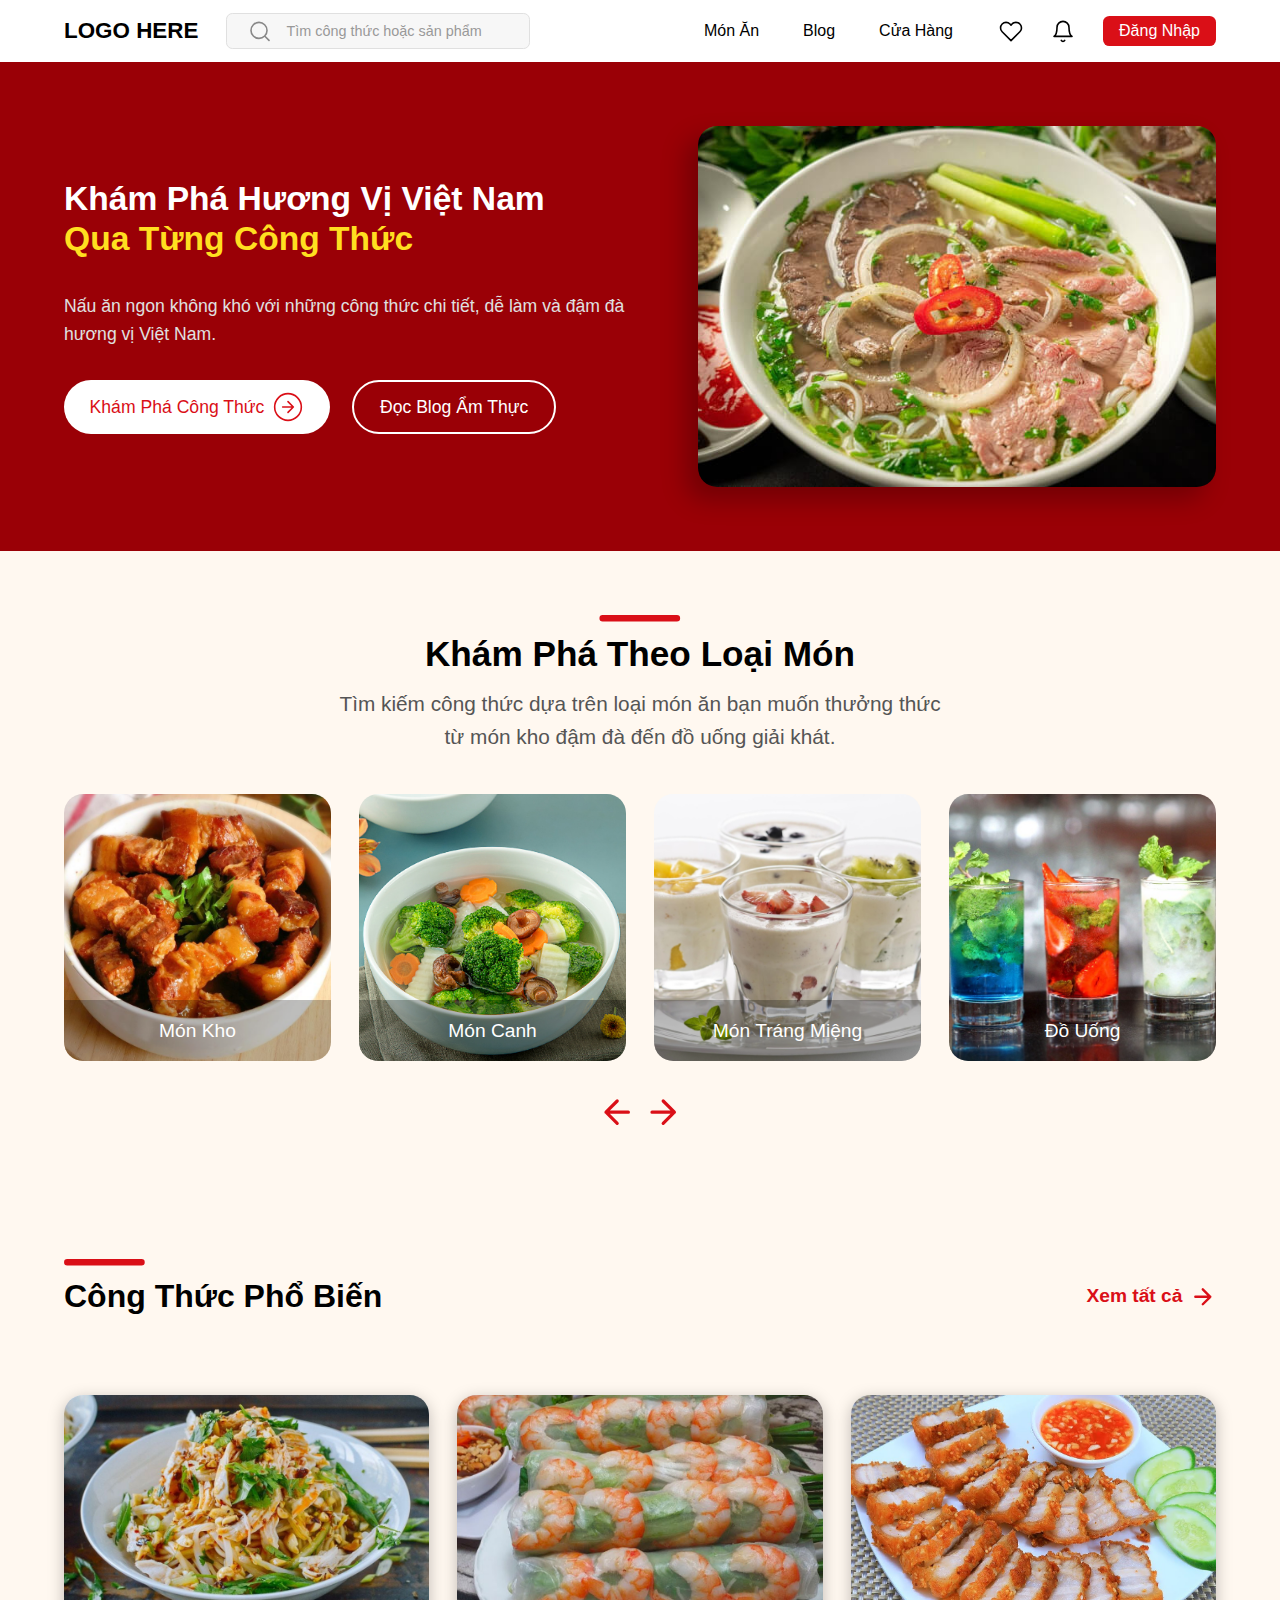
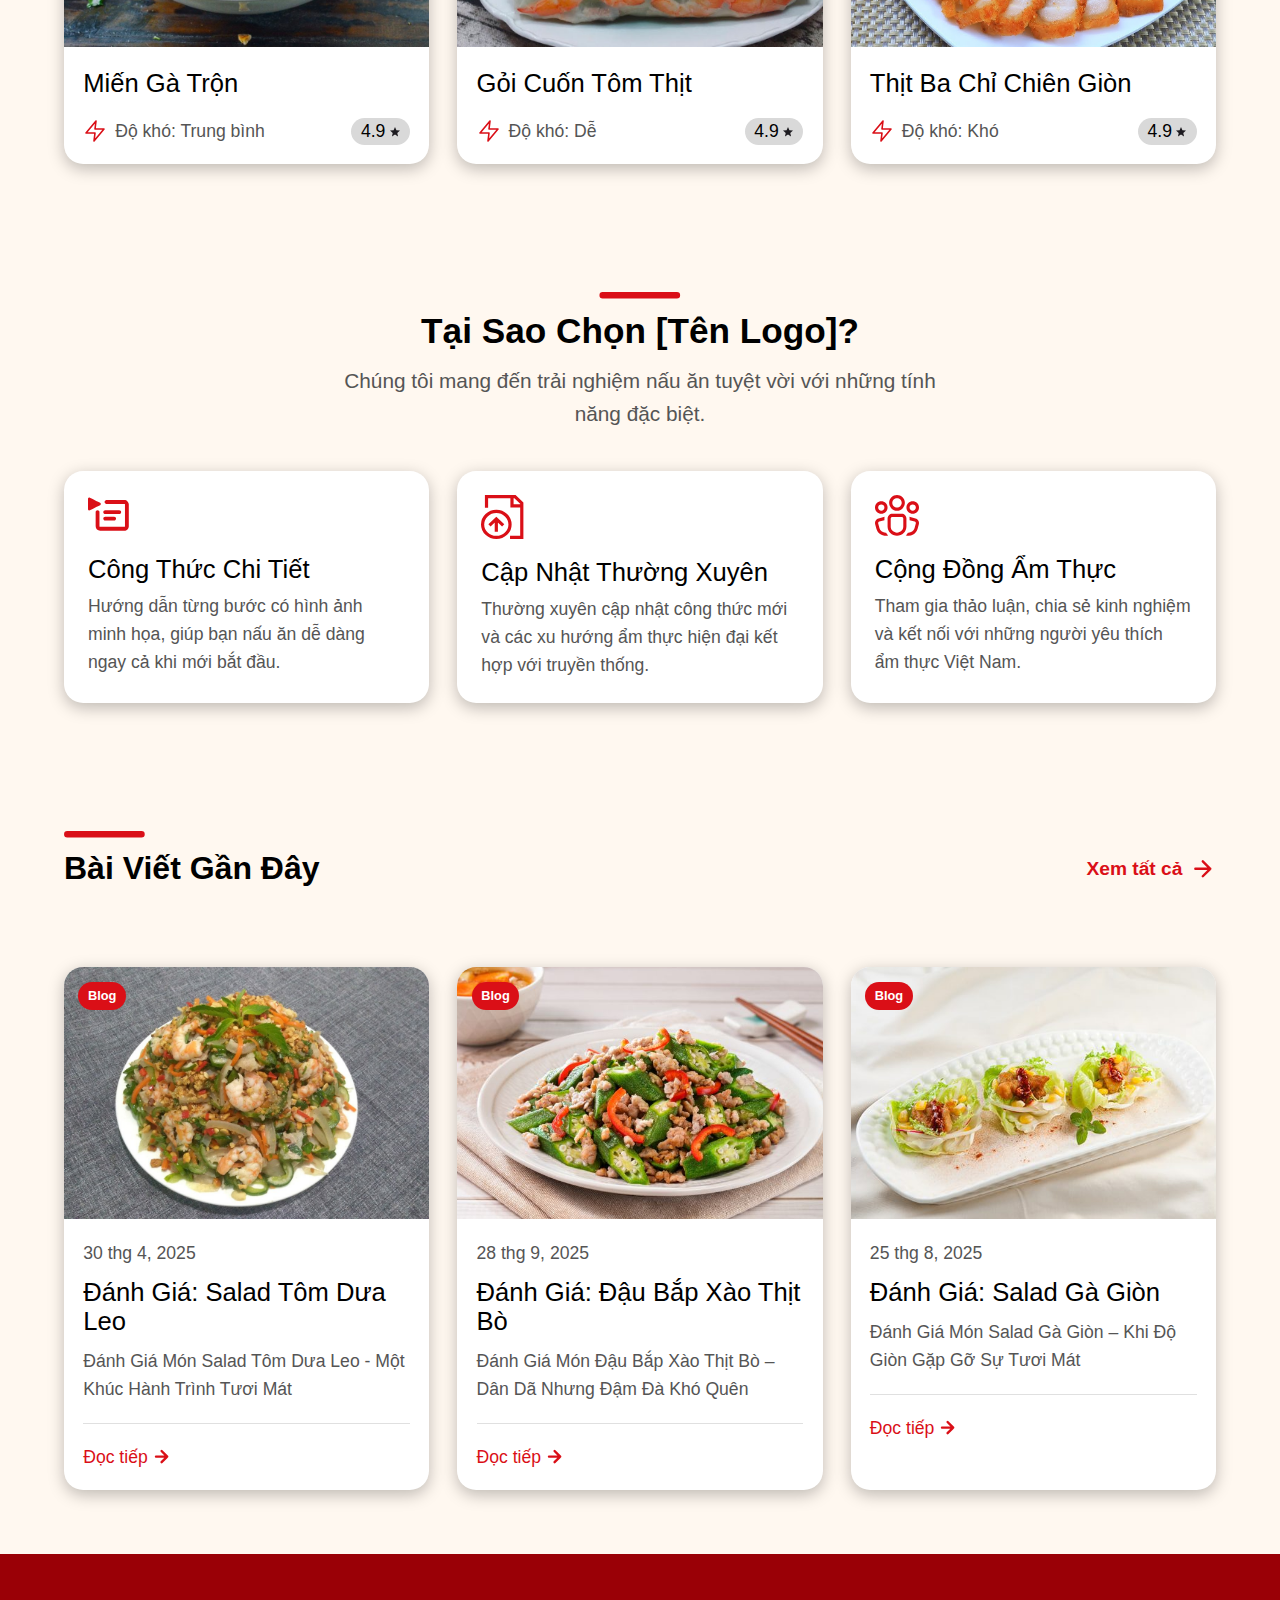
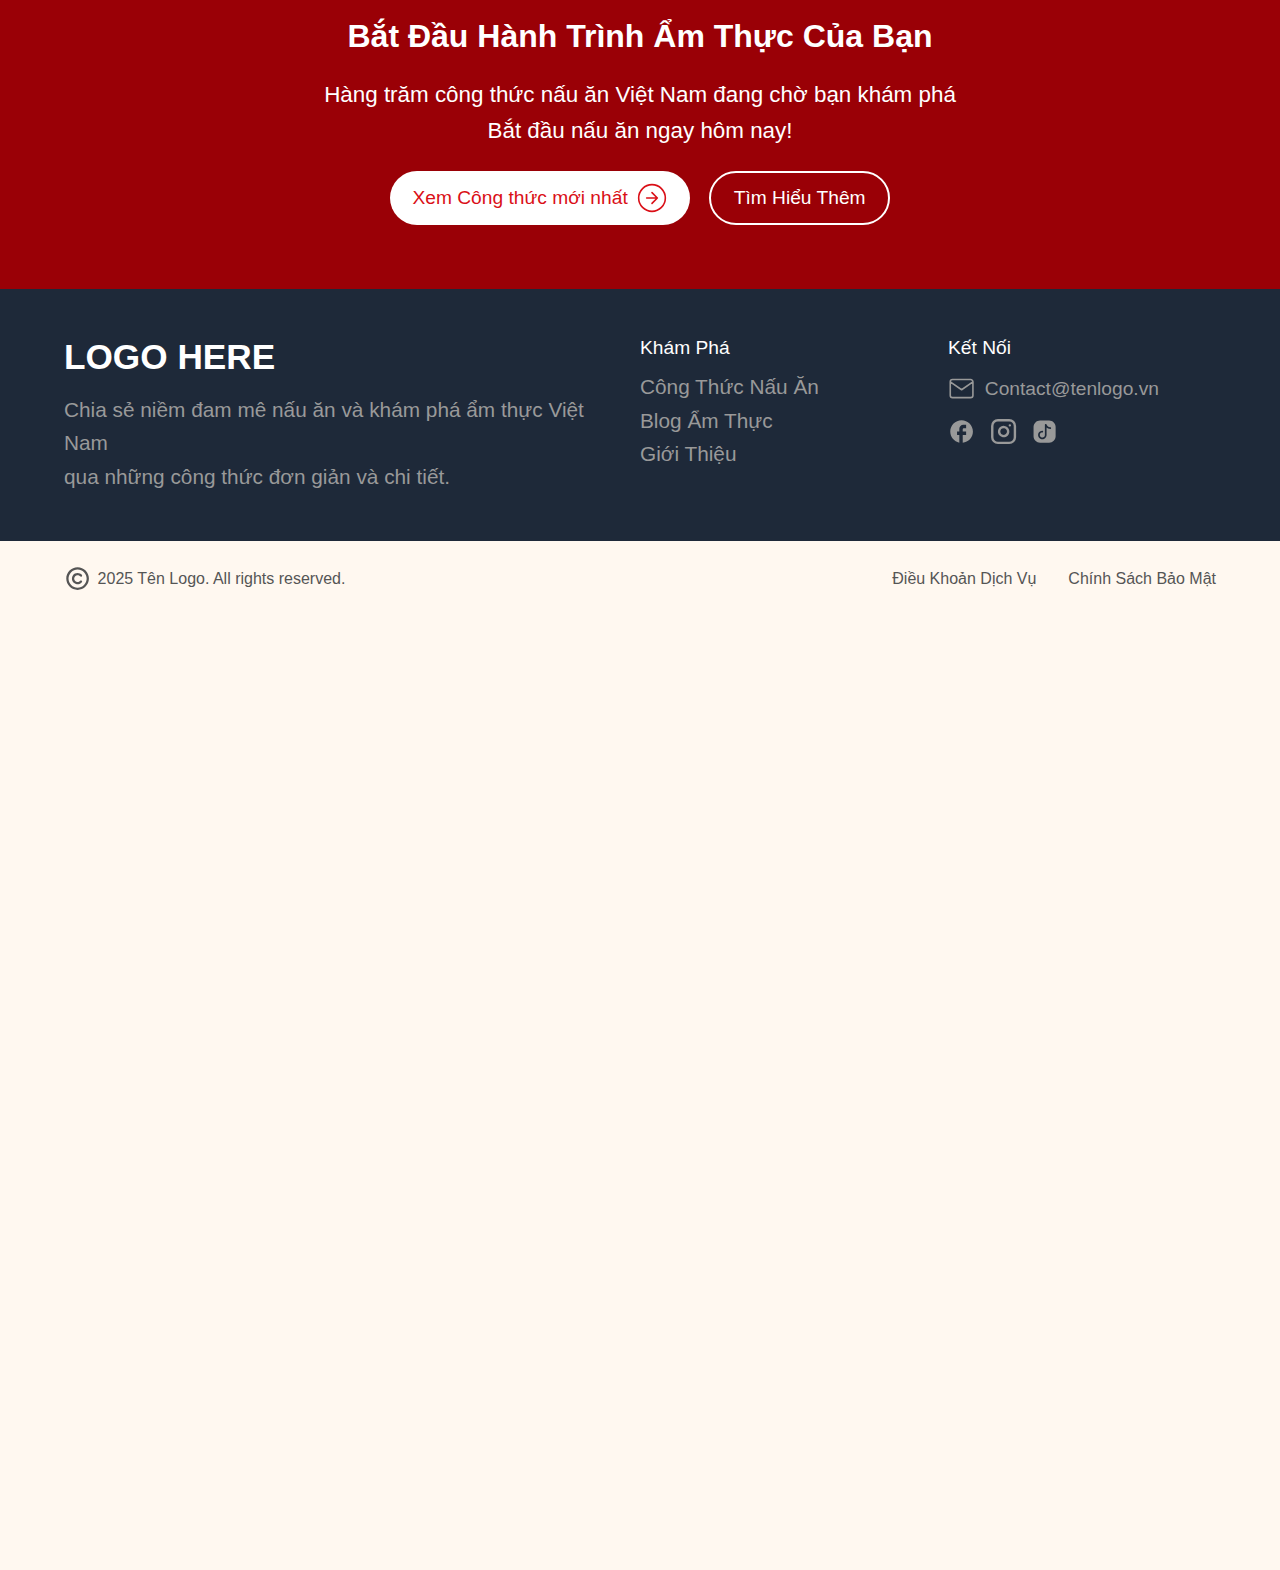
<file: Web/index.html>
<!DOCTYPE html>
<html lang="vi">
<head>
    <meta charset="UTF-8">
    <meta name="viewport" content="width=device-width, initial-scale=1.0">
    <title>Trang Ẩm Thực Việt Nam</title>
    <link rel="stylesheet" href="style.css">
</head>
<body>
    <!-- Header -->
    <header class="header">
        <div class="header-container">
            <div class="logo-search">
                <a href="index.html" class="logo">LOGO HERE</a>
                <div class="search-bar">
                    <svg width="30" height="31" viewBox="0 0 30 31" fill="none" xmlns="http://www.w3.org/2000/svg">
                        <path d="M26.25 26.75L20.8125 21.3125M23.75 14.25C23.75 19.7728 19.2728 24.25 13.75 24.25C8.22715 24.25 3.75 19.7728 3.75 14.25C3.75 8.72715 8.22715 4.25 13.75 4.25C19.2728 4.25 23.75 8.72715 23.75 14.25Z" stroke="#888888" stroke-width="2" stroke-linecap="round" stroke-linejoin="round"></path>
                    </svg>
                    <p>Tìm công thức hoặc sản phẩm</p>
                </div>
            </div>
            <nav class="navigation">
                <a href="dishes.html">Món Ăn</a>
                <a href="blog.html">Blog</a>
                <a href="store.html">Cửa Hàng</a>
            </nav>
            <div class="user-actions">
                <svg width="30" height="31" viewBox="0 0 30 31" fill="none" xmlns="http://www.w3.org/2000/svg">
                    <path d="M26.05 6.26252C25.4116 5.62378 24.6535 5.11708 23.8192 4.77138C22.9849 4.42568 22.0906 4.24774 21.1875 4.24774C20.2844 4.24774 19.3902 4.42568 18.5558 4.77138C17.7215 5.11708 16.9635 5.62378 16.325 6.26252L15 7.58752L13.675 6.26252C12.3854 4.97291 10.6363 4.24841 8.81253 4.24841C6.98874 4.24841 5.23964 4.97291 3.95003 6.26252C2.66041 7.55214 1.93591 9.30123 1.93591 11.125C1.93591 12.9488 2.66041 14.6979 3.95003 15.9875L15 27.0375L26.05 15.9875C26.6888 15.3491 27.1955 14.591 27.5412 13.7567C27.8869 12.9224 28.0648 12.0281 28.0648 11.125C28.0648 10.2219 27.8869 9.32765 27.5412 8.49333C27.1955 7.65901 26.6888 6.90097 26.05 6.26252Z" stroke="black" stroke-width="2" stroke-linecap="round" stroke-linejoin="round"></path>
                </svg>
                <svg width="30" height="31" viewBox="0 0 30 31" fill="none" xmlns="http://www.w3.org/2000/svg">
                    <path d="M17.1625 26.75C16.9427 27.1288 16.6273 27.4433 16.2478 27.6619C15.8683 27.8805 15.438 27.9956 15 27.9956C14.562 27.9956 14.1317 27.8805 13.7522 27.6619C13.3727 27.4433 13.0573 27.1288 12.8375 26.75M22.5 10.5C22.5 8.51088 21.7098 6.60322 20.3033 5.1967C18.8968 3.79018 16.9891 3 15 3C13.0109 3 11.1032 3.79018 9.6967 5.1967C8.29018 6.60322 7.5 8.51088 7.5 10.5C7.5 19.25 3.75 21.75 3.75 21.75H26.25C26.25 21.75 22.5 19.25 22.5 10.5Z" stroke="black" stroke-width="2" stroke-linecap="round" stroke-linejoin="round"></path>
                </svg>
                <div class="login-button">
                    <p>Đăng Nhập</p>
                </div>
            </div>
        </div>
    </header>

    <!-- Hero Section -->
    <section class="hero">
        <div class="hero-container">
            <div class="hero-content">
                <h1>Khám Phá Hương Vị Việt Nam<br><span>Qua Từng Công Thức</span></h1>
                <p>Nấu ăn ngon không khó với những công thức chi tiết, dễ làm và đậm đà <br>hương vị Việt Nam.</p>
                <div class="hero-buttons">
                    <a href="dishes.html" class="primary-button">
                        <p>Khám Phá Công Thức</p>
                        <svg width="40" height="40" viewBox="0 0 40 40" fill="none" xmlns="http://www.w3.org/2000/svg">
                            <path d="M20 26.6667L26.6667 20M26.6667 20L20 13.3333M26.6667 20H13.3333M36.6667 20C36.6667 29.2047 29.2047 36.6667 20 36.6667C10.7952 36.6667 3.33333 29.2047 3.33333 20C3.33333 10.7952 10.7952 3.33333 20 3.33333C29.2047 3.33333 36.6667 10.7952 36.6667 20Z" stroke="#DA0F17" stroke-width="2" stroke-linecap="round" stroke-linejoin="round"></path>
                        </svg>
                    </a>
                    <a href="blog.html" class="secondary-button">
                        <p>Đọc Blog Ẩm Thực</p>
                    </a>
                </div>
            </div>
            <img src="images/rectangle-1.jpeg" alt="Món ăn Việt Nam" class="hero-image">
        </div>
    </section>

    <!-- Explore Section -->
    <section class="explore">
        <div class="explore-container">
            <div class="section-header">
                <svg width="102" height="8" viewBox="0 0 102 8" fill="none" xmlns="http://www.w3.org/2000/svg">
                    <line x1="4.5" y1="4" x2="97.5" y2="4.00001" stroke="#DA0F17" stroke-width="8" stroke-linecap="round"></line>
                </svg>
                <h2>Khám Phá Theo Loại Món</h2>
                <p>Tìm kiếm công thức dựa trên loại món ăn bạn muốn thưởng thức<br>từ món kho đậm đà đến đồ uống giải khát.</p>
            </div>
            <div class="explore-categories">
                <div class="category-item">
                    <img src="images/rectangle-2.jpeg" alt="Món Kho">
                    <div class="category-overlay">
                        <p>Món Kho</p>
                    </div>
                </div>
                <div class="category-item">
                    <img src="images/rectangle-3.png" alt="Món Canh">
                    <div class="category-overlay">
                        <p>Món Canh</p>
                    </div>
                </div>
                <div class="category-item">
                    <img src="images/rectangle-4.png" alt="Món Tráng Miệng">
                    <div class="category-overlay">
                        <p>Món Tráng Miệng</p>
                    </div>
                </div>
                <div class="category-item">
                    <img src="images/rectangle-5.jpeg" alt="Đồ Uống">
                    <div class="category-overlay">
                        <p>Đồ Uống</p>
                    </div>
                </div>
            </div>
            <div class="carousel-controls">
                <svg width="48" height="48" viewBox="0 0 48 48" fill="none" xmlns="http://www.w3.org/2000/svg">
                    <path d="M38 24H10M10 24L24 38M10 24L24 10" stroke="#DA0F17" stroke-width="4" stroke-linecap="round" stroke-linejoin="round"></path>
                </svg>
                <svg width="48" height="48" viewBox="0 0 48 48" fill="none" xmlns="http://www.w3.org/2000/svg">
                    <path d="M10 24H38M38 24L24 10M38 24L24 38" stroke="#DA0F17" stroke-width="4" stroke-linecap="round" stroke-linejoin="round"></path>
                </svg>
            </div>
        </div>
    </section>

    <!-- Popular Recipes Section -->
    <section class="popular-recipes">
        <div class="recipes-container">
            <div class="section-header-1">
                <svg width="101" height="8" viewBox="0 0 101 8" fill="none" xmlns="http://www.w3.org/2000/svg">
                    <line x1="4" y1="4" x2="97" y2="4.00001" stroke="#DA0F17" stroke-width="8" stroke-linecap="round"></line>
                </svg>
                <a href="dishes.html" style="text-decoration: none;" class="section-title">
                    <h2>Công Thức Phổ Biến</h2>
                    <div class="view-all">
                        <p>Xem tất cả</p>
                        <svg width="32" height="32" viewBox="0 0 32 32" fill="none" xmlns="http://www.w3.org/2000/svg">
                            <path d="M6.66669 16H25.3334M25.3334 16L16 6.66669M25.3334 16L16 25.3334" stroke="#DA0F17" stroke-width="3" stroke-linecap="round" stroke-linejoin="round"></path>
                        </svg>
                    </div>
                </a>
            </div>
            <div class="recipes-grid">
                <a href="recipe-detail-1.html" style="text-decoration: none;" class="recipe-card">
                    <img src="images/rectangle-6-2.jpeg" alt="Miến Gà Trộn">
                    <div class="recipe-info">
                        <h3>Miến Gà Trộn</h3>
                        <div class="recipe-details">
                            <div class="difficulty">
                                <svg width="30" height="30" viewBox="0 0 30 30" fill="none" xmlns="http://www.w3.org/2000/svg">
                                    <path d="M16.25 2.5L3.75 17.5H15L13.75 27.5L26.25 12.5H15L16.25 2.5Z" stroke="#DA0F17" stroke-width="2" stroke-linecap="round" stroke-linejoin="round"></path>
                                </svg>
                                <p>Độ khó: Trung bình</p>
                            </div>
                            <div class="rating">
                                <p>4.9</p>
                                <svg width="15" height="16" viewBox="0 0 15 16" fill="none" xmlns="http://www.w3.org/2000/svg">
                                    <path d="M3.64062 14.25L4.65625 9.85938L1.25 6.90625L5.75 6.51562L7.5 2.375L9.25 6.51562L13.75 6.90625L10.3438 9.85938L11.3594 14.25L7.5 11.9219L3.64062 14.25Z" fill="#1D1B20"></path>
                                </svg>
                            </div>
                        </div>
                    </div>
                </a>
                <a href="recipe-detail-2.html" style="text-decoration: none;" class="recipe-card">
                    <img src="images/rectangle-6.png" alt="Gỏi Cuốn Tôm Thịt">
                    <div class="recipe-info">
                        <h3>Gỏi Cuốn Tôm Thịt</h3>
                        <div class="recipe-details">
                            <div class="difficulty">
                                <svg width="30" height="30" viewBox="0 0 30 30" fill="none" xmlns="http://www.w3.org/2000/svg">
                                    <path d="M16.25 2.5L3.75 17.5H15L13.75 27.5L26.25 12.5H15L16.25 2.5Z" stroke="#DA0F17" stroke-width="2" stroke-linecap="round" stroke-linejoin="round"></path>
                                </svg>
                                <p>Độ khó: Dễ</p>
                            </div>
                            <div class="rating">
                                <p>4.9</p>
                                <svg width="15" height="16" viewBox="0 0 15 16" fill="none" xmlns="http://www.w3.org/2000/svg">
                                    <path d="M3.64062 14.25L4.65625 9.85938L1.25 6.90625L5.75 6.51562L7.5 2.375L9.25 6.51562L13.75 6.90625L10.3438 9.85938L11.3594 14.25L7.5 11.9219L3.64062 14.25Z" fill="#1D1B20"></path>
                                </svg>
                            </div>
                        </div>
                    </div>
                </a>
                <a href="recipe-detail-3.html" style="text-decoration: none;" class="recipe-card">
                    <img src="images/rectangle-6-3.jpeg" alt="Thịt Ba Chỉ Chiên Giòn">
                    <div class="recipe-info">
                        <h3>Thịt Ba Chỉ Chiên Giòn</h3>
                        <div class="recipe-details">
                            <div class="difficulty">
                                <svg width="30" height="30" viewBox="0 0 30 30" fill="none" xmlns="http://www.w3.org/2000/svg">
                                    <path d="M16.25 2.5L3.75 17.5H15L13.75 27.5L26.25 12.5H15L16.25 2.5Z" stroke="#DA0F17" stroke-width="2" stroke-linecap="round" stroke-linejoin="round"></path>
                                </svg>
                                <p>Độ khó: Khó</p>
                            </div>
                            <div class="rating">
                                <p>4.9</p>
                                <svg width="15" height="16" viewBox="0 0 15 16" fill="none" xmlns="http://www.w3.org/2000/svg">
                                    <path d="M3.64062 14.25L4.65625 9.85938L1.25 6.90625L5.75 6.51562L7.5 2.375L9.25 6.51562L13.75 6.90625L10.3438 9.85938L11.3594 14.25L7.5 11.9219L3.64062 14.25Z" fill="#1D1B20"></path>
                                </svg>
                            </div>
                        </div>
                    </div>
                </a>
            </div>
        </div>
    </section>

    <!-- Why Choose Section -->
    <section class="why-choose">
        <div class="why-choose-container">
            <div class="section-header">
                <svg width="102" height="8" viewBox="0 0 102 8" fill="none" xmlns="http://www.w3.org/2000/svg">
                    <line x1="4.5" y1="4" x2="97.5" y2="4.00001" stroke="#DA0F17" stroke-width="8" stroke-linecap="round"></line>
                </svg>
                <h2>Tại Sao Chọn [Tên Logo]?</h2>
                <p>Chúng tôi mang đến trải nghiệm nấu ăn tuyệt vời với những tính năng đặc biệt.</p>
            </div>
            <div class="features-grid">
                <div class="feature-card">
                    <svg width="51" height="51" viewBox="0 0 51 51" fill="none" xmlns="http://www.w3.org/2000/svg">
                        <path fill-rule="evenodd" clip-rule="evenodd" d="M0 13.1644V17.7162C0.00027964 17.9881 0.0701416 18.2555 0.202938 18.4928C0.335735 18.7301 0.52705 18.9295 0.758678 19.072C0.990306 19.2145 1.25454 19.2953 1.52625 19.3069C1.79795 19.3184 2.06808 19.2602 2.31094 19.1378L5.13506 17.7162L6.33675 17.1106L6.375 17.0914L10.8503 14.8347L11.0734 14.7199L13.1835 13.6585L15.1056 12.6895C15.3691 12.5567 15.5906 12.3533 15.7453 12.102C15.9001 11.8507 15.982 11.5614 15.982 11.2663C15.982 10.9712 15.9001 10.6818 15.7453 10.4305C15.5906 10.1793 15.3691 9.97588 15.1056 9.84306L13.1835 8.87087L11.0734 7.80943L10.8503 7.69468L6.375 5.43793L6.33675 5.42199L5.13506 4.81637L2.31094 3.39156C2.06808 3.26918 1.79795 3.21098 1.52625 3.2225C1.25454 3.23402 0.990306 3.31487 0.758678 3.45736C0.52705 3.59985 0.335735 3.79924 0.202938 4.03656C0.0701416 4.27388 0.00027964 4.54123 0 4.81318L0 13.1644ZM23.1094 6.37506C22.4753 6.37506 21.8673 6.62692 21.4189 7.07525C20.9706 7.52358 20.7188 8.13165 20.7188 8.76568C20.7188 9.39971 20.9706 10.0078 21.4189 10.4561C21.8673 10.9044 22.4753 11.1563 23.1094 11.1563H45.4219C45.6332 11.1563 45.8359 11.2403 45.9854 11.3897C46.1348 11.5391 46.2188 11.7418 46.2188 11.9532V39.0469C46.2188 39.2583 46.1348 39.461 45.9854 39.6104C45.8359 39.7599 45.6332 39.8438 45.4219 39.8438H15.1406C14.9293 39.8438 14.7266 39.7599 14.5771 39.6104C14.4277 39.461 14.3438 39.2583 14.3438 39.0469V21.5284C14.3438 20.8944 14.0919 20.2863 13.6436 19.838C13.1952 19.3897 12.5872 19.1378 11.9531 19.1378C11.3191 19.1378 10.711 19.3897 10.2627 19.838C9.81437 20.2863 9.5625 20.8944 9.5625 21.5284V39.0469C9.5625 42.1261 12.0615 44.6251 15.1406 44.6251H45.4219C46.9013 44.6251 48.3201 44.0374 49.3662 42.9913C50.4123 41.9452 51 40.5263 51 39.0469V11.9532C51 10.4738 50.4123 9.05495 49.3662 8.00885C48.3201 6.96275 46.9013 6.37506 45.4219 6.37506H23.1094ZM21.5156 19.1251C20.8816 19.1251 20.2735 19.3769 19.8252 19.8253C19.3769 20.2736 19.125 20.8816 19.125 21.5157C19.125 22.1497 19.3769 22.7578 19.8252 23.2061C20.2735 23.6544 20.8816 23.9063 21.5156 23.9063H39.0469C39.6809 23.9063 40.289 23.6544 40.7373 23.2061C41.1856 22.7578 41.4375 22.1497 41.4375 21.5157C41.4375 20.8816 41.1856 20.2736 40.7373 19.8253C40.289 19.3769 39.6809 19.1251 39.0469 19.1251H21.5156ZM19.125 29.4844C19.125 28.8504 19.3769 28.2423 19.8252 27.794C20.2735 27.3457 20.8816 27.0938 21.5156 27.0938H32.6719C33.3059 27.0938 33.914 27.3457 34.3623 27.794C34.8106 28.2423 35.0625 28.8504 35.0625 29.4844C35.0625 30.1185 34.8106 30.7265 34.3623 31.1749C33.914 31.6232 33.3059 31.8751 32.6719 31.8751H21.5156C20.8816 31.8751 20.2735 31.6232 19.8252 31.1749C19.3769 30.7265 19.125 30.1185 19.125 29.4844Z" fill="#DA0F17"></path>
                    </svg>
                    <h3>Công Thức Chi Tiết</h3>
                    <p>Hướng dẫn từng bước có hình ảnh minh họa, giúp bạn nấu ăn dễ dàng ngay cả khi mới bắt đầu.</p>
                </div>
                <div class="feature-card">
                    <svg width="53" height="55" viewBox="0 0 53 55" fill="none" xmlns="http://www.w3.org/2000/svg">
                        <path d="M6.8951 15.9091V2H42.425L51 10.1136V53H36.3M38.75 2V13.5909H51M10.575 37.9318L19.15 29.8182L27.725 37.9318M19.15 30.9773V46.0455M19.15 53C23.6985 53 28.0606 51.2903 31.2769 48.2471C34.4931 45.2039 36.3 41.0765 36.3 36.7727C36.3 32.469 34.4931 28.3415 31.2769 25.2983C28.0606 22.2551 23.6985 20.5455 19.15 20.5455C14.6015 20.5455 10.2394 22.2551 7.02312 25.2983C3.80687 28.3415 2 32.469 2 36.7727C2 41.0765 3.80687 45.2039 7.02312 48.2471C10.2394 51.2903 14.6015 53 19.15 53Z" stroke="#DA0F17" stroke-width="4"></path>
                    </svg>
                    <h3>Cập Nhật Thường Xuyên</h3>
                    <p>Thường xuyên cập nhật công thức mới và các xu hướng ẩm thực hiện đại kết hợp với truyền thống.</p>
                </div>
                <div class="feature-card">
                    <svg width="55" height="51" viewBox="0 0 55 51" fill="none" xmlns="http://www.w3.org/2000/svg">
                        <path d="M27.5 3.92308C26.7261 3.92308 25.9599 4.07529 25.2449 4.37102C24.5299 4.66675 23.8803 5.1002 23.3331 5.64664C22.7859 6.19308 22.3519 6.84179 22.0557 7.55575C21.7596 8.2697 21.6071 9.03491 21.6071 9.80769C21.6071 10.5805 21.7596 11.3457 22.0557 12.0596C22.3519 12.7736 22.7859 13.4223 23.3331 13.9687C23.8803 14.5152 24.5299 14.9486 25.2449 15.2444C25.9599 15.5401 26.7261 15.6923 27.5 15.6923C29.0629 15.6923 30.5618 15.0723 31.6669 13.9687C32.772 12.8652 33.3929 11.3684 33.3929 9.80769C33.3929 8.24699 32.772 6.75022 31.6669 5.64664C30.5618 4.54306 29.0629 3.92308 27.5 3.92308ZM17.6786 9.80769C17.6786 7.20653 18.7133 4.71191 20.5552 2.87261C22.3971 1.03331 24.8952 0 27.5 0C30.1048 0 32.6029 1.03331 34.4448 2.87261C36.2867 4.71191 37.3214 7.20653 37.3214 9.80769C37.3214 12.4089 36.2867 14.9035 34.4448 16.7428C32.6029 18.5821 30.1048 19.6154 27.5 19.6154C24.8952 19.6154 22.3971 18.5821 20.5552 16.7428C18.7133 14.9035 17.6786 12.4089 17.6786 9.80769ZM11.7857 29.4231C11.7883 28.7065 11.8617 28.0134 12.0057 27.3438L4.36857 29.3838C3.62094 29.5841 2.92014 29.9295 2.30621 30.4003C1.69228 30.8711 1.17725 31.4581 0.790536 32.1277C0.403824 32.7973 0.153009 33.5364 0.0524184 34.3028C-0.0481722 35.0692 0.0034332 35.848 0.204286 36.5945L1.72857 42.279C2.13839 43.8043 2.85141 45.2316 3.82518 46.476C4.79895 47.7203 6.01355 48.7563 7.39663 49.5221C8.7797 50.2879 10.303 50.7679 11.8757 50.9335C13.4484 51.0991 15.0385 50.9469 16.5511 50.4861C15.5004 49.4683 14.5972 48.309 13.8679 47.0416C12.0172 47.22 10.1631 46.7373 8.6353 45.6792C7.10747 44.6211 6.00489 43.0563 5.52357 41.2629L3.99536 35.5745C3.86103 35.0719 3.93207 34.5367 4.19287 34.0864C4.45367 33.6362 4.88286 33.3078 5.38607 33.1735L11.7857 31.4631V29.4231ZM38.8379 50.5998L38.445 50.49C39.4939 49.47 40.4014 48.3127 41.1321 47.0416C42.9828 47.22 44.8369 46.7373 46.3647 45.6792C47.8925 44.6211 48.9951 43.0563 49.4764 41.2629L51.0007 35.5745C51.1352 35.0725 51.0647 34.5377 50.8047 34.0875C50.5447 33.6374 50.1164 33.3087 49.6139 33.1735L43.2143 31.4631V29.4231C43.2117 28.7065 43.1383 28.0134 42.9943 27.3438L50.6275 29.3838C51.3755 29.5837 52.0767 29.9288 52.6911 30.3994C53.3054 30.87 53.8209 31.4569 54.208 32.1266C54.5951 32.7962 54.8463 33.5355 54.9471 34.3021C55.0479 35.0687 54.9965 35.8477 54.7957 36.5945L53.2714 42.279C52.4613 45.2929 50.4857 47.8621 47.779 49.4217C45.0724 50.9813 41.8563 51.4076 38.8379 50.5998ZM3.92857 15.6923C3.92857 14.6518 4.34247 13.654 5.07922 12.9183C5.81597 12.1826 6.81522 11.7692 7.85714 11.7692C8.89907 11.7692 9.89831 12.1826 10.6351 12.9183C11.3718 13.654 11.7857 14.6518 11.7857 15.6923C11.7857 16.7328 11.3718 17.7306 10.6351 18.4663C9.89831 19.2021 8.89907 19.6154 7.85714 19.6154C6.81522 19.6154 5.81597 19.2021 5.07922 18.4663C4.34247 17.7306 3.92857 16.7328 3.92857 15.6923ZM7.85714 7.84615C5.7733 7.84615 3.7748 8.6728 2.3013 10.1442C0.827804 11.6157 0 13.6114 0 15.6923C0 17.7732 0.827804 19.7689 2.3013 21.2404C3.7748 22.7118 5.7733 23.5385 7.85714 23.5385C9.94099 23.5385 11.9395 22.7118 13.413 21.2404C14.8865 19.7689 15.7143 17.7732 15.7143 15.6923C15.7143 13.6114 14.8865 11.6157 13.413 10.1442C11.9395 8.6728 9.94099 7.84615 7.85714 7.84615ZM47.1429 11.7692C46.1009 11.7692 45.1017 12.1826 44.3649 12.9183C43.6282 13.654 43.2143 14.6518 43.2143 15.6923C43.2143 16.7328 43.6282 17.7306 44.3649 18.4663C45.1017 19.2021 46.1009 19.6154 47.1429 19.6154C48.1848 19.6154 49.184 19.2021 49.9208 18.4663C50.6575 17.7306 51.0714 16.7328 51.0714 15.6923C51.0714 14.6518 50.6575 13.654 49.9208 12.9183C49.184 12.1826 48.1848 11.7692 47.1429 11.7692ZM39.2857 15.6923C39.2857 13.6114 40.1135 11.6157 41.587 10.1442C43.0605 8.6728 45.059 7.84615 47.1429 7.84615C49.2267 7.84615 51.2252 8.6728 52.6987 10.1442C54.1722 11.6157 55 13.6114 55 15.6923C55 17.7732 54.1722 19.7689 52.6987 21.2404C51.2252 22.7118 49.2267 23.5385 47.1429 23.5385C45.059 23.5385 43.0605 22.7118 41.587 21.2404C40.1135 19.7689 39.2857 17.7732 39.2857 15.6923ZM21.6071 23.5385C20.0443 23.5385 18.5454 24.1584 17.4403 25.262C16.3351 26.3656 15.7143 27.8624 15.7143 29.4231V39.2308C15.7143 42.3522 16.956 45.3457 19.1662 47.5529C21.3765 49.76 24.3742 51 27.5 51C30.6258 51 33.6235 49.76 35.8338 47.5529C38.044 45.3457 39.2857 42.3522 39.2857 39.2308V29.4231C39.2857 27.8624 38.6649 26.3656 37.5597 25.262C36.4546 24.1584 34.9557 23.5385 33.3929 23.5385H21.6071ZM19.6429 29.4231C19.6429 28.9028 19.8498 28.4039 20.2182 28.0361C20.5866 27.6682 21.0862 27.4615 21.6071 27.4615H33.3929C33.9138 27.4615 34.4134 27.6682 34.7818 28.0361C35.1502 28.4039 35.3571 28.9028 35.3571 29.4231V39.2308C35.3571 41.3117 34.5293 43.3074 33.0558 44.7788C31.5823 46.2503 29.5838 47.0769 27.5 47.0769C25.4162 47.0769 23.4177 46.2503 21.9442 44.7788C20.4707 43.3074 19.6429 41.3117 19.6429 39.2308V29.4231Z" fill="#DA0F17"></path>
                    </svg>
                    <h3>Cộng Đồng Ẩm Thực</h3>
                    <p>Tham gia thảo luận, chia sẻ kinh nghiệm và kết nối với những người yêu thích ẩm thực Việt Nam.</p>
                </div>
            </div>
        </div>
    </section>

    <!-- Recent Posts Section -->
    <section class="recent-posts">
        <div class="posts-container">
            <div class="section-header-1">
                <svg width="101" height="8" viewBox="0 0 101 8" fill="none" xmlns="http://www.w3.org/2000/svg">
                    <line x1="4" y1="4" x2="97" y2="4.00001" stroke="#DA0F17" stroke-width="8" stroke-linecap="round"></line>
                </svg>
                <div class="section-title">
                    <h2>Bài Viết Gần Đây</h2>
                    <a href="blog.html" style="text-decoration: none;" class="view-all">
                        <p>Xem tất cả</p>
                        <svg width="32" height="32" viewBox="0 0 32 32" fill="none" xmlns="http://www.w3.org/2000/svg">
                            <path d="M6.66669 16.0001H25.3334M25.3334 16.0001L16 6.66675M25.3334 16.0001L16 25.3334" stroke="#DA0F17" stroke-width="3" stroke-linecap="round" stroke-linejoin="round"></path>
                        </svg>
                    </a>
                </div>
            </div>
            <div class="posts-grid">
                <a href="blog-detail-1.html" style="text-decoration: none;" class="post-card">
                    <div class="post-image" style="background-image: url('images/frame-45.jpeg');">
                        <div class="blog-tag">
                            <p>Blog</p>
                        </div>
                    </div>
                    <div class="post-content">
                        <div class="post-date">
                            <p>30 thg 4, 2025</p>
                        </div>
                        <h3>Đánh Giá: Salad Tôm Dưa Leo</h3>
                        <p>Đánh Giá Món Salad Tôm Dưa Leo - Một Khúc Hành Trình Tươi Mát</p>
                        <div class="post-divider"></div>
                        <div class="read-more">
                            <p>Đọc tiếp</p>
                            <svg width="24" height="24" viewBox="0 0 24 24" fill="none" xmlns="http://www.w3.org/2000/svg">
                                <path d="M5 12H19M19 12L12 5M19 12L12 19" stroke="#DA0F17" stroke-width="3" stroke-linecap="round" stroke-linejoin="round"></path>
                            </svg>
                        </div>
                    </div>
                </a>
                <a href="blog-detail-2.html" style="text-decoration: none;" class="post-card">
                    <div class="post-image" style="background-image: url('images/frame-46.jpeg');">
                        <div class="blog-tag">
                            <p>Blog</p>
                        </div>
                    </div>
                    <div class="post-content">
                        <div class="post-date">
                            <p>28 thg 9, 2025</p>
                        </div>
                        <h3>Đánh Giá: Đậu Bắp Xào Thịt Bò</h3>
                        <p>Đánh Giá Món Đậu Bắp Xào Thịt Bò – Dân Dã Nhưng Đậm Đà Khó Quên</p>
                        <div class="post-divider"></div>
                        <div class="read-more">
                            <p>Đọc tiếp</p>
                            <svg width="24" height="24" viewBox="0 0 24 24" fill="none" xmlns="http://www.w3.org/2000/svg">
                                <path d="M5 12H19M19 12L12 5M19 12L12 19" stroke="#DA0F17" stroke-width="3" stroke-linecap="round" stroke-linejoin="round"></path>
                            </svg>
                        </div>
                    </div>
                </a>
                <a href="blog-detail-3.html" style="text-decoration: none;" class="post-card">
                    <div class="post-image" style="background-image: url('images/frame-47.jpeg');">
                        <div class="blog-tag">
                            <p>Blog</p>
                        </div>
                    </div>
                    <div class="post-content">
                        <div class="post-date">
                            <p>25 thg 8, 2025</p>
                        </div>
                        <h3>Đánh Giá: Salad Gà Giòn</h3>
                        <p>Đánh Giá Món Salad Gà Giòn – Khi Độ Giòn Gặp Gỡ Sự Tươi Mát</p>
                        <div class="post-divider"></div>
                        <div class="read-more">
                            <p>Đọc tiếp</p>
                            <svg width="24" height="24" viewBox="0 0 24 24" fill="none" xmlns="http://www.w3.org/2000/svg">
                                <path d="M5 12H19M19 12L12 5M19 12L12 19" stroke="#DA0F17" stroke-width="3" stroke-linecap="round" stroke-linejoin="round"></path>
                            </svg>
                        </div>
                    </div>
                </a>
            </div>
        </div>
    </section>

    <!-- CTA Section -->
    <section class="cta">
        <div class="cta-container">
            <h2>Bắt Đầu Hành Trình Ẩm Thực Của Bạn</h2>
            <p>Hàng trăm công thức nấu ăn Việt Nam đang chờ bạn khám phá<br>Bắt đầu nấu ăn ngay hôm nay!</p>
            <div class="cta-buttons">
                <a href="dishes.html" style="text-decoration: none;" class="primary-button">
                    <p>Xem Công thức mới nhất</p>
                    <svg width="40" height="40" viewBox="0 0 40 40" fill="none" xmlns="http://www.w3.org/2000/svg">
                        <path d="M20 26.6666L26.6667 19.9999M26.6667 19.9999L20 13.3333M26.6667 19.9999H13.3333M36.6667 19.9999C36.6667 29.2047 29.2048 36.6666 20 36.6666C10.7953 36.6666 3.33334 29.2047 3.33334 19.9999C3.33334 10.7952 10.7953 3.33325 20 3.33325C29.2048 3.33325 36.6667 10.7952 36.6667 19.9999Z" stroke="#DA0F17" stroke-width="2" stroke-linecap="round" stroke-linejoin="round"></path>
                    </svg>
                </a>
                <div class="secondary-button">
                    <p>Tìm Hiểu Thêm</p>
                </div>
            </div>
        </div>
    </section>

    <!-- Footer -->
    <footer class="footer">
        <div class="footer-container">
            <div class="footer-info">
                <h3>LOGO HERE</h3>
                <p>Chia sẻ niềm đam mê nấu ăn và khám phá ẩm thực Việt Nam<br>qua những công thức đơn giản và chi tiết.</p>
            </div>
            <div class="footer-links">
                <h4>Khám Phá</h4>
                <p>Công Thức Nấu Ăn</p>
                <p>Blog Ẩm Thực</p>
                <p>Giới Thiệu</p>
            </div>
            <div class="footer-contact">
                <h4>Kết Nối</h4>
                <div class="contact-item">
                    <svg width="34" height="34" viewBox="0 0 34 34" fill="none" xmlns="http://www.w3.org/2000/svg">
                        <path d="M31.1666 8.50008C31.1666 6.94175 29.8916 5.66675 28.3333 5.66675H5.66665C4.10831 5.66675 2.83331 6.94175 2.83331 8.50008M31.1666 8.50008V25.5001C31.1666 27.0584 29.8916 28.3334 28.3333 28.3334H5.66665C4.10831 28.3334 2.83331 27.0584 2.83331 25.5001V8.50008M31.1666 8.50008L17 18.4167L2.83331 8.50008" stroke="#999999" stroke-width="2" stroke-linecap="round" stroke-linejoin="round"></path>
                    </svg>
                    <p>Contact@tenlogo.vn</p>
                </div>
                <div class="social-icons">
                    <svg width="34" height="34" viewBox="0 0 34 34" fill="none" xmlns="http://www.w3.org/2000/svg">
                        <path d="M31.1666 16.9999C31.1666 9.17992 24.82 2.83325 17 2.83325C9.17998 2.83325 2.83331 9.17992 2.83331 16.9999C2.83331 23.8566 7.70665 29.5658 14.1666 30.8832V21.2499H11.3333V16.9999H14.1666V13.4583C14.1666 10.7241 16.3908 8.49992 19.125 8.49992H22.6666V12.7499H19.8333C19.0541 12.7499 18.4166 13.3874 18.4166 14.1666V16.9999H22.6666V21.2499H18.4166V31.0958C25.5708 30.3874 31.1666 24.3524 31.1666 16.9999Z" fill="#999999"></path>
                    </svg>
                    <svg width="34" height="34" viewBox="0 0 34 34" fill="none" xmlns="http://www.w3.org/2000/svg">
                        <path d="M24.7916 9.20825H24.8058M9.91665 2.83325H24.0833C27.9953 2.83325 31.1666 6.00457 31.1666 9.91659V24.0833C31.1666 27.9953 27.9953 31.1666 24.0833 31.1666H9.91665C6.00463 31.1666 2.83331 27.9953 2.83331 24.0833V9.91659C2.83331 6.00457 6.00463 2.83325 9.91665 2.83325ZM22.6666 16.1074C22.8415 17.2864 22.6401 18.4906 22.0911 19.5485C21.5422 20.6065 20.6736 21.4644 19.6089 22.0003C18.5443 22.5362 17.3378 22.7227 16.161 22.5333C14.9842 22.344 13.8971 21.7884 13.0543 20.9456C12.2115 20.1028 11.6559 19.0157 11.4666 17.8389C11.2772 16.6621 11.4637 15.4556 11.9996 14.3909C12.5355 13.3263 13.3934 12.4577 14.4514 11.9088C15.5093 11.3598 16.7135 11.1584 17.8925 11.3333C19.0951 11.5116 20.2085 12.072 21.0682 12.9317C21.9279 13.7914 22.4883 14.9048 22.6666 16.1074Z" stroke="#999999" stroke-width="3" stroke-linecap="round" stroke-linejoin="round"></path>
                    </svg>
                    <svg width="34" height="34" viewBox="0 0 34 34" fill="none" xmlns="http://www.w3.org/2000/svg">
                        <path fill-rule="evenodd" clip-rule="evenodd" d="M22.6667 30.8125C24.8271 30.8125 26.899 29.9543 28.4266 28.4266C29.9543 26.899 30.8125 24.8271 30.8125 22.6667V11.3333C30.8125 9.17292 29.9543 7.101 28.4266 5.57336C26.899 4.04572 24.8271 3.1875 22.6667 3.1875H11.3333C9.17292 3.1875 7.101 4.04572 5.57336 5.57336C4.04572 7.101 3.1875 9.17292 3.1875 11.3333V22.6667C3.1875 24.8271 4.04572 26.899 5.57336 28.4266C7.101 29.9543 9.17292 30.8125 11.3333 30.8125H22.6667ZM19.4239 8.16425C19.3438 7.92546 19.1814 7.72292 18.9657 7.59275C18.7501 7.46259 18.4952 7.41328 18.2465 7.45361C17.9979 7.49395 17.7717 7.6213 17.6082 7.81296C17.4448 8.00462 17.3547 8.24811 17.3542 8.5V21.25C17.3542 21.8804 17.1672 22.4967 16.817 23.0209C16.4667 23.5451 15.9689 23.9536 15.3865 24.1949C14.804 24.4361 14.1631 24.4992 13.5448 24.3763C12.9265 24.2533 12.3585 23.9497 11.9128 23.5039C11.467 23.0581 11.1634 22.4902 11.0404 21.8719C10.9174 21.2535 10.9805 20.6126 11.2218 20.0302C11.4631 19.4478 11.8716 18.9499 12.3958 18.5997C12.92 18.2494 13.5362 18.0625 14.1667 18.0625C14.4485 18.0625 14.7187 17.9506 14.918 17.7513C15.1172 17.552 15.2292 17.2818 15.2292 17C15.2292 16.7182 15.1172 16.448 14.918 16.2487C14.7187 16.0494 14.4485 15.9375 14.1667 15.9375C13.116 15.9375 12.0888 16.2491 11.2152 16.8328C10.3416 17.4166 9.66065 18.2463 9.25856 19.217C8.85647 20.1877 8.75126 21.2559 8.95625 22.2864C9.16123 23.3169 9.6672 24.2635 10.4102 25.0065C11.1531 25.7495 12.0997 26.2554 13.1302 26.4604C14.1608 26.6654 15.2289 26.5602 16.1997 26.1581C17.1704 25.756 18.0001 25.0751 18.5838 24.2015C19.1676 23.3278 19.4792 22.3007 19.4792 21.25V11.9822C20.5658 12.9908 22.0957 13.8125 24.0833 13.8125C24.3651 13.8125 24.6354 13.7006 24.8346 13.5013C25.0339 13.302 25.1458 13.0318 25.1458 12.75C25.1458 12.4682 25.0339 12.198 24.8346 11.9987C24.6354 11.7994 24.3651 11.6875 24.0833 11.6875C22.7063 11.6875 21.6594 11.1208 20.8831 10.3856C20.0898 9.63192 19.6109 8.72383 19.4239 8.16425Z" fill="#999999"></path>
                    </svg>
                </div>
            </div>
        </div>
    </footer>

    <!-- Copyright -->
    <div class="copyright">
        <div class="copyright-container">
            <div class="copyright-info">
                <svg width="34" height="34" viewBox="0 0 34 34" fill="none" xmlns="http://www.w3.org/2000/svg">
                    <path d="M17 2.83325C24.8242 2.83325 31.1666 9.17567 31.1666 16.9999C31.1666 24.8242 24.8242 31.1666 17 31.1666C9.17573 31.1666 2.83331 24.8242 2.83331 16.9999C2.83331 9.17567 9.17573 2.83325 17 2.83325ZM17 5.66659C13.9942 5.66659 11.1115 6.86063 8.9861 8.98604C6.86069 11.1115 5.66665 13.9941 5.66665 16.9999C5.66665 20.0057 6.86069 22.8884 8.9861 25.0138C11.1115 27.1392 13.9942 28.3333 17 28.3333C20.0058 28.3333 22.8884 27.1392 25.0139 25.0138C27.1393 22.8884 28.3333 20.0057 28.3333 16.9999C28.3333 13.9941 27.1393 11.1115 25.0139 8.98604C22.8884 6.86063 20.0058 5.66659 17 5.66659ZM17 9.91658C18.0048 9.91644 18.9982 10.1301 19.9142 10.5434C20.8301 10.9567 21.6477 11.5601 22.3125 12.3136C22.5612 12.5954 22.6878 12.9644 22.6644 13.3396C22.641 13.7147 22.4696 14.0652 22.1878 14.3139C21.906 14.5626 21.537 14.6892 21.1618 14.6659C20.7867 14.6425 20.4362 14.471 20.1875 14.1893C19.6165 13.5417 18.8619 13.0833 18.0241 12.8752C17.1862 12.6671 16.3048 12.7191 15.4973 13.0243C14.6897 13.3295 13.9942 13.8734 13.5033 14.5836C13.0125 15.2938 12.7496 16.1366 12.7496 16.9999C12.7496 17.8632 13.0125 18.7061 13.5033 19.4163C13.9942 20.1265 14.6897 20.6704 15.4973 20.9755C16.3048 21.2807 17.1862 21.3327 18.0241 21.1246C18.8619 20.9165 19.6165 20.4582 20.1875 19.8106C20.4362 19.5288 20.7867 19.3573 21.1618 19.334C21.537 19.3106 21.906 19.4372 22.1878 19.6859C22.4696 19.9346 22.641 20.2851 22.6644 20.6603C22.6878 21.0354 22.5612 21.4045 22.3125 21.6863C21.5295 22.5737 20.5365 23.2509 19.4244 23.6558C18.3123 24.0607 17.1165 24.1805 15.9461 24.0043C14.7758 23.828 13.6683 23.3613 12.7248 22.6468C11.7812 21.9323 11.0318 20.9928 10.5449 19.914C10.058 18.8353 9.84911 17.6518 9.9374 16.4715C10.0257 15.2913 10.4083 14.152 11.0503 13.1577C11.6923 12.1634 12.5732 11.3458 13.6125 10.7797C14.6518 10.2135 15.8164 9.91675 17 9.91658Z" fill="#555555"></path>
                </svg>
                <p>2025 Tên Logo. All rights reserved.</p>
            </div>
            <div class="copyright-links">
                <p>Điều Khoản Dịch Vụ</p>
                <p>Chính Sách Bảo Mật</p>
            </div>
        </div>
    </div>
</body>
</html>
</file>
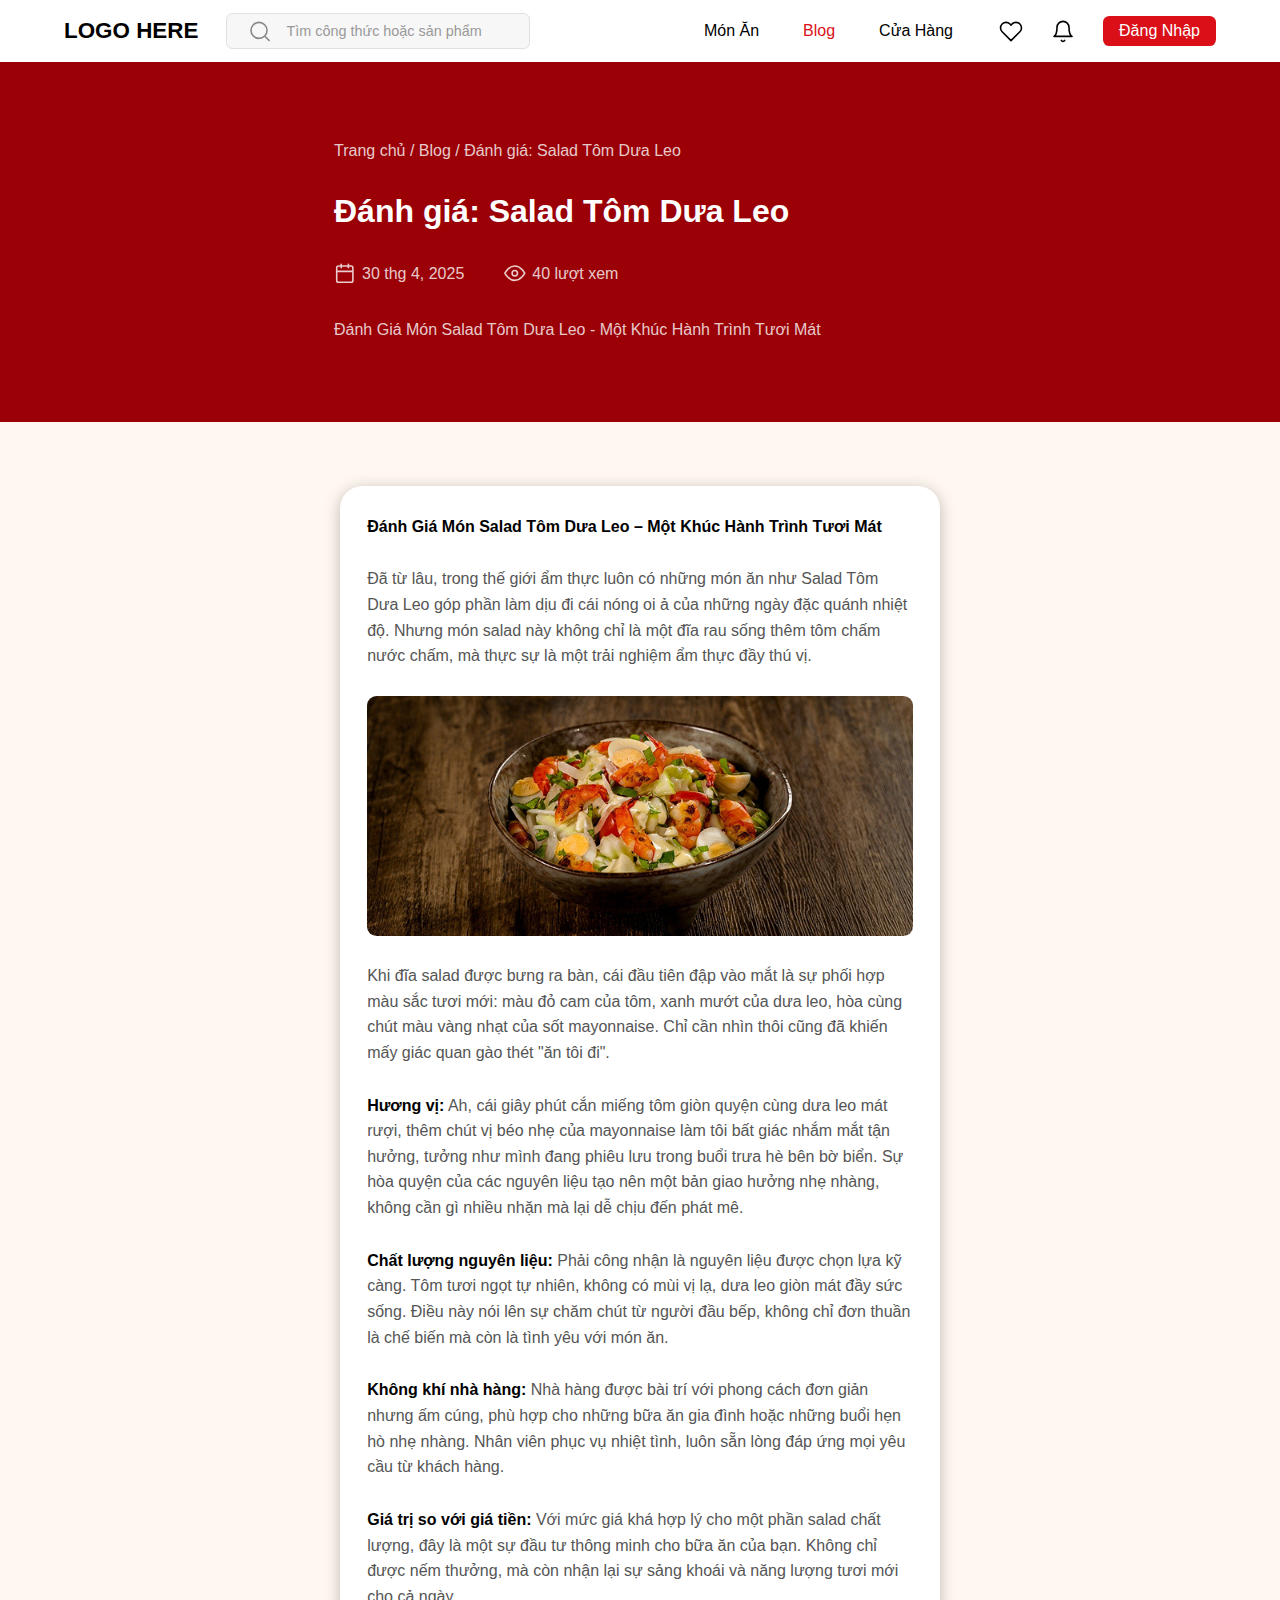
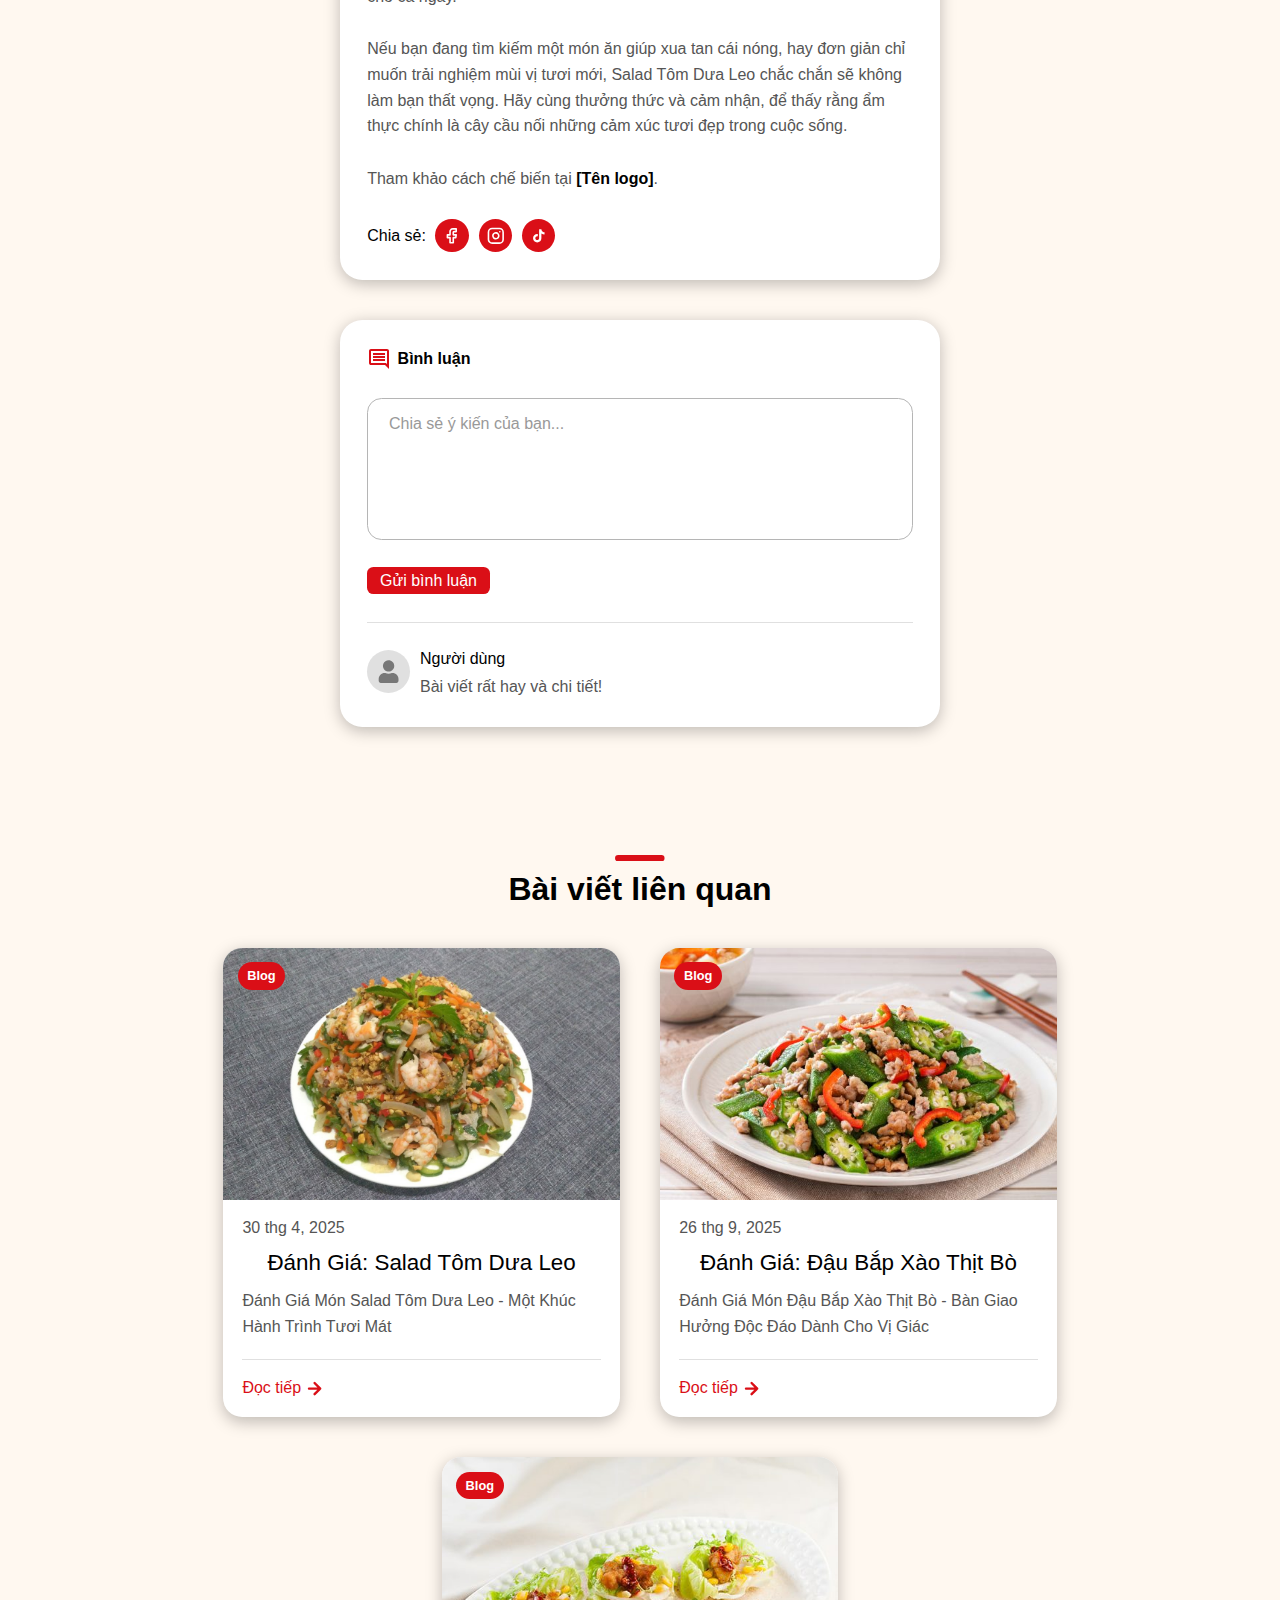
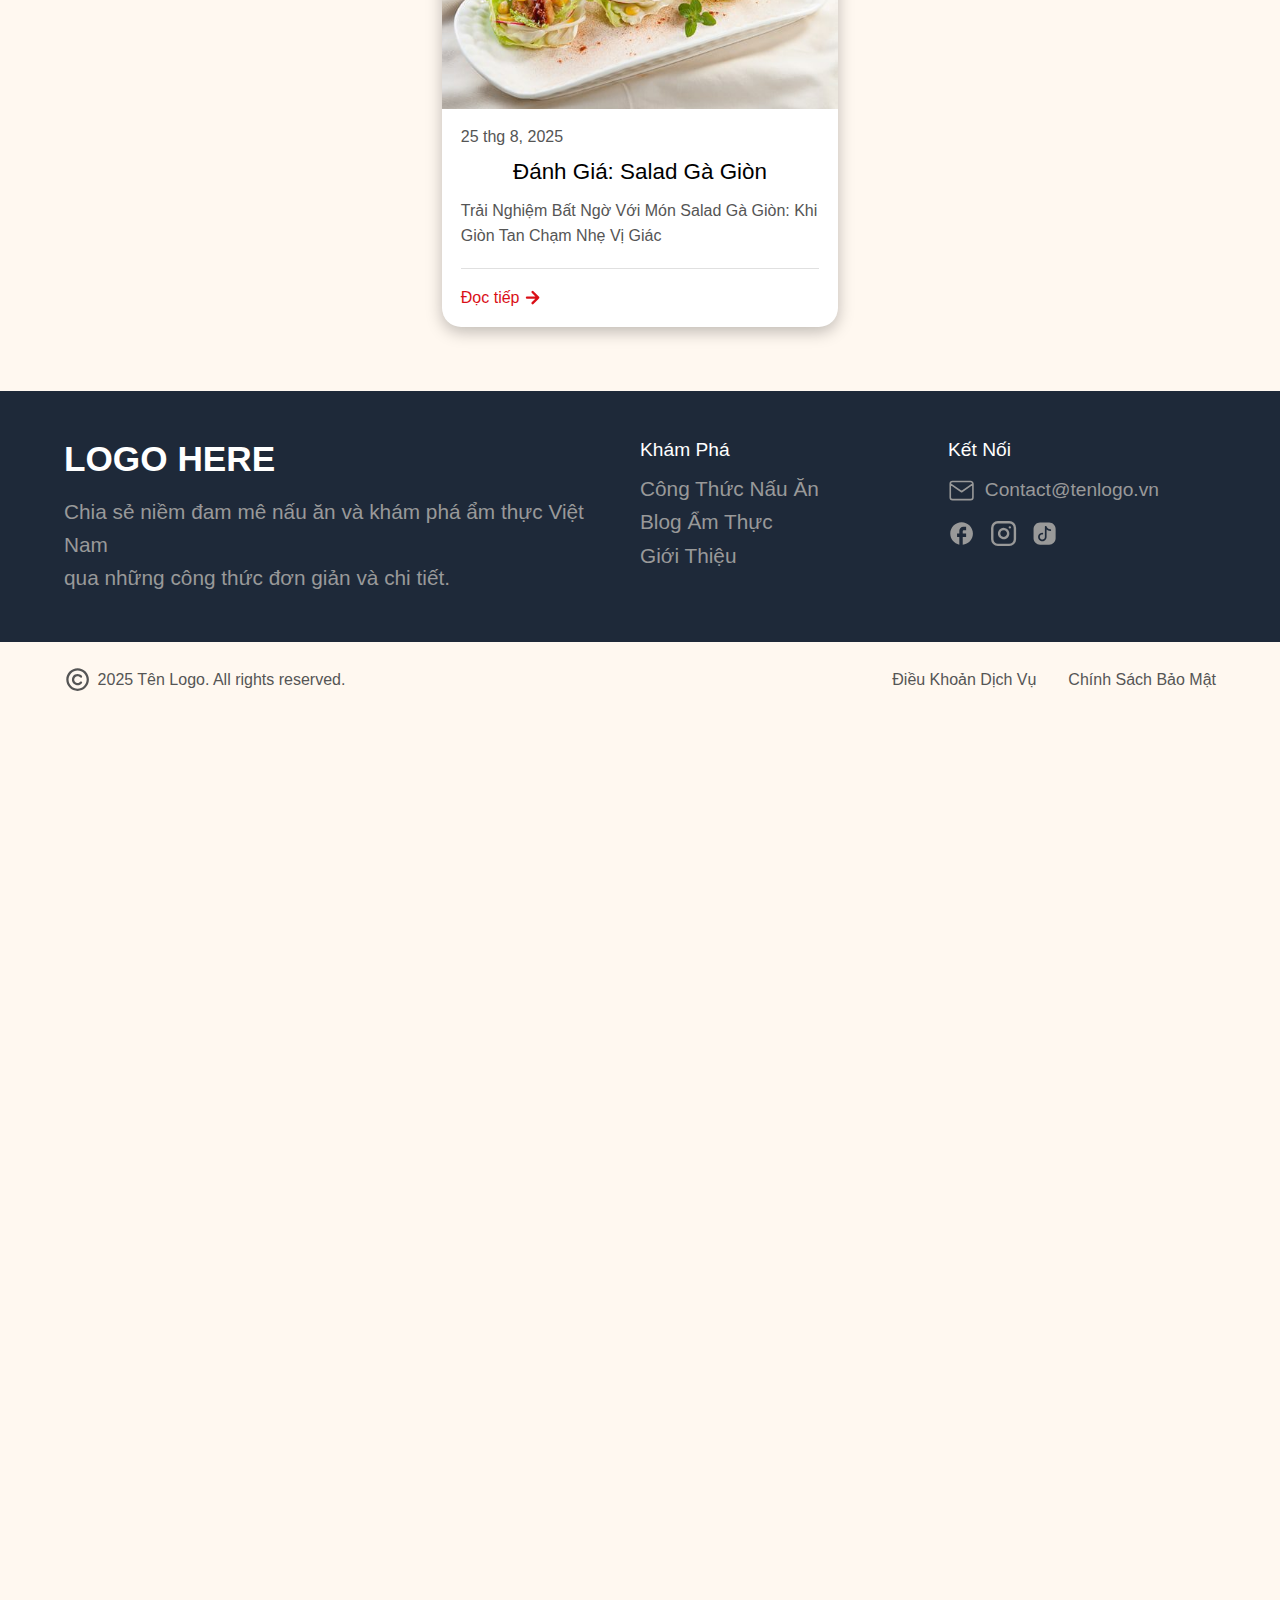
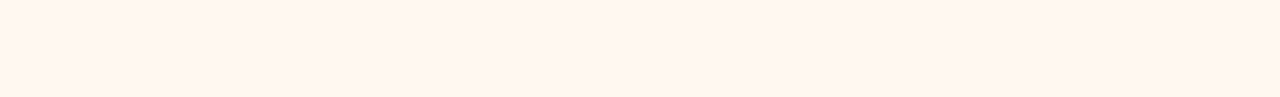
<file: Web/blog-detail-1.html>
<!DOCTYPE html>
<html lang="vi">
<head>
    <meta charset="UTF-8">
    <meta name="viewport" content="width=device-width, initial-scale=1.0">
    <title>Đánh Giá: Salad Tôm Dưa Leo | Blog Ẩm Thực Việt Nam</title>
    <link rel="stylesheet" href="style.css">
    <link rel="stylesheet" href="blog-detail.css">
</head>
<body>
    <!-- Header (Đồng bộ từ index.html) -->
    <header class="header">
        <div class="header-container">
            <div class="logo-search">
                <a href="index.html" class="logo">LOGO HERE</a>
                <div class="search-bar">
                    <svg width="30" height="31" viewBox="0 0 30 31" fill="none" xmlns="http://www.w3.org/2000/svg">
                        <path d="M26.25 26.75L20.8125 21.3125M23.75 14.25C23.75 19.7728 19.2728 24.25 13.75 24.25C8.22715 24.25 3.75 19.7728 3.75 14.25C3.75 8.72715 8.22715 4.25 13.75 4.25C19.2728 4.25 23.75 8.72715 23.75 14.25Z" stroke="#888888" stroke-width="2" stroke-linecap="round" stroke-linejoin="round"></path>
                    </svg>
                    <p>Tìm công thức hoặc sản phẩm</p>
                </div>
            </div>
            <nav class="navigation">
                <a href="dishes.html">Món Ăn</a>
                <a href="blog.html" class="active" style="color:#da0f17;">Blog</a>
                <a href="store.html">Cửa Hàng</a>
            </nav>
            <div class="user-actions">
                <svg width="30" height="31" viewBox="0 0 30 31" fill="none" xmlns="http://www.w3.org/2000/svg">
                    <path d="M26.05 6.26252C25.4116 5.62378 24.6535 5.11708 23.8192 4.77138C22.9849 4.42568 22.0906 4.24774 21.1875 4.24774C20.2844 4.24774 19.3902 4.42568 18.5558 4.77138C17.7215 5.11708 16.9635 5.62378 16.325 6.26252L15 7.58752L13.675 6.26252C12.3854 4.97291 10.6363 4.24841 8.81253 4.24841C6.98874 4.24841 5.23964 4.97291 3.95003 6.26252C2.66041 7.55214 1.93591 9.30123 1.93591 11.125C1.93591 12.9488 2.66041 14.6979 3.95003 15.9875L15 27.0375L26.05 15.9875C26.6888 15.3491 27.1955 14.591 27.5412 13.7567C27.8869 12.9224 28.0648 12.0281 28.0648 11.125C28.0648 10.2219 27.8869 9.32765 27.5412 8.49333C27.1955 7.65901 26.6888 6.90097 26.05 6.26252Z" stroke="black" stroke-width="2" stroke-linecap="round" stroke-linejoin="round"></path>
                </svg>
                <svg width="30" height="31" viewBox="0 0 30 31" fill="none" xmlns="http://www.w3.org/2000/svg">
                    <path d="M17.1625 26.75C16.9427 27.1288 16.6273 27.4433 16.2478 27.6619C15.8683 27.8805 15.438 27.9956 15 27.9956C14.562 27.9956 14.1317 27.8805 13.7522 27.6619C13.3727 27.4433 13.0573 27.1288 12.8375 26.75M22.5 10.5C22.5 8.51088 21.7098 6.60322 20.3033 5.1967C18.8968 3.79018 16.9891 3 15 3C13.0109 3 11.1032 3.79018 9.6967 5.1967C8.29018 6.60322 7.5 8.51088 7.5 10.5C7.5 19.25 3.75 21.75 3.75 21.75H26.25C26.25 21.75 22.5 19.25 22.5 10.5Z" stroke="black" stroke-width="2" stroke-linecap="round" stroke-linejoin="round"></path>
                </svg>
                <div class="login-button">
                    <p>Đăng Nhập</p>
                </div>
            </div>
        </div>
    </header>

    <!-- Blog Detail Hero Section -->
    <section class="blog-detail-hero">
        <div class="container">
            <div class="blog-detail-hero-content">
                <div class="breadcrumb">
                    <p>Trang chủ / Blog / Đánh giá: Salad Tôm Dưa Leo</p>
                </div>
                <h1>Đánh giá: Salad Tôm Dưa Leo</h1>
                <div class="blog-meta">
                    <div class="meta-item">
                        <svg width="27" height="28" viewBox="0 0 27 28" fill="none" xmlns="http://www.w3.org/2000/svg">
                            <path d="M18 2.75V7.25M9 2.75V7.25M3.375 11.75H23.625M5.625 5H21.375C22.6176 5 23.625 6.00736 23.625 7.25V23C23.625 24.2426 22.6176 25.25 21.375 25.25H5.625C4.38236 25.25 3.375 24.2426 3.375 23V7.25C3.375 6.00736 4.38236 5 5.625 5Z" stroke="white" stroke-opacity="0.8" stroke-width="2" stroke-linecap="round" stroke-linejoin="round"/>
                        </svg>
                        <span>30 thg 4, 2025</span>
                    </div>
                    <div class="meta-item">
                        <svg width="27" height="28" viewBox="0 0 27 28" fill="none" xmlns="http://www.w3.org/2000/svg">
                            <path d="M1.125 14C1.125 14 5.625 5 13.5 5C21.375 5 25.875 14 25.875 14C25.875 14 21.375 23 13.5 23C5.625 23 1.125 14 1.125 14Z" stroke="white" stroke-opacity="0.8" stroke-width="2" stroke-linecap="round" stroke-linejoin="round"/>
                            <path d="M13.5 17.375C15.364 17.375 16.875 15.864 16.875 14C16.875 12.136 15.364 10.625 13.5 10.625C11.636 10.625 10.125 12.136 10.125 14C10.125 15.864 11.636 17.375 13.5 17.375Z" stroke="white" stroke-opacity="0.8" stroke-width="2" stroke-linecap="round" stroke-linejoin="round"/>
                        </svg>
                        <span>40 lượt xem</span>
                    </div>
                </div>
                <p class="hero-description">Đánh Giá Món Salad Tôm Dưa Leo - Một Khúc Hành Trình Tươi Mát</p>
            </div>
        </div>
    </section>

    <!-- Blog Content Section -->
    <section class="blog-content">
        <div class="container">
            <div class="blog-content-container">
                <div class="blog-article">
                    <p class="article-intro">
                        <strong>Đánh Giá Món Salad Tôm Dưa Leo – Một Khúc Hành Trình Tươi Mát</strong>
                    </p>
                    <p>
                        Đã từ lâu, trong thế giới ẩm thực luôn có những món ăn như Salad Tôm Dưa Leo góp phần
                        làm dịu đi cái nóng oi ả của những ngày đặc quánh nhiệt độ. Nhưng món salad này không
                        chỉ là một đĩa rau sống thêm tôm chấm nước chấm, mà thực sự là một trải nghiệm ẩm thực
                        đầy thú vị.
                    </p>
                    
                    <img src="images/rectangle-8.png" alt="Salad Tôm Dưa Leo" class="article-image">
                    
                    <p>
                        Khi đĩa salad được bưng ra bàn, cái đầu tiên đập vào mắt là sự phối hợp màu sắc tươi
                        mới: màu đỏ cam của tôm, xanh mướt của dưa leo, hòa cùng chút màu vàng nhạt của sốt
                        mayonnaise. Chỉ cần nhìn thôi cũng đã khiến mấy giác quan gào thét "ăn tôi đi".
                    </p>
                    
                    <p>
                        <strong>Hương vị:</strong> Ah, cái giây phút cắn miếng tôm giòn quyện cùng dưa leo mát rượi, thêm chút vị béo nhẹ
                        của mayonnaise làm tôi bất giác nhắm mắt tận hưởng, tưởng như mình đang phiêu lưu trong
                        buổi trưa hè bên bờ biển. Sự hòa quyện của các nguyên liệu tạo nên một bản giao hưởng
                        nhẹ nhàng, không cần gì nhiều nhặn mà lại dễ chịu đến phát mê.
                    </p>
                    
                    <p>
                        <strong>Chất lượng nguyên liệu:</strong> Phải công nhận là nguyên liệu được chọn lựa kỹ càng. Tôm tươi ngọt tự nhiên, không có
                        mùi vị lạ, dưa leo giòn mát đầy sức sống. Điều này nói lên sự chăm chút từ người đầu
                        bếp, không chỉ đơn thuần là chế biến mà còn là tình yêu với món ăn.
                    </p>
                    
                    <p>
                        <strong>Không khí nhà hàng:</strong> Nhà hàng được bài trí với phong cách đơn giản nhưng ấm cúng, phù hợp cho những bữa ăn
                        gia đình hoặc những buổi hẹn hò nhẹ nhàng. Nhân viên phục vụ nhiệt tình, luôn sẵn lòng
                        đáp ứng mọi yêu cầu từ khách hàng.
                    </p>
                    
                    <p>
                        <strong>Giá trị so với giá tiền:</strong> Với mức giá khá hợp lý cho một phần salad chất lượng, đây là một sự đầu tư thông minh
                        cho bữa ăn của bạn. Không chỉ được nếm thưởng, mà còn nhận lại sự sảng khoái và năng
                        lượng tươi mới cho cả ngày.
                    </p>
                    
                    <p>
                        Nếu bạn đang tìm kiếm một món ăn giúp xua tan cái nóng, hay đơn giản chỉ muốn trải
                        nghiệm mùi vị tươi mới, Salad Tôm Dưa Leo chắc chắn sẽ không làm bạn thất vọng. Hãy cùng
                        thưởng thức và cảm nhận, để thấy rằng ẩm thực chính là cây cầu nối những cảm xúc tươi
                        đẹp trong cuộc sống.
                    </p>
                    
                    <p>
                        Tham khảo cách chế biến tại <strong>[Tên logo]</strong>.
                    </p>

                    <div class="share-section">
                        <p>Chia sẻ:</p>
                        <div class="share-buttons">
                            <div class="share-btn facebook">
                                <svg width="22" height="22" viewBox="0 0 22 22" fill="none" xmlns="http://www.w3.org/2000/svg">
                                    <path d="M16.5 5.77496H13.744C13.2463 5.77496 12.8425 6.17829 12.8425 6.6765V9.839H16.5L15.9642 13.321H12.843V19.7083H8.82063V13.321H5.5V9.839H8.77754L8.82063 6.53442L8.81467 5.934C8.81 5.45747 8.89982 4.98473 9.07891 4.54311C9.25801 4.10149 9.52285 3.69973 9.85811 3.36105C10.1934 3.02237 10.5924 2.75349 11.0322 2.56993C11.472 2.38638 11.9438 2.29178 12.4204 2.29163H16.5V5.77496Z" stroke="white" stroke-width="2" stroke-linejoin="round"/>
                                </svg>
                            </div>
                            <div class="share-btn instagram">
                                <svg width="22" height="22" viewBox="0 0 22 22" fill="none" xmlns="http://www.w3.org/2000/svg">
                                    <g clip-path="url(#clip0_47_1527)">
                                        <path d="M16.0413 5.95837H16.0505M6.41634 1.83337H15.583C18.1143 1.83337 20.1663 3.8854 20.1663 6.41671V15.5834C20.1663 18.1147 18.1143 20.1667 15.583 20.1667H6.41634C3.88504 20.1667 1.83301 18.1147 1.83301 15.5834V6.41671C1.83301 3.8854 3.88504 1.83337 6.41634 1.83337ZM14.6663 10.4225C14.7795 11.1854 14.6492 11.9646 14.294 12.6491C13.9387 13.3337 13.3767 13.8888 12.6878 14.2356C11.9989 14.5823 11.2183 14.703 10.4568 14.5805C9.69537 14.458 8.99195 14.0984 8.44661 13.5531C7.90126 13.0078 7.54176 12.3043 7.41924 11.5429C7.29671 10.7815 7.4174 10.0008 7.76414 9.31188C8.11088 8.62299 8.66601 8.06097 9.35058 7.70576C10.0351 7.35055 10.8143 7.22025 11.5772 7.33337C12.3554 7.44877 13.0758 7.81138 13.6321 8.36765C14.1883 8.92393 14.5509 9.64436 14.6663 10.4225Z" stroke="white" stroke-width="2" stroke-linecap="round" stroke-linejoin="round"/>
                                    </g>
                                </svg>
                            </div>
                            <div class="share-btn tiktok">
                                <svg width="22" height="22" viewBox="0 0 22 22" fill="none" xmlns="http://www.w3.org/2000/svg">
                                    <path d="M15.2168 5.335C14.5903 4.61957 14.245 3.70095 14.2451 2.75H11.4126V14.1167C11.3913 14.7319 11.1317 15.3148 10.6888 15.7424C10.2458 16.1699 9.65411 16.4087 9.03848 16.4083C7.73681 16.4083 6.65514 15.345 6.65514 14.025C6.65514 12.4483 8.17681 11.2658 9.74431 11.7517V8.855C6.58181 8.43333 3.81348 10.89 3.81348 14.025C3.81348 17.0775 6.34348 19.25 9.02931 19.25C11.9076 19.25 14.2451 16.9125 14.2451 14.025V8.25917C15.3937 9.08403 16.7727 9.52659 18.1868 9.52417V6.69167C18.1868 6.69167 16.4635 6.77417 15.2168 5.335Z" fill="white"/>
                                </svg>
                            </div>
                        </div>
                    </div>
                </div>

                <!-- Comments Section -->
                <div class="comments-section">
                    <div class="comments-header">
                        <svg width="30" height="30" viewBox="0 0 30 30" fill="none" xmlns="http://www.w3.org/2000/svg">
                            <path d="M7.5 17.5H22.5V15H7.5V17.5ZM7.5 13.75H22.5V11.25H7.5V13.75ZM7.5 10H22.5V7.5H7.5V10ZM27.5 27.5L22.5 22.5H5C4.3125 22.5 3.72396 22.2552 3.23438 21.7656C2.74479 21.276 2.5 20.6875 2.5 20V5C2.5 4.3125 2.74479 3.72396 3.23438 3.23438C3.72396 2.74479 4.3125 2.5 5 2.5H25C25.6875 2.5 26.276 2.74479 26.7656 3.23438C27.2552 3.72396 27.5 4.3125 27.5 5V27.5ZM5 20H23.5625L25 21.4062V5H5V20Z" fill="#DA0F17"/>
                        </svg>
                        <h3>Bình luận</h3>
                    </div>
                    
                    <div class="comment-form">
                        <textarea placeholder="Chia sẻ ý kiến của bạn..."></textarea>
                        <button class="submit-comment">Gửi bình luận</button>
                    </div>

                    <div class="comment-divider"></div>

                    <!-- Sample Comment -->
                    <div class="comment">
                        <div class="comment-avatar">
                            <svg width="34" height="34" viewBox="0 0 34 34" fill="none" xmlns="http://www.w3.org/2000/svg">
                                <path d="M24.0837 9.91671C24.0837 11.3177 23.6682 12.6871 22.8899 13.852C22.1116 15.0168 21.0053 15.9247 19.711 16.4609C18.4167 16.997 16.9925 17.1372 15.6184 16.8639C14.2444 16.5906 12.9823 15.916 11.9917 14.9254C11.001 13.9348 10.3264 12.6726 10.0531 11.2986C9.77979 9.92456 9.92006 8.50034 10.4562 7.20603C10.9923 5.91172 11.9002 4.80546 13.065 4.02713C14.2299 3.2488 15.5994 2.83337 17.0003 2.83337C18.8789 2.83337 20.6806 3.57965 22.009 4.90803C23.3374 6.23642 24.0837 8.03809 24.0837 9.91671Z" fill="#777777"/>
                                <path d="M21.9587 18.7709H21.0345C19.7696 19.3541 18.3932 19.6562 17.0003 19.6562C15.6074 19.6562 14.2311 19.3541 12.9661 18.7709H12.042C11.0653 18.7709 10.0981 18.9633 9.19578 19.337C8.29343 19.7108 7.47352 20.2586 6.78289 20.9493C5.38808 22.3441 4.60449 24.2358 4.60449 26.2084L4.60449 28.5105C4.60449 29.2149 4.88435 29.8906 5.38249 30.3887C5.88063 30.8869 6.55626 31.1667 7.26074 31.1667H26.7399C27.4444 31.1667 28.12 30.8869 28.6182 30.3887C29.1163 29.8906 29.3962 29.2149 29.3962 28.5105V26.2084C29.3962 24.2358 28.6126 22.3441 27.2178 20.9493C25.823 19.5545 23.9312 18.7709 21.9587 18.7709Z" fill="#777777"/>
                            </svg>
                        </div>
                        <div class="comment-content">
                            <p class="comment-author">Người dùng</p>
                            <p class="comment-text">Bài viết rất hay và chi tiết!</p>
                        </div>
                    </div>
                </div>
            </div>
        </div>
    </section>

    <!-- Related Posts Section -->
    <section class="related-posts">
        <div class="container">
            <div class="section-header">
                <svg width="62" height="8" viewBox="0 0 62 8" fill="none" xmlns="http://www.w3.org/2000/svg">
                    <line x1="4" y1="4" x2="58" y2="4.00001" stroke="#DA0F17" stroke-width="8" stroke-linecap="round"/>
                </svg>
                <h2>Bài viết liên quan</h2>
            </div>
            
            <div class="related-posts-grid">
                <!-- Post 1 -->
                <div class="related-post-card">
                    <div class="post-image" style="background-image: url('images/frame-45.jpeg');">
                        <div class="blog-tag">Blog</div>
                    </div>
                    <div class="post-content">
                        <div class="post-date">30 thg 4, 2025</div>
                        <h3>Đánh Giá: Salad Tôm Dưa Leo</h3>
                        <p>Đánh Giá Món Salad Tôm Dưa Leo - Một Khúc Hành Trình Tươi Mát</p>
                        <div class="post-divider"></div>
                        <div class="read-more">
                            <span>Đọc tiếp</span>
                            <svg width="24" height="24" viewBox="0 0 24 24" fill="none" xmlns="http://www.w3.org/2000/svg">
                                <path d="M5 12H19M19 12L12 5M19 12L12 19" stroke="#DA0F17" stroke-width="3" stroke-linecap="round" stroke-linejoin="round"/>
                            </svg>
                        </div>
                    </div>
                </div>

                <!-- Post 2 -->
                <div class="related-post-card">
                    <div class="post-image" style="background-image: url('images/frame-46.jpeg');">
                        <div class="blog-tag">Blog</div>
                    </div>
                    <div class="post-content">
                        <div class="post-date">26 thg 9, 2025</div>
                        <h3>Đánh Giá: Đậu Bắp Xào Thịt Bò</h3>
                        <p>Đánh Giá Món Đậu Bắp Xào Thịt Bò - Bàn Giao Hưởng Độc Đáo Dành Cho Vị Giác</p>
                        <div class="post-divider"></div>
                        <div class="read-more">
                            <span>Đọc tiếp</span>
                            <svg width="24" height="24" viewBox="0 0 24 24" fill="none" xmlns="http://www.w3.org/2000/svg">
                                <path d="M5 12H19M19 12L12 5M19 12L12 19" stroke="#DA0F17" stroke-width="3" stroke-linecap="round" stroke-linejoin="round"/>
                            </svg>
                        </div>
                    </div>
                </div>

                <!-- Post 3 -->
                <div class="related-post-card">
                    <div class="post-image" style="background-image: url('images/frame-47.jpeg');">
                        <div class="blog-tag">Blog</div>
                    </div>
                    <div class="post-content">
                        <div class="post-date">25 thg 8, 2025</div>
                        <h3>Đánh Giá: Salad Gà Giòn</h3>
                        <p>Trải Nghiệm Bất Ngờ Với Món Salad Gà Giòn: Khi Giòn Tan Chạm Nhẹ Vị Giác</p>
                        <div class="post-divider"></div>
                        <div class="read-more">
                            <span>Đọc tiếp</span>
                            <svg width="24" height="24" viewBox="0 0 24 24" fill="none" xmlns="http://www.w3.org/2000/svg">
                                <path d="M5 12H19M19 12L12 5M19 12L12 19" stroke="#DA0F17" stroke-width="3" stroke-linecap="round" stroke-linejoin="round"/>
                            </svg>
                        </div>
                    </div>
                </div>
            </div>
        </div>
    </section>

    <!-- Footer -->
    <footer class="footer">
        <div class="footer-container">
            <div class="footer-info">
                <h3>LOGO HERE</h3>
                <p>Chia sẻ niềm đam mê nấu ăn và khám phá ẩm thực Việt Nam<br>qua những công thức đơn giản và chi tiết.</p>
            </div>
            <div class="footer-links">
                <h4>Khám Phá</h4>
                <p>Công Thức Nấu Ăn</p>
                <p>Blog Ẩm Thực</p>
                <p>Giới Thiệu</p>
            </div>
            <div class="footer-contact">
                <h4>Kết Nối</h4>
                <div class="contact-item">
                    <svg width="34" height="34" viewBox="0 0 34 34" fill="none" xmlns="http://www.w3.org/2000/svg">
                        <path d="M31.1666 8.50008C31.1666 6.94175 29.8916 5.66675 28.3333 5.66675H5.66665C4.10831 5.66675 2.83331 6.94175 2.83331 8.50008M31.1666 8.50008V25.5001C31.1666 27.0584 29.8916 28.3334 28.3333 28.3334H5.66665C4.10831 28.3334 2.83331 27.0584 2.83331 25.5001V8.50008M31.1666 8.50008L17 18.4167L2.83331 8.50008" stroke="#999999" stroke-width="2" stroke-linecap="round" stroke-linejoin="round"></path>
                    </svg>
                    <p>Contact@tenlogo.vn</p>
                </div>
                <div class="social-icons">
                    <svg width="34" height="34" viewBox="0 0 34 34" fill="none" xmlns="http://www.w3.org/2000/svg">
                        <path d="M31.1666 16.9999C31.1666 9.17992 24.82 2.83325 17 2.83325C9.17998 2.83325 2.83331 9.17992 2.83331 16.9999C2.83331 23.8566 7.70665 29.5658 14.1666 30.8832V21.2499H11.3333V16.9999H14.1666V13.4583C14.1666 10.7241 16.3908 8.49992 19.125 8.49992H22.6666V12.7499H19.8333C19.0541 12.7499 18.4166 13.3874 18.4166 14.1666V16.9999H22.6666V21.2499H18.4166V31.0958C25.5708 30.3874 31.1666 24.3524 31.1666 16.9999Z" fill="#999999"></path>
                    </svg>
                    <svg width="34" height="34" viewBox="0 0 34 34" fill="none" xmlns="http://www.w3.org/2000/svg">
                        <path d="M24.7916 9.20825H24.8058M9.91665 2.83325H24.0833C27.9953 2.83325 31.1666 6.00457 31.1666 9.91659V24.0833C31.1666 27.9953 27.9953 31.1666 24.0833 31.1666H9.91665C6.00463 31.1666 2.83331 27.9953 2.83331 24.0833V9.91659C2.83331 6.00457 6.00463 2.83325 9.91665 2.83325ZM22.6666 16.1074C22.8415 17.2864 22.6401 18.4906 22.0911 19.5485C21.5422 20.6065 20.6736 21.4644 19.6089 22.0003C18.5443 22.5362 17.3378 22.7227 16.161 22.5333C14.9842 22.344 13.8971 21.7884 13.0543 20.9456C12.2115 20.1028 11.6559 19.0157 11.4666 17.8389C11.2772 16.6621 11.4637 15.4556 11.9996 14.3909C12.5355 13.3263 13.3934 12.4577 14.4514 11.9088C15.5093 11.3598 16.7135 11.1584 17.8925 11.3333C19.0951 11.5116 20.2085 12.072 21.0682 12.9317C21.9279 13.7914 22.4883 14.9048 22.6666 16.1074Z" stroke="#999999" stroke-width="3" stroke-linecap="round" stroke-linejoin="round"></path>
                    </svg>
                    <svg width="34" height="34" viewBox="0 0 34 34" fill="none" xmlns="http://www.w3.org/2000/svg">
                        <path fill-rule="evenodd" clip-rule="evenodd" d="M22.6667 30.8125C24.8271 30.8125 26.899 29.9543 28.4266 28.4266C29.9543 26.899 30.8125 24.8271 30.8125 22.6667V11.3333C30.8125 9.17292 29.9543 7.101 28.4266 5.57336C26.899 4.04572 24.8271 3.1875 22.6667 3.1875H11.3333C9.17292 3.1875 7.101 4.04572 5.57336 5.57336C4.04572 7.101 3.1875 9.17292 3.1875 11.3333V22.6667C3.1875 24.8271 4.04572 26.899 5.57336 28.4266C7.101 29.9543 9.17292 30.8125 11.3333 30.8125H22.6667ZM19.4239 8.16425C19.3438 7.92546 19.1814 7.72292 18.9657 7.59275C18.7501 7.46259 18.4952 7.41328 18.2465 7.45361C17.9979 7.49395 17.7717 7.6213 17.6082 7.81296C17.4448 8.00462 17.3547 8.24811 17.3542 8.5V21.25C17.3542 21.8804 17.1672 22.4967 16.817 23.0209C16.4667 23.5451 15.9689 23.9536 15.3865 24.1949C14.804 24.4361 14.1631 24.4992 13.5448 24.3763C12.9265 24.2533 12.3585 23.9497 11.9128 23.5039C11.467 23.0581 11.1634 22.4902 11.0404 21.8719C10.9174 21.2535 10.9805 20.6126 11.2218 20.0302C11.4631 19.4478 11.8716 18.9499 12.3958 18.5997C12.92 18.2494 13.5362 18.0625 14.1667 18.0625C14.4485 18.0625 14.7187 17.9506 14.918 17.7513C15.1172 17.552 15.2292 17.2818 15.2292 17C15.2292 16.7182 15.1172 16.448 14.918 16.2487C14.7187 16.0494 14.4485 15.9375 14.1667 15.9375C13.116 15.9375 12.0888 16.2491 11.2152 16.8328C10.3416 17.4166 9.66065 18.2463 9.25856 19.217C8.85647 20.1877 8.75126 21.2559 8.95625 22.2864C9.16123 23.3169 9.6672 24.2635 10.4102 25.0065C11.1531 25.7495 12.0997 26.2554 13.1302 26.4604C14.1608 26.6654 15.2289 26.5602 16.1997 26.1581C17.1704 25.756 18.0001 25.0751 18.5838 24.2015C19.1676 23.3278 19.4792 22.3007 19.4792 21.25V11.9822C20.5658 12.9908 22.0957 13.8125 24.0833 13.8125C24.3651 13.8125 24.6354 13.7006 24.8346 13.5013C25.0339 13.302 25.1458 13.0318 25.1458 12.75C25.1458 12.4682 25.0339 12.198 24.8346 11.9987C24.6354 11.7994 24.3651 11.6875 24.0833 11.6875C22.7063 11.6875 21.6594 11.1208 20.8831 10.3856C20.0898 9.63192 19.6109 8.72383 19.4239 8.16425Z" fill="#999999"></path>
                    </svg>
                </div>
            </div>
        </div>
    </footer>

    <!-- Copyright -->
    <div class="copyright">
        <div class="copyright-container">
            <div class="copyright-info">
                <svg width="34" height="34" viewBox="0 0 34 34" fill="none" xmlns="http://www.w3.org/2000/svg">
                    <path d="M17 2.83325C24.8242 2.83325 31.1666 9.17567 31.1666 16.9999C31.1666 24.8242 24.8242 31.1666 17 31.1666C9.17573 31.1666 2.83331 24.8242 2.83331 16.9999C2.83331 9.17567 9.17573 2.83325 17 2.83325ZM17 5.66659C13.9942 5.66659 11.1115 6.86063 8.9861 8.98604C6.86069 11.1115 5.66665 13.9941 5.66665 16.9999C5.66665 20.0057 6.86069 22.8884 8.9861 25.0138C11.1115 27.1392 13.9942 28.3333 17 28.3333C20.0058 28.3333 22.8884 27.1392 25.0139 25.0138C27.1393 22.8884 28.3333 20.0057 28.3333 16.9999C28.3333 13.9941 27.1393 11.1115 25.0139 8.98604C22.8884 6.86063 20.0058 5.66659 17 5.66659ZM17 9.91658C18.0048 9.91644 18.9982 10.1301 19.9142 10.5434C20.8301 10.9567 21.6477 11.5601 22.3125 12.3136C22.5612 12.5954 22.6878 12.9644 22.6644 13.3396C22.641 13.7147 22.4696 14.0652 22.1878 14.3139C21.906 14.5626 21.537 14.6892 21.1618 14.6659C20.7867 14.6425 20.4362 14.471 20.1875 14.1893C19.6165 13.5417 18.8619 13.0833 18.0241 12.8752C17.1862 12.6671 16.3048 12.7191 15.4973 13.0243C14.6897 13.3295 13.9942 13.8734 13.5033 14.5836C13.0125 15.2938 12.7496 16.1366 12.7496 16.9999C12.7496 17.8632 13.0125 18.7061 13.5033 19.4163C13.9942 20.1265 14.6897 20.6704 15.4973 20.9755C16.3048 21.2807 17.1862 21.3327 18.0241 21.1246C18.8619 20.9165 19.6165 20.4582 20.1875 19.8106C20.4362 19.5288 20.7867 19.3573 21.1618 19.334C21.537 19.3106 21.906 19.4372 22.1878 19.6859C22.4696 19.9346 22.641 20.2851 22.6644 20.6603C22.6878 21.0354 22.5612 21.4045 22.3125 21.6863C21.5295 22.5737 20.5365 23.2509 19.4244 23.6558C18.3123 24.0607 17.1165 24.1805 15.9461 24.0043C14.7758 23.828 13.6683 23.3613 12.7248 22.6468C11.7812 21.9323 11.0318 20.9928 10.5449 19.914C10.058 18.8353 9.84911 17.6518 9.9374 16.4715C10.0257 15.2913 10.4083 14.152 11.0503 13.1577C11.6923 12.1634 12.5732 11.3458 13.6125 10.7797C14.6518 10.2135 15.8164 9.91675 17 9.91658Z" fill="#555555"></path>
                </svg>
                <p>2025 Tên Logo. All rights reserved.</p>
            </div>
            <div class="copyright-links">
                <p>Điều Khoản Dịch Vụ</p>
                <p>Chính Sách Bảo Mật</p>
            </div>
        </div>
    </div>
</body>
</html>
</file>
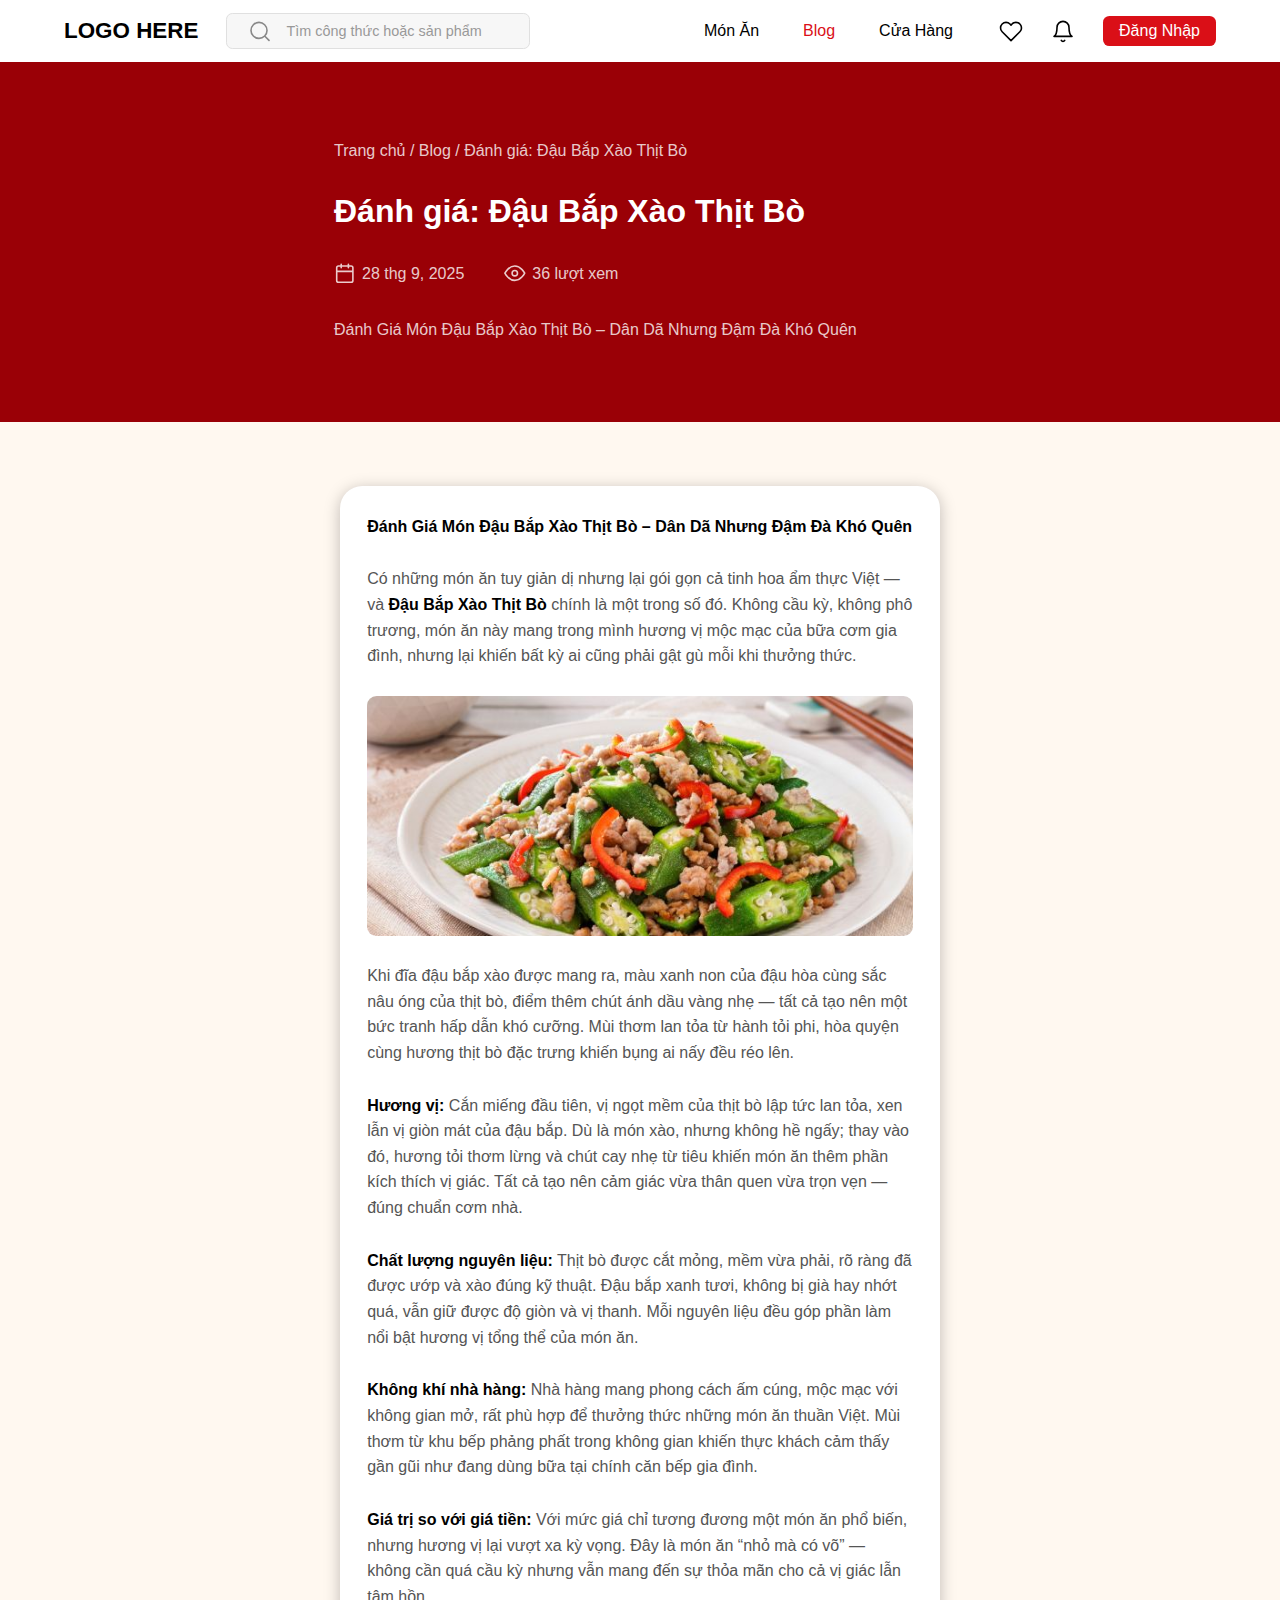
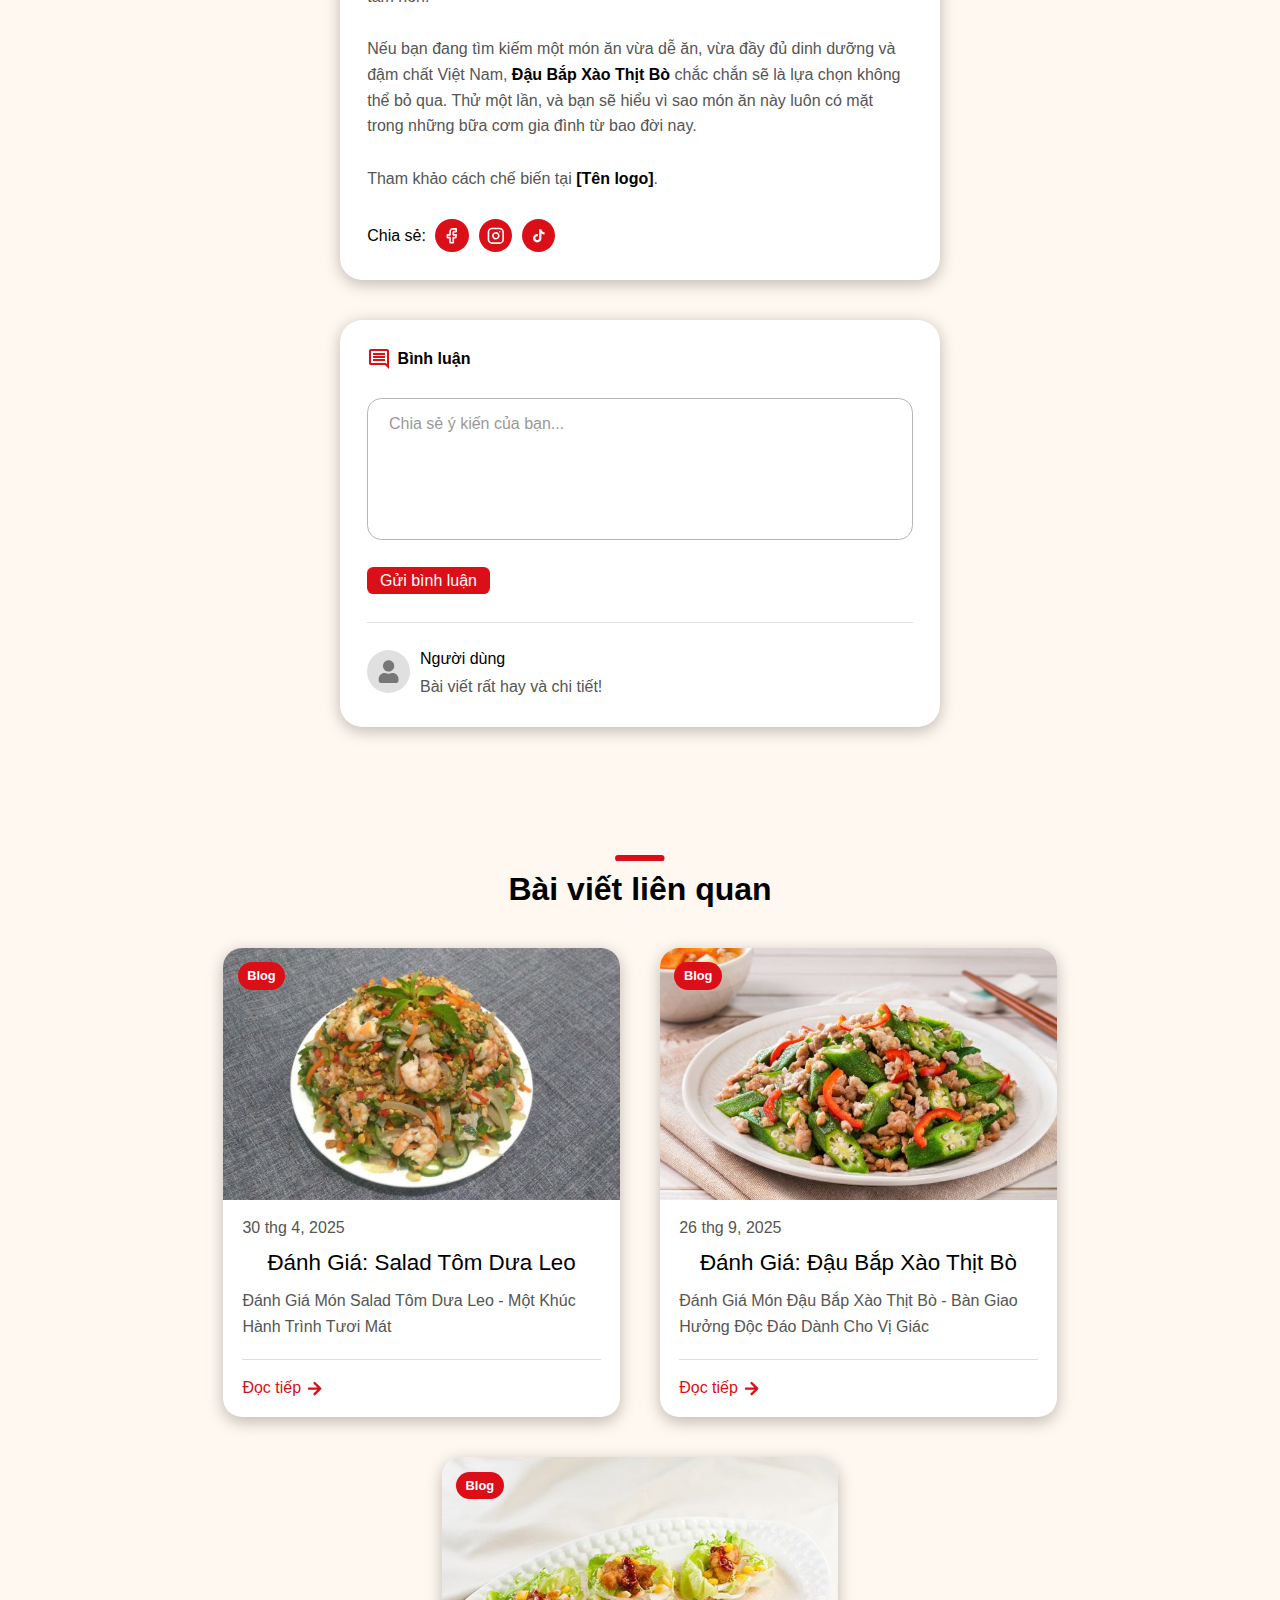
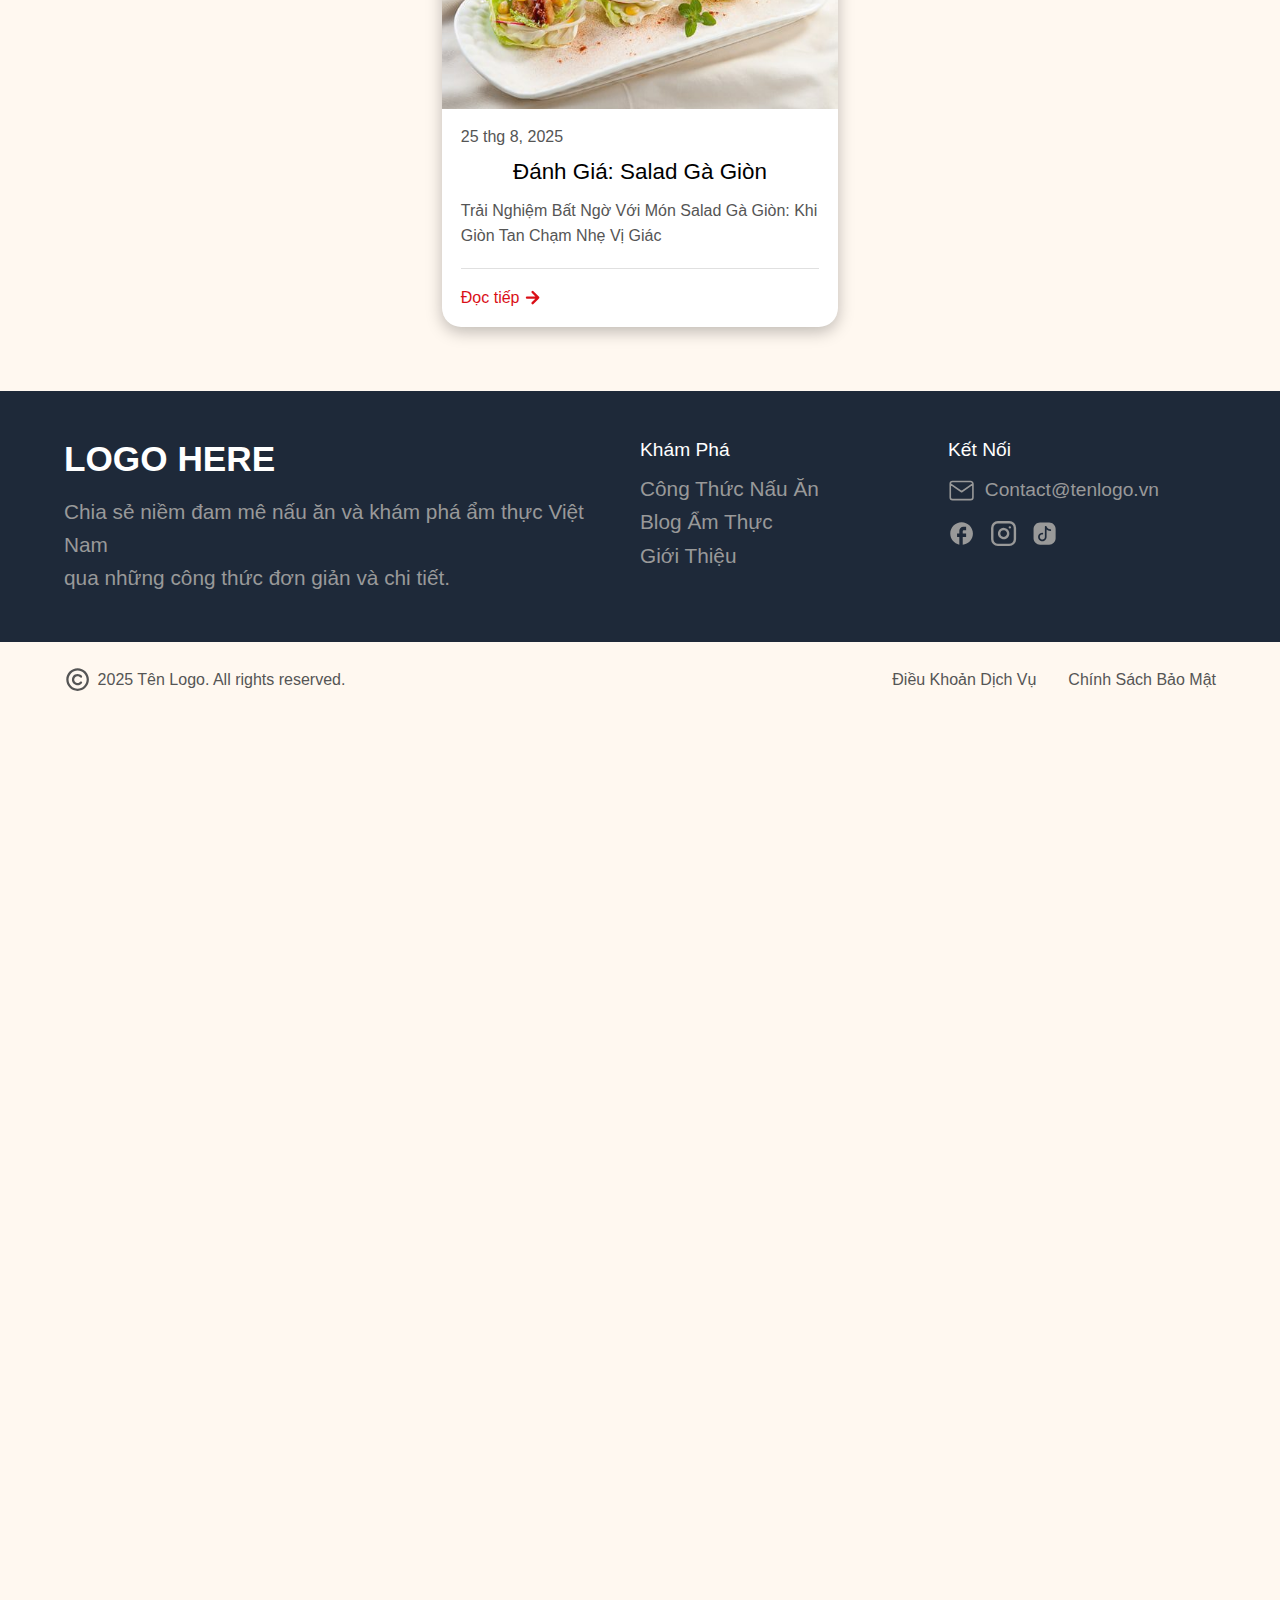
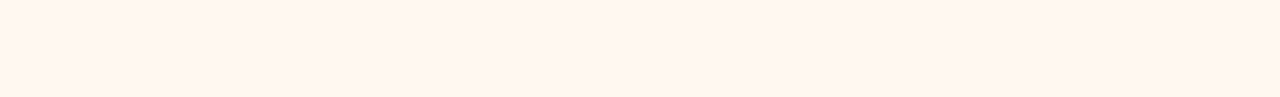
<file: Web/blog-detail-2.html>
<!DOCTYPE html>
<html lang="vi">
<head>
    <meta charset="UTF-8">
    <meta name="viewport" content="width=device-width, initial-scale=1.0">
    <title>Đánh Giá: Salad Tôm Dưa Leo | Blog Ẩm Thực Việt Nam</title>
    <link rel="stylesheet" href="style.css">
    <link rel="stylesheet" href="blog-detail.css">
</head>
<body>
    <!-- Header (Đồng bộ từ index.html) -->
    <header class="header">
        <div class="header-container">
            <div class="logo-search">
                <a href="index.html" class="logo">LOGO HERE</a>
                <div class="search-bar">
                    <svg width="30" height="31" viewBox="0 0 30 31" fill="none" xmlns="http://www.w3.org/2000/svg">
                        <path d="M26.25 26.75L20.8125 21.3125M23.75 14.25C23.75 19.7728 19.2728 24.25 13.75 24.25C8.22715 24.25 3.75 19.7728 3.75 14.25C3.75 8.72715 8.22715 4.25 13.75 4.25C19.2728 4.25 23.75 8.72715 23.75 14.25Z" stroke="#888888" stroke-width="2" stroke-linecap="round" stroke-linejoin="round"></path>
                    </svg>
                    <p>Tìm công thức hoặc sản phẩm</p>
                </div>
            </div>
            <nav class="navigation">
                <a href="dishes.html">Món Ăn</a>
                <a href="blog.html" class="active" style="color:#da0f17;">Blog</a>
                <a href="store.html">Cửa Hàng</a>
            </nav>
            <div class="user-actions">
                <svg width="30" height="31" viewBox="0 0 30 31" fill="none" xmlns="http://www.w3.org/2000/svg">
                    <path d="M26.05 6.26252C25.4116 5.62378 24.6535 5.11708 23.8192 4.77138C22.9849 4.42568 22.0906 4.24774 21.1875 4.24774C20.2844 4.24774 19.3902 4.42568 18.5558 4.77138C17.7215 5.11708 16.9635 5.62378 16.325 6.26252L15 7.58752L13.675 6.26252C12.3854 4.97291 10.6363 4.24841 8.81253 4.24841C6.98874 4.24841 5.23964 4.97291 3.95003 6.26252C2.66041 7.55214 1.93591 9.30123 1.93591 11.125C1.93591 12.9488 2.66041 14.6979 3.95003 15.9875L15 27.0375L26.05 15.9875C26.6888 15.3491 27.1955 14.591 27.5412 13.7567C27.8869 12.9224 28.0648 12.0281 28.0648 11.125C28.0648 10.2219 27.8869 9.32765 27.5412 8.49333C27.1955 7.65901 26.6888 6.90097 26.05 6.26252Z" stroke="black" stroke-width="2" stroke-linecap="round" stroke-linejoin="round"></path>
                </svg>
                <svg width="30" height="31" viewBox="0 0 30 31" fill="none" xmlns="http://www.w3.org/2000/svg">
                    <path d="M17.1625 26.75C16.9427 27.1288 16.6273 27.4433 16.2478 27.6619C15.8683 27.8805 15.438 27.9956 15 27.9956C14.562 27.9956 14.1317 27.8805 13.7522 27.6619C13.3727 27.4433 13.0573 27.1288 12.8375 26.75M22.5 10.5C22.5 8.51088 21.7098 6.60322 20.3033 5.1967C18.8968 3.79018 16.9891 3 15 3C13.0109 3 11.1032 3.79018 9.6967 5.1967C8.29018 6.60322 7.5 8.51088 7.5 10.5C7.5 19.25 3.75 21.75 3.75 21.75H26.25C26.25 21.75 22.5 19.25 22.5 10.5Z" stroke="black" stroke-width="2" stroke-linecap="round" stroke-linejoin="round"></path>
                </svg>
                <div class="login-button">
                    <p>Đăng Nhập</p>
                </div>
            </div>
        </div>
    </header>

    <!-- Blog Detail Hero Section -->
    <section class="blog-detail-hero">
        <div class="container">
            <div class="blog-detail-hero-content">
                <div class="breadcrumb">
                    <p>Trang chủ / Blog / Đánh giá: Đậu Bắp Xào Thịt Bò</p>
                </div>
                <h1>Đánh giá: Đậu Bắp Xào Thịt Bò</h1>
                <div class="blog-meta">
                    <div class="meta-item">
                        <svg width="27" height="28" viewBox="0 0 27 28" fill="none" xmlns="http://www.w3.org/2000/svg">
                            <path d="M18 2.75V7.25M9 2.75V7.25M3.375 11.75H23.625M5.625 5H21.375C22.6176 5 23.625 6.00736 23.625 7.25V23C23.625 24.2426 22.6176 25.25 21.375 25.25H5.625C4.38236 25.25 3.375 24.2426 3.375 23V7.25C3.375 6.00736 4.38236 5 5.625 5Z" stroke="white" stroke-opacity="0.8" stroke-width="2" stroke-linecap="round" stroke-linejoin="round"/>
                        </svg>
                        <span>28 thg 9, 2025</span>
                    </div>
                    <div class="meta-item">
                        <svg width="27" height="28" viewBox="0 0 27 28" fill="none" xmlns="http://www.w3.org/2000/svg">
                            <path d="M1.125 14C1.125 14 5.625 5 13.5 5C21.375 5 25.875 14 25.875 14C25.875 14 21.375 23 13.5 23C5.625 23 1.125 14 1.125 14Z" stroke="white" stroke-opacity="0.8" stroke-width="2" stroke-linecap="round" stroke-linejoin="round"/>
                            <path d="M13.5 17.375C15.364 17.375 16.875 15.864 16.875 14C16.875 12.136 15.364 10.625 13.5 10.625C11.636 10.625 10.125 12.136 10.125 14C10.125 15.864 11.636 17.375 13.5 17.375Z" stroke="white" stroke-opacity="0.8" stroke-width="2" stroke-linecap="round" stroke-linejoin="round"/>
                        </svg>
                        <span>36 lượt xem</span>
                    </div>
                </div>
                <p class="hero-description">Đánh Giá Món Đậu Bắp Xào Thịt Bò – Dân Dã Nhưng Đậm Đà Khó Quên</p>
            </div>
        </div>
    </section>

    <!-- Blog Content Section -->
    <section class="blog-content">
        <div class="container">
            <div class="blog-content-container">
                <div class="blog-article">
                    <p class="article-intro">
                        <strong>Đánh Giá Món Đậu Bắp Xào Thịt Bò – Dân Dã Nhưng Đậm Đà Khó Quên</strong>
                    </p>

                    <p>
                        Có những món ăn tuy giản dị nhưng lại gói gọn cả tinh hoa ẩm thực Việt — và <strong>Đậu Bắp Xào Thịt Bò</strong>
                        chính là một trong số đó. Không cầu kỳ, không phô trương, món ăn này mang trong mình hương vị mộc mạc
                        của bữa cơm gia đình, nhưng lại khiến bất kỳ ai cũng phải gật gù mỗi khi thưởng thức.
                    </p>

                    <img src="images/frame-46.jpeg" alt="Đậu Bắp Xào Thịt Bò" class="article-image">

                    <p>
                        Khi đĩa đậu bắp xào được mang ra, màu xanh non của đậu hòa cùng sắc nâu óng của thịt bò, điểm thêm chút ánh dầu
                        vàng nhẹ — tất cả tạo nên một bức tranh hấp dẫn khó cưỡng. Mùi thơm lan tỏa từ hành tỏi phi, hòa quyện cùng
                        hương thịt bò đặc trưng khiến bụng ai nấy đều réo lên.
                    </p>

                    <p>
                        <strong>Hương vị:</strong> Cắn miếng đầu tiên, vị ngọt mềm của thịt bò lập tức lan tỏa, xen lẫn vị giòn mát của
                        đậu bắp. Dù là món xào, nhưng không hề ngấy; thay vào đó, hương tỏi thơm lừng và chút cay nhẹ từ tiêu khiến
                        món ăn thêm phần kích thích vị giác. Tất cả tạo nên cảm giác vừa thân quen vừa trọn vẹn — đúng chuẩn cơm nhà.
                    </p>

                    <p>
                        <strong>Chất lượng nguyên liệu:</strong> Thịt bò được cắt mỏng, mềm vừa phải, rõ ràng đã được ướp và xào đúng kỹ thuật.
                        Đậu bắp xanh tươi, không bị già hay nhớt quá, vẫn giữ được độ giòn và vị thanh. Mỗi nguyên liệu đều góp phần
                        làm nổi bật hương vị tổng thể của món ăn.
                    </p>

                    <p>
                        <strong>Không khí nhà hàng:</strong> Nhà hàng mang phong cách ấm cúng, mộc mạc với không gian mở, rất phù hợp
                        để thưởng thức những món ăn thuần Việt. Mùi thơm từ khu bếp phảng phất trong không gian khiến thực khách cảm thấy
                        gần gũi như đang dùng bữa tại chính căn bếp gia đình.
                    </p>

                    <p>
                        <strong>Giá trị so với giá tiền:</strong> Với mức giá chỉ tương đương một món ăn phổ biến, nhưng hương vị lại vượt xa kỳ vọng.
                        Đây là món ăn “nhỏ mà có võ” — không cần quá cầu kỳ nhưng vẫn mang đến sự thỏa mãn cho cả vị giác lẫn tâm hồn.
                    </p>

                    <p>
                        Nếu bạn đang tìm kiếm một món ăn vừa dễ ăn, vừa đầy đủ dinh dưỡng và đậm chất Việt Nam,
                        <strong>Đậu Bắp Xào Thịt Bò</strong> chắc chắn sẽ là lựa chọn không thể bỏ qua.
                        Thử một lần, và bạn sẽ hiểu vì sao món ăn này luôn có mặt trong những bữa cơm gia đình từ bao đời nay.
                    </p>

                    <p>
                        Tham khảo cách chế biến tại <strong>[Tên logo]</strong>.
                    </p>


                    <div class="share-section">
                        <p>Chia sẻ:</p>
                        <div class="share-buttons">
                            <div class="share-btn facebook">
                                <svg width="22" height="22" viewBox="0 0 22 22" fill="none" xmlns="http://www.w3.org/2000/svg">
                                    <path d="M16.5 5.77496H13.744C13.2463 5.77496 12.8425 6.17829 12.8425 6.6765V9.839H16.5L15.9642 13.321H12.843V19.7083H8.82063V13.321H5.5V9.839H8.77754L8.82063 6.53442L8.81467 5.934C8.81 5.45747 8.89982 4.98473 9.07891 4.54311C9.25801 4.10149 9.52285 3.69973 9.85811 3.36105C10.1934 3.02237 10.5924 2.75349 11.0322 2.56993C11.472 2.38638 11.9438 2.29178 12.4204 2.29163H16.5V5.77496Z" stroke="white" stroke-width="2" stroke-linejoin="round"/>
                                </svg>
                            </div>
                            <div class="share-btn instagram">
                                <svg width="22" height="22" viewBox="0 0 22 22" fill="none" xmlns="http://www.w3.org/2000/svg">
                                    <g clip-path="url(#clip0_47_1527)">
                                        <path d="M16.0413 5.95837H16.0505M6.41634 1.83337H15.583C18.1143 1.83337 20.1663 3.8854 20.1663 6.41671V15.5834C20.1663 18.1147 18.1143 20.1667 15.583 20.1667H6.41634C3.88504 20.1667 1.83301 18.1147 1.83301 15.5834V6.41671C1.83301 3.8854 3.88504 1.83337 6.41634 1.83337ZM14.6663 10.4225C14.7795 11.1854 14.6492 11.9646 14.294 12.6491C13.9387 13.3337 13.3767 13.8888 12.6878 14.2356C11.9989 14.5823 11.2183 14.703 10.4568 14.5805C9.69537 14.458 8.99195 14.0984 8.44661 13.5531C7.90126 13.0078 7.54176 12.3043 7.41924 11.5429C7.29671 10.7815 7.4174 10.0008 7.76414 9.31188C8.11088 8.62299 8.66601 8.06097 9.35058 7.70576C10.0351 7.35055 10.8143 7.22025 11.5772 7.33337C12.3554 7.44877 13.0758 7.81138 13.6321 8.36765C14.1883 8.92393 14.5509 9.64436 14.6663 10.4225Z" stroke="white" stroke-width="2" stroke-linecap="round" stroke-linejoin="round"/>
                                    </g>
                                </svg>
                            </div>
                            <div class="share-btn tiktok">
                                <svg width="22" height="22" viewBox="0 0 22 22" fill="none" xmlns="http://www.w3.org/2000/svg">
                                    <path d="M15.2168 5.335C14.5903 4.61957 14.245 3.70095 14.2451 2.75H11.4126V14.1167C11.3913 14.7319 11.1317 15.3148 10.6888 15.7424C10.2458 16.1699 9.65411 16.4087 9.03848 16.4083C7.73681 16.4083 6.65514 15.345 6.65514 14.025C6.65514 12.4483 8.17681 11.2658 9.74431 11.7517V8.855C6.58181 8.43333 3.81348 10.89 3.81348 14.025C3.81348 17.0775 6.34348 19.25 9.02931 19.25C11.9076 19.25 14.2451 16.9125 14.2451 14.025V8.25917C15.3937 9.08403 16.7727 9.52659 18.1868 9.52417V6.69167C18.1868 6.69167 16.4635 6.77417 15.2168 5.335Z" fill="white"/>
                                </svg>
                            </div>
                        </div>
                    </div>
                </div>

                <!-- Comments Section -->
                <div class="comments-section">
                    <div class="comments-header">
                        <svg width="30" height="30" viewBox="0 0 30 30" fill="none" xmlns="http://www.w3.org/2000/svg">
                            <path d="M7.5 17.5H22.5V15H7.5V17.5ZM7.5 13.75H22.5V11.25H7.5V13.75ZM7.5 10H22.5V7.5H7.5V10ZM27.5 27.5L22.5 22.5H5C4.3125 22.5 3.72396 22.2552 3.23438 21.7656C2.74479 21.276 2.5 20.6875 2.5 20V5C2.5 4.3125 2.74479 3.72396 3.23438 3.23438C3.72396 2.74479 4.3125 2.5 5 2.5H25C25.6875 2.5 26.276 2.74479 26.7656 3.23438C27.2552 3.72396 27.5 4.3125 27.5 5V27.5ZM5 20H23.5625L25 21.4062V5H5V20Z" fill="#DA0F17"/>
                        </svg>
                        <h3>Bình luận</h3>
                    </div>
                    
                    <div class="comment-form">
                        <textarea placeholder="Chia sẻ ý kiến của bạn..."></textarea>
                        <button class="submit-comment">Gửi bình luận</button>
                    </div>

                    <div class="comment-divider"></div>

                    <!-- Sample Comment -->
                    <div class="comment">
                        <div class="comment-avatar">
                            <svg width="34" height="34" viewBox="0 0 34 34" fill="none" xmlns="http://www.w3.org/2000/svg">
                                <path d="M24.0837 9.91671C24.0837 11.3177 23.6682 12.6871 22.8899 13.852C22.1116 15.0168 21.0053 15.9247 19.711 16.4609C18.4167 16.997 16.9925 17.1372 15.6184 16.8639C14.2444 16.5906 12.9823 15.916 11.9917 14.9254C11.001 13.9348 10.3264 12.6726 10.0531 11.2986C9.77979 9.92456 9.92006 8.50034 10.4562 7.20603C10.9923 5.91172 11.9002 4.80546 13.065 4.02713C14.2299 3.2488 15.5994 2.83337 17.0003 2.83337C18.8789 2.83337 20.6806 3.57965 22.009 4.90803C23.3374 6.23642 24.0837 8.03809 24.0837 9.91671Z" fill="#777777"/>
                                <path d="M21.9587 18.7709H21.0345C19.7696 19.3541 18.3932 19.6562 17.0003 19.6562C15.6074 19.6562 14.2311 19.3541 12.9661 18.7709H12.042C11.0653 18.7709 10.0981 18.9633 9.19578 19.337C8.29343 19.7108 7.47352 20.2586 6.78289 20.9493C5.38808 22.3441 4.60449 24.2358 4.60449 26.2084L4.60449 28.5105C4.60449 29.2149 4.88435 29.8906 5.38249 30.3887C5.88063 30.8869 6.55626 31.1667 7.26074 31.1667H26.7399C27.4444 31.1667 28.12 30.8869 28.6182 30.3887C29.1163 29.8906 29.3962 29.2149 29.3962 28.5105V26.2084C29.3962 24.2358 28.6126 22.3441 27.2178 20.9493C25.823 19.5545 23.9312 18.7709 21.9587 18.7709Z" fill="#777777"/>
                            </svg>
                        </div>
                        <div class="comment-content">
                            <p class="comment-author">Người dùng</p>
                            <p class="comment-text">Bài viết rất hay và chi tiết!</p>
                        </div>
                    </div>
                </div>
            </div>
        </div>
    </section>

    <!-- Related Posts Section -->
    <section class="related-posts">
        <div class="container">
            <div class="section-header">
                <svg width="62" height="8" viewBox="0 0 62 8" fill="none" xmlns="http://www.w3.org/2000/svg">
                    <line x1="4" y1="4" x2="58" y2="4.00001" stroke="#DA0F17" stroke-width="8" stroke-linecap="round"/>
                </svg>
                <h2>Bài viết liên quan</h2>
            </div>
            
            <div class="related-posts-grid">
                <!-- Post 1 -->
                <div class="related-post-card">
                    <div class="post-image" style="background-image: url('images/frame-45.jpeg');">
                        <div class="blog-tag">Blog</div>
                    </div>
                    <div class="post-content">
                        <div class="post-date">30 thg 4, 2025</div>
                        <h3>Đánh Giá: Salad Tôm Dưa Leo</h3>
                        <p>Đánh Giá Món Salad Tôm Dưa Leo - Một Khúc Hành Trình Tươi Mát</p>
                        <div class="post-divider"></div>
                        <div class="read-more">
                            <span>Đọc tiếp</span>
                            <svg width="24" height="24" viewBox="0 0 24 24" fill="none" xmlns="http://www.w3.org/2000/svg">
                                <path d="M5 12H19M19 12L12 5M19 12L12 19" stroke="#DA0F17" stroke-width="3" stroke-linecap="round" stroke-linejoin="round"/>
                            </svg>
                        </div>
                    </div>
                </div>

                <!-- Post 2 -->
                <div class="related-post-card">
                    <div class="post-image" style="background-image: url('images/frame-46.jpeg');">
                        <div class="blog-tag">Blog</div>
                    </div>
                    <div class="post-content">
                        <div class="post-date">26 thg 9, 2025</div>
                        <h3>Đánh Giá: Đậu Bắp Xào Thịt Bò</h3>
                        <p>Đánh Giá Món Đậu Bắp Xào Thịt Bò - Bàn Giao Hưởng Độc Đáo Dành Cho Vị Giác</p>
                        <div class="post-divider"></div>
                        <div class="read-more">
                            <span>Đọc tiếp</span>
                            <svg width="24" height="24" viewBox="0 0 24 24" fill="none" xmlns="http://www.w3.org/2000/svg">
                                <path d="M5 12H19M19 12L12 5M19 12L12 19" stroke="#DA0F17" stroke-width="3" stroke-linecap="round" stroke-linejoin="round"/>
                            </svg>
                        </div>
                    </div>
                </div>

                <!-- Post 3 -->
                <div class="related-post-card">
                    <div class="post-image" style="background-image: url('images/frame-47.jpeg');">
                        <div class="blog-tag">Blog</div>
                    </div>
                    <div class="post-content">
                        <div class="post-date">25 thg 8, 2025</div>
                        <h3>Đánh Giá: Salad Gà Giòn</h3>
                        <p>Trải Nghiệm Bất Ngờ Với Món Salad Gà Giòn: Khi Giòn Tan Chạm Nhẹ Vị Giác</p>
                        <div class="post-divider"></div>
                        <div class="read-more">
                            <span>Đọc tiếp</span>
                            <svg width="24" height="24" viewBox="0 0 24 24" fill="none" xmlns="http://www.w3.org/2000/svg">
                                <path d="M5 12H19M19 12L12 5M19 12L12 19" stroke="#DA0F17" stroke-width="3" stroke-linecap="round" stroke-linejoin="round"/>
                            </svg>
                        </div>
                    </div>
                </div>
            </div>
        </div>
    </section>

    <!-- Footer -->
    <footer class="footer">
        <div class="footer-container">
            <div class="footer-info">
                <h3>LOGO HERE</h3>
                <p>Chia sẻ niềm đam mê nấu ăn và khám phá ẩm thực Việt Nam<br>qua những công thức đơn giản và chi tiết.</p>
            </div>
            <div class="footer-links">
                <h4>Khám Phá</h4>
                <p>Công Thức Nấu Ăn</p>
                <p>Blog Ẩm Thực</p>
                <p>Giới Thiệu</p>
            </div>
            <div class="footer-contact">
                <h4>Kết Nối</h4>
                <div class="contact-item">
                    <svg width="34" height="34" viewBox="0 0 34 34" fill="none" xmlns="http://www.w3.org/2000/svg">
                        <path d="M31.1666 8.50008C31.1666 6.94175 29.8916 5.66675 28.3333 5.66675H5.66665C4.10831 5.66675 2.83331 6.94175 2.83331 8.50008M31.1666 8.50008V25.5001C31.1666 27.0584 29.8916 28.3334 28.3333 28.3334H5.66665C4.10831 28.3334 2.83331 27.0584 2.83331 25.5001V8.50008M31.1666 8.50008L17 18.4167L2.83331 8.50008" stroke="#999999" stroke-width="2" stroke-linecap="round" stroke-linejoin="round"></path>
                    </svg>
                    <p>Contact@tenlogo.vn</p>
                </div>
                <div class="social-icons">
                    <svg width="34" height="34" viewBox="0 0 34 34" fill="none" xmlns="http://www.w3.org/2000/svg">
                        <path d="M31.1666 16.9999C31.1666 9.17992 24.82 2.83325 17 2.83325C9.17998 2.83325 2.83331 9.17992 2.83331 16.9999C2.83331 23.8566 7.70665 29.5658 14.1666 30.8832V21.2499H11.3333V16.9999H14.1666V13.4583C14.1666 10.7241 16.3908 8.49992 19.125 8.49992H22.6666V12.7499H19.8333C19.0541 12.7499 18.4166 13.3874 18.4166 14.1666V16.9999H22.6666V21.2499H18.4166V31.0958C25.5708 30.3874 31.1666 24.3524 31.1666 16.9999Z" fill="#999999"></path>
                    </svg>
                    <svg width="34" height="34" viewBox="0 0 34 34" fill="none" xmlns="http://www.w3.org/2000/svg">
                        <path d="M24.7916 9.20825H24.8058M9.91665 2.83325H24.0833C27.9953 2.83325 31.1666 6.00457 31.1666 9.91659V24.0833C31.1666 27.9953 27.9953 31.1666 24.0833 31.1666H9.91665C6.00463 31.1666 2.83331 27.9953 2.83331 24.0833V9.91659C2.83331 6.00457 6.00463 2.83325 9.91665 2.83325ZM22.6666 16.1074C22.8415 17.2864 22.6401 18.4906 22.0911 19.5485C21.5422 20.6065 20.6736 21.4644 19.6089 22.0003C18.5443 22.5362 17.3378 22.7227 16.161 22.5333C14.9842 22.344 13.8971 21.7884 13.0543 20.9456C12.2115 20.1028 11.6559 19.0157 11.4666 17.8389C11.2772 16.6621 11.4637 15.4556 11.9996 14.3909C12.5355 13.3263 13.3934 12.4577 14.4514 11.9088C15.5093 11.3598 16.7135 11.1584 17.8925 11.3333C19.0951 11.5116 20.2085 12.072 21.0682 12.9317C21.9279 13.7914 22.4883 14.9048 22.6666 16.1074Z" stroke="#999999" stroke-width="3" stroke-linecap="round" stroke-linejoin="round"></path>
                    </svg>
                    <svg width="34" height="34" viewBox="0 0 34 34" fill="none" xmlns="http://www.w3.org/2000/svg">
                        <path fill-rule="evenodd" clip-rule="evenodd" d="M22.6667 30.8125C24.8271 30.8125 26.899 29.9543 28.4266 28.4266C29.9543 26.899 30.8125 24.8271 30.8125 22.6667V11.3333C30.8125 9.17292 29.9543 7.101 28.4266 5.57336C26.899 4.04572 24.8271 3.1875 22.6667 3.1875H11.3333C9.17292 3.1875 7.101 4.04572 5.57336 5.57336C4.04572 7.101 3.1875 9.17292 3.1875 11.3333V22.6667C3.1875 24.8271 4.04572 26.899 5.57336 28.4266C7.101 29.9543 9.17292 30.8125 11.3333 30.8125H22.6667ZM19.4239 8.16425C19.3438 7.92546 19.1814 7.72292 18.9657 7.59275C18.7501 7.46259 18.4952 7.41328 18.2465 7.45361C17.9979 7.49395 17.7717 7.6213 17.6082 7.81296C17.4448 8.00462 17.3547 8.24811 17.3542 8.5V21.25C17.3542 21.8804 17.1672 22.4967 16.817 23.0209C16.4667 23.5451 15.9689 23.9536 15.3865 24.1949C14.804 24.4361 14.1631 24.4992 13.5448 24.3763C12.9265 24.2533 12.3585 23.9497 11.9128 23.5039C11.467 23.0581 11.1634 22.4902 11.0404 21.8719C10.9174 21.2535 10.9805 20.6126 11.2218 20.0302C11.4631 19.4478 11.8716 18.9499 12.3958 18.5997C12.92 18.2494 13.5362 18.0625 14.1667 18.0625C14.4485 18.0625 14.7187 17.9506 14.918 17.7513C15.1172 17.552 15.2292 17.2818 15.2292 17C15.2292 16.7182 15.1172 16.448 14.918 16.2487C14.7187 16.0494 14.4485 15.9375 14.1667 15.9375C13.116 15.9375 12.0888 16.2491 11.2152 16.8328C10.3416 17.4166 9.66065 18.2463 9.25856 19.217C8.85647 20.1877 8.75126 21.2559 8.95625 22.2864C9.16123 23.3169 9.6672 24.2635 10.4102 25.0065C11.1531 25.7495 12.0997 26.2554 13.1302 26.4604C14.1608 26.6654 15.2289 26.5602 16.1997 26.1581C17.1704 25.756 18.0001 25.0751 18.5838 24.2015C19.1676 23.3278 19.4792 22.3007 19.4792 21.25V11.9822C20.5658 12.9908 22.0957 13.8125 24.0833 13.8125C24.3651 13.8125 24.6354 13.7006 24.8346 13.5013C25.0339 13.302 25.1458 13.0318 25.1458 12.75C25.1458 12.4682 25.0339 12.198 24.8346 11.9987C24.6354 11.7994 24.3651 11.6875 24.0833 11.6875C22.7063 11.6875 21.6594 11.1208 20.8831 10.3856C20.0898 9.63192 19.6109 8.72383 19.4239 8.16425Z" fill="#999999"></path>
                    </svg>
                </div>
            </div>
        </div>
    </footer>

    <!-- Copyright -->
    <div class="copyright">
        <div class="copyright-container">
            <div class="copyright-info">
                <svg width="34" height="34" viewBox="0 0 34 34" fill="none" xmlns="http://www.w3.org/2000/svg">
                    <path d="M17 2.83325C24.8242 2.83325 31.1666 9.17567 31.1666 16.9999C31.1666 24.8242 24.8242 31.1666 17 31.1666C9.17573 31.1666 2.83331 24.8242 2.83331 16.9999C2.83331 9.17567 9.17573 2.83325 17 2.83325ZM17 5.66659C13.9942 5.66659 11.1115 6.86063 8.9861 8.98604C6.86069 11.1115 5.66665 13.9941 5.66665 16.9999C5.66665 20.0057 6.86069 22.8884 8.9861 25.0138C11.1115 27.1392 13.9942 28.3333 17 28.3333C20.0058 28.3333 22.8884 27.1392 25.0139 25.0138C27.1393 22.8884 28.3333 20.0057 28.3333 16.9999C28.3333 13.9941 27.1393 11.1115 25.0139 8.98604C22.8884 6.86063 20.0058 5.66659 17 5.66659ZM17 9.91658C18.0048 9.91644 18.9982 10.1301 19.9142 10.5434C20.8301 10.9567 21.6477 11.5601 22.3125 12.3136C22.5612 12.5954 22.6878 12.9644 22.6644 13.3396C22.641 13.7147 22.4696 14.0652 22.1878 14.3139C21.906 14.5626 21.537 14.6892 21.1618 14.6659C20.7867 14.6425 20.4362 14.471 20.1875 14.1893C19.6165 13.5417 18.8619 13.0833 18.0241 12.8752C17.1862 12.6671 16.3048 12.7191 15.4973 13.0243C14.6897 13.3295 13.9942 13.8734 13.5033 14.5836C13.0125 15.2938 12.7496 16.1366 12.7496 16.9999C12.7496 17.8632 13.0125 18.7061 13.5033 19.4163C13.9942 20.1265 14.6897 20.6704 15.4973 20.9755C16.3048 21.2807 17.1862 21.3327 18.0241 21.1246C18.8619 20.9165 19.6165 20.4582 20.1875 19.8106C20.4362 19.5288 20.7867 19.3573 21.1618 19.334C21.537 19.3106 21.906 19.4372 22.1878 19.6859C22.4696 19.9346 22.641 20.2851 22.6644 20.6603C22.6878 21.0354 22.5612 21.4045 22.3125 21.6863C21.5295 22.5737 20.5365 23.2509 19.4244 23.6558C18.3123 24.0607 17.1165 24.1805 15.9461 24.0043C14.7758 23.828 13.6683 23.3613 12.7248 22.6468C11.7812 21.9323 11.0318 20.9928 10.5449 19.914C10.058 18.8353 9.84911 17.6518 9.9374 16.4715C10.0257 15.2913 10.4083 14.152 11.0503 13.1577C11.6923 12.1634 12.5732 11.3458 13.6125 10.7797C14.6518 10.2135 15.8164 9.91675 17 9.91658Z" fill="#555555"></path>
                </svg>
                <p>2025 Tên Logo. All rights reserved.</p>
            </div>
            <div class="copyright-links">
                <p>Điều Khoản Dịch Vụ</p>
                <p>Chính Sách Bảo Mật</p>
            </div>
        </div>
    </div>
</body>
</html>
</file>
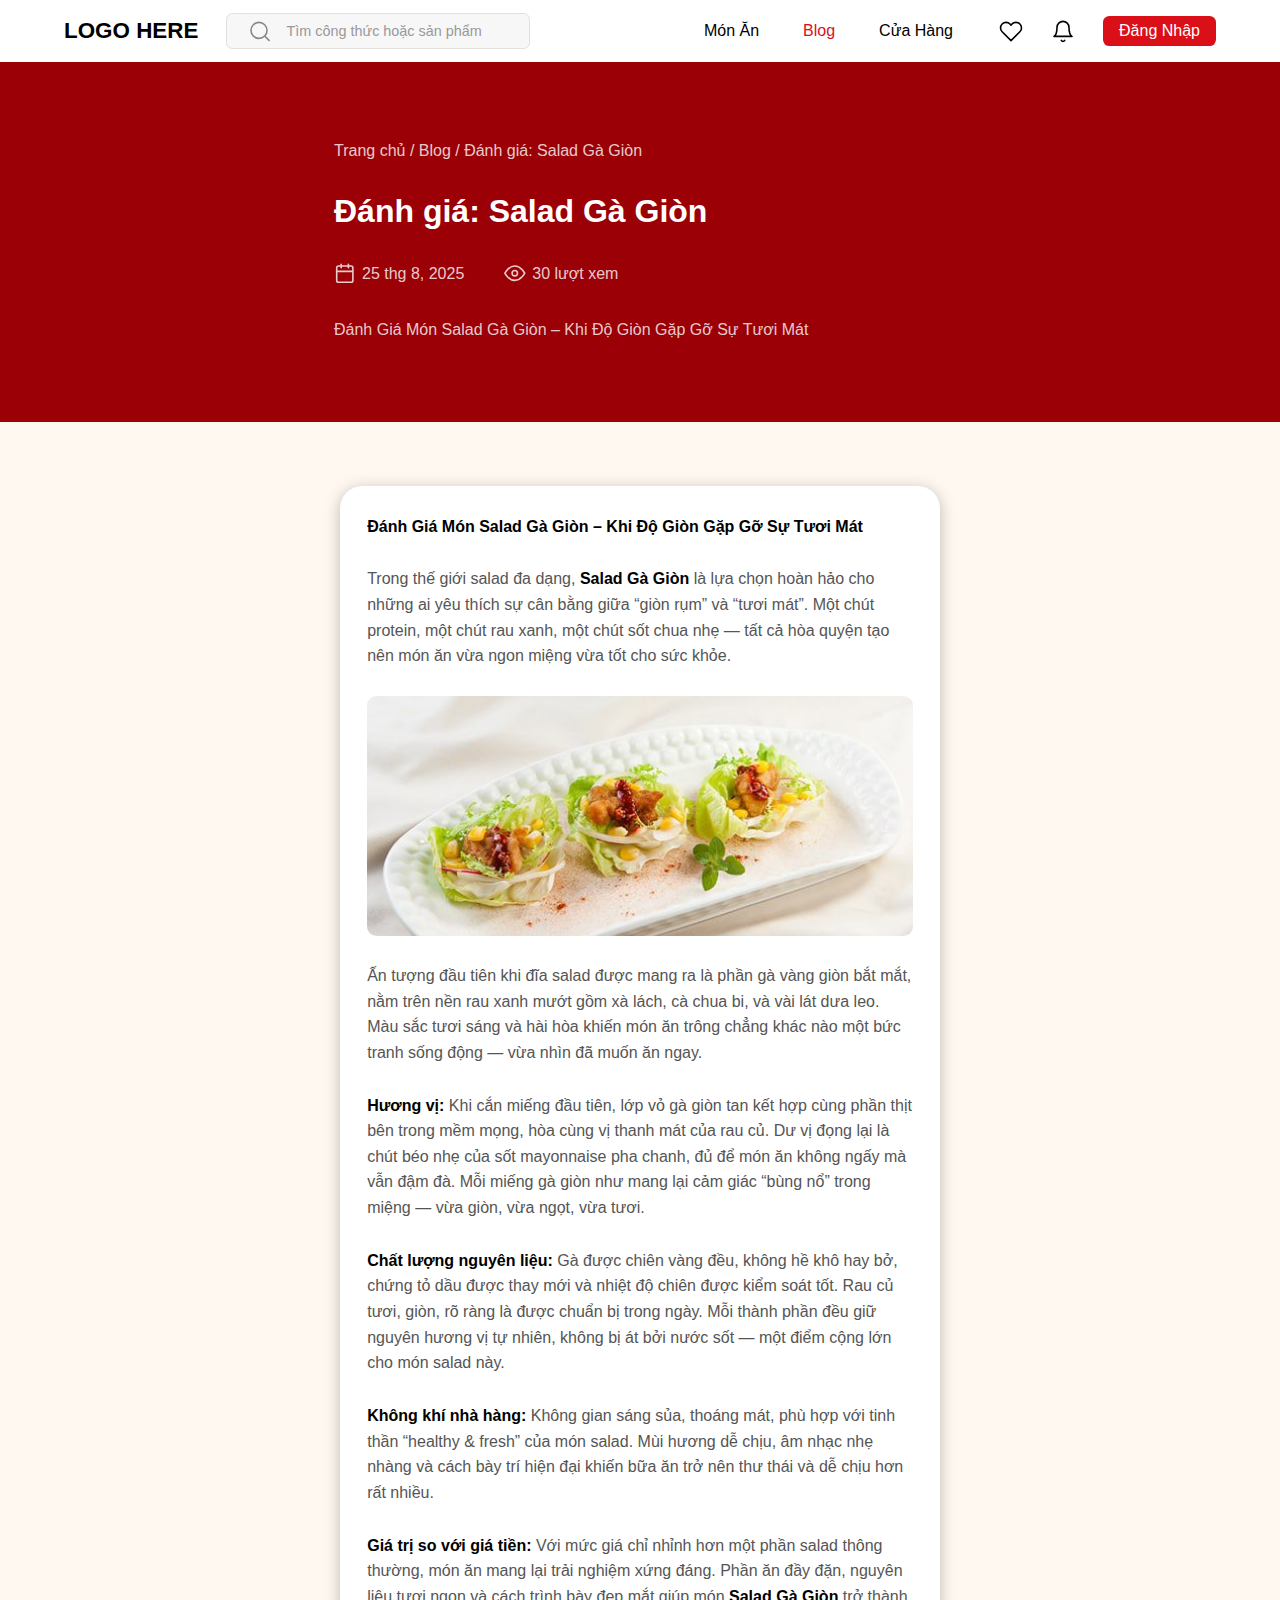
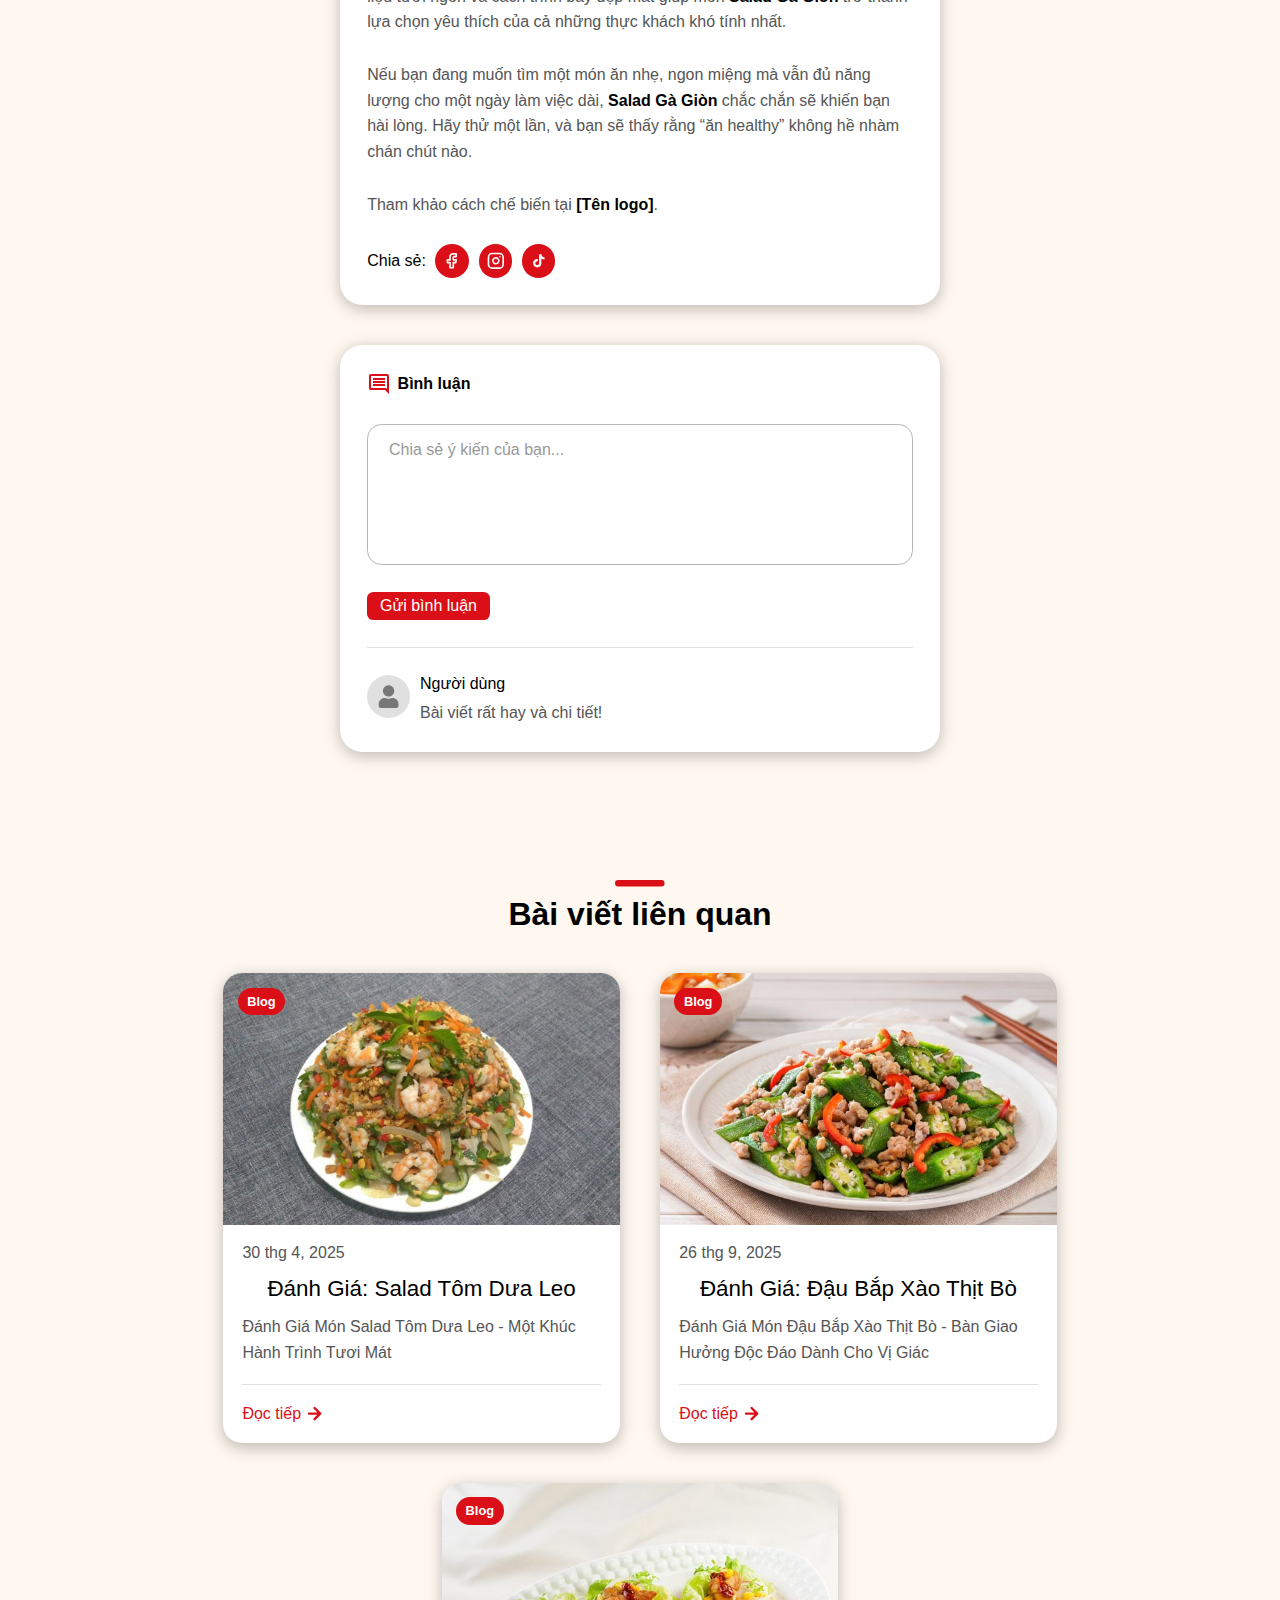
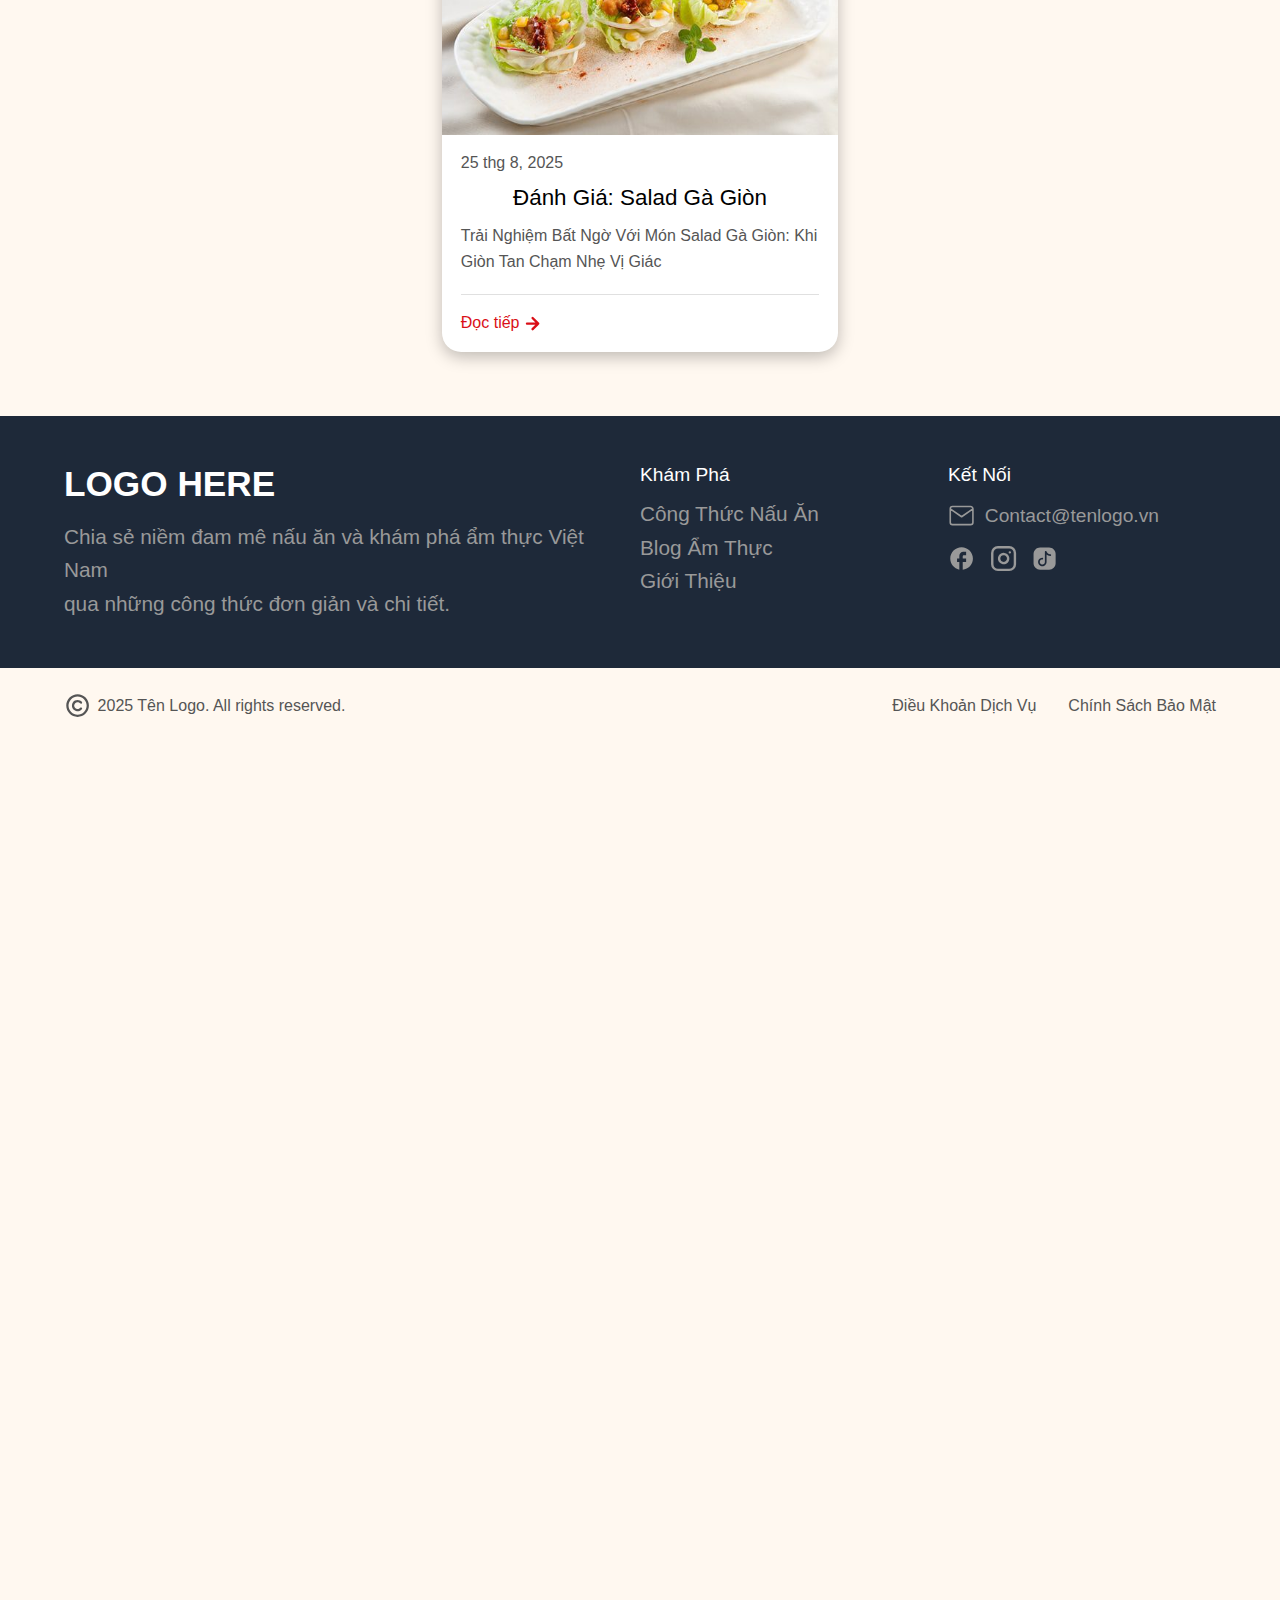
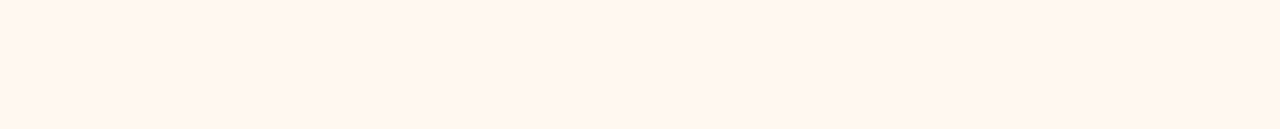
<file: Web/blog-detail-3.html>
<!DOCTYPE html>
<html lang="vi">
<head>
    <meta charset="UTF-8">
    <meta name="viewport" content="width=device-width, initial-scale=1.0">
    <title>Đánh Giá: Salad Tôm Dưa Leo | Blog Ẩm Thực Việt Nam</title>
    <link rel="stylesheet" href="style.css">
    <link rel="stylesheet" href="blog-detail.css">
</head>
<body>
    <!-- Header (Đồng bộ từ index.html) -->
    <header class="header">
        <div class="header-container">
            <div class="logo-search">
                <a href="index.html" class="logo">LOGO HERE</a>
                <div class="search-bar">
                    <svg width="30" height="31" viewBox="0 0 30 31" fill="none" xmlns="http://www.w3.org/2000/svg">
                        <path d="M26.25 26.75L20.8125 21.3125M23.75 14.25C23.75 19.7728 19.2728 24.25 13.75 24.25C8.22715 24.25 3.75 19.7728 3.75 14.25C3.75 8.72715 8.22715 4.25 13.75 4.25C19.2728 4.25 23.75 8.72715 23.75 14.25Z" stroke="#888888" stroke-width="2" stroke-linecap="round" stroke-linejoin="round"></path>
                    </svg>
                    <p>Tìm công thức hoặc sản phẩm</p>
                </div>
            </div>
            <nav class="navigation">
                <a href="dishes.html">Món Ăn</a>
                <a href="blog.html" class="active" style="color:#da0f17;">Blog</a>
                <a href="store.html">Cửa Hàng</a>
            </nav>
            <div class="user-actions">
                <svg width="30" height="31" viewBox="0 0 30 31" fill="none" xmlns="http://www.w3.org/2000/svg">
                    <path d="M26.05 6.26252C25.4116 5.62378 24.6535 5.11708 23.8192 4.77138C22.9849 4.42568 22.0906 4.24774 21.1875 4.24774C20.2844 4.24774 19.3902 4.42568 18.5558 4.77138C17.7215 5.11708 16.9635 5.62378 16.325 6.26252L15 7.58752L13.675 6.26252C12.3854 4.97291 10.6363 4.24841 8.81253 4.24841C6.98874 4.24841 5.23964 4.97291 3.95003 6.26252C2.66041 7.55214 1.93591 9.30123 1.93591 11.125C1.93591 12.9488 2.66041 14.6979 3.95003 15.9875L15 27.0375L26.05 15.9875C26.6888 15.3491 27.1955 14.591 27.5412 13.7567C27.8869 12.9224 28.0648 12.0281 28.0648 11.125C28.0648 10.2219 27.8869 9.32765 27.5412 8.49333C27.1955 7.65901 26.6888 6.90097 26.05 6.26252Z" stroke="black" stroke-width="2" stroke-linecap="round" stroke-linejoin="round"></path>
                </svg>
                <svg width="30" height="31" viewBox="0 0 30 31" fill="none" xmlns="http://www.w3.org/2000/svg">
                    <path d="M17.1625 26.75C16.9427 27.1288 16.6273 27.4433 16.2478 27.6619C15.8683 27.8805 15.438 27.9956 15 27.9956C14.562 27.9956 14.1317 27.8805 13.7522 27.6619C13.3727 27.4433 13.0573 27.1288 12.8375 26.75M22.5 10.5C22.5 8.51088 21.7098 6.60322 20.3033 5.1967C18.8968 3.79018 16.9891 3 15 3C13.0109 3 11.1032 3.79018 9.6967 5.1967C8.29018 6.60322 7.5 8.51088 7.5 10.5C7.5 19.25 3.75 21.75 3.75 21.75H26.25C26.25 21.75 22.5 19.25 22.5 10.5Z" stroke="black" stroke-width="2" stroke-linecap="round" stroke-linejoin="round"></path>
                </svg>
                <div class="login-button">
                    <p>Đăng Nhập</p>
                </div>
            </div>
        </div>
    </header>

    <!-- Blog Detail Hero Section -->
    <section class="blog-detail-hero">
        <div class="container">
            <div class="blog-detail-hero-content">
                <div class="breadcrumb">
                    <p>Trang chủ / Blog / Đánh giá: Salad Gà Giòn</p>
                </div>
                <h1>Đánh giá: Salad Gà Giòn</h1>
                <div class="blog-meta">
                    <div class="meta-item">
                        <svg width="27" height="28" viewBox="0 0 27 28" fill="none" xmlns="http://www.w3.org/2000/svg">
                            <path d="M18 2.75V7.25M9 2.75V7.25M3.375 11.75H23.625M5.625 5H21.375C22.6176 5 23.625 6.00736 23.625 7.25V23C23.625 24.2426 22.6176 25.25 21.375 25.25H5.625C4.38236 25.25 3.375 24.2426 3.375 23V7.25C3.375 6.00736 4.38236 5 5.625 5Z" stroke="white" stroke-opacity="0.8" stroke-width="2" stroke-linecap="round" stroke-linejoin="round"/>
                        </svg>
                        <span>25 thg 8, 2025</span>
                    </div>
                    <div class="meta-item">
                        <svg width="27" height="28" viewBox="0 0 27 28" fill="none" xmlns="http://www.w3.org/2000/svg">
                            <path d="M1.125 14C1.125 14 5.625 5 13.5 5C21.375 5 25.875 14 25.875 14C25.875 14 21.375 23 13.5 23C5.625 23 1.125 14 1.125 14Z" stroke="white" stroke-opacity="0.8" stroke-width="2" stroke-linecap="round" stroke-linejoin="round"/>
                            <path d="M13.5 17.375C15.364 17.375 16.875 15.864 16.875 14C16.875 12.136 15.364 10.625 13.5 10.625C11.636 10.625 10.125 12.136 10.125 14C10.125 15.864 11.636 17.375 13.5 17.375Z" stroke="white" stroke-opacity="0.8" stroke-width="2" stroke-linecap="round" stroke-linejoin="round"/>
                        </svg>
                        <span>30 lượt xem</span>
                    </div>
                </div>
                <p class="hero-description">Đánh Giá Món Salad Gà Giòn – Khi Độ Giòn Gặp Gỡ Sự Tươi Mát</p>
            </div>
        </div>
    </section>

    <!-- Blog Content Section -->
    <section class="blog-content">
        <div class="container">
            <div class="blog-content-container">
                <div class="blog-article">
                    <p class="article-intro">
                        <strong>Đánh Giá Món Salad Gà Giòn – Khi Độ Giòn Gặp Gỡ Sự Tươi Mát</strong>
                    </p>

                    <p>
                        Trong thế giới salad đa dạng, <strong>Salad Gà Giòn</strong> là lựa chọn hoàn hảo cho những ai yêu thích sự cân bằng giữa
                        “giòn rụm” và “tươi mát”. Một chút protein, một chút rau xanh, một chút sốt chua nhẹ — tất cả hòa quyện tạo nên món ăn
                        vừa ngon miệng vừa tốt cho sức khỏe.
                    </p>

                    <img src="images/frame-47.jpeg" alt="Salad Gà Giòn" class="article-image">

                    <p>
                        Ấn tượng đầu tiên khi đĩa salad được mang ra là phần gà vàng giòn bắt mắt, nằm trên nền rau xanh mướt gồm xà lách, cà chua bi,
                        và vài lát dưa leo. Màu sắc tươi sáng và hài hòa khiến món ăn trông chẳng khác nào một bức tranh sống động — vừa nhìn đã muốn ăn ngay.
                    </p>

                    <p>
                        <strong>Hương vị:</strong> Khi cắn miếng đầu tiên, lớp vỏ gà giòn tan kết hợp cùng phần thịt bên trong mềm mọng, hòa cùng vị thanh mát của rau củ.
                        Dư vị đọng lại là chút béo nhẹ của sốt mayonnaise pha chanh, đủ để món ăn không ngấy mà vẫn đậm đà. Mỗi miếng gà giòn như mang lại
                        cảm giác “bùng nổ” trong miệng — vừa giòn, vừa ngọt, vừa tươi.
                    </p>

                    <p>
                        <strong>Chất lượng nguyên liệu:</strong> Gà được chiên vàng đều, không hề khô hay bở, chứng tỏ dầu được thay mới và nhiệt độ chiên được kiểm soát tốt.
                        Rau củ tươi, giòn, rõ ràng là được chuẩn bị trong ngày. Mỗi thành phần đều giữ nguyên hương vị tự nhiên, không bị át bởi nước sốt —
                        một điểm cộng lớn cho món salad này.
                    </p>

                    <p>
                        <strong>Không khí nhà hàng:</strong> Không gian sáng sủa, thoáng mát, phù hợp với tinh thần “healthy & fresh” của món salad. Mùi hương dễ chịu,
                        âm nhạc nhẹ nhàng và cách bày trí hiện đại khiến bữa ăn trở nên thư thái và dễ chịu hơn rất nhiều.
                    </p>

                    <p>
                        <strong>Giá trị so với giá tiền:</strong> Với mức giá chỉ nhỉnh hơn một phần salad thông thường, món ăn mang lại trải nghiệm xứng đáng.
                        Phần ăn đầy đặn, nguyên liệu tươi ngon và cách trình bày đẹp mắt giúp món <strong>Salad Gà Giòn</strong> trở thành lựa chọn yêu thích
                        của cả những thực khách khó tính nhất.
                    </p>

                    <p>
                        Nếu bạn đang muốn tìm một món ăn nhẹ, ngon miệng mà vẫn đủ năng lượng cho một ngày làm việc dài,
                        <strong>Salad Gà Giòn</strong> chắc chắn sẽ khiến bạn hài lòng. Hãy thử một lần, và bạn sẽ thấy rằng “ăn healthy”
                        không hề nhàm chán chút nào.
                    </p>

                    <p>
                        Tham khảo cách chế biến tại <strong>[Tên logo]</strong>.
                    </p>

                    <div class="share-section">
                        <p>Chia sẻ:</p>
                        <div class="share-buttons">
                            <div class="share-btn facebook">
                                <svg width="22" height="22" viewBox="0 0 22 22" fill="none" xmlns="http://www.w3.org/2000/svg">
                                    <path d="M16.5 5.77496H13.744C13.2463 5.77496 12.8425 6.17829 12.8425 6.6765V9.839H16.5L15.9642 13.321H12.843V19.7083H8.82063V13.321H5.5V9.839H8.77754L8.82063 6.53442L8.81467 5.934C8.81 5.45747 8.89982 4.98473 9.07891 4.54311C9.25801 4.10149 9.52285 3.69973 9.85811 3.36105C10.1934 3.02237 10.5924 2.75349 11.0322 2.56993C11.472 2.38638 11.9438 2.29178 12.4204 2.29163H16.5V5.77496Z" stroke="white" stroke-width="2" stroke-linejoin="round"/>
                                </svg>
                            </div>
                            <div class="share-btn instagram">
                                <svg width="22" height="22" viewBox="0 0 22 22" fill="none" xmlns="http://www.w3.org/2000/svg">
                                    <g clip-path="url(#clip0_47_1527)">
                                        <path d="M16.0413 5.95837H16.0505M6.41634 1.83337H15.583C18.1143 1.83337 20.1663 3.8854 20.1663 6.41671V15.5834C20.1663 18.1147 18.1143 20.1667 15.583 20.1667H6.41634C3.88504 20.1667 1.83301 18.1147 1.83301 15.5834V6.41671C1.83301 3.8854 3.88504 1.83337 6.41634 1.83337ZM14.6663 10.4225C14.7795 11.1854 14.6492 11.9646 14.294 12.6491C13.9387 13.3337 13.3767 13.8888 12.6878 14.2356C11.9989 14.5823 11.2183 14.703 10.4568 14.5805C9.69537 14.458 8.99195 14.0984 8.44661 13.5531C7.90126 13.0078 7.54176 12.3043 7.41924 11.5429C7.29671 10.7815 7.4174 10.0008 7.76414 9.31188C8.11088 8.62299 8.66601 8.06097 9.35058 7.70576C10.0351 7.35055 10.8143 7.22025 11.5772 7.33337C12.3554 7.44877 13.0758 7.81138 13.6321 8.36765C14.1883 8.92393 14.5509 9.64436 14.6663 10.4225Z" stroke="white" stroke-width="2" stroke-linecap="round" stroke-linejoin="round"/>
                                    </g>
                                </svg>
                            </div>
                            <div class="share-btn tiktok">
                                <svg width="22" height="22" viewBox="0 0 22 22" fill="none" xmlns="http://www.w3.org/2000/svg">
                                    <path d="M15.2168 5.335C14.5903 4.61957 14.245 3.70095 14.2451 2.75H11.4126V14.1167C11.3913 14.7319 11.1317 15.3148 10.6888 15.7424C10.2458 16.1699 9.65411 16.4087 9.03848 16.4083C7.73681 16.4083 6.65514 15.345 6.65514 14.025C6.65514 12.4483 8.17681 11.2658 9.74431 11.7517V8.855C6.58181 8.43333 3.81348 10.89 3.81348 14.025C3.81348 17.0775 6.34348 19.25 9.02931 19.25C11.9076 19.25 14.2451 16.9125 14.2451 14.025V8.25917C15.3937 9.08403 16.7727 9.52659 18.1868 9.52417V6.69167C18.1868 6.69167 16.4635 6.77417 15.2168 5.335Z" fill="white"/>
                                </svg>
                            </div>
                        </div>
                    </div>
                </div>

                <!-- Comments Section -->
                <div class="comments-section">
                    <div class="comments-header">
                        <svg width="30" height="30" viewBox="0 0 30 30" fill="none" xmlns="http://www.w3.org/2000/svg">
                            <path d="M7.5 17.5H22.5V15H7.5V17.5ZM7.5 13.75H22.5V11.25H7.5V13.75ZM7.5 10H22.5V7.5H7.5V10ZM27.5 27.5L22.5 22.5H5C4.3125 22.5 3.72396 22.2552 3.23438 21.7656C2.74479 21.276 2.5 20.6875 2.5 20V5C2.5 4.3125 2.74479 3.72396 3.23438 3.23438C3.72396 2.74479 4.3125 2.5 5 2.5H25C25.6875 2.5 26.276 2.74479 26.7656 3.23438C27.2552 3.72396 27.5 4.3125 27.5 5V27.5ZM5 20H23.5625L25 21.4062V5H5V20Z" fill="#DA0F17"/>
                        </svg>
                        <h3>Bình luận</h3>
                    </div>
                    
                    <div class="comment-form">
                        <textarea placeholder="Chia sẻ ý kiến của bạn..."></textarea>
                        <button class="submit-comment">Gửi bình luận</button>
                    </div>

                    <div class="comment-divider"></div>

                    <!-- Sample Comment -->
                    <div class="comment">
                        <div class="comment-avatar">
                            <svg width="34" height="34" viewBox="0 0 34 34" fill="none" xmlns="http://www.w3.org/2000/svg">
                                <path d="M24.0837 9.91671C24.0837 11.3177 23.6682 12.6871 22.8899 13.852C22.1116 15.0168 21.0053 15.9247 19.711 16.4609C18.4167 16.997 16.9925 17.1372 15.6184 16.8639C14.2444 16.5906 12.9823 15.916 11.9917 14.9254C11.001 13.9348 10.3264 12.6726 10.0531 11.2986C9.77979 9.92456 9.92006 8.50034 10.4562 7.20603C10.9923 5.91172 11.9002 4.80546 13.065 4.02713C14.2299 3.2488 15.5994 2.83337 17.0003 2.83337C18.8789 2.83337 20.6806 3.57965 22.009 4.90803C23.3374 6.23642 24.0837 8.03809 24.0837 9.91671Z" fill="#777777"/>
                                <path d="M21.9587 18.7709H21.0345C19.7696 19.3541 18.3932 19.6562 17.0003 19.6562C15.6074 19.6562 14.2311 19.3541 12.9661 18.7709H12.042C11.0653 18.7709 10.0981 18.9633 9.19578 19.337C8.29343 19.7108 7.47352 20.2586 6.78289 20.9493C5.38808 22.3441 4.60449 24.2358 4.60449 26.2084L4.60449 28.5105C4.60449 29.2149 4.88435 29.8906 5.38249 30.3887C5.88063 30.8869 6.55626 31.1667 7.26074 31.1667H26.7399C27.4444 31.1667 28.12 30.8869 28.6182 30.3887C29.1163 29.8906 29.3962 29.2149 29.3962 28.5105V26.2084C29.3962 24.2358 28.6126 22.3441 27.2178 20.9493C25.823 19.5545 23.9312 18.7709 21.9587 18.7709Z" fill="#777777"/>
                            </svg>
                        </div>
                        <div class="comment-content">
                            <p class="comment-author">Người dùng</p>
                            <p class="comment-text">Bài viết rất hay và chi tiết!</p>
                        </div>
                    </div>
                </div>
            </div>
        </div>
    </section>

    <!-- Related Posts Section -->
    <section class="related-posts">
        <div class="container">
            <div class="section-header">
                <svg width="62" height="8" viewBox="0 0 62 8" fill="none" xmlns="http://www.w3.org/2000/svg">
                    <line x1="4" y1="4" x2="58" y2="4.00001" stroke="#DA0F17" stroke-width="8" stroke-linecap="round"/>
                </svg>
                <h2>Bài viết liên quan</h2>
            </div>
            
            <div class="related-posts-grid">
                <!-- Post 1 -->
                <div class="related-post-card">
                    <div class="post-image" style="background-image: url('images/frame-45.jpeg');">
                        <div class="blog-tag">Blog</div>
                    </div>
                    <div class="post-content">
                        <div class="post-date">30 thg 4, 2025</div>
                        <h3>Đánh Giá: Salad Tôm Dưa Leo</h3>
                        <p>Đánh Giá Món Salad Tôm Dưa Leo - Một Khúc Hành Trình Tươi Mát</p>
                        <div class="post-divider"></div>
                        <div class="read-more">
                            <span>Đọc tiếp</span>
                            <svg width="24" height="24" viewBox="0 0 24 24" fill="none" xmlns="http://www.w3.org/2000/svg">
                                <path d="M5 12H19M19 12L12 5M19 12L12 19" stroke="#DA0F17" stroke-width="3" stroke-linecap="round" stroke-linejoin="round"/>
                            </svg>
                        </div>
                    </div>
                </div>

                <!-- Post 2 -->
                <div class="related-post-card">
                    <div class="post-image" style="background-image: url('images/frame-46.jpeg');">
                        <div class="blog-tag">Blog</div>
                    </div>
                    <div class="post-content">
                        <div class="post-date">26 thg 9, 2025</div>
                        <h3>Đánh Giá: Đậu Bắp Xào Thịt Bò</h3>
                        <p>Đánh Giá Món Đậu Bắp Xào Thịt Bò - Bàn Giao Hưởng Độc Đáo Dành Cho Vị Giác</p>
                        <div class="post-divider"></div>
                        <div class="read-more">
                            <span>Đọc tiếp</span>
                            <svg width="24" height="24" viewBox="0 0 24 24" fill="none" xmlns="http://www.w3.org/2000/svg">
                                <path d="M5 12H19M19 12L12 5M19 12L12 19" stroke="#DA0F17" stroke-width="3" stroke-linecap="round" stroke-linejoin="round"/>
                            </svg>
                        </div>
                    </div>
                </div>

                <!-- Post 3 -->
                <div class="related-post-card">
                    <div class="post-image" style="background-image: url('images/frame-47.jpeg');">
                        <div class="blog-tag">Blog</div>
                    </div>
                    <div class="post-content">
                        <div class="post-date">25 thg 8, 2025</div>
                        <h3>Đánh Giá: Salad Gà Giòn</h3>
                        <p>Trải Nghiệm Bất Ngờ Với Món Salad Gà Giòn: Khi Giòn Tan Chạm Nhẹ Vị Giác</p>
                        <div class="post-divider"></div>
                        <div class="read-more">
                            <span>Đọc tiếp</span>
                            <svg width="24" height="24" viewBox="0 0 24 24" fill="none" xmlns="http://www.w3.org/2000/svg">
                                <path d="M5 12H19M19 12L12 5M19 12L12 19" stroke="#DA0F17" stroke-width="3" stroke-linecap="round" stroke-linejoin="round"/>
                            </svg>
                        </div>
                    </div>
                </div>
            </div>
        </div>
    </section>

    <!-- Footer -->
    <footer class="footer">
        <div class="footer-container">
            <div class="footer-info">
                <h3>LOGO HERE</h3>
                <p>Chia sẻ niềm đam mê nấu ăn và khám phá ẩm thực Việt Nam<br>qua những công thức đơn giản và chi tiết.</p>
            </div>
            <div class="footer-links">
                <h4>Khám Phá</h4>
                <p>Công Thức Nấu Ăn</p>
                <p>Blog Ẩm Thực</p>
                <p>Giới Thiệu</p>
            </div>
            <div class="footer-contact">
                <h4>Kết Nối</h4>
                <div class="contact-item">
                    <svg width="34" height="34" viewBox="0 0 34 34" fill="none" xmlns="http://www.w3.org/2000/svg">
                        <path d="M31.1666 8.50008C31.1666 6.94175 29.8916 5.66675 28.3333 5.66675H5.66665C4.10831 5.66675 2.83331 6.94175 2.83331 8.50008M31.1666 8.50008V25.5001C31.1666 27.0584 29.8916 28.3334 28.3333 28.3334H5.66665C4.10831 28.3334 2.83331 27.0584 2.83331 25.5001V8.50008M31.1666 8.50008L17 18.4167L2.83331 8.50008" stroke="#999999" stroke-width="2" stroke-linecap="round" stroke-linejoin="round"></path>
                    </svg>
                    <p>Contact@tenlogo.vn</p>
                </div>
                <div class="social-icons">
                    <svg width="34" height="34" viewBox="0 0 34 34" fill="none" xmlns="http://www.w3.org/2000/svg">
                        <path d="M31.1666 16.9999C31.1666 9.17992 24.82 2.83325 17 2.83325C9.17998 2.83325 2.83331 9.17992 2.83331 16.9999C2.83331 23.8566 7.70665 29.5658 14.1666 30.8832V21.2499H11.3333V16.9999H14.1666V13.4583C14.1666 10.7241 16.3908 8.49992 19.125 8.49992H22.6666V12.7499H19.8333C19.0541 12.7499 18.4166 13.3874 18.4166 14.1666V16.9999H22.6666V21.2499H18.4166V31.0958C25.5708 30.3874 31.1666 24.3524 31.1666 16.9999Z" fill="#999999"></path>
                    </svg>
                    <svg width="34" height="34" viewBox="0 0 34 34" fill="none" xmlns="http://www.w3.org/2000/svg">
                        <path d="M24.7916 9.20825H24.8058M9.91665 2.83325H24.0833C27.9953 2.83325 31.1666 6.00457 31.1666 9.91659V24.0833C31.1666 27.9953 27.9953 31.1666 24.0833 31.1666H9.91665C6.00463 31.1666 2.83331 27.9953 2.83331 24.0833V9.91659C2.83331 6.00457 6.00463 2.83325 9.91665 2.83325ZM22.6666 16.1074C22.8415 17.2864 22.6401 18.4906 22.0911 19.5485C21.5422 20.6065 20.6736 21.4644 19.6089 22.0003C18.5443 22.5362 17.3378 22.7227 16.161 22.5333C14.9842 22.344 13.8971 21.7884 13.0543 20.9456C12.2115 20.1028 11.6559 19.0157 11.4666 17.8389C11.2772 16.6621 11.4637 15.4556 11.9996 14.3909C12.5355 13.3263 13.3934 12.4577 14.4514 11.9088C15.5093 11.3598 16.7135 11.1584 17.8925 11.3333C19.0951 11.5116 20.2085 12.072 21.0682 12.9317C21.9279 13.7914 22.4883 14.9048 22.6666 16.1074Z" stroke="#999999" stroke-width="3" stroke-linecap="round" stroke-linejoin="round"></path>
                    </svg>
                    <svg width="34" height="34" viewBox="0 0 34 34" fill="none" xmlns="http://www.w3.org/2000/svg">
                        <path fill-rule="evenodd" clip-rule="evenodd" d="M22.6667 30.8125C24.8271 30.8125 26.899 29.9543 28.4266 28.4266C29.9543 26.899 30.8125 24.8271 30.8125 22.6667V11.3333C30.8125 9.17292 29.9543 7.101 28.4266 5.57336C26.899 4.04572 24.8271 3.1875 22.6667 3.1875H11.3333C9.17292 3.1875 7.101 4.04572 5.57336 5.57336C4.04572 7.101 3.1875 9.17292 3.1875 11.3333V22.6667C3.1875 24.8271 4.04572 26.899 5.57336 28.4266C7.101 29.9543 9.17292 30.8125 11.3333 30.8125H22.6667ZM19.4239 8.16425C19.3438 7.92546 19.1814 7.72292 18.9657 7.59275C18.7501 7.46259 18.4952 7.41328 18.2465 7.45361C17.9979 7.49395 17.7717 7.6213 17.6082 7.81296C17.4448 8.00462 17.3547 8.24811 17.3542 8.5V21.25C17.3542 21.8804 17.1672 22.4967 16.817 23.0209C16.4667 23.5451 15.9689 23.9536 15.3865 24.1949C14.804 24.4361 14.1631 24.4992 13.5448 24.3763C12.9265 24.2533 12.3585 23.9497 11.9128 23.5039C11.467 23.0581 11.1634 22.4902 11.0404 21.8719C10.9174 21.2535 10.9805 20.6126 11.2218 20.0302C11.4631 19.4478 11.8716 18.9499 12.3958 18.5997C12.92 18.2494 13.5362 18.0625 14.1667 18.0625C14.4485 18.0625 14.7187 17.9506 14.918 17.7513C15.1172 17.552 15.2292 17.2818 15.2292 17C15.2292 16.7182 15.1172 16.448 14.918 16.2487C14.7187 16.0494 14.4485 15.9375 14.1667 15.9375C13.116 15.9375 12.0888 16.2491 11.2152 16.8328C10.3416 17.4166 9.66065 18.2463 9.25856 19.217C8.85647 20.1877 8.75126 21.2559 8.95625 22.2864C9.16123 23.3169 9.6672 24.2635 10.4102 25.0065C11.1531 25.7495 12.0997 26.2554 13.1302 26.4604C14.1608 26.6654 15.2289 26.5602 16.1997 26.1581C17.1704 25.756 18.0001 25.0751 18.5838 24.2015C19.1676 23.3278 19.4792 22.3007 19.4792 21.25V11.9822C20.5658 12.9908 22.0957 13.8125 24.0833 13.8125C24.3651 13.8125 24.6354 13.7006 24.8346 13.5013C25.0339 13.302 25.1458 13.0318 25.1458 12.75C25.1458 12.4682 25.0339 12.198 24.8346 11.9987C24.6354 11.7994 24.3651 11.6875 24.0833 11.6875C22.7063 11.6875 21.6594 11.1208 20.8831 10.3856C20.0898 9.63192 19.6109 8.72383 19.4239 8.16425Z" fill="#999999"></path>
                    </svg>
                </div>
            </div>
        </div>
    </footer>

    <!-- Copyright -->
    <div class="copyright">
        <div class="copyright-container">
            <div class="copyright-info">
                <svg width="34" height="34" viewBox="0 0 34 34" fill="none" xmlns="http://www.w3.org/2000/svg">
                    <path d="M17 2.83325C24.8242 2.83325 31.1666 9.17567 31.1666 16.9999C31.1666 24.8242 24.8242 31.1666 17 31.1666C9.17573 31.1666 2.83331 24.8242 2.83331 16.9999C2.83331 9.17567 9.17573 2.83325 17 2.83325ZM17 5.66659C13.9942 5.66659 11.1115 6.86063 8.9861 8.98604C6.86069 11.1115 5.66665 13.9941 5.66665 16.9999C5.66665 20.0057 6.86069 22.8884 8.9861 25.0138C11.1115 27.1392 13.9942 28.3333 17 28.3333C20.0058 28.3333 22.8884 27.1392 25.0139 25.0138C27.1393 22.8884 28.3333 20.0057 28.3333 16.9999C28.3333 13.9941 27.1393 11.1115 25.0139 8.98604C22.8884 6.86063 20.0058 5.66659 17 5.66659ZM17 9.91658C18.0048 9.91644 18.9982 10.1301 19.9142 10.5434C20.8301 10.9567 21.6477 11.5601 22.3125 12.3136C22.5612 12.5954 22.6878 12.9644 22.6644 13.3396C22.641 13.7147 22.4696 14.0652 22.1878 14.3139C21.906 14.5626 21.537 14.6892 21.1618 14.6659C20.7867 14.6425 20.4362 14.471 20.1875 14.1893C19.6165 13.5417 18.8619 13.0833 18.0241 12.8752C17.1862 12.6671 16.3048 12.7191 15.4973 13.0243C14.6897 13.3295 13.9942 13.8734 13.5033 14.5836C13.0125 15.2938 12.7496 16.1366 12.7496 16.9999C12.7496 17.8632 13.0125 18.7061 13.5033 19.4163C13.9942 20.1265 14.6897 20.6704 15.4973 20.9755C16.3048 21.2807 17.1862 21.3327 18.0241 21.1246C18.8619 20.9165 19.6165 20.4582 20.1875 19.8106C20.4362 19.5288 20.7867 19.3573 21.1618 19.334C21.537 19.3106 21.906 19.4372 22.1878 19.6859C22.4696 19.9346 22.641 20.2851 22.6644 20.6603C22.6878 21.0354 22.5612 21.4045 22.3125 21.6863C21.5295 22.5737 20.5365 23.2509 19.4244 23.6558C18.3123 24.0607 17.1165 24.1805 15.9461 24.0043C14.7758 23.828 13.6683 23.3613 12.7248 22.6468C11.7812 21.9323 11.0318 20.9928 10.5449 19.914C10.058 18.8353 9.84911 17.6518 9.9374 16.4715C10.0257 15.2913 10.4083 14.152 11.0503 13.1577C11.6923 12.1634 12.5732 11.3458 13.6125 10.7797C14.6518 10.2135 15.8164 9.91675 17 9.91658Z" fill="#555555"></path>
                </svg>
                <p>2025 Tên Logo. All rights reserved.</p>
            </div>
            <div class="copyright-links">
                <p>Điều Khoản Dịch Vụ</p>
                <p>Chính Sách Bảo Mật</p>
            </div>
        </div>
    </div>
</body>
</html>
</file>
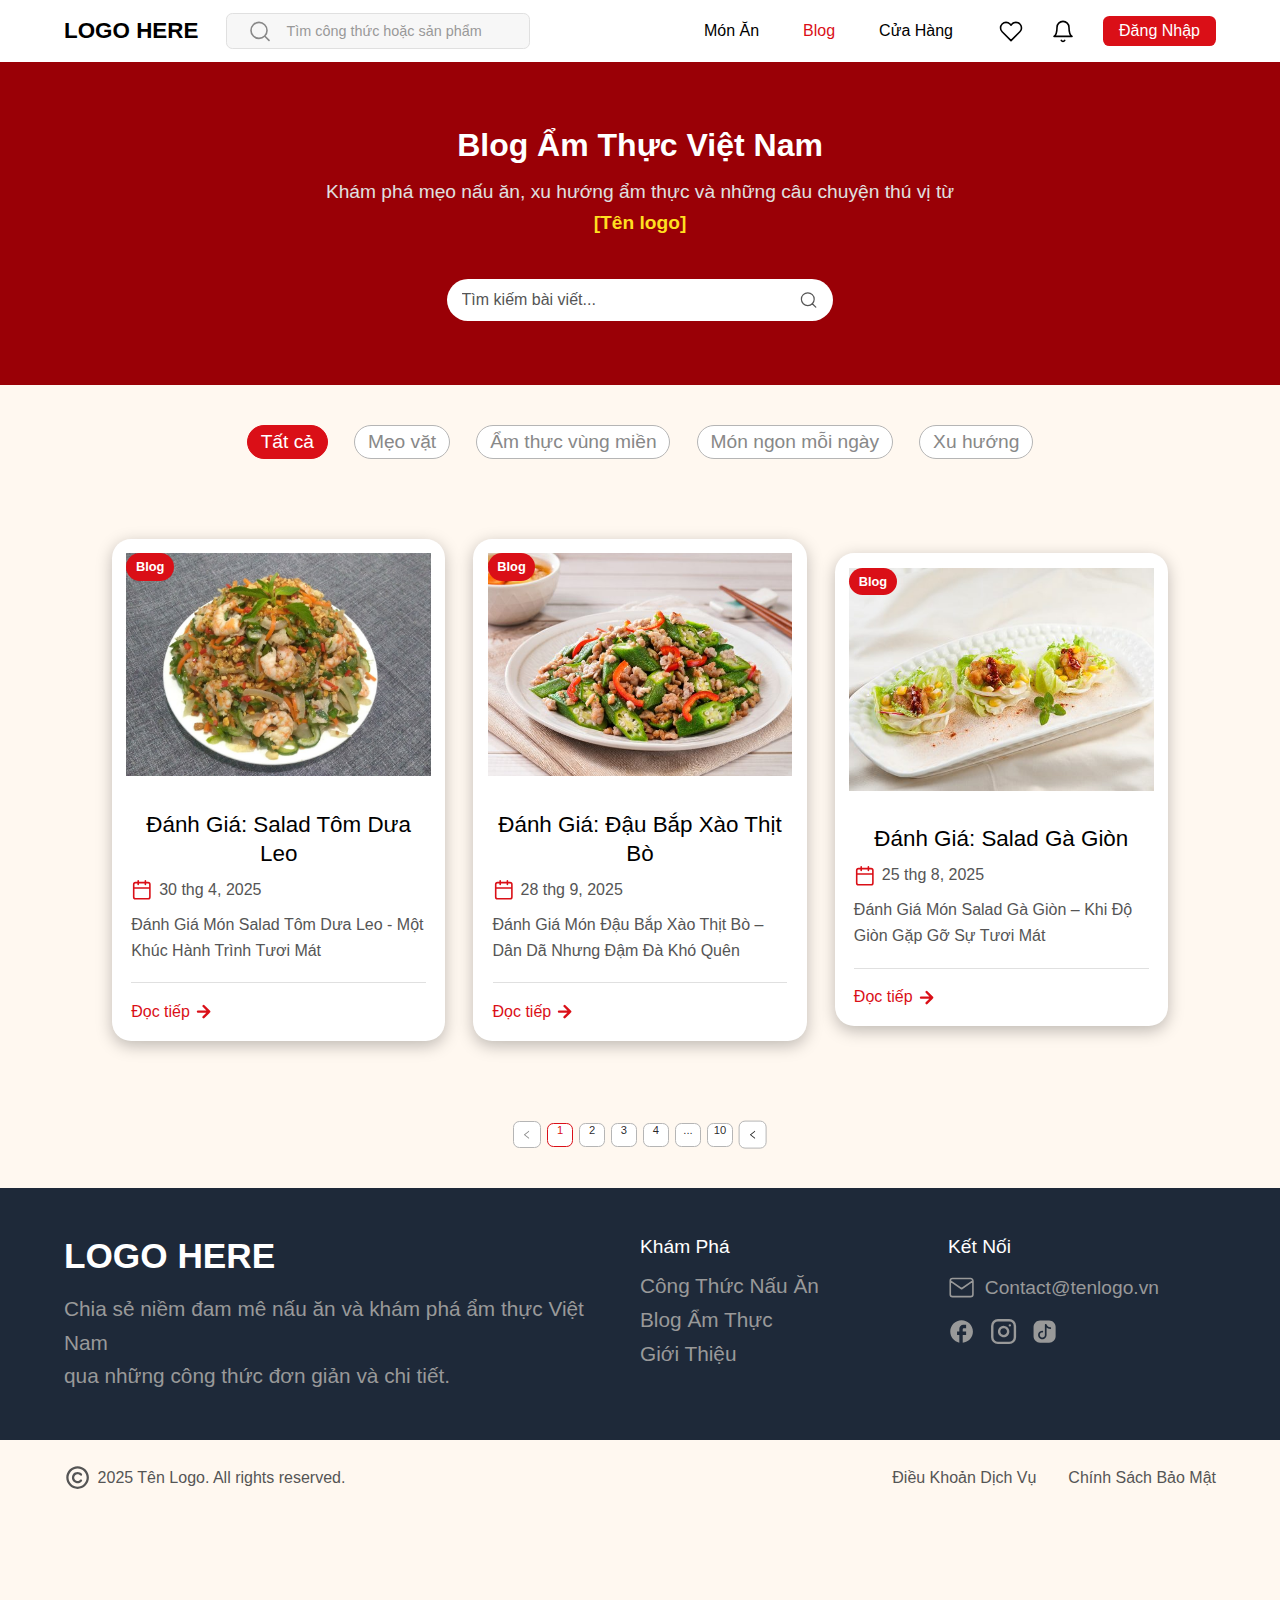
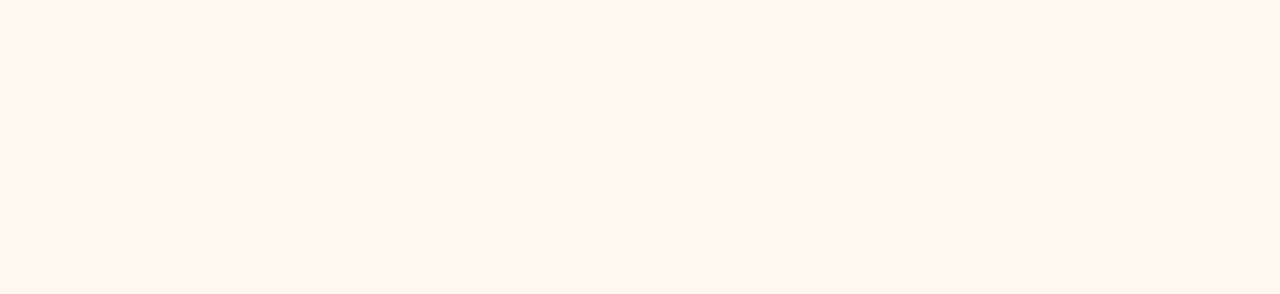
<file: Web/blog.html>
<!DOCTYPE html>
<html lang="vi">
<head>
    <meta charset="UTF-8">
    <meta name="viewport" content="width=device-width, initial-scale=1.0">
    <title>Blog Ẩm Thực Việt Nam | [Tên Logo]</title>
    <link rel="stylesheet" href="style.css">
    <link rel="stylesheet" href="blog.css">
</head>
<body>
    <!-- Header (Đồng bộ từ index.html) -->
    <header class="header">
        <div class="header-container">
            <div class="logo-search">
                <a href="index.html" class="logo">LOGO HERE</a>
                <div class="search-bar">
                    <svg width="30" height="31" viewBox="0 0 30 31" fill="none" xmlns="http://www.w3.org/2000/svg">
                        <path d="M26.25 26.75L20.8125 21.3125M23.75 14.25C23.75 19.7728 19.2728 24.25 13.75 24.25C8.22715 24.25 3.75 19.7728 3.75 14.25C3.75 8.72715 8.22715 4.25 13.75 4.25C19.2728 4.25 23.75 8.72715 23.75 14.25Z" stroke="#888888" stroke-width="2" stroke-linecap="round" stroke-linejoin="round"></path>
                    </svg>
                    <p>Tìm công thức hoặc sản phẩm</p>
                </div>
            </div>
            <nav class="navigation">
                <a href="dishes.html">Món Ăn</a>
                <a href="blog.html" class="active" style="color: #da0f17;">Blog</a>
                <a href="store.html">Cửa Hàng</a>
            </nav>
            <div class="user-actions">
                <svg width="30" height="31" viewBox="0 0 30 31" fill="none" xmlns="http://www.w3.org/2000/svg">
                    <path d="M26.05 6.26252C25.4116 5.62378 24.6535 5.11708 23.8192 4.77138C22.9849 4.42568 22.0906 4.24774 21.1875 4.24774C20.2844 4.24774 19.3902 4.42568 18.5558 4.77138C17.7215 5.11708 16.9635 5.62378 16.325 6.26252L15 7.58752L13.675 6.26252C12.3854 4.97291 10.6363 4.24841 8.81253 4.24841C6.98874 4.24841 5.23964 4.97291 3.95003 6.26252C2.66041 7.55214 1.93591 9.30123 1.93591 11.125C1.93591 12.9488 2.66041 14.6979 3.95003 15.9875L15 27.0375L26.05 15.9875C26.6888 15.3491 27.1955 14.591 27.5412 13.7567C27.8869 12.9224 28.0648 12.0281 28.0648 11.125C28.0648 10.2219 27.8869 9.32765 27.5412 8.49333C27.1955 7.65901 26.6888 6.90097 26.05 6.26252Z" stroke="black" stroke-width="2" stroke-linecap="round" stroke-linejoin="round"></path>
                </svg>
                <svg width="30" height="31" viewBox="0 0 30 31" fill="none" xmlns="http://www.w3.org/2000/svg">
                    <path d="M17.1625 26.75C16.9427 27.1288 16.6273 27.4433 16.2478 27.6619C15.8683 27.8805 15.438 27.9956 15 27.9956C14.562 27.9956 14.1317 27.8805 13.7522 27.6619C13.3727 27.4433 13.0573 27.1288 12.8375 26.75M22.5 10.5C22.5 8.51088 21.7098 6.60322 20.3033 5.1967C18.8968 3.79018 16.9891 3 15 3C13.0109 3 11.1032 3.79018 9.6967 5.1967C8.29018 6.60322 7.5 8.51088 7.5 10.5C7.5 19.25 3.75 21.75 3.75 21.75H26.25C26.25 21.75 22.5 19.25 22.5 10.5Z" stroke="black" stroke-width="2" stroke-linecap="round" stroke-linejoin="round"></path>
                </svg>
                <div class="login-button">
                    <p>Đăng Nhập</p>
                </div>
            </div>
        </div>
    </header>

    <!-- Blog Hero Section -->
    <section class="blog-hero">
        <div class="container">
            <div class="blog-hero-container">
                <div class="blog-hero-content">
                    <h1>Blog Ẩm Thực Việt Nam</h1>
                    <p>Khám phá mẹo nấu ăn, xu hướng ẩm thực và những câu chuyện thú vị từ <span>[Tên logo]</span></p>
                </div>
                <div class="blog-search">
                    <input type="text" placeholder="Tìm kiếm bài viết...">
                    <svg width="24" height="25" viewBox="0 0 24 25" fill="none" xmlns="http://www.w3.org/2000/svg">
                        <path d="M11 19.5C15.4183 19.5 19 15.9183 19 11.5C19 7.08172 15.4183 3.5 11 3.5C6.58172 3.5 3 7.08172 3 11.5C3 15.9183 6.58172 19.5 11 19.5Z" stroke="#555555" stroke-width="1.5" stroke-linecap="round" stroke-linejoin="round"/>
                        <path d="M21.0004 21.5L16.6504 17.15" stroke="#555555" stroke-width="1.5" stroke-linecap="round" stroke-linejoin="round"/>
                    </svg>
                </div>
            </div>
        </div>
    </section>

    <!-- Blog Categories -->
    <section class="blog-categories">
        <div class="container">
            <div class="categories-container">
                <div class="category-filter active">Tất cả</div>
                <div class="category-filter">Mẹo vặt</div>
                <div class="category-filter">Ẩm thực vùng miền</div>
                <div class="category-filter">Món ngon mỗi ngày</div>
                <div class="category-filter">Xu hướng</div>
            </div>
        </div>
    </section>

    <!-- Blog Posts Grid -->
    <section class="blog-posts">
        <div class="container">
            <div class="posts-container">
                <!-- Row 1 -->
                <div class="posts-row">
                    <!-- Post 1 -->
                    <a href="blog-detail-1.html" style="text-decoration: none;" class="blog-post-card">
                        <div class="post-image">
                            <img src="images/frame-45.jpeg" alt="Salad Tôm Dưa Leo">
                            <div class="blog-tag">Blog</div>
                        </div>
                        <div class="post-content">
                            <h3>Đánh Giá: Salad Tôm Dưa Leo</h3>
                            <div class="post-meta">
                                <svg width="27" height="27" viewBox="0 0 27 27" fill="none" xmlns="http://www.w3.org/2000/svg">
                                    <path d="M18 2.25V6.75M9 2.25V6.75M3.375 11.25H23.625M5.625 4.5H21.375C22.6176 4.5 23.625 5.50736 23.625 6.75V22.5C23.625 23.7426 22.6176 24.75 21.375 24.75H5.625C4.38236 24.75 3.375 23.7426 3.375 22.5V6.75C3.375 5.50736 4.38236 4.5 5.625 4.5Z" stroke="#DA0F17" stroke-width="2" stroke-linecap="round" stroke-linejoin="round"/>
                                </svg>
                                <span>30 thg 4, 2025</span>
                            </div>
                            <p>Đánh Giá Món Salad Tôm Dưa Leo - Một Khúc Hành Trình Tươi Mát</p>
                            <div class="post-divider"></div>
                            <div class="read-more">
                                <span>Đọc tiếp</span>
                                <svg width="24" height="24" viewBox="0 0 24 24" fill="none" xmlns="http://www.w3.org/2000/svg">
                                    <path d="M5 12H19M19 12L12 5M19 12L12 19" stroke="#DA0F17" stroke-width="3" stroke-linecap="round" stroke-linejoin="round"/>
                                </svg>
                            </div>
                        </div>
                    </a>

                    <!-- Post 2 -->
                    <a href="blog-detail-2.html" style="text-decoration: none;" class="blog-post-card">
                        <div class="post-image">
                            <img src="images/frame-46.jpeg" alt="Đậu Bắp Xào Thịt Bò">
                            <div class="blog-tag">Blog</div>
                        </div>
                        <div class="post-content">
                            <h3>Đánh Giá: Đậu Bắp Xào Thịt Bò</h3>
                            <div class="post-meta">
                                <svg width="27" height="27" viewBox="0 0 27 27" fill="none" xmlns="http://www.w3.org/2000/svg">
                                    <path d="M18 2.25V6.75M9 2.25V6.75M3.375 11.25H23.625M5.625 4.5H21.375C22.6176 4.5 23.625 5.50736 23.625 6.75V22.5C23.625 23.7426 22.6176 24.75 21.375 24.75H5.625C4.38236 24.75 3.375 23.7426 3.375 22.5V6.75C3.375 5.50736 4.38236 4.5 5.625 4.5Z" stroke="#DA0F17" stroke-width="2" stroke-linecap="round" stroke-linejoin="round"/>
                                </svg>
                                <span>28 thg 9, 2025</span>
                            </div>
                            <p>Đánh Giá Món Đậu Bắp Xào Thịt Bò – Dân Dã Nhưng Đậm Đà Khó Quên</p>
                            <div class="post-divider"></div>
                            <div class="read-more">
                                <span>Đọc tiếp</span>
                                <svg width="24" height="24" viewBox="0 0 24 24" fill="none" xmlns="http://www.w3.org/2000/svg">
                                    <path d="M5 12H19M19 12L12 5M19 12L12 19" stroke="#DA0F17" stroke-width="3" stroke-linecap="round" stroke-linejoin="round"/>
                                </svg>
                            </div>
                        </div>
                    </a>

                    <!-- Post 3 -->
                    <a href="blog-detail-3.html" style="text-decoration: none;" class="blog-post-card">
                        <div class="post-image">
                            <img src="images/frame-47.jpeg" alt="Salad Gà Giòn">
                            <div class="blog-tag">Blog</div>
                        </div>
                        <div class="post-content">
                            <h3>Đánh Giá: Salad Gà Giòn</h3>
                            <div class="post-meta">
                                <svg width="27" height="27" viewBox="0 0 27 27" fill="none" xmlns="http://www.w3.org/2000/svg">
                                    <path d="M18 2.25V6.75M9 2.25V6.75M3.375 11.25H23.625M5.625 4.5H21.375C22.6176 4.5 23.625 5.50736 23.625 6.75V22.5C23.625 23.7426 22.6176 24.75 21.375 24.75H5.625C4.38236 24.75 3.375 23.7426 3.375 22.5V6.75C3.375 5.50736 4.38236 4.5 5.625 4.5Z" stroke="#DA0F17" stroke-width="2" stroke-linecap="round" stroke-linejoin="round"/>
                                </svg>
                                <span>25 thg 8, 2025</span>
                            </div>
                            <p>Đánh Giá Món Salad Gà Giòn – Khi Độ Giòn Gặp Gỡ Sự Tươi Mát</p>
                            <div class="post-divider"></div>
                            <div class="read-more">
                                <span>Đọc tiếp</span>
                                <svg width="24" height="24" viewBox="0 0 24 24" fill="none" xmlns="http://www.w3.org/2000/svg">
                                    <path d="M5 12H19M19 12L12 5M19 12L12 19" stroke="#DA0F17" stroke-width="3" stroke-linecap="round" stroke-linejoin="round"/>
                                </svg>
                            </div>
                        </div>
                    </a>
                </div>

                <!-- Pagination -->
                <div class="blog-pagination">
                    <div class="pagination-control">
                        <svg width="12" height="12" viewBox="0 0 12 12" fill="none" xmlns="http://www.w3.org/2000/svg">
                            <path d="M8.83986 2.06646V1.03119C8.83986 0.941456 8.73674 0.891902 8.6671 0.946813L2.6296 5.66244C2.5783 5.70233 2.53679 5.75341 2.50824 5.81179C2.47969 5.87016 2.46484 5.93429 2.46484 5.99927C2.46484 6.06425 2.47969 6.12838 2.50824 6.18675C2.53679 6.24512 2.5783 6.29621 2.6296 6.3361L8.6671 11.0517C8.73808 11.1066 8.83986 11.0571 8.83986 10.9673V9.93208C8.83986 9.86646 8.80906 9.80351 8.75817 9.76333L3.93674 5.99994L8.75817 2.23521C8.80906 2.19503 8.83986 2.13208 8.83986 2.06646Z" fill="#888888"/>
                        </svg>
                    </div>
                    <div class="pagination-number active">1</div>
                    <div class="pagination-number">2</div>
                    <div class="pagination-number">3</div>
                    <div class="pagination-number">4</div>
                    <div class="pagination-number">...</div>
                    <div class="pagination-number">10</div>
                    <div class="pagination-control next">
                        <svg width="12" height="12" viewBox="0 0 12 12" fill="none" xmlns="http://www.w3.org/2000/svg">
                            <path d="M3.16014 2.06646V1.03119C3.16014 0.941456 3.26326 0.891902 3.3329 0.946813L9.3704 5.66244C9.4217 5.70233 9.46321 5.75341 9.49176 5.81179C9.52031 5.87016 9.53516 5.93429 9.53516 5.99927C9.53516 6.06425 9.52031 6.12838 9.49176 6.18675C9.46321 6.24512 9.4217 6.29621 9.3704 6.3361L3.3329 11.0517C3.26192 11.1066 3.16014 11.0571 3.16014 10.9673V9.93208C3.16014 9.86646 3.19094 9.80351 3.24183 9.76333L8.06326 5.99994L3.24183 2.23521C3.19094 2.19503 3.16014 2.13208 3.16014 2.06646Z" fill="black" fill-opacity="0.85"/>
                        </svg>
                    </div>
                </div>
            </div>
        </div>
    </section>

    <!-- Footer -->
    <footer class="footer">
        <div class="footer-container">
            <div class="footer-info">
                <h3>LOGO HERE</h3>
                <p>Chia sẻ niềm đam mê nấu ăn và khám phá ẩm thực Việt Nam<br>qua những công thức đơn giản và chi tiết.</p>
            </div>
            <div class="footer-links">
                <h4>Khám Phá</h4>
                <p>Công Thức Nấu Ăn</p>
                <p>Blog Ẩm Thực</p>
                <p>Giới Thiệu</p>
            </div>
            <div class="footer-contact">
                <h4>Kết Nối</h4>
                <div class="contact-item">
                    <svg width="34" height="34" viewBox="0 0 34 34" fill="none" xmlns="http://www.w3.org/2000/svg">
                        <path d="M31.1666 8.50008C31.1666 6.94175 29.8916 5.66675 28.3333 5.66675H5.66665C4.10831 5.66675 2.83331 6.94175 2.83331 8.50008M31.1666 8.50008V25.5001C31.1666 27.0584 29.8916 28.3334 28.3333 28.3334H5.66665C4.10831 28.3334 2.83331 27.0584 2.83331 25.5001V8.50008M31.1666 8.50008L17 18.4167L2.83331 8.50008" stroke="#999999" stroke-width="2" stroke-linecap="round" stroke-linejoin="round"></path>
                    </svg>
                    <p>Contact@tenlogo.vn</p>
                </div>
                <div class="social-icons">
                    <svg width="34" height="34" viewBox="0 0 34 34" fill="none" xmlns="http://www.w3.org/2000/svg">
                        <path d="M31.1666 16.9999C31.1666 9.17992 24.82 2.83325 17 2.83325C9.17998 2.83325 2.83331 9.17992 2.83331 16.9999C2.83331 23.8566 7.70665 29.5658 14.1666 30.8832V21.2499H11.3333V16.9999H14.1666V13.4583C14.1666 10.7241 16.3908 8.49992 19.125 8.49992H22.6666V12.7499H19.8333C19.0541 12.7499 18.4166 13.3874 18.4166 14.1666V16.9999H22.6666V21.2499H18.4166V31.0958C25.5708 30.3874 31.1666 24.3524 31.1666 16.9999Z" fill="#999999"></path>
                    </svg>
                    <svg width="34" height="34" viewBox="0 0 34 34" fill="none" xmlns="http://www.w3.org/2000/svg">
                        <path d="M24.7916 9.20825H24.8058M9.91665 2.83325H24.0833C27.9953 2.83325 31.1666 6.00457 31.1666 9.91659V24.0833C31.1666 27.9953 27.9953 31.1666 24.0833 31.1666H9.91665C6.00463 31.1666 2.83331 27.9953 2.83331 24.0833V9.91659C2.83331 6.00457 6.00463 2.83325 9.91665 2.83325ZM22.6666 16.1074C22.8415 17.2864 22.6401 18.4906 22.0911 19.5485C21.5422 20.6065 20.6736 21.4644 19.6089 22.0003C18.5443 22.5362 17.3378 22.7227 16.161 22.5333C14.9842 22.344 13.8971 21.7884 13.0543 20.9456C12.2115 20.1028 11.6559 19.0157 11.4666 17.8389C11.2772 16.6621 11.4637 15.4556 11.9996 14.3909C12.5355 13.3263 13.3934 12.4577 14.4514 11.9088C15.5093 11.3598 16.7135 11.1584 17.8925 11.3333C19.0951 11.5116 20.2085 12.072 21.0682 12.9317C21.9279 13.7914 22.4883 14.9048 22.6666 16.1074Z" stroke="#999999" stroke-width="3" stroke-linecap="round" stroke-linejoin="round"></path>
                    </svg>
                    <svg width="34" height="34" viewBox="0 0 34 34" fill="none" xmlns="http://www.w3.org/2000/svg">
                        <path fill-rule="evenodd" clip-rule="evenodd" d="M22.6667 30.8125C24.8271 30.8125 26.899 29.9543 28.4266 28.4266C29.9543 26.899 30.8125 24.8271 30.8125 22.6667V11.3333C30.8125 9.17292 29.9543 7.101 28.4266 5.57336C26.899 4.04572 24.8271 3.1875 22.6667 3.1875H11.3333C9.17292 3.1875 7.101 4.04572 5.57336 5.57336C4.04572 7.101 3.1875 9.17292 3.1875 11.3333V22.6667C3.1875 24.8271 4.04572 26.899 5.57336 28.4266C7.101 29.9543 9.17292 30.8125 11.3333 30.8125H22.6667ZM19.4239 8.16425C19.3438 7.92546 19.1814 7.72292 18.9657 7.59275C18.7501 7.46259 18.4952 7.41328 18.2465 7.45361C17.9979 7.49395 17.7717 7.6213 17.6082 7.81296C17.4448 8.00462 17.3547 8.24811 17.3542 8.5V21.25C17.3542 21.8804 17.1672 22.4967 16.817 23.0209C16.4667 23.5451 15.9689 23.9536 15.3865 24.1949C14.804 24.4361 14.1631 24.4992 13.5448 24.3763C12.9265 24.2533 12.3585 23.9497 11.9128 23.5039C11.467 23.0581 11.1634 22.4902 11.0404 21.8719C10.9174 21.2535 10.9805 20.6126 11.2218 20.0302C11.4631 19.4478 11.8716 18.9499 12.3958 18.5997C12.92 18.2494 13.5362 18.0625 14.1667 18.0625C14.4485 18.0625 14.7187 17.9506 14.918 17.7513C15.1172 17.552 15.2292 17.2818 15.2292 17C15.2292 16.7182 15.1172 16.448 14.918 16.2487C14.7187 16.0494 14.4485 15.9375 14.1667 15.9375C13.116 15.9375 12.0888 16.2491 11.2152 16.8328C10.3416 17.4166 9.66065 18.2463 9.25856 19.217C8.85647 20.1877 8.75126 21.2559 8.95625 22.2864C9.16123 23.3169 9.6672 24.2635 10.4102 25.0065C11.1531 25.7495 12.0997 26.2554 13.1302 26.4604C14.1608 26.6654 15.2289 26.5602 16.1997 26.1581C17.1704 25.756 18.0001 25.0751 18.5838 24.2015C19.1676 23.3278 19.4792 22.3007 19.4792 21.25V11.9822C20.5658 12.9908 22.0957 13.8125 24.0833 13.8125C24.3651 13.8125 24.6354 13.7006 24.8346 13.5013C25.0339 13.302 25.1458 13.0318 25.1458 12.75C25.1458 12.4682 25.0339 12.198 24.8346 11.9987C24.6354 11.7994 24.3651 11.6875 24.0833 11.6875C22.7063 11.6875 21.6594 11.1208 20.8831 10.3856C20.0898 9.63192 19.6109 8.72383 19.4239 8.16425Z" fill="#999999"></path>
                    </svg>
                </div>
            </div>
        </div>
    </footer>

    <!-- Copyright -->
    <div class="copyright">
        <div class="copyright-container">
            <div class="copyright-info">
                <svg width="34" height="34" viewBox="0 0 34 34" fill="none" xmlns="http://www.w3.org/2000/svg">
                    <path d="M17 2.83325C24.8242 2.83325 31.1666 9.17567 31.1666 16.9999C31.1666 24.8242 24.8242 31.1666 17 31.1666C9.17573 31.1666 2.83331 24.8242 2.83331 16.9999C2.83331 9.17567 9.17573 2.83325 17 2.83325ZM17 5.66659C13.9942 5.66659 11.1115 6.86063 8.9861 8.98604C6.86069 11.1115 5.66665 13.9941 5.66665 16.9999C5.66665 20.0057 6.86069 22.8884 8.9861 25.0138C11.1115 27.1392 13.9942 28.3333 17 28.3333C20.0058 28.3333 22.8884 27.1392 25.0139 25.0138C27.1393 22.8884 28.3333 20.0057 28.3333 16.9999C28.3333 13.9941 27.1393 11.1115 25.0139 8.98604C22.8884 6.86063 20.0058 5.66659 17 5.66659ZM17 9.91658C18.0048 9.91644 18.9982 10.1301 19.9142 10.5434C20.8301 10.9567 21.6477 11.5601 22.3125 12.3136C22.5612 12.5954 22.6878 12.9644 22.6644 13.3396C22.641 13.7147 22.4696 14.0652 22.1878 14.3139C21.906 14.5626 21.537 14.6892 21.1618 14.6659C20.7867 14.6425 20.4362 14.471 20.1875 14.1893C19.6165 13.5417 18.8619 13.0833 18.0241 12.8752C17.1862 12.6671 16.3048 12.7191 15.4973 13.0243C14.6897 13.3295 13.9942 13.8734 13.5033 14.5836C13.0125 15.2938 12.7496 16.1366 12.7496 16.9999C12.7496 17.8632 13.0125 18.7061 13.5033 19.4163C13.9942 20.1265 14.6897 20.6704 15.4973 20.9755C16.3048 21.2807 17.1862 21.3327 18.0241 21.1246C18.8619 20.9165 19.6165 20.4582 20.1875 19.8106C20.4362 19.5288 20.7867 19.3573 21.1618 19.334C21.537 19.3106 21.906 19.4372 22.1878 19.6859C22.4696 19.9346 22.641 20.2851 22.6644 20.6603C22.6878 21.0354 22.5612 21.4045 22.3125 21.6863C21.5295 22.5737 20.5365 23.2509 19.4244 23.6558C18.3123 24.0607 17.1165 24.1805 15.9461 24.0043C14.7758 23.828 13.6683 23.3613 12.7248 22.6468C11.7812 21.9323 11.0318 20.9928 10.5449 19.914C10.058 18.8353 9.84911 17.6518 9.9374 16.4715C10.0257 15.2913 10.4083 14.152 11.0503 13.1577C11.6923 12.1634 12.5732 11.3458 13.6125 10.7797C14.6518 10.2135 15.8164 9.91675 17 9.91658Z" fill="#555555"></path>
                </svg>
                <p>2025 Tên Logo. All rights reserved.</p>
            </div>
            <div class="copyright-links">
                <p>Điều Khoản Dịch Vụ</p>
                <p>Chính Sách Bảo Mật</p>
            </div>
        </div>
    </div>
</body>
</html>
</file>
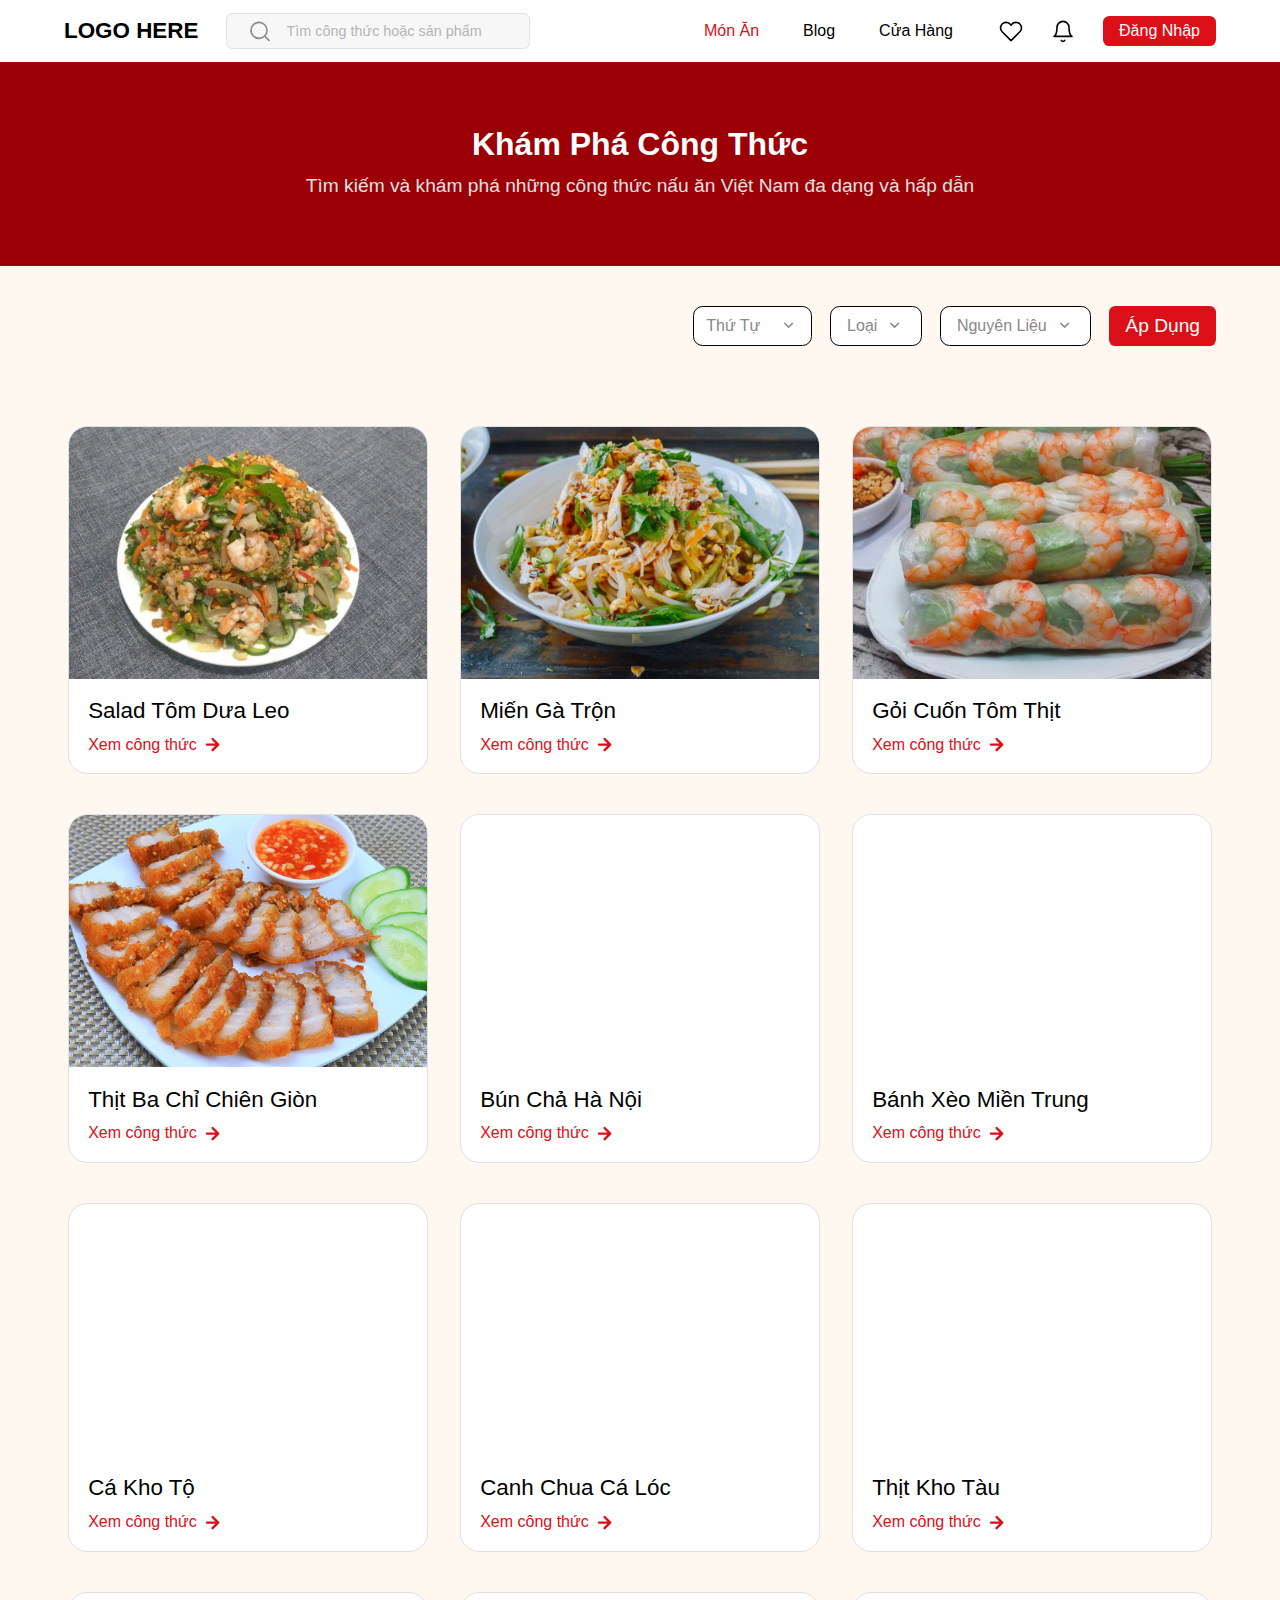
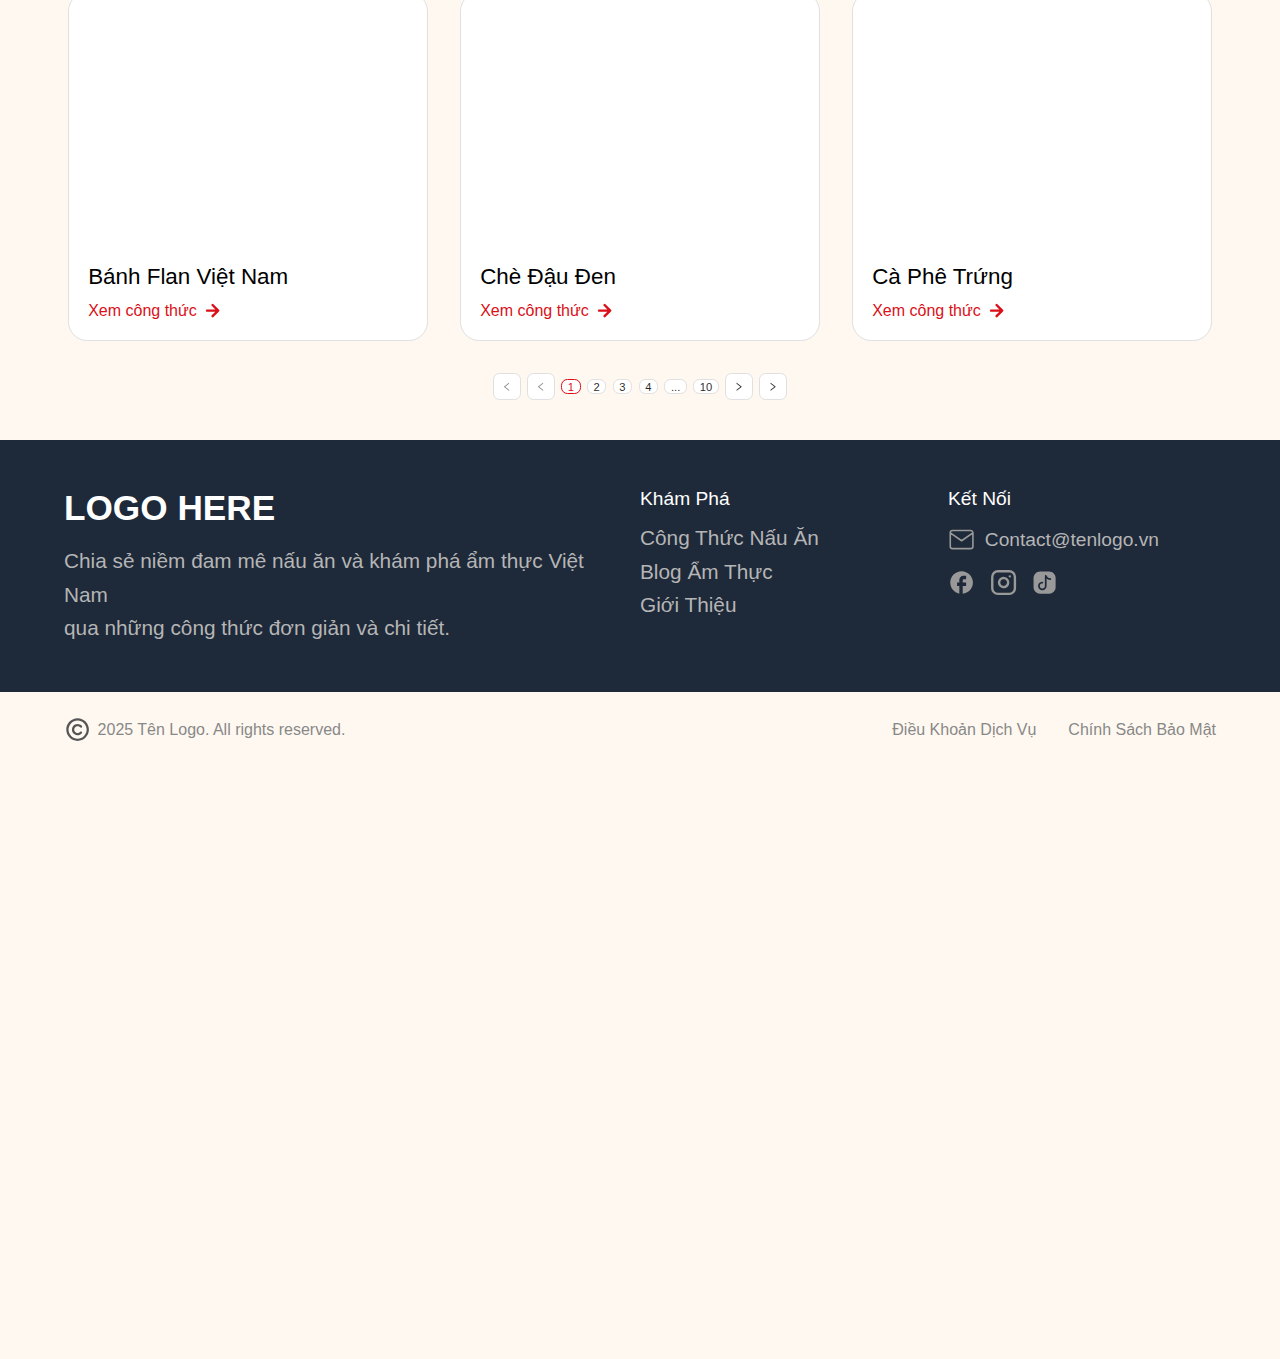
<file: Web/dishes.html>
<!DOCTYPE html>
<html lang="vi">
<head>
    <meta charset="UTF-8">
    <meta name="viewport" content="width=device-width, initial-scale=1.0">
    <title>Món Ăn - Trang Ẩm Thực Việt Nam</title>
    <link rel="stylesheet" href="style.css">
    <link rel="stylesheet" href="dishes.css">
    <link rel="stylesheet" href="sort-dropdown.css">
    <script src="sort-dropdown.js"></script>
    <link rel="stylesheet" href="type-filter.css">
    <script src="type-filter.js"></script>
    <link rel="stylesheet" href="ingredient-filter.css">
    <script src="ingredient-filter.js"></script>
</head>
<body>
    <!-- Header (đồng bộ với index.html) -->
    <header class="header">
        <div class="header-container">
            <div class="logo-search">
                <a href="index.html" class="logo">LOGO HERE</a>
                <div class="search-bar">
                    <svg width="30" height="31" viewBox="0 0 30 31" fill="none" xmlns="http://www.w3.org/2000/svg">
                        <path d="M26.25 26.75L20.8125 21.3125M23.75 14.25C23.75 19.7728 19.2728 24.25 13.75 24.25C8.22715 24.25 3.75 19.7728 3.75 14.25C3.75 8.72715 8.22715 4.25 13.75 4.25C19.2728 4.25 23.75 8.72715 23.75 14.25Z" stroke="#888888" stroke-width="2" stroke-linecap="round" stroke-linejoin="round"></path>
                    </svg>
                    <p>Tìm công thức hoặc sản phẩm</p>
                </div>
            </div>
            <nav class="navigation">
                <a href="dishes.html" class="nav-item active" style="color: #da0f17;">Món Ăn</a>
                <a href="blog.html" class="nav-item">Blog</a>
                <a href="store.html" class="nav-item">Cửa Hàng</a>
            </nav>
            <div class="user-actions">
                <svg width="30" height="31" viewBox="0 0 30 31" fill="none" xmlns="http://www.w3.org/2000/svg">
                    <path d="M26.05 6.26252C25.4116 5.62378 24.6535 5.11708 23.8192 4.77138C22.9849 4.42568 22.0906 4.24774 21.1875 4.24774C20.2844 4.24774 19.3902 4.42568 18.5558 4.77138C17.7215 5.11708 16.9635 5.62378 16.325 6.26252L15 7.58752L13.675 6.26252C12.3854 4.97291 10.6363 4.24841 8.81253 4.24841C6.98874 4.24841 5.23964 4.97291 3.95003 6.26252C2.66041 7.55214 1.93591 9.30123 1.93591 11.125C1.93591 12.9488 2.66041 14.6979 3.95003 15.9875L15 27.0375L26.05 15.9875C26.6888 15.3491 27.1955 14.591 27.5412 13.7567C27.8869 12.9224 28.0648 12.0281 28.0648 11.125C28.0648 10.2219 27.8869 9.32765 27.5412 8.49333C27.1955 7.65901 26.6888 6.90097 26.05 6.26252Z" stroke="black" stroke-width="2" stroke-linecap="round" stroke-linejoin="round"></path>
                </svg>
                <svg width="30" height="31" viewBox="0 0 30 31" fill="none" xmlns="http://www.w3.org/2000/svg">
                    <path d="M17.1625 26.75C16.9427 27.1288 16.6273 27.4433 16.2478 27.6619C15.8683 27.8805 15.438 27.9956 15 27.9956C14.562 27.9956 14.1317 27.8805 13.7522 27.6619C13.3727 27.4433 13.0573 27.1288 12.8375 26.75M22.5 10.5C22.5 8.51088 21.7098 6.60322 20.3033 5.1967C18.8968 3.79018 16.9891 3 15 3C13.0109 3 11.1032 3.79018 9.6967 5.1967C8.29018 6.60322 7.5 8.51088 7.5 10.5C7.5 19.25 3.75 21.75 3.75 21.75H26.25C26.25 21.75 22.5 19.25 22.5 10.5Z" stroke="black" stroke-width="2" stroke-linecap="round" stroke-linejoin="round"></path>
                </svg>
                <div class="login-button">
                    <p>Đăng Nhập</p>
                </div>
            </div>
        </div>
    </header>

    <!-- Hero Section cho món ăn -->
    <section class="dishes-hero">
        <div class="dishes-hero-container">
            <h1 class="dishes-hero-title">Khám Phá Công Thức</h1>
            <p class="dishes-hero-subtitle">Tìm kiếm và khám phá những công thức nấu ăn Việt Nam đa dạng và hấp dẫn</p>
        </div>
    </section>

    <!-- Filter Section -->
    <section class="dishes-filter-section">
        <div class="dishes-filter-container">
            <div class="sort-dropdown" id="sortDropdown">
                <button class="sort-dropdown-toggle" id="sortToggle">
                    <span class="sort-text">Thứ Tự</span>
                    <svg width="24" height="24" viewBox="0 0 24 24" fill="none" xmlns="http://www.w3.org/2000/svg">
                        <path d="M12 15.4L6 9.4L7.4 8L12 12.6L16.6 8L18 9.4L12 15.4Z" fill="#888888"/>
                    </svg>
                </button>
                
                <div class="sort-dropdown-menu" id="sortMenu">
                    <div class="sort-option" data-value="newest">
                        <p>Mới nhất</p>
                    </div>
                    <div class="sort-option" data-value="oldest">
                        <p>Cũ nhất</p>
                    </div>
                    <div class="sort-option" data-value="popular">
                        <p>Phổ biến</p>
                    </div>
                </div>
            </div>
            <div class="type-filter" id="typeFilter">
                <button class="type-filter-toggle">
                    <p>Loại</p>
                    <svg width="24" height="24" viewBox="0 0 24 24" fill="none" xmlns="http://www.w3.org/2000/svg">
                        <path d="M12 15.4L6 9.4L7.4 8L12 12.6L16.6 8L18 9.4L12 15.4Z" fill="#888888"/>
                    </svg>
                </button>
                
                <div class="type-filter-menu">
                    <div class="type-filter-content">
                        <!-- Column 1 -->
                        <div class="type-filter-column">
                            <div class="type-option" data-type="chay">
                                <div class="type-checkbox">
                                    <svg width="23" height="23" viewBox="0 0 23 23" fill="none" xmlns="http://www.w3.org/2000/svg">
                                        <path d="M19.1668 5.75L8.62516 16.2917L3.8335 11.5" stroke="white" stroke-width="3" stroke-linecap="round" stroke-linejoin="round"/>
                                    </svg>
                                </div>
                                <p class="type-label">Món chay</p>
                            </div>
                            <div class="type-option" data-type="kho">
                                <div class="type-checkbox">
                                    <svg width="23" height="23" viewBox="0 0 23 23" fill="none" xmlns="http://www.w3.org/2000/svg">
                                        <path d="M19.1668 5.75L8.62516 16.2917L3.8335 11.5" stroke="white" stroke-width="3" stroke-linecap="round" stroke-linejoin="round"/>
                                    </svg>
                                </div>
                                <p class="type-label">Món kho</p>
                            </div>
                            <div class="type-option" data-type="nuong">
                                <div class="type-checkbox">
                                    <svg width="23" height="23" viewBox="0 0 23 23" fill="none" xmlns="http://www.w3.org/2000/svg">
                                        <path d="M19.1668 5.75L8.62516 16.2917L3.8335 11.5" stroke="white" stroke-width="3" stroke-linecap="round" stroke-linejoin="round"/>
                                    </svg>
                                </div>
                                <p class="type-label">Món nướng</p>
                            </div>
                            <div class="type-option" data-type="chao">
                                <div class="type-checkbox">
                                    <svg width="23" height="23" viewBox="0 0 23 23" fill="none" xmlns="http://www.w3.org/2000/svg">
                                        <path d="M19.1668 5.75L8.62516 16.2917L3.8335 11.5" stroke="white" stroke-width="3" stroke-linecap="round" stroke-linejoin="round"/>
                                    </svg>
                                </div>
                                <p class="type-label">Món cháo</p>
                            </div>
                            <div class="type-option" data-type="cuon">
                                <div class="type-checkbox">
                                    <svg width="23" height="23" viewBox="0 0 23 23" fill="none" xmlns="http://www.w3.org/2000/svg">
                                        <path d="M19.1668 5.75L8.62516 16.2917L3.8335 11.5" stroke="white" stroke-width="3" stroke-linecap="round" stroke-linejoin="round"/>
                                    </svg>
                                </div>
                                <p class="type-label">Món cuốn</p>
                            </div>
                        </div>
                        
                        <!-- Column 2 -->
                        <div class="type-filter-column">
                            <div class="type-option" data-type="salad">
                                <div class="type-checkbox">
                                    <svg width="23" height="23" viewBox="0 0 23 23" fill="none" xmlns="http://www.w3.org/2000/svg">
                                        <path d="M19.1668 5.75L8.62516 16.2917L3.8335 11.5" stroke="white" stroke-width="3" stroke-linecap="round" stroke-linejoin="round"/>
                                    </svg>
                                </div>
                                <p class="type-label">Salad</p>
                            </div>
                            <div class="type-option" data-type="canh">
                                <div class="type-checkbox">
                                    <svg width="23" height="23" viewBox="0 0 23 23" fill="none" xmlns="http://www.w3.org/2000/svg">
                                        <path d="M19.1668 5.75L8.62516 16.2917L3.8335 11.5" stroke="white" stroke-width="3" stroke-linecap="round" stroke-linejoin="round"/>
                                    </svg>
                                </div>
                                <p class="type-label">Canh</p>
                            </div>
                            <div class="type-option" data-type="lau">
                                <div class="type-checkbox">
                                    <svg width="23" height="23" viewBox="0 0 23 23" fill="none" xmlns="http://www.w3.org/2000/svg">
                                        <path d="M19.1668 5.75L8.62516 16.2917L3.8335 11.5" stroke="white" stroke-width="3" stroke-linecap="round" stroke-linejoin="round"/>
                                    </svg>
                                </div>
                                <p class="type-label">Món lẩu</p>
                            </div>
                            <div class="type-option" data-type="banh">
                                <div class="type-checkbox">
                                    <svg width="23" height="23" viewBox="0 0 23 23" fill="none" xmlns="http://www.w3.org/2000/svg">
                                        <path d="M19.1668 5.75L8.62516 16.2917L3.8335 11.5" stroke="white" stroke-width="3" stroke-linecap="round" stroke-linejoin="round"/>
                                    </svg>
                                </div>
                                <p class="type-label">Bánh ngọt</p>
                            </div>
                            <div class="type-option" data-type="douong">
                                <div class="type-checkbox">
                                    <svg width="23" height="23" viewBox="0 0 23 23" fill="none" xmlns="http://www.w3.org/2000/svg">
                                        <path d="M19.1668 5.75L8.62516 16.2917L3.8335 11.5" stroke="white" stroke-width="3" stroke-linecap="round" stroke-linejoin="round"/>
                                    </svg>
                                </div>
                                <p class="type-label">Đồ uống</p>
                            </div>
                        </div>
                    </div>
                </div>
            </div>

            <div class="ingredient-filter" id="ingredientFilter">
                <button class="ingredient-filter-toggle">
                    <p>Nguyên Liệu</p>
                    <svg width="24" height="24" viewBox="0 0 24 24" fill="none" xmlns="http://www.w3.org/2000/svg">
                        <path d="M12 15.4L6 9.4L7.4 8L12 12.6L16.6 8L18 9.4L12 15.4Z" fill="#888888"/>
                    </svg>
                </button>
                
                <div class="ingredient-filter-menu">
                    <div class="ingredient-filter-content">
                        <!-- Column 1 -->
                        <div class="ingredient-filter-column">
                            <div class="ingredient-option" data-ingredient="thit-heo">
                                <div class="ingredient-checkbox"></div>
                                <p class="ingredient-label">Thịt heo</p>
                            </div>
                            <div class="ingredient-option" data-ingredient="gao">
                                <div class="ingredient-checkbox"></div>
                                <p class="ingredient-label">Gạo</p>
                            </div>
                            <div class="ingredient-option" data-ingredient="bun">
                                <div class="ingredient-checkbox"></div>
                                <p class="ingredient-label">Bún</p>
                            </div>
                        </div>
                        
                        <!-- Column 2 -->
                        <div class="ingredient-filter-column">
                            <div class="ingredient-option" data-ingredient="tom">
                                <div class="ingredient-checkbox"></div>
                                <p class="ingredient-label">Tôm</p>
                            </div>
                            <div class="ingredient-option" data-ingredient="trung">
                                <div class="ingredient-checkbox"></div>
                                <p class="ingredient-label">Trứng</p>
                            </div>
                            <div class="ingredient-option" data-ingredient="ca">
                                <div class="ingredient-checkbox"></div>
                                <p class="ingredient-label">Cá</p>
                            </div>
                        </div>
                    </div>
                </div>
            </div>
            <button class="dishes-apply-btn">Áp Dụng</button>
        </div>
    </section>

    <!-- Dishes Grid Section -->
    <section class="dishes-grid-section">
        <div class="dishes-grid-container">
            <div class="dishes-grid">
                <!-- Row 1 - 3 cards -->
                <div class="dishes-row">
                    <a href="recipe-detail.html" style="text-decoration: none;" class="dish-card">
                        <div class="dish-image" style="background-image: url('images/frame-45.jpeg');"></div>
                        <div class="dish-info">
                            <h3 class="dish-title">Salad Tôm Dưa Leo</h3>
                            <div class="recipe-link">
                                <p>Xem công thức</p>
                                <svg width="24" height="24" viewBox="0 0 24 24" fill="none" xmlns="http://www.w3.org/2000/svg">
                                    <path d="M5 12H19M19 12L12 5M19 12L12 19" stroke="#DA0F17" stroke-width="3" stroke-linecap="round" stroke-linejoin="round"/>
                                </svg>
                            </div>
                        </div>
                    </a>
                    <a href="recipe-detail-1.html" style="text-decoration: none;" class="dish-card">
                        <div class="dish-image" style="background-image: url('images/rectangle-6-2.jpeg');"></div>
                        <div class="dish-info">
                            <h3 class="dish-title">Miến Gà Trộn</h3>
                            <div class="recipe-link">
                                <p>Xem công thức</p>
                                <svg width="24" height="24" viewBox="0 0 24 24" fill="none" xmlns="http://www.w3.org/2000/svg">
                                    <path d="M5 12H19M19 12L12 5M19 12L12 19" stroke="#DA0F17" stroke-width="3" stroke-linecap="round" stroke-linejoin="round"/>
                                </svg>
                            </div>
                        </div>
                    </a>
                    <a href="recipe-detail-2.html" style="text-decoration: none;" class="dish-card">
                        <div class="dish-image" style="background-image: url('images/rectangle-6.png');"></div>
                        <div class="dish-info">
                            <h3 class="dish-title">Gỏi Cuốn Tôm Thịt</h3>
                            <div class="recipe-link">
                                <p>Xem công thức</p>
                                <svg width="24" height="24" viewBox="0 0 24 24" fill="none" xmlns="http://www.w3.org/2000/svg">
                                    <path d="M5 12H19M19 12L12 5M19 12L12 19" stroke="#DA0F17" stroke-width="3" stroke-linecap="round" stroke-linejoin="round"/>
                                </svg>
                            </div>
                        </div>
                    </a>
                </div>

                <!-- Row 2 - 3 cards -->
                <div class="dishes-row">
                    <a href="recipe-detail-3.html" style="text-decoration: none;" class="dish-card">
                        <div class="dish-image" style="background-image: url('images/rectangle-6-3.jpeg');"></div>
                        <div class="dish-info">
                            <h3 class="dish-title">Thịt Ba Chỉ Chiên Giòn</h3>
                            <div class="recipe-link">
                                <p>Xem công thức</p>
                                <svg width="24" height="24" viewBox="0 0 24 24" fill="none" xmlns="http://www.w3.org/2000/svg">
                                    <path d="M5 12H19M19 12L12 5M19 12L12 19" stroke="#DA0F17" stroke-width="3" stroke-linecap="round" stroke-linejoin="round"/>
                                </svg>
                            </div>
                        </div>
                    </a>
                    <div class="dish-card">
                        <div class="dish-image" style="background-image: url('https://via.placeholder.com/496x315/999999/FFFFFF?text=Bún+Chả+Hà+Nội');"></div>
                        <div class="dish-info">
                            <h3 class="dish-title">Bún Chả Hà Nội</h3>
                            <a href="#" class="recipe-link">
                                <p>Xem công thức</p>
                                <svg width="24" height="24" viewBox="0 0 24 24" fill="none" xmlns="http://www.w3.org/2000/svg">
                                    <path d="M5 12H19M19 12L12 5M19 12L12 19" stroke="#DA0F17" stroke-width="3" stroke-linecap="round" stroke-linejoin="round"/>
                                </svg>
                            </a>
                        </div>
                    </div>
                    <div class="dish-card">
                        <div class="dish-image" style="background-image: url('https://via.placeholder.com/496x315/1e2939/FFFFFF?text=Bánh+Xèo+Miền+Trung');"></div>
                        <div class="dish-info">
                            <h3 class="dish-title">Bánh Xèo Miền Trung</h3>
                            <a href="#" class="recipe-link">
                                <p>Xem công thức</p>
                                <svg width="24" height="24" viewBox="0 0 24 24" fill="none" xmlns="http://www.w3.org/2000/svg">
                                    <path d="M5 12H19M19 12L12 5M19 12L12 19" stroke="#DA0F17" stroke-width="3" stroke-linecap="round" stroke-linejoin="round"/>
                                </svg>
                            </a>
                        </div>
                    </div>
                </div>

                <!-- Row 3 - 3 cards -->
                <div class="dishes-row">
                    <div class="dish-card">
                        <div class="dish-image" style="background-image: url('https://via.placeholder.com/496x315/DA0F17/FFFFFF?text=Cá+Kho+Tộ');"></div>
                        <div class="dish-info">
                            <h3 class="dish-title">Cá Kho Tộ</h3>
                            <a href="#" class="recipe-link">
                                <p>Xem công thức</p>
                                <svg width="24" height="24" viewBox="0 0 24 24" fill="none" xmlns="http://www.w3.org/2000/svg">
                                    <path d="M5 12H19M19 12L12 5M19 12L12 19" stroke="#DA0F17" stroke-width="3" stroke-linecap="round" stroke-linejoin="round"/>
                                </svg>
                            </a>
                        </div>
                    </div>
                    <div class="dish-card">
                        <div class="dish-image" style="background-image: url('https://via.placeholder.com/496x315/9a0006/FFFFFF?text=Canh+Chua+Cá+Lóc');"></div>
                        <div class="dish-info">
                            <h3 class="dish-title">Canh Chua Cá Lóc</h3>
                            <a href="#" class="recipe-link">
                                <p>Xem công thức</p>
                                <svg width="24" height="24" viewBox="0 0 24 24" fill="none" xmlns="http://www.w3.org/2000/svg">
                                    <path d="M5 12H19M19 12L12 5M19 12L12 19" stroke="#DA0F17" stroke-width="3" stroke-linecap="round" stroke-linejoin="round"/>
                                </svg>
                            </a>
                        </div>
                    </div>
                    <div class="dish-card">
                        <div class="dish-image" style="background-image: url('https://via.placeholder.com/496x315/ffdf20/000000?text=Thịt+Kho+Tàu');"></div>
                        <div class="dish-info">
                            <h3 class="dish-title">Thịt Kho Tàu</h3>
                            <a href="#" class="recipe-link">
                                <p>Xem công thức</p>
                                <svg width="24" height="24" viewBox="0 0 24 24" fill="none" xmlns="http://www.w3.org/2000/svg">
                                    <path d="M5 12H19M19 12L12 5M19 12L12 19" stroke="#DA0F17" stroke-width="3" stroke-linecap="round" stroke-linejoin="round"/>
                                </svg>
                            </a>
                        </div>
                    </div>
                </div>

                <!-- Row 4 - 3 cards -->
                <div class="dishes-row">
                    <div class="dish-card">
                        <div class="dish-image" style="background-image: url('https://via.placeholder.com/496x315/555555/FFFFFF?text=Bánh+Flan+Việt+Nam');"></div>
                        <div class="dish-info">
                            <h3 class="dish-title">Bánh Flan Việt Nam</h3>
                            <a href="#" class="recipe-link">
                                <p>Xem công thức</p>
                                <svg width="24" height="24" viewBox="0 0 24 24" fill="none" xmlns="http://www.w3.org/2000/svg">
                                    <path d="M5 12H19M19 12L12 5M19 12L12 19" stroke="#DA0F17" stroke-width="3" stroke-linecap="round" stroke-linejoin="round"/>
                                </svg>
                            </a>
                        </div>
                    </div>
                    <div class="dish-card">
                        <div class="dish-image" style="background-image: url('https://via.placeholder.com/496x315/999999/FFFFFF?text=Chè+Đậu+Đen');"></div>
                        <div class="dish-info">
                            <h3 class="dish-title">Chè Đậu Đen</h3>
                            <a href="#" class="recipe-link">
                                <p>Xem công thức</p>
                                <svg width="24" height="24" viewBox="0 0 24 24" fill="none" xmlns="http://www.w3.org/2000/svg">
                                    <path d="M5 12H19M19 12L12 5M19 12L12 19" stroke="#DA0F17" stroke-width="3" stroke-linecap="round" stroke-linejoin="round"/>
                                </svg>
                            </a>
                        </div>
                    </div>
                    <div class="dish-card">
                        <div class="dish-image" style="background-image: url('https://via.placeholder.com/496x315/1e2939/FFFFFF?text=Cà+Phê+Trứng');"></div>
                        <div class="dish-info">
                            <h3 class="dish-title">Cà Phê Trứng</h3>
                            <a href="#" class="recipe-link">
                                <p>Xem công thức</p>
                                <svg width="24" height="24" viewBox="0 0 24 24" fill="none" xmlns="http://www.w3.org/2000/svg">
                                    <path d="M5 12H19M19 12L12 5M19 12L12 19" stroke="#DA0F17" stroke-width="3" stroke-linecap="round" stroke-linejoin="round"/>
                                </svg>
                            </a>
                        </div>
                    </div>
                </div>
            </div>

            <!-- Pagination -->
            <div class="dishes-pagination">
                <div class="dishes-pagination-btn">
                    <svg width="12" height="12" viewBox="0 0 12 12" fill="none" xmlns="http://www.w3.org/2000/svg">
                        <path d="M8.83962 2.06621V1.03094C8.83962 0.941211 8.7365 0.891658 8.66685 0.946568L2.62935 5.66219C2.57805 5.70209 2.53655 5.75317 2.50799 5.81154C2.47944 5.86992 2.4646 5.93404 2.4646 5.99902C2.4646 6.06401 2.47944 6.12813 2.50799 6.18651C2.53655 6.24488 2.57805 6.29596 2.62935 6.33585L8.66685 11.0515C8.73783 11.1064 8.83962 11.0568 8.83962 10.9671V9.93184C8.83962 9.86621 8.80882 9.80327 8.75792 9.76309L3.93649 5.99969L8.75792 2.23496C8.80882 2.19478 8.83962 2.13184 8.83962 2.06621Z" fill="#888888"/>
                    </svg>
                </div>
                <div class="dishes-pagination-btn">
                    <svg width="12" height="12" viewBox="0 0 12 12" fill="none" xmlns="http://www.w3.org/2000/svg">
                        <path d="M8.83962 2.06621V1.03094C8.83962 0.941211 8.7365 0.891658 8.66685 0.946568L2.62935 5.66219C2.57805 5.70209 2.53655 5.75317 2.50799 5.81154C2.47944 5.86992 2.4646 5.93404 2.4646 5.99902C2.4646 6.06401 2.47944 6.12813 2.50799 6.18651C2.53655 6.24488 2.57805 6.29596 2.62935 6.33585L8.66685 11.0515C8.73783 11.1064 8.83962 11.0568 8.83962 10.9671V9.93184C8.83962 9.86621 8.80882 9.80327 8.75792 9.76309L3.93649 5.99969L8.75792 2.23496C8.80882 2.19478 8.83962 2.13184 8.83962 2.06621Z" fill="#888888"/>
                    </svg>
                </div>
                <div class="dishes-pagination-page active">1</div>
                <div class="dishes-pagination-page">2</div>
                <div class="dishes-pagination-page">3</div>
                <div class="dishes-pagination-page">4</div>
                <div class="dishes-pagination-page">...</div>
                <div class="dishes-pagination-page">10</div>
                <div class="dishes-pagination-btn">
                    <svg width="12" height="12" viewBox="0 0 12 12" fill="none" xmlns="http://www.w3.org/2000/svg">
                        <path d="M9.39777 5.66281L3.36027 0.947189C3.34449 0.934768 3.32553 0.92705 3.30557 0.924919C3.2856 0.922788 3.26544 0.926332 3.2474 0.935143C3.22936 0.943955 3.21417 0.957676 3.20357 0.974732C3.19298 0.991787 3.18741 1.01149 3.1875 1.03156V2.06683C3.1875 2.13246 3.2183 2.1954 3.2692 2.23558L8.09063 6.00031L3.2692 9.76505C3.21697 9.80522 3.1875 9.86817 3.1875 9.9338V10.9691C3.1875 11.0588 3.29063 11.1083 3.36027 11.0534L9.39777 6.33781C9.44908 6.29779 9.4906 6.24658 9.51915 6.1881C9.5477 6.12962 9.56254 6.06539 9.56254 6.00031C9.56254 5.93523 9.5477 5.87101 9.51915 5.81253C9.4906 5.75404 9.44908 5.70284 9.39777 5.66281Z" fill="black" fill-opacity="0.85"/>
                    </svg>
                </div>
                <div class="dishes-pagination-btn">
                    <svg width="12" height="12" viewBox="0 0 12 12" fill="none" xmlns="http://www.w3.org/2000/svg">
                        <path d="M3.16038 2.06621V1.03094C3.16038 0.941211 3.2635 0.891658 3.33315 0.946568L9.37065 5.66219C9.42195 5.70209 9.46345 5.75317 9.49201 5.81154C9.52056 5.86992 9.5354 5.93404 9.5354 5.99902C9.5354 6.06401 9.52056 6.12813 9.49201 6.18651C9.46345 6.24488 9.42195 6.29596 9.37065 6.33585L3.33315 11.0515C3.26217 11.1064 3.16038 11.0568 3.16038 10.9671V9.93184C3.16038 9.86621 3.19118 9.80327 3.24208 9.76309L8.06351 5.99969L3.24208 2.23496C3.19118 2.19478 3.16038 2.13184 3.16038 2.06621Z" fill="black" fill-opacity="0.85"/>
                    </svg>
                </div>
            </div>
        </div>
    </section>

    <!-- Footer -->
    <footer class="footer">
        <div class="footer-container">
            <div class="footer-info">
                <h3>LOGO HERE</h3>
                <p>Chia sẻ niềm đam mê nấu ăn và khám phá ẩm thực Việt Nam<br>qua những công thức đơn giản và chi tiết.</p>
            </div>
            <div class="footer-links">
                <h4>Khám Phá</h4>
                <p>Công Thức Nấu Ăn</p>
                <p>Blog Ẩm Thực</p>
                <p>Giới Thiệu</p>
            </div>
            <div class="footer-contact">
                <h4>Kết Nối</h4>
                <div class="contact-item">
                    <svg width="34" height="34" viewBox="0 0 34 34" fill="none" xmlns="http://www.w3.org/2000/svg">
                        <path d="M31.1666 8.50008C31.1666 6.94175 29.8916 5.66675 28.3333 5.66675H5.66665C4.10831 5.66675 2.83331 6.94175 2.83331 8.50008M31.1666 8.50008V25.5001C31.1666 27.0584 29.8916 28.3334 28.3333 28.3334H5.66665C4.10831 28.3334 2.83331 27.0584 2.83331 25.5001V8.50008M31.1666 8.50008L17 18.4167L2.83331 8.50008" stroke="#999999" stroke-width="2" stroke-linecap="round" stroke-linejoin="round"></path>
                    </svg>
                    <p>Contact@tenlogo.vn</p>
                </div>
                <div class="social-icons">
                    <svg width="34" height="34" viewBox="0 0 34 34" fill="none" xmlns="http://www.w3.org/2000/svg">
                        <path d="M31.1666 16.9999C31.1666 9.17992 24.82 2.83325 17 2.83325C9.17998 2.83325 2.83331 9.17992 2.83331 16.9999C2.83331 23.8566 7.70665 29.5658 14.1666 30.8832V21.2499H11.3333V16.9999H14.1666V13.4583C14.1666 10.7241 16.3908 8.49992 19.125 8.49992H22.6666V12.7499H19.8333C19.0541 12.7499 18.4166 13.3874 18.4166 14.1666V16.9999H22.6666V21.2499H18.4166V31.0958C25.5708 30.3874 31.1666 24.3524 31.1666 16.9999Z" fill="#999999"></path>
                    </svg>
                    <svg width="34" height="34" viewBox="0 0 34 34" fill="none" xmlns="http://www.w3.org/2000/svg">
                        <path d="M24.7916 9.20825H24.8058M9.91665 2.83325H24.0833C27.9953 2.83325 31.1666 6.00457 31.1666 9.91659V24.0833C31.1666 27.9953 27.9953 31.1666 24.0833 31.1666H9.91665C6.00463 31.1666 2.83331 27.9953 2.83331 24.0833V9.91659C2.83331 6.00457 6.00463 2.83325 9.91665 2.83325ZM22.6666 16.1074C22.8415 17.2864 22.6401 18.4906 22.0911 19.5485C21.5422 20.6065 20.6736 21.4644 19.6089 22.0003C18.5443 22.5362 17.3378 22.7227 16.161 22.5333C14.9842 22.344 13.8971 21.7884 13.0543 20.9456C12.2115 20.1028 11.6559 19.0157 11.4666 17.8389C11.2772 16.6621 11.4637 15.4556 11.9996 14.3909C12.5355 13.3263 13.3934 12.4577 14.4514 11.9088C15.5093 11.3598 16.7135 11.1584 17.8925 11.3333C19.0951 11.5116 20.2085 12.072 21.0682 12.9317C21.9279 13.7914 22.4883 14.9048 22.6666 16.1074Z" stroke="#999999" stroke-width="3" stroke-linecap="round" stroke-linejoin="round"></path>
                    </svg>
                    <svg width="34" height="34" viewBox="0 0 34 34" fill="none" xmlns="http://www.w3.org/2000/svg">
                        <path fill-rule="evenodd" clip-rule="evenodd" d="M22.6667 30.8125C24.8271 30.8125 26.899 29.9543 28.4266 28.4266C29.9543 26.899 30.8125 24.8271 30.8125 22.6667V11.3333C30.8125 9.17292 29.9543 7.101 28.4266 5.57336C26.899 4.04572 24.8271 3.1875 22.6667 3.1875H11.3333C9.17292 3.1875 7.101 4.04572 5.57336 5.57336C4.04572 7.101 3.1875 9.17292 3.1875 11.3333V22.6667C3.1875 24.8271 4.04572 26.899 5.57336 28.4266C7.101 29.9543 9.17292 30.8125 11.3333 30.8125H22.6667ZM19.4239 8.16425C19.3438 7.92546 19.1814 7.72292 18.9657 7.59275C18.7501 7.46259 18.4952 7.41328 18.2465 7.45361C17.9979 7.49395 17.7717 7.6213 17.6082 7.81296C17.4448 8.00462 17.3547 8.24811 17.3542 8.5V21.25C17.3542 21.8804 17.1672 22.4967 16.817 23.0209C16.4667 23.5451 15.9689 23.9536 15.3865 24.1949C14.804 24.4361 14.1631 24.4992 13.5448 24.3763C12.9265 24.2533 12.3585 23.9497 11.9128 23.5039C11.467 23.0581 11.1634 22.4902 11.0404 21.8719C10.9174 21.2535 10.9805 20.6126 11.2218 20.0302C11.4631 19.4478 11.8716 18.9499 12.3958 18.5997C12.92 18.2494 13.5362 18.0625 14.1667 18.0625C14.4485 18.0625 14.7187 17.9506 14.918 17.7513C15.1172 17.552 15.2292 17.2818 15.2292 17C15.2292 16.7182 15.1172 16.448 14.918 16.2487C14.7187 16.0494 14.4485 15.9375 14.1667 15.9375C13.116 15.9375 12.0888 16.2491 11.2152 16.8328C10.3416 17.4166 9.66065 18.2463 9.25856 19.217C8.85647 20.1877 8.75126 21.2559 8.95625 22.2864C9.16123 23.3169 9.6672 24.2635 10.4102 25.0065C11.1531 25.7495 12.0997 26.2554 13.1302 26.4604C14.1608 26.6654 15.2289 26.5602 16.1997 26.1581C17.1704 25.756 18.0001 25.0751 18.5838 24.2015C19.1676 23.3278 19.4792 22.3007 19.4792 21.25V11.9822C20.5658 12.9908 22.0957 13.8125 24.0833 13.8125C24.3651 13.8125 24.6354 13.7006 24.8346 13.5013C25.0339 13.302 25.1458 13.0318 25.1458 12.75C25.1458 12.4682 25.0339 12.198 24.8346 11.9987C24.6354 11.7994 24.3651 11.6875 24.0833 11.6875C22.7063 11.6875 21.6594 11.1208 20.8831 10.3856C20.0898 9.63192 19.6109 8.72383 19.4239 8.16425Z" fill="#999999"></path>
                    </svg>
                </div>
            </div>
        </div>
    </footer>

    <!-- Copyright -->
    <div class="copyright">
        <div class="copyright-container">
            <div class="copyright-info">
                <svg width="34" height="34" viewBox="0 0 34 34" fill="none" xmlns="http://www.w3.org/2000/svg">
                    <path d="M17 2.83325C24.8242 2.83325 31.1666 9.17567 31.1666 16.9999C31.1666 24.8242 24.8242 31.1666 17 31.1666C9.17573 31.1666 2.83331 24.8242 2.83331 16.9999C2.83331 9.17567 9.17573 2.83325 17 2.83325ZM17 5.66659C13.9942 5.66659 11.1115 6.86063 8.9861 8.98604C6.86069 11.1115 5.66665 13.9941 5.66665 16.9999C5.66665 20.0057 6.86069 22.8884 8.9861 25.0138C11.1115 27.1392 13.9942 28.3333 17 28.3333C20.0058 28.3333 22.8884 27.1392 25.0139 25.0138C27.1393 22.8884 28.3333 20.0057 28.3333 16.9999C28.3333 13.9941 27.1393 11.1115 25.0139 8.98604C22.8884 6.86063 20.0058 5.66659 17 5.66659ZM17 9.91658C18.0048 9.91644 18.9982 10.1301 19.9142 10.5434C20.8301 10.9567 21.6477 11.5601 22.3125 12.3136C22.5612 12.5954 22.6878 12.9644 22.6644 13.3396C22.641 13.7147 22.4696 14.0652 22.1878 14.3139C21.906 14.5626 21.537 14.6892 21.1618 14.6659C20.7867 14.6425 20.4362 14.471 20.1875 14.1893C19.6165 13.5417 18.8619 13.0833 18.0241 12.8752C17.1862 12.6671 16.3048 12.7191 15.4973 13.0243C14.6897 13.3295 13.9942 13.8734 13.5033 14.5836C13.0125 15.2938 12.7496 16.1366 12.7496 16.9999C12.7496 17.8632 13.0125 18.7061 13.5033 19.4163C13.9942 20.1265 14.6897 20.6704 15.4973 20.9755C16.3048 21.2807 17.1862 21.3327 18.0241 21.1246C18.8619 20.9165 19.6165 20.4582 20.1875 19.8106C20.4362 19.5288 20.7867 19.3573 21.1618 19.334C21.537 19.3106 21.906 19.4372 22.1878 19.6859C22.4696 19.9346 22.641 20.2851 22.6644 20.6603C22.6878 21.0354 22.5612 21.4045 22.3125 21.6863C21.5295 22.5737 20.5365 23.2509 19.4244 23.6558C18.3123 24.0607 17.1165 24.1805 15.9461 24.0043C14.7758 23.828 13.6683 23.3613 12.7248 22.6468C11.7812 21.9323 11.0318 20.9928 10.5449 19.914C10.058 18.8353 9.84911 17.6518 9.9374 16.4715C10.0257 15.2913 10.4083 14.152 11.0503 13.1577C11.6923 12.1634 12.5732 11.3458 13.6125 10.7797C14.6518 10.2135 15.8164 9.91675 17 9.91658Z" fill="#555555"></path>
                </svg>
                <p>2025 Tên Logo. All rights reserved.</p>
            </div>
            <div class="copyright-links">
                <p>Điều Khoản Dịch Vụ</p>
                <p>Chính Sách Bảo Mật</p>
            </div>
        </div>
    </div>
</body>
</html>
</file>
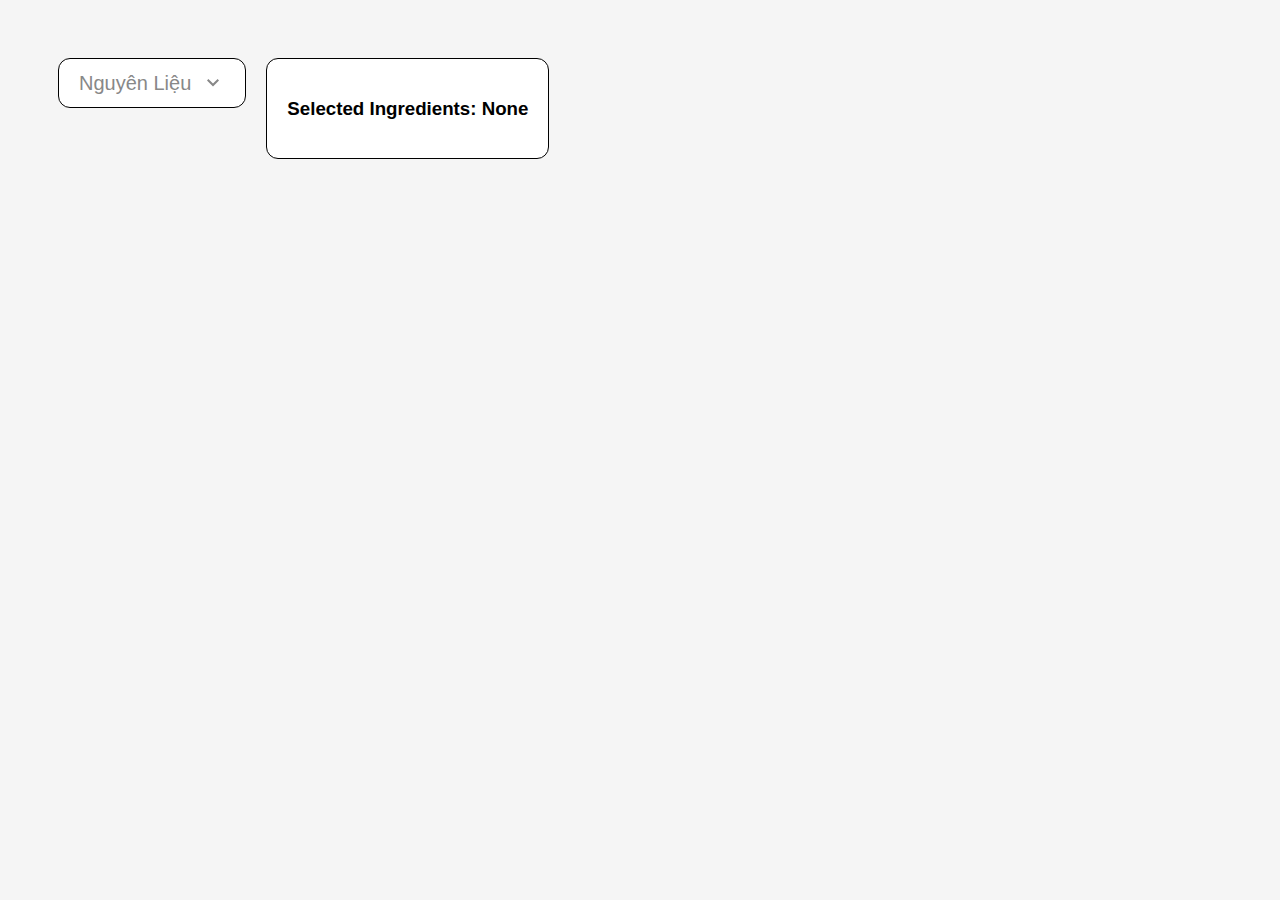
<file: Web/ingredient-filter.html>
<!DOCTYPE html>
<html lang="vi">
<head>
    <meta charset="UTF-8">
    <meta name="viewport" content="width=device-width, initial-scale=1.0">
    <title>Ingredient Filter Component</title>
    <link rel="stylesheet" href="ingredient-filter.css">
    <style>
        /* CSS để test component độc lập */
        body {
            padding: 50px;
            background: #f5f5f5;
            font-family: Arial, sans-serif;
        }
        
        .test-container {
            display: flex;
            gap: 20px;
            align-items: flex-start;
        }
    </style>
</head>
<body>
    <div class="test-container">
        <!-- Ingredient Filter Component -->
        <div class="ingredient-filter" id="ingredientFilter">
            <button class="ingredient-filter-toggle">
                <p>Nguyên Liệu</p>
                <svg width="24" height="24" viewBox="0 0 24 24" fill="none" xmlns="http://www.w3.org/2000/svg">
                    <path d="M12 15.4L6 9.4L7.4 8L12 12.6L16.6 8L18 9.4L12 15.4Z" fill="#888888"/>
                </svg>
            </button>
            
            <div class="ingredient-filter-menu">
                <div class="ingredient-filter-content">
                    <!-- Column 1 -->
                    <div class="ingredient-filter-column">
                        <div class="ingredient-option" data-ingredient="thit-heo">
                            <div class="ingredient-checkbox"></div>
                            <p class="ingredient-label">Thịt heo</p>
                        </div>
                        <div class="ingredient-option" data-ingredient="gao">
                            <div class="ingredient-checkbox"></div>
                            <p class="ingredient-label">Gạo</p>
                        </div>
                        <div class="ingredient-option" data-ingredient="bun">
                            <div class="ingredient-checkbox"></div>
                            <p class="ingredient-label">Bún</p>
                        </div>
                    </div>
                    
                    <!-- Column 2 -->
                    <div class="ingredient-filter-column">
                        <div class="ingredient-option" data-ingredient="tom">
                            <div class="ingredient-checkbox"></div>
                            <p class="ingredient-label">Tôm</p>
                        </div>
                        <div class="ingredient-option" data-ingredient="trung">
                            <div class="ingredient-checkbox"></div>
                            <p class="ingredient-label">Trứng</p>
                        </div>
                        <div class="ingredient-option" data-ingredient="ca">
                            <div class="ingredient-checkbox"></div>
                            <p class="ingredient-label">Cá</p>
                        </div>
                    </div>
                </div>
            </div>
        </div>

        <!-- Demo thông báo -->
        <div id="demoMessage" style="padding: 20px; background: white; border-radius: 12px; border: 1px solid #000;">
            <h3>Selected Ingredients: <span id="selectedIngredients">None</span></h3>
        </div>
    </div>

    <script src="ingredient-filter.js"></script>
    <script>
        // Demo event listener
        document.getElementById('ingredientFilter').addEventListener('ingredientFilterChanged', function(e) {
            const selectedIngredients = e.detail.selectedIngredients;
            document.getElementById('selectedIngredients').textContent = selectedIngredients.join(', ') || 'None';
            console.log('Selected ingredients:', selectedIngredients);
        });
    </script>
</body>
</html>
</file>
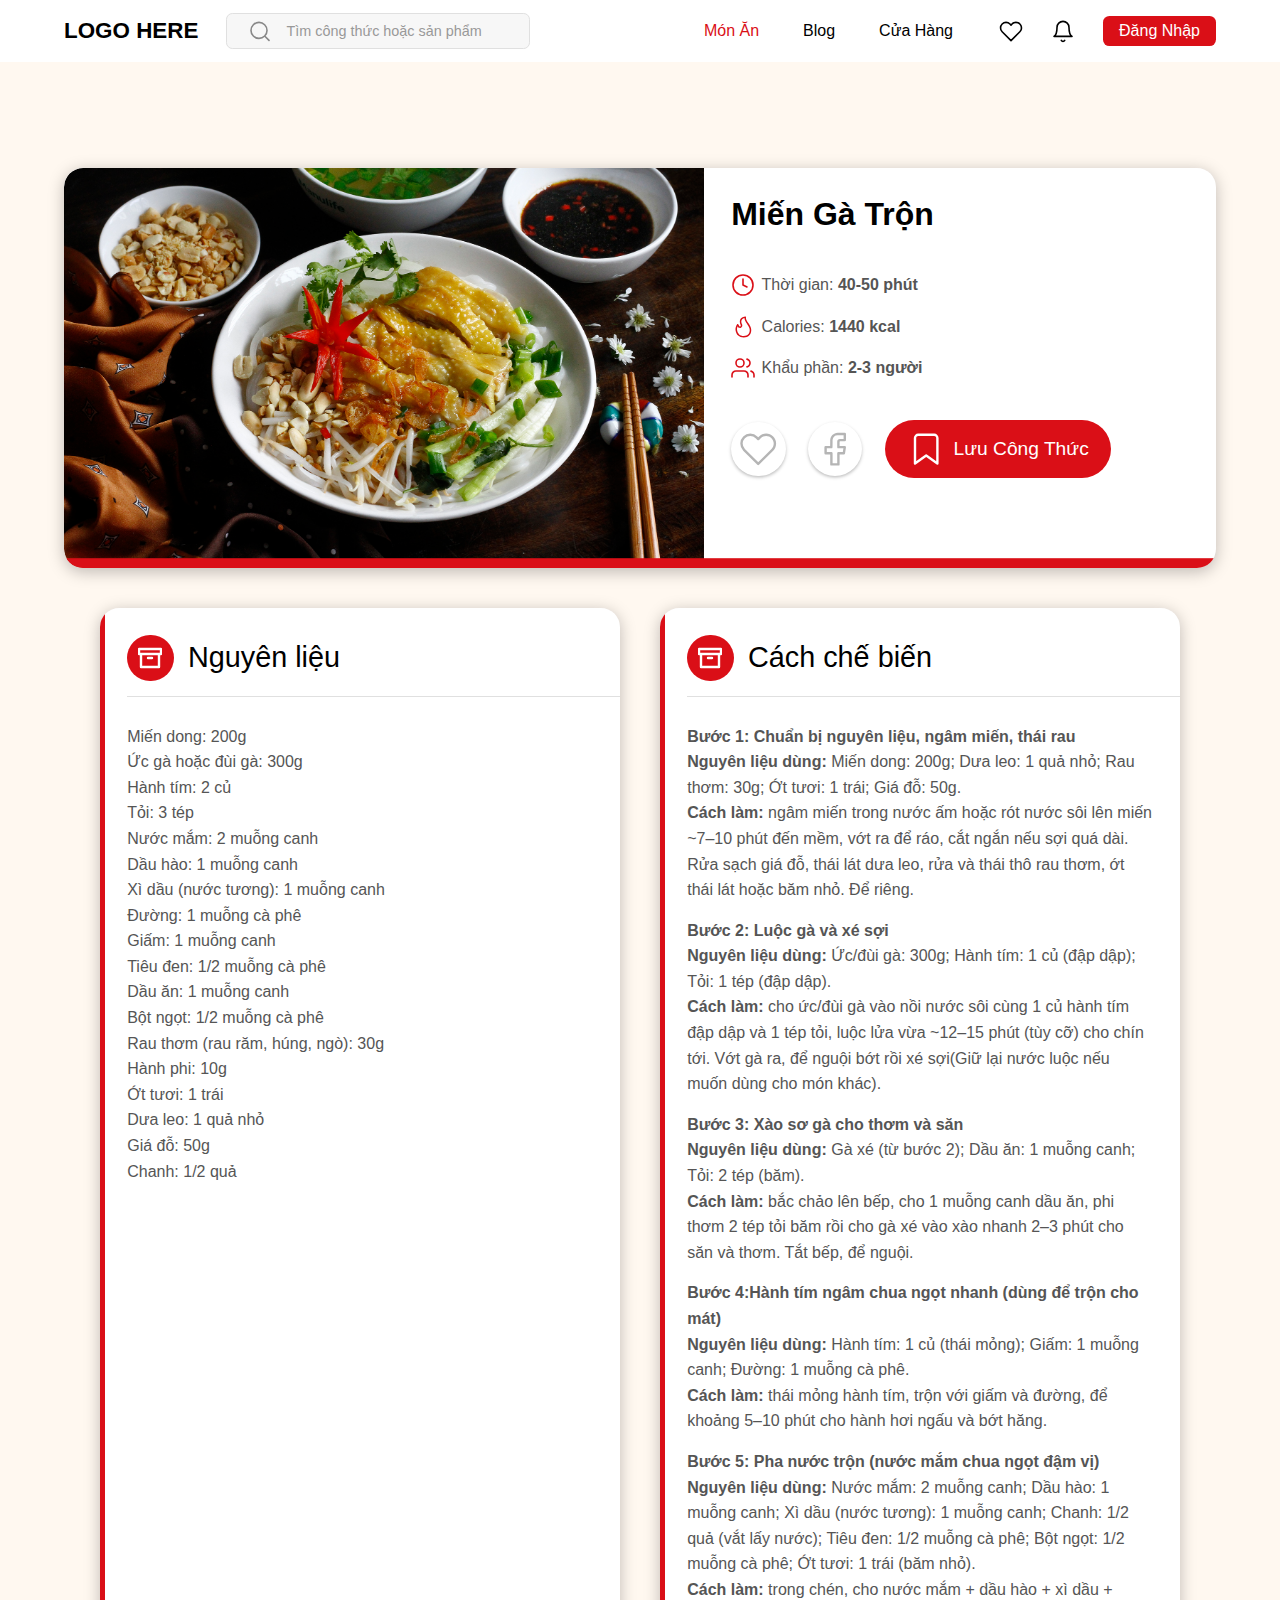
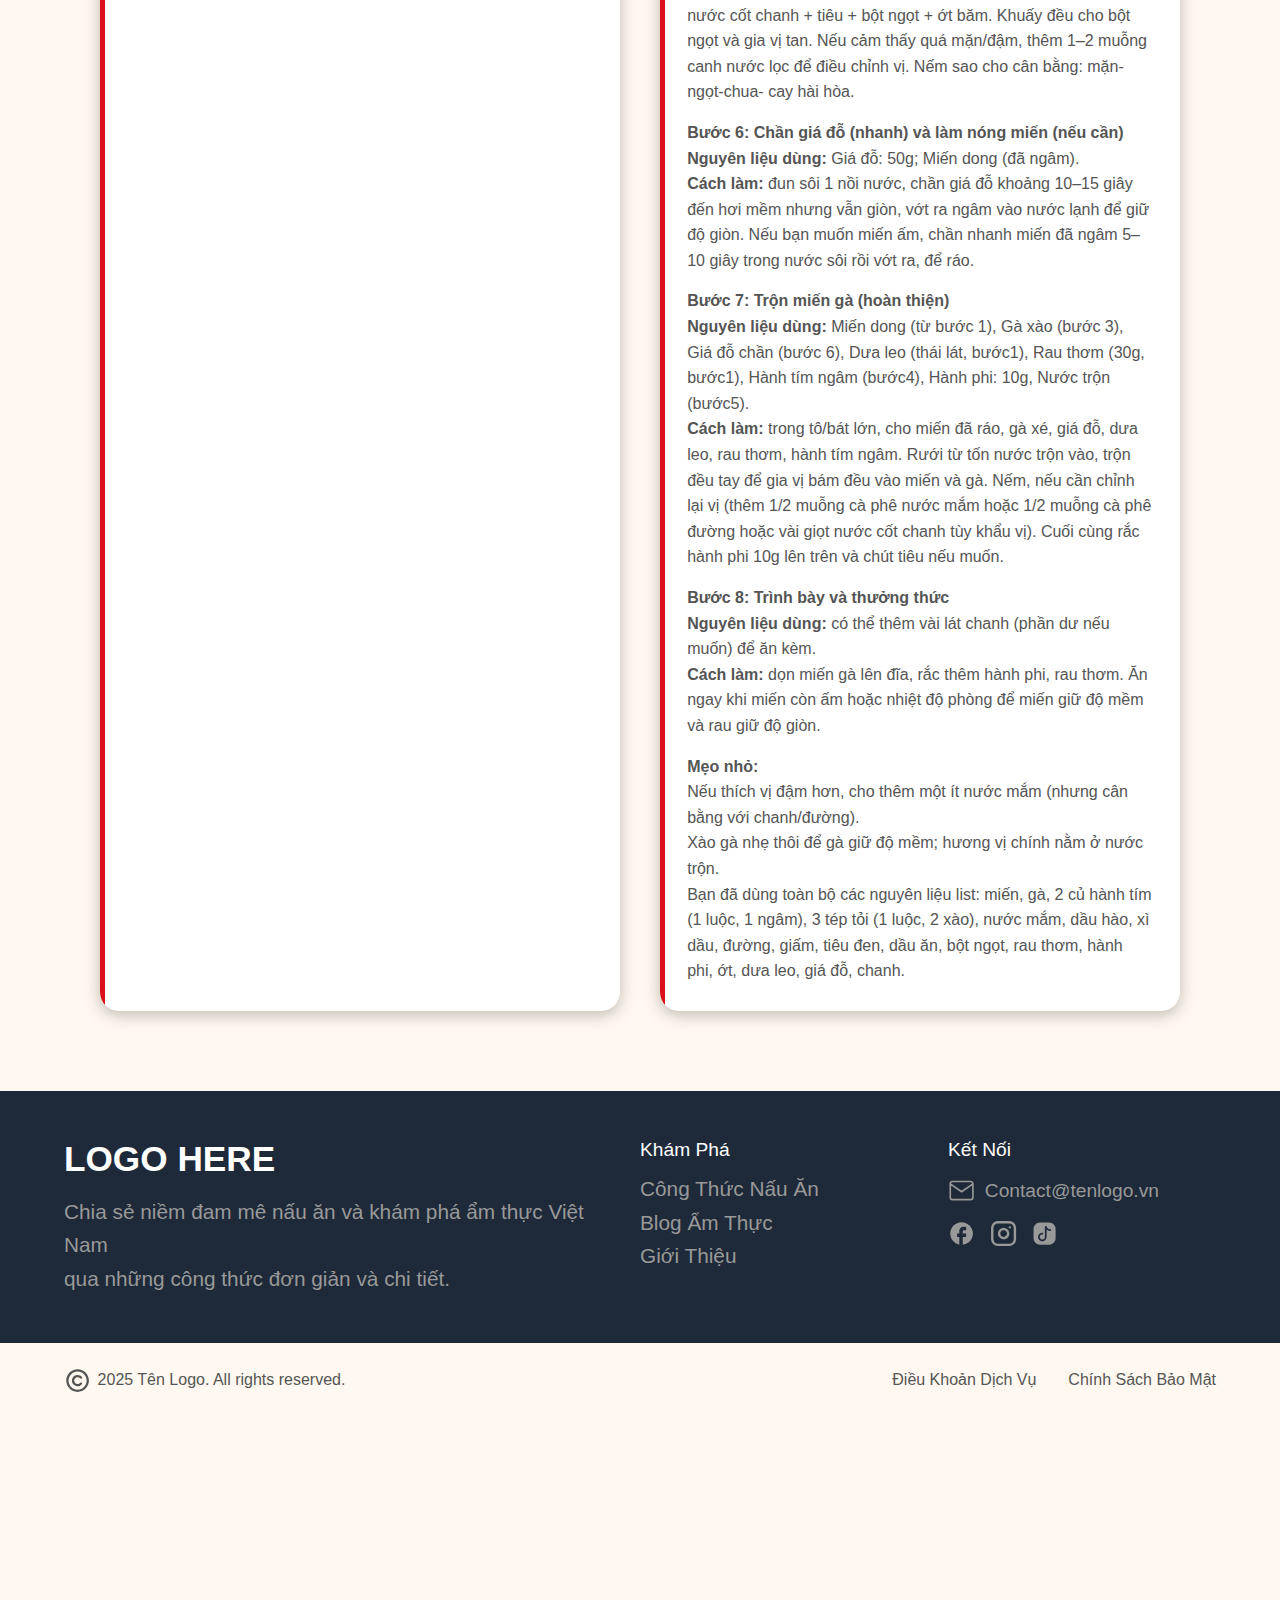
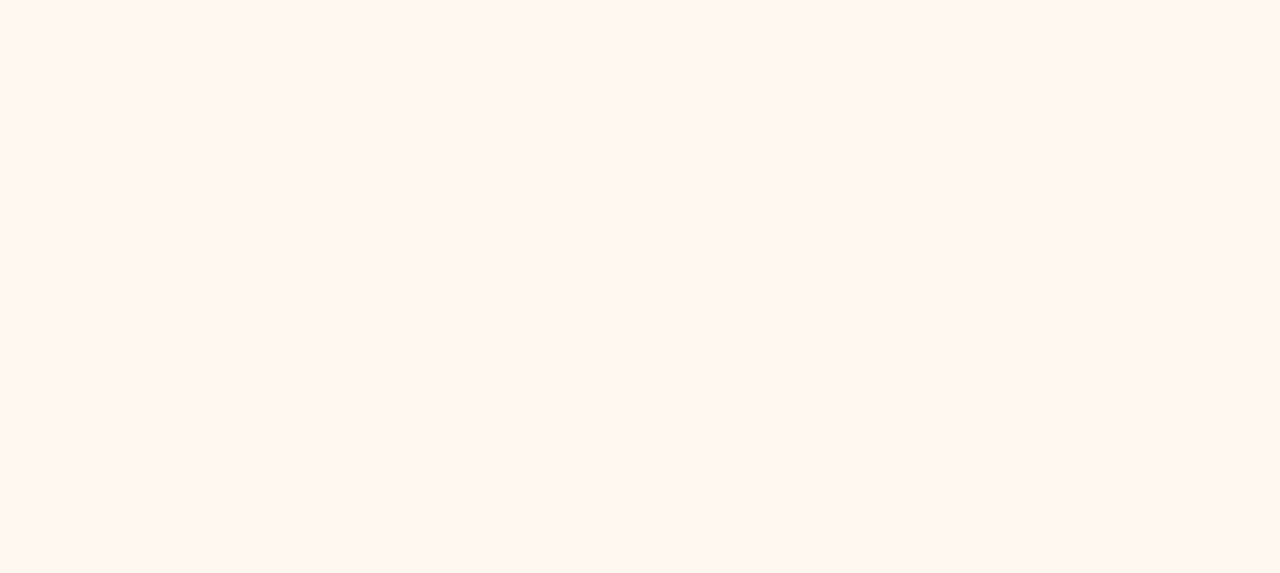
<file: Web/recipe-detail-1.html>
<!DOCTYPE html>
<html lang="vi">
<head>
    <meta charset="UTF-8">
    <meta name="viewport" content="width=device-width, initial-scale=1.0">
    <title>Miến Gà Trộn - Trang Ẩm Thực Việt Nam</title>
    <link rel="stylesheet" href="style.css">
    <link rel="stylesheet" href="recipe-detail.css">
</head>
<body>
    <!-- Header (đồng bộ với các trang khác) -->
    <header class="header">
        <div class="header-container">
            <div class="logo-search">
                <a href="index.html" class="logo">LOGO HERE</a>
                <div class="search-bar">
                    <svg width="30" height="31" viewBox="0 0 30 31" fill="none" xmlns="http://www.w3.org/2000/svg">
                        <path d="M26.25 26.75L20.8125 21.3125M23.75 14.25C23.75 19.7728 19.2728 24.25 13.75 24.25C8.22715 24.25 3.75 19.7728 3.75 14.25C3.75 8.72715 8.22715 4.25 13.75 4.25C19.2728 4.25 23.75 8.72715 23.75 14.25Z" stroke="#888888" stroke-width="2" stroke-linecap="round" stroke-linejoin="round"></path>
                    </svg>
                    <p>Tìm công thức hoặc sản phẩm</p>
                </div>
            </div>
            <nav class="navigation">
                <a href="dishes.html" class="nav-item" style="color: #da0f17;">Món Ăn</a>
                <a href="blog.html" class="nav-item">Blog</a>
                <a href="store.html" class="nav-item">Cửa Hàng</a>
            </nav>
            <div class="user-actions">
                <svg width="30" height="31" viewBox="0 0 30 31" fill="none" xmlns="http://www.w3.org/2000/svg">
                    <path d="M26.05 6.26252C25.4116 5.62378 24.6535 5.11708 23.8192 4.77138C22.9849 4.42568 22.0906 4.24774 21.1875 4.24774C20.2844 4.24774 19.3902 4.42568 18.5558 4.77138C17.7215 5.11708 16.9635 5.62378 16.325 6.26252L15 7.58752L13.675 6.26252C12.3854 4.97291 10.6363 4.24841 8.81253 4.24841C6.98874 4.24841 5.23964 4.97291 3.95003 6.26252C2.66041 7.55214 1.93591 9.30123 1.93591 11.125C1.93591 12.9488 2.66041 14.6979 3.95003 15.9875L15 27.0375L26.05 15.9875C26.6888 15.3491 27.1955 14.591 27.5412 13.7567C27.8869 12.9224 28.0648 12.0281 28.0648 11.125C28.0648 10.2219 27.8869 9.32765 27.5412 8.49333C27.1955 7.65901 26.6888 6.90097 26.05 6.26252Z" stroke="black" stroke-width="2" stroke-linecap="round" stroke-linejoin="round"></path>
                </svg>
                <svg width="30" height="31" viewBox="0 0 30 31" fill="none" xmlns="http://www.w3.org/2000/svg">
                    <path d="M17.1625 26.75C16.9427 27.1288 16.6273 27.4433 16.2478 27.6619C15.8683 27.8805 15.438 27.9956 15 27.9956C14.562 27.9956 14.1317 27.8805 13.7522 27.6619C13.3727 27.4433 13.0573 27.1288 12.8375 26.75M22.5 10.5C22.5 8.51088 21.7098 6.60322 20.3033 5.1967C18.8968 3.79018 16.9891 3 15 3C13.0109 3 11.1032 3.79018 9.6967 5.1967C8.29018 6.60322 7.5 8.51088 7.5 10.5C7.5 19.25 3.75 21.75 3.75 21.75H26.25C26.25 21.75 22.5 19.25 22.5 10.5Z" stroke="black" stroke-width="2" stroke-linecap="round" stroke-linejoin="round"></path>
                </svg>
                <div class="login-button">
                    <p>Đăng Nhập</p>
                </div>
            </div>
        </div>
    </header>

    <!-- Breadcrumb Navigation -->
    <nav class="breadcrumb">
        <div class="breadcrumb-container">
            <svg width="32" height="32" viewBox="0 0 32 32" fill="none" xmlns="http://www.w3.org/2000/svg"></svg>
        </div>
    </nav>

    <!-- Recipe Hero Section -->
    <section class="recipe-hero">
        <div class="recipe-hero-container">
            <div class="recipe-card">
                <div class="recipe-image">
                    <img src="images/MienGaTron.jpg" alt="Miến Gà Trộn">
                </div>
                <div class="recipe-info">
                    <h1 class="recipe-title">Miến Gà Trộn</h1>
                    <div class="recipe-meta">
                        <div class="meta-item">
                            <svg width="30" height="30" viewBox="0 0 30 30" fill="none" xmlns="http://www.w3.org/2000/svg">
                                <path d="M15 7.5V15L20 17.5M27.5 15C27.5 21.9036 21.9036 27.5 15 27.5C8.09644 27.5 2.5 21.9036 2.5 15C2.5 8.09644 8.09644 2.5 15 2.5C21.9036 2.5 27.5 8.09644 27.5 15Z" stroke="#DA0F17" stroke-width="2" stroke-linecap="round" stroke-linejoin="round"></path>
                            </svg>
                            <p>Thời gian: <span>40-50 phút</span></p>
                        </div>
                        <div class="meta-item">
                            <svg width="30" height="30" viewBox="0 0 30 30" fill="none" xmlns="http://www.w3.org/2000/svg">
                                <path d="M15.3188 4.46625C15.7907 4.22253 16.2889 4.03379 16.8038 3.90375C16.8488 4.91625 17.1638 5.9175 17.5913 6.87375C18.1988 8.22563 19.0913 9.60563 19.9613 10.9425L20.0626 11.0963C20.9157 12.4031 21.7501 13.68 22.3838 14.9625C23.0401 16.2919 23.4432 17.5481 23.4432 18.75C23.4432 20.9119 22.7963 22.7756 21.5832 24.09C20.3832 25.3931 18.5382 26.25 15.9432 26.25C13.3238 26.25 11.5032 25.4925 10.232 24.3281C8.94383 23.1506 8.12821 21.4725 7.68571 19.4831C7.26946 17.6119 7.63696 15.9338 8.12633 14.7019C8.20633 14.5019 8.28758 14.3144 8.37008 14.1394L8.60446 14.61C8.77382 14.9498 9.00853 15.2529 9.29516 15.5019C9.5818 15.7509 9.91472 15.9409 10.2749 16.0611C10.635 16.1812 11.0154 16.2292 11.3941 16.2022C11.7728 16.1752 12.1425 16.0738 12.482 15.9038C14.0682 15.1106 14.507 13.1662 13.8357 11.7112C13.1382 10.1981 12.5945 8.3175 13.0801 6.85875C13.4457 5.76375 14.3138 4.98375 15.317 4.46625M7.70633 11.6044L7.70258 11.6119L7.69321 11.6231L7.66321 11.6606L7.56758 11.7937C7.48508 11.9075 7.37883 12.0675 7.24883 12.2738C6.91062 12.8265 6.62079 13.4074 6.38258 14.01C5.80133 15.4725 5.33258 17.5444 5.85571 19.8919C6.35258 22.1231 7.30883 24.1931 8.96633 25.7119C10.6388 27.2419 12.9357 28.125 15.9432 28.125C18.977 28.125 21.3507 27.1069 22.9613 25.3631C24.5607 23.6306 25.3182 21.2756 25.3182 18.75C25.3182 17.1394 24.7838 15.5831 24.0638 14.13C23.3795 12.7462 22.4888 11.385 21.6545 10.1044L21.5326 9.91687C20.6457 8.5575 19.8376 7.30125 19.3013 6.105C18.7651 4.90875 18.557 3.8925 18.7351 2.99625C18.7623 2.86029 18.7589 2.72 18.7254 2.58548C18.6918 2.45095 18.6288 2.32556 18.5409 2.21831C18.453 2.11107 18.3425 2.02465 18.2172 1.96528C18.0919 1.90592 17.955 1.87508 17.8163 1.875C17.0251 1.875 15.707 2.1525 14.4563 2.79938C13.1945 3.45375 11.8745 4.54875 11.3026 6.26625C10.5713 8.46 11.4132 10.935 12.1332 12.4969C12.4538 13.1906 12.1745 13.9594 11.6438 14.2256C11.5247 14.2855 11.3949 14.3213 11.262 14.3308C11.129 14.3404 10.9954 14.3237 10.869 14.2815C10.7425 14.2393 10.6256 14.1726 10.5249 14.0852C10.4243 13.9977 10.342 13.8912 10.2826 13.7719L9.27946 11.7675C9.20894 11.6265 9.10399 11.5055 8.97433 11.4158C8.84467 11.3261 8.69448 11.2706 8.53765 11.2543C8.38083 11.2381 8.22243 11.2616 8.07712 11.3228C7.93182 11.384 7.80429 11.4808 7.70633 11.6044Z" fill="#DA0F17"></path>
                            </svg>
                            <p>Calories: <span>1440 kcal</span></p>
                        </div>
                        <div class="meta-item">
                            <svg width="30" height="30" viewBox="0 0 30 30" fill="none" xmlns="http://www.w3.org/2000/svg">
                                <path d="M21.25 26.25V23.75C21.25 22.4239 20.7232 21.1521 19.7855 20.2145C18.8479 19.2768 17.5761 18.75 16.25 18.75H6.25C4.92392 18.75 3.65215 19.2768 2.71447 20.2145C1.77678 21.1521 1.25 22.4239 1.25 23.75V26.25M28.75 26.25V23.75C28.7492 22.6422 28.3804 21.566 27.7017 20.6904C27.023 19.8148 26.0727 19.1895 25 18.9125M20 3.9125C21.0755 4.18788 22.0288 4.81338 22.7095 5.69039C23.3903 6.5674 23.7598 7.64604 23.7598 8.75625C23.7598 9.86646 23.3903 10.9451 22.7095 11.8221C22.0288 12.6991 21.0755 13.3246 20 13.6M16.25 8.75C16.25 11.5114 14.0114 13.75 11.25 13.75C8.48858 13.75 6.25 11.5114 6.25 8.75C6.25 5.98858 8.48858 3.75 11.25 3.75C14.0114 3.75 16.25 5.98858 16.25 8.75Z" stroke="#DA0F17" stroke-width="2" stroke-linecap="round" stroke-linejoin="round"></path>
                            </svg>
                            <p>Khẩu phần: <span>2-3 người</span></p>
                        </div>
                    </div>
                    <div class="recipe-actions">
                        <button class="action-btn like-btn">
                            <svg width="48" height="48" viewBox="0 0 48 48" fill="none" xmlns="http://www.w3.org/2000/svg">
                                <rect width="48" height="48" fill="white"></rect>
                                <path d="M41.6802 9.22C40.6587 8.19801 39.4459 7.38729 38.1109 6.83417C36.776 6.28104 35.3452 5.99635 33.9002 5.99635C32.4553 5.99635 31.0244 6.28104 29.6895 6.83417C28.3546 7.38729 27.1418 8.19801 26.1202 9.22L24.0002 11.34L21.8802 9.22C19.8169 7.15662 17.0183 5.99742 14.1002 5.99742C11.1822 5.99742 8.38362 7.15662 6.32024 9.22C4.25685 11.2834 3.09766 14.0819 3.09766 17C3.09766 19.9181 4.25685 22.7166 6.32024 24.78L24.0002 42.46L41.6802 24.78C42.7022 23.7585 43.5129 22.5456 44.0661 21.2107C44.6192 19.8758 44.9039 18.445 44.9039 17C44.9039 15.555 44.6192 14.1242 44.0661 12.7893C43.5129 11.4544 42.7022 10.2415 41.6802 9.22Z" stroke="#B5B5B5" stroke-width="3" stroke-linecap="round" stroke-linejoin="round"></path>
                            </svg>
                        </button>
                        <button class="action-btn share-btn">
                            <svg width="48" height="48" viewBox="0 0 48 48" fill="none" xmlns="http://www.w3.org/2000/svg">
                                <path d="M36 12.6H29.987C28.901 12.6 28.02 13.48 28.02 14.567V21.467H36L34.831 29.064H28.021V43H19.245V29.064H12V21.467H19.151L19.245 14.257L19.232 12.947C19.2218 11.9073 19.4178 10.8759 19.8085 9.91232C20.1993 8.94878 20.7771 8.07222 21.5086 7.33329C22.2401 6.59436 23.1108 6.0077 24.0703 5.60721C25.0299 5.20673 26.0592 5.00035 27.099 5H36V12.6Z" stroke="#B5B5B5" stroke-width="3" stroke-linejoin="round"></path>
                            </svg>
                        </button>
                        <button class="save-recipe-btn">
                            <svg width="48" height="48" viewBox="0 0 48 48" fill="none" xmlns="http://www.w3.org/2000/svg">
                                <path d="M38 42L24 32L10 42V10C10 8.93913 10.4214 7.92172 11.1716 7.17157C11.9217 6.42143 12.9391 6 14 6H34C35.0609 6 36.0783 6.42143 36.8284 7.17157C37.5786 7.92172 38 8.93913 38 10V42Z" stroke="white" stroke-width="3" stroke-linecap="round" stroke-linejoin="round"></path>
                            </svg>
                            <p>Lưu Công Thức</p>
                        </button>
                    </div>
                </div>
            </div>
        </div>
    </section>

    <!-- Recipe Content Section -->
    <section class="recipe-content">
        <div class="recipe-content-container">
            <!-- Ingredients Column -->
            <div class="content-column">
                <div class="column-header">
                    <div class="header-icon">
                        <svg width="30" height="30" viewBox="0 0 30 30" fill="none" xmlns="http://www.w3.org/2000/svg">
                            <g clip-path="url(#clip0_39_197)">
                                <path d="M26.25 10V26.25H3.75V10M12.5 15H17.5M1.25 3.75H28.75V10H1.25V3.75Z" stroke="white" stroke-width="3" stroke-linecap="round" stroke-linejoin="round"></path>
                            </g>
                            <defs>
                                <clipPath id="clip0_39_197">
                                    <rect width="30" height="30" fill="white"></rect>
                                </clipPath>
                            </defs>
                        </svg>
                    </div>
                    <h2>Nguyên liệu</h2>
                </div>
                <div class="column-divider"></div>
                <div class="column-content">
                    <p>Miến dong: 200g<br>
                    Ức gà hoặc đùi gà: 300g<br>
                    Hành tím: 2 củ<br>
                    Tỏi: 3 tép<br>
                    Nước mắm: 2 muỗng canh<br>
                    Dầu hào: 1 muỗng canh<br>
                    Xì dầu (nước tương): 1 muỗng canh<br>
                    Đường: 1 muỗng cà phê<br>
                    Giấm: 1 muỗng canh<br>
                    Tiêu đen: 1/2 muỗng cà phê<br>
                    Dầu ăn: 1 muỗng canh<br>
                    Bột ngọt: 1/2 muỗng cà phê<br>
                    Rau thơm (rau răm, húng, ngò): 30g<br>
                    Hành phi: 10g<br>
                    Ớt tươi: 1 trái<br>
                    Dưa leo: 1 quả nhỏ<br>
                    Giá đỗ: 50g<br>
                    Chanh: 1/2 quả</p>
                </div>
            </div>

            <!-- Instructions Column -->
            <div class="content-column">
                <div class="column-header">
                    <div class="header-icon">
                        <svg width="30" height="30" viewBox="0 0 30 30" fill="none" xmlns="http://www.w3.org/2000/svg">
                            <g clip-path="url(#clip0_39_211)">
                                <path d="M26.25 10V26.25H3.75V10M12.5 15H17.5M1.25 3.75H28.75V10H1.25V3.75Z" stroke="white" stroke-width="3" stroke-linecap="round" stroke-linejoin="round"></path>
                            </g>
                            <defs>
                                <clipPath id="clip0_39_211">
                                    <rect width="30" height="30" fill="white"></rect>
                                </clipPath>
                            </defs>
                        </svg>
                    </div>
                    <h2>Cách chế biến</h2>
                </div>
                <div class="column-divider"></div>
                <div class="column-content">
                    <p><b>Bước 1: Chuẩn bị nguyên liệu, ngâm miến, thái rau</b></p>
                    <p><b>Nguyên liệu dùng:</b> Miến dong: 200g; Dưa leo: 1 quả nhỏ; Rau thơm: 30g; Ớt tươi: 1 trái; Giá đỗ: 50g.</p>
                    <p><b>Cách làm:</b> ngâm miến trong nước ấm hoặc rót nước sôi lên miến ~7–10 phút đến mềm, vớt ra để ráo, cắt ngắn nếu sợi quá dài. Rửa sạch giá đỗ, thái lát dưa leo, rửa và thái thô rau thơm, ớt thái lát hoặc băm nhỏ. Để riêng.</p>
                    <br>
                    <p><b>Bước 2: Luộc gà và xé sợi</b></p>
                    <p><b>Nguyên liệu dùng:</b> Ức/đùi gà: 300g; Hành tím: 1 củ (đập dập); Tỏi: 1 tép (đập dập).</p>
                    <p><b>Cách làm:</b> cho ức/đùi gà vào nồi nước sôi cùng 1 củ hành tím đập dập và 1 tép tỏi, luộc lửa vừa ~12–15 phút (tùy cỡ) cho chín tới. Vớt gà ra, để nguội bớt rồi xé sợi(Giữ lại nước luộc nếu muốn dùng cho món khác).</p>
                    <br>
                    <p><b>Bước 3: Xào sơ gà cho thơm và săn</b></p>
                    <p><b>Nguyên liệu dùng:</b> Gà xé (từ bước 2); Dầu ăn: 1 muỗng canh; Tỏi: 2 tép (băm).</p>
                    <p><b>Cách làm:</b> bắc chảo lên bếp, cho 1 muỗng canh dầu ăn, phi thơm 2 tép tỏi băm rồi cho gà xé vào xào nhanh 2–3 phút cho săn và thơm. Tắt bếp, để nguội.</p>
                    <br>
                    <p><b>Bước 4:Hành tím ngâm chua ngọt nhanh (dùng để trộn cho mát)</b></p>
                    <p><b>Nguyên liệu dùng:</b> Hành tím: 1 củ (thái mỏng); Giấm: 1 muỗng canh; Đường: 1 muỗng cà phê.</p>
                    <p><b>Cách làm:</b> thái mỏng hành tím, trộn với giấm và đường, để khoảng 5–10 phút cho hành hơi ngấu và bớt hăng.</p>
                    <br>
                    <p><b>Bước 5: Pha nước trộn (nước mắm chua ngọt đậm vị)</b></p>
                    <p><b>Nguyên liệu dùng:</b> Nước mắm: 2 muỗng canh; Dầu hào: 1 muỗng canh; Xì dầu (nước tương): 1 muỗng canh; Chanh: 1/2 quả (vắt lấy nước); Tiêu đen: 1/2 muỗng cà phê; Bột ngọt: 1/2 muỗng cà phê; Ớt tươi: 1 trái (băm nhỏ).</p>
                    <p><b>Cách làm:</b> trong chén, cho nước mắm + dầu hào + xì dầu + nước cốt chanh + tiêu + bột ngọt + ớt băm. Khuấy đều cho bột ngọt và gia vị tan. Nếu cảm thấy quá mặn/đậm, thêm 1–2 muỗng canh nước lọc để điều chỉnh vị. Nếm sao cho cân bằng: mặn-ngọt-chua- cay hài hòa.</p>
                    <br>
                    <p><b>Bước 6: Chần giá đỗ (nhanh) và làm nóng miến (nếu cần)</b></p>
                    <p><b>Nguyên liệu dùng:</b> Giá đỗ: 50g; Miến dong (đã ngâm).</p>
                    <p><b>Cách làm:</b> đun sôi 1 nồi nước, chần giá đỗ khoảng 10–15 giây đến hơi mềm nhưng vẫn giòn, vớt ra ngâm vào nước lạnh để giữ độ giòn. Nếu bạn muốn miến ấm, chần nhanh miến đã ngâm 5–10 giây trong nước sôi rồi vớt ra, để ráo.</p>
                    <br>
                    <p><b>Bước 7: Trộn miến gà (hoàn thiện)</b></p>
                    <p><b>Nguyên liệu dùng:</b> Miến dong (từ bước 1), Gà xào (bước 3), Giá đỗ chần (bước 6), Dưa leo (thái lát, bước1), Rau thơm (30g, bước1), Hành tím ngâm (bước4), Hành phi: 10g, Nước trộn (bước5).</p>
                    <p><b>Cách làm:</b> trong tô/bát lớn, cho miến đã ráo, gà xé, giá đỗ, dưa leo, rau thơm, hành tím ngâm. Rưới từ tốn nước trộn vào, trộn đều tay để gia vị bám đều vào miến và gà. Nếm, nếu cần chỉnh lại vị (thêm 1/2 muỗng cà phê nước mắm hoặc 1/2 muỗng cà phê đường hoặc vài giọt nước cốt chanh tùy khẩu vị). Cuối cùng rắc hành phi 10g lên trên và chút tiêu nếu muốn.</p>
                    <br>
                    <p><b>Bước 8: Trình bày và thưởng thức</b></p>
                    <p><b>Nguyên liệu dùng:</b> có thể thêm vài lát chanh (phần dư nếu muốn) để ăn kèm.</p>
                    <p><b>Cách làm:</b> dọn miến gà lên đĩa, rắc thêm hành phi, rau thơm. Ăn ngay khi miến còn ấm hoặc nhiệt độ phòng để miến giữ độ mềm và rau giữ độ giòn.</p>
                    <br>
                    <p><b>Mẹo nhỏ:</b></p>
                    <p>Nếu thích vị đậm hơn, cho thêm một ít nước mắm (nhưng cân bằng với chanh/đường).</p>
                    <p>Xào gà nhẹ thôi để gà giữ độ mềm; hương vị chính nằm ở nước trộn.</p>
                    <p>Bạn đã dùng toàn bộ các nguyên liệu list: miến, gà, 2 củ hành tím (1 luộc, 1 ngâm), 3 tép tỏi (1 luộc, 2 xào), nước mắm, dầu hào, xì dầu, đường, giấm, tiêu đen, dầu ăn, bột ngọt, rau thơm, hành phi, ớt, dưa leo, giá đỗ, chanh.</p>
                </div>
            </div>
        </div>
    </section>

    <!-- Footer -->
    <footer class="footer">
        <div class="footer-container">
            <div class="footer-info">
                <h3>LOGO HERE</h3>
                <p>Chia sẻ niềm đam mê nấu ăn và khám phá ẩm thực Việt Nam<br>qua những công thức đơn giản và chi tiết.</p>
            </div>
            <div class="footer-links">
                <h4>Khám Phá</h4>
                <p>Công Thức Nấu Ăn</p>
                <p>Blog Ẩm Thực</p>
                <p>Giới Thiệu</p>
            </div>
            <div class="footer-contact">
                <h4>Kết Nối</h4>
                <div class="contact-item">
                    <svg width="34" height="34" viewBox="0 0 34 34" fill="none" xmlns="http://www.w3.org/2000/svg">
                        <path d="M31.1666 8.50008C31.1666 6.94175 29.8916 5.66675 28.3333 5.66675H5.66665C4.10831 5.66675 2.83331 6.94175 2.83331 8.50008M31.1666 8.50008V25.5001C31.1666 27.0584 29.8916 28.3334 28.3333 28.3334H5.66665C4.10831 28.3334 2.83331 27.0584 2.83331 25.5001V8.50008M31.1666 8.50008L17 18.4167L2.83331 8.50008" stroke="#999999" stroke-width="2" stroke-linecap="round" stroke-linejoin="round"></path>
                    </svg>
                    <p>Contact@tenlogo.vn</p>
                </div>
                <div class="social-icons">
                    <svg width="34" height="34" viewBox="0 0 34 34" fill="none" xmlns="http://www.w3.org/2000/svg">
                        <path d="M31.1666 16.9999C31.1666 9.17992 24.82 2.83325 17 2.83325C9.17998 2.83325 2.83331 9.17992 2.83331 16.9999C2.83331 23.8566 7.70665 29.5658 14.1666 30.8832V21.2499H11.3333V16.9999H14.1666V13.4583C14.1666 10.7241 16.3908 8.49992 19.125 8.49992H22.6666V12.7499H19.8333C19.0541 12.7499 18.4166 13.3874 18.4166 14.1666V16.9999H22.6666V21.2499H18.4166V31.0958C25.5708 30.3874 31.1666 24.3524 31.1666 16.9999Z" fill="#999999"></path>
                    </svg>
                    <svg width="34" height="34" viewBox="0 0 34 34" fill="none" xmlns="http://www.w3.org/2000/svg">
                        <path d="M24.7916 9.20825H24.8058M9.91665 2.83325H24.0833C27.9953 2.83325 31.1666 6.00457 31.1666 9.91659V24.0833C31.1666 27.9953 27.9953 31.1666 24.0833 31.1666H9.91665C6.00463 31.1666 2.83331 27.9953 2.83331 24.0833V9.91659C2.83331 6.00457 6.00463 2.83325 9.91665 2.83325ZM22.6666 16.1074C22.8415 17.2864 22.6401 18.4906 22.0911 19.5485C21.5422 20.6065 20.6736 21.4644 19.6089 22.0003C18.5443 22.5362 17.3378 22.7227 16.161 22.5333C14.9842 22.344 13.8971 21.7884 13.0543 20.9456C12.2115 20.1028 11.6559 19.0157 11.4666 17.8389C11.2772 16.6621 11.4637 15.4556 11.9996 14.3909C12.5355 13.3263 13.3934 12.4577 14.4514 11.9088C15.5093 11.3598 16.7135 11.1584 17.8925 11.3333C19.0951 11.5116 20.2085 12.072 21.0682 12.9317C21.9279 13.7914 22.4883 14.9048 22.6666 16.1074Z" stroke="#999999" stroke-width="3" stroke-linecap="round" stroke-linejoin="round"></path>
                    </svg>
                    <svg width="34" height="34" viewBox="0 0 34 34" fill="none" xmlns="http://www.w3.org/2000/svg">
                        <path fill-rule="evenodd" clip-rule="evenodd" d="M22.6667 30.8125C24.8271 30.8125 26.899 29.9543 28.4266 28.4266C29.9543 26.899 30.8125 24.8271 30.8125 22.6667V11.3333C30.8125 9.17292 29.9543 7.101 28.4266 5.57336C26.899 4.04572 24.8271 3.1875 22.6667 3.1875H11.3333C9.17292 3.1875 7.101 4.04572 5.57336 5.57336C4.04572 7.101 3.1875 9.17292 3.1875 11.3333V22.6667C3.1875 24.8271 4.04572 26.899 5.57336 28.4266C7.101 29.9543 9.17292 30.8125 11.3333 30.8125H22.6667ZM19.4239 8.16425C19.3438 7.92546 19.1814 7.72292 18.9657 7.59275C18.7501 7.46259 18.4952 7.41328 18.2465 7.45361C17.9979 7.49395 17.7717 7.6213 17.6082 7.81296C17.4448 8.00462 17.3547 8.24811 17.3542 8.5V21.25C17.3542 21.8804 17.1672 22.4967 16.817 23.0209C16.4667 23.5451 15.9689 23.9536 15.3865 24.1949C14.804 24.4361 14.1631 24.4992 13.5448 24.3763C12.9265 24.2533 12.3585 23.9497 11.9128 23.5039C11.467 23.0581 11.1634 22.4902 11.0404 21.8719C10.9174 21.2535 10.9805 20.6126 11.2218 20.0302C11.4631 19.4478 11.8716 18.9499 12.3958 18.5997C12.92 18.2494 13.5362 18.0625 14.1667 18.0625C14.4485 18.0625 14.7187 17.9506 14.918 17.7513C15.1172 17.552 15.2292 17.2818 15.2292 17C15.2292 16.7182 15.1172 16.448 14.918 16.2487C14.7187 16.0494 14.4485 15.9375 14.1667 15.9375C13.116 15.9375 12.0888 16.2491 11.2152 16.8328C10.3416 17.4166 9.66065 18.2463 9.25856 19.217C8.85647 20.1877 8.75126 21.2559 8.95625 22.2864C9.16123 23.3169 9.6672 24.2635 10.4102 25.0065C11.1531 25.7495 12.0997 26.2554 13.1302 26.4604C14.1608 26.6654 15.2289 26.5602 16.1997 26.1581C17.1704 25.756 18.0001 25.0751 18.5838 24.2015C19.1676 23.3278 19.4792 22.3007 19.4792 21.25V11.9822C20.5658 12.9908 22.0957 13.8125 24.0833 13.8125C24.3651 13.8125 24.6354 13.7006 24.8346 13.5013C25.0339 13.302 25.1458 13.0318 25.1458 12.75C25.1458 12.4682 25.0339 12.198 24.8346 11.9987C24.6354 11.7994 24.3651 11.6875 24.0833 11.6875C22.7063 11.6875 21.6594 11.1208 20.8831 10.3856C20.0898 9.63192 19.6109 8.72383 19.4239 8.16425Z" fill="#999999"></path>
                    </svg>
                </div>
            </div>
        </div>
    </footer>

    <!-- Copyright -->
    <div class="copyright">
        <div class="copyright-container">
            <div class="copyright-info">
                <svg width="34" height="34" viewBox="0 0 34 34" fill="none" xmlns="http://www.w3.org/2000/svg">
                    <path d="M17 2.83325C24.8242 2.83325 31.1666 9.17567 31.1666 16.9999C31.1666 24.8242 24.8242 31.1666 17 31.1666C9.17573 31.1666 2.83331 24.8242 2.83331 16.9999C2.83331 9.17567 9.17573 2.83325 17 2.83325ZM17 5.66659C13.9942 5.66659 11.1115 6.86063 8.9861 8.98604C6.86069 11.1115 5.66665 13.9941 5.66665 16.9999C5.66665 20.0057 6.86069 22.8884 8.9861 25.0138C11.1115 27.1392 13.9942 28.3333 17 28.3333C20.0058 28.3333 22.8884 27.1392 25.0139 25.0138C27.1393 22.8884 28.3333 20.0057 28.3333 16.9999C28.3333 13.9941 27.1393 11.1115 25.0139 8.98604C22.8884 6.86063 20.0058 5.66659 17 5.66659ZM17 9.91658C18.0048 9.91644 18.9982 10.1301 19.9142 10.5434C20.8301 10.9567 21.6477 11.5601 22.3125 12.3136C22.5612 12.5954 22.6878 12.9644 22.6644 13.3396C22.641 13.7147 22.4696 14.0652 22.1878 14.3139C21.906 14.5626 21.537 14.6892 21.1618 14.6659C20.7867 14.6425 20.4362 14.471 20.1875 14.1893C19.6165 13.5417 18.8619 13.0833 18.0241 12.8752C17.1862 12.6671 16.3048 12.7191 15.4973 13.0243C14.6897 13.3295 13.9942 13.8734 13.5033 14.5836C13.0125 15.2938 12.7496 16.1366 12.7496 16.9999C12.7496 17.8632 13.0125 18.7061 13.5033 19.4163C13.9942 20.1265 14.6897 20.6704 15.4973 20.9755C16.3048 21.2807 17.1862 21.3327 18.0241 21.1246C18.8619 20.9165 19.6165 20.4582 20.1875 19.8106C20.4362 19.5288 20.7867 19.3573 21.1618 19.334C21.537 19.3106 21.906 19.4372 22.1878 19.6859C22.4696 19.9346 22.641 20.2851 22.6644 20.6603C22.6878 21.0354 22.5612 21.4045 22.3125 21.6863C21.5295 22.5737 20.5365 23.2509 19.4244 23.6558C18.3123 24.0607 17.1165 24.1805 15.9461 24.0043C14.7758 23.828 13.6683 23.3613 12.7248 22.6468C11.7812 21.9323 11.0318 20.9928 10.5449 19.914C10.058 18.8353 9.84911 17.6518 9.9374 16.4715C10.0257 15.2913 10.4083 14.152 11.0503 13.1577C11.6923 12.1634 12.5732 11.3458 13.6125 10.7797C14.6518 10.2135 15.8164 9.91675 17 9.91658Z" fill="#555555"></path>
                </svg>
                <p>2025 Tên Logo. All rights reserved.</p>
            </div>
            <div class="copyright-links">
                <p>Điều Khoản Dịch Vụ</p>
                <p>Chính Sách Bảo Mật</p>
            </div>
        </div>
    </div>
</body>
</html>
</file>
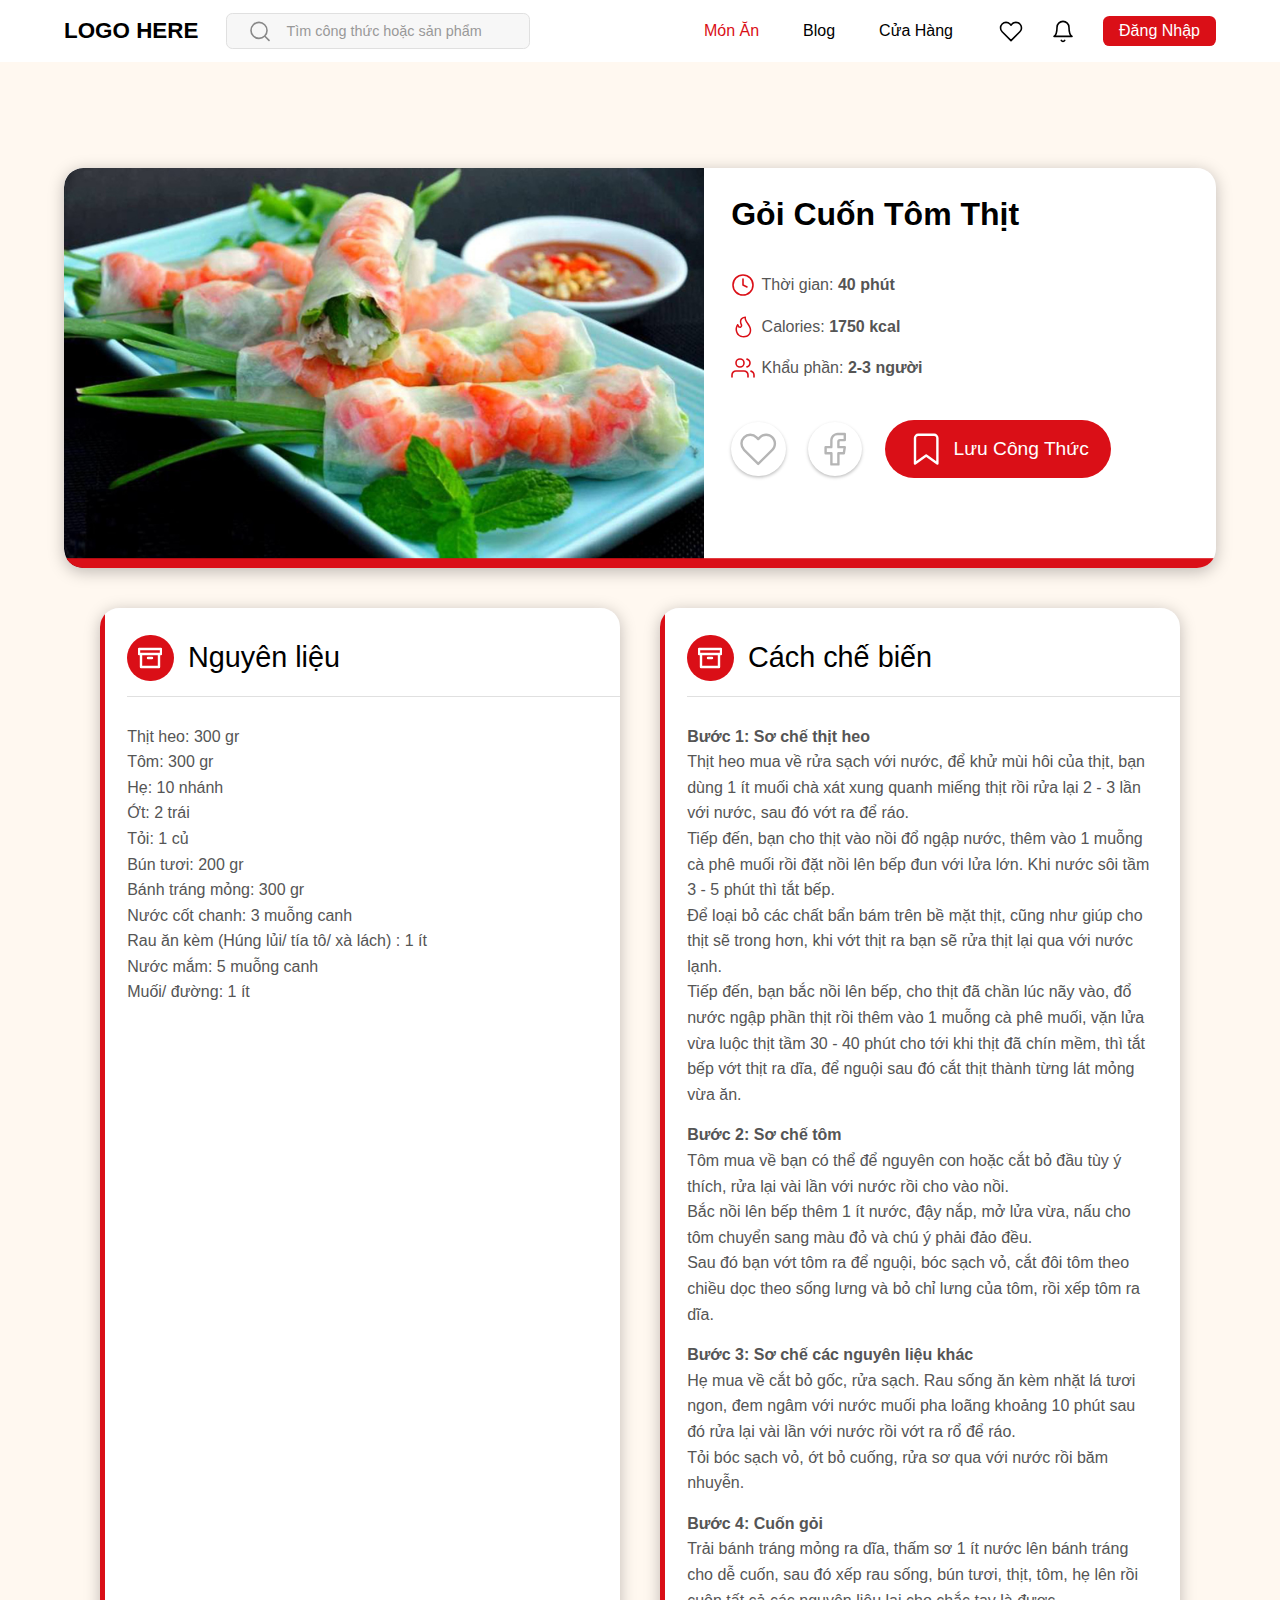
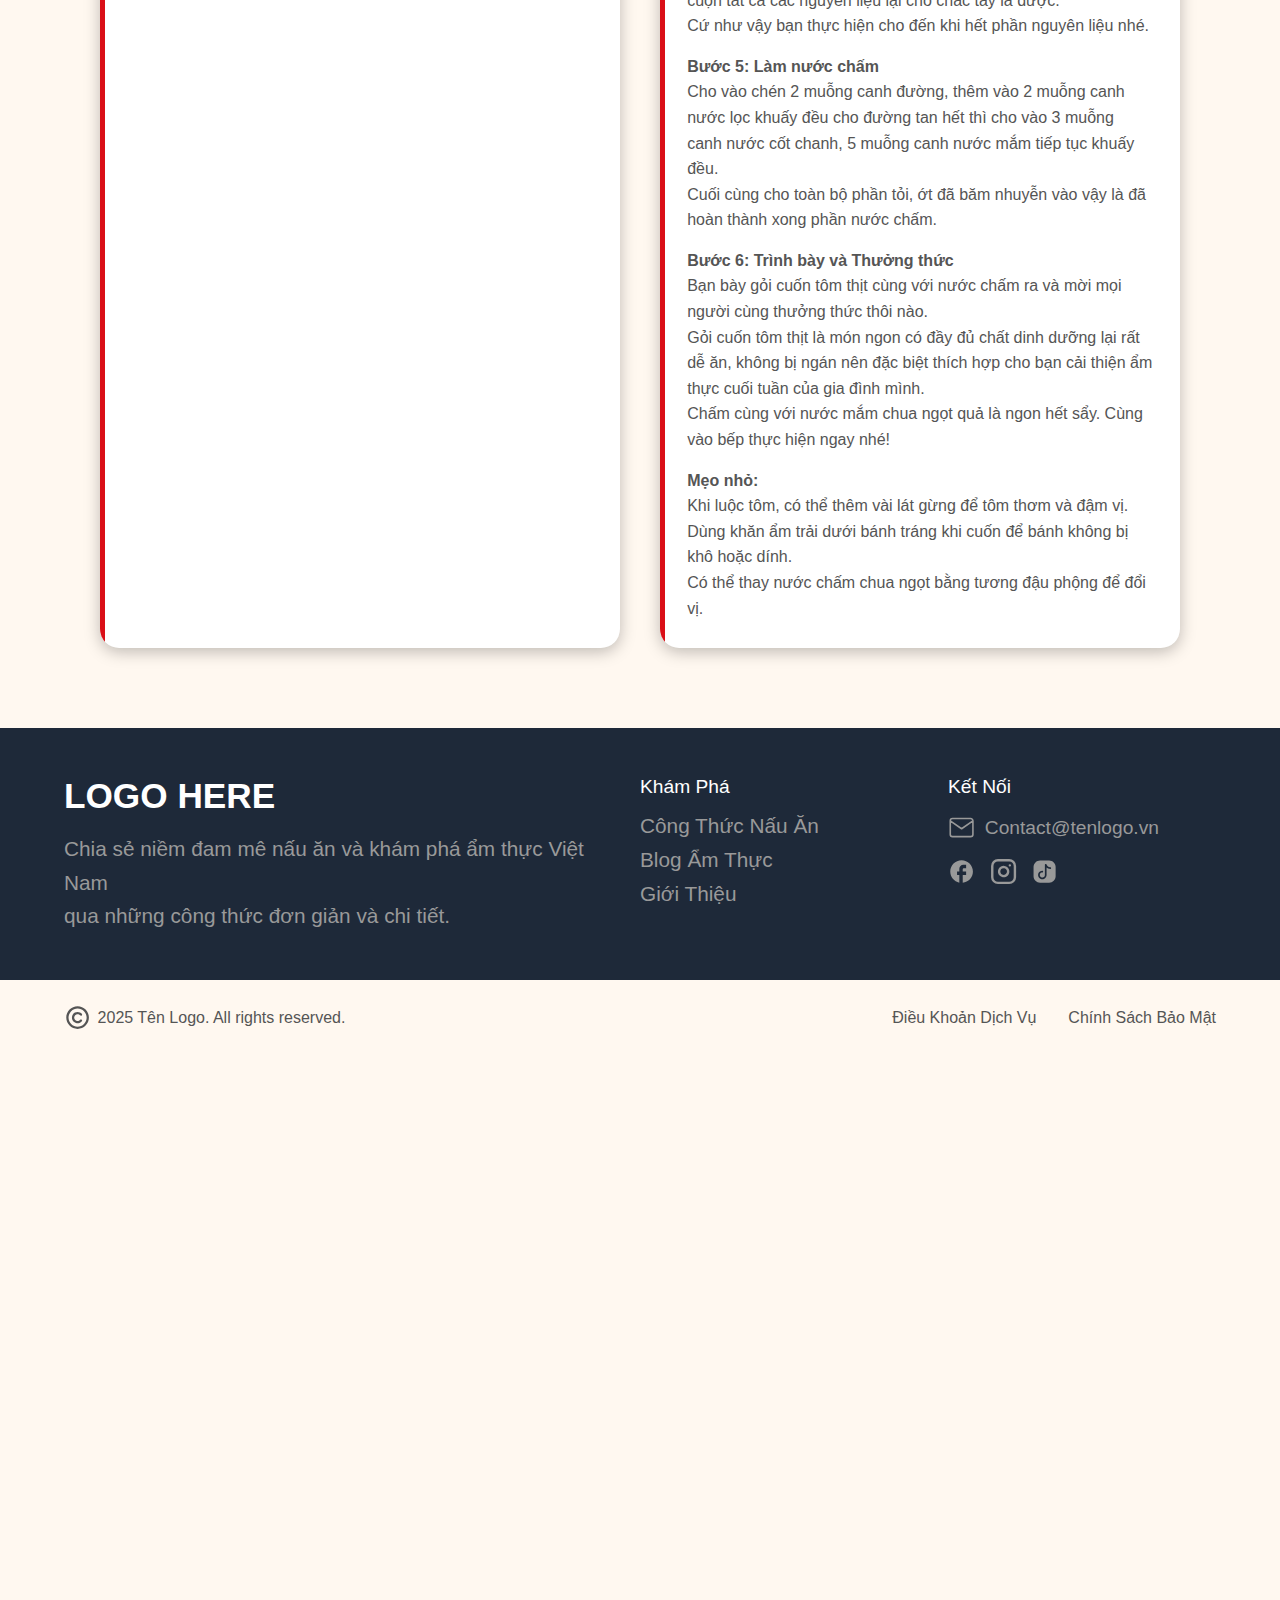
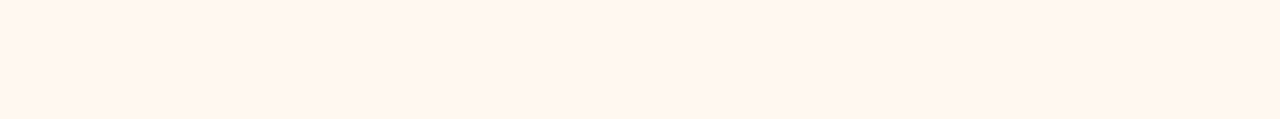
<file: Web/recipe-detail-2.html>
<!DOCTYPE html>
<html lang="vi">
<head>
    <meta charset="UTF-8">
    <meta name="viewport" content="width=device-width, initial-scale=1.0">
    <title>Gỏi Cuốn Tôm Thịt - Trang Ẩm Thực Việt Nam</title>
    <link rel="stylesheet" href="style.css">
    <link rel="stylesheet" href="recipe-detail.css">
</head>
<body>
    <!-- Header (đồng bộ với các trang khác) -->
    <header class="header">
        <div class="header-container">
            <div class="logo-search">
                <a href="index.html" class="logo">LOGO HERE</a>
                <div class="search-bar">
                    <svg width="30" height="31" viewBox="0 0 30 31" fill="none" xmlns="http://www.w3.org/2000/svg">
                        <path d="M26.25 26.75L20.8125 21.3125M23.75 14.25C23.75 19.7728 19.2728 24.25 13.75 24.25C8.22715 24.25 3.75 19.7728 3.75 14.25C3.75 8.72715 8.22715 4.25 13.75 4.25C19.2728 4.25 23.75 8.72715 23.75 14.25Z" stroke="#888888" stroke-width="2" stroke-linecap="round" stroke-linejoin="round"></path>
                    </svg>
                    <p>Tìm công thức hoặc sản phẩm</p>
                </div>
            </div>
            <nav class="navigation">
                <a href="dishes.html" class="nav-item" style="color: #da0f17;">Món Ăn</a>
                <a href="blog.html" class="nav-item">Blog</a>
                <a href="store.html" class="nav-item">Cửa Hàng</a>
            </nav>
            <div class="user-actions">
                <svg width="30" height="31" viewBox="0 0 30 31" fill="none" xmlns="http://www.w3.org/2000/svg">
                    <path d="M26.05 6.26252C25.4116 5.62378 24.6535 5.11708 23.8192 4.77138C22.9849 4.42568 22.0906 4.24774 21.1875 4.24774C20.2844 4.24774 19.3902 4.42568 18.5558 4.77138C17.7215 5.11708 16.9635 5.62378 16.325 6.26252L15 7.58752L13.675 6.26252C12.3854 4.97291 10.6363 4.24841 8.81253 4.24841C6.98874 4.24841 5.23964 4.97291 3.95003 6.26252C2.66041 7.55214 1.93591 9.30123 1.93591 11.125C1.93591 12.9488 2.66041 14.6979 3.95003 15.9875L15 27.0375L26.05 15.9875C26.6888 15.3491 27.1955 14.591 27.5412 13.7567C27.8869 12.9224 28.0648 12.0281 28.0648 11.125C28.0648 10.2219 27.8869 9.32765 27.5412 8.49333C27.1955 7.65901 26.6888 6.90097 26.05 6.26252Z" stroke="black" stroke-width="2" stroke-linecap="round" stroke-linejoin="round"></path>
                </svg>
                <svg width="30" height="31" viewBox="0 0 30 31" fill="none" xmlns="http://www.w3.org/2000/svg">
                    <path d="M17.1625 26.75C16.9427 27.1288 16.6273 27.4433 16.2478 27.6619C15.8683 27.8805 15.438 27.9956 15 27.9956C14.562 27.9956 14.1317 27.8805 13.7522 27.6619C13.3727 27.4433 13.0573 27.1288 12.8375 26.75M22.5 10.5C22.5 8.51088 21.7098 6.60322 20.3033 5.1967C18.8968 3.79018 16.9891 3 15 3C13.0109 3 11.1032 3.79018 9.6967 5.1967C8.29018 6.60322 7.5 8.51088 7.5 10.5C7.5 19.25 3.75 21.75 3.75 21.75H26.25C26.25 21.75 22.5 19.25 22.5 10.5Z" stroke="black" stroke-width="2" stroke-linecap="round" stroke-linejoin="round"></path>
                </svg>
                <div class="login-button">
                    <p>Đăng Nhập</p>
                </div>
            </div>
        </div>
    </header>

    <!-- Breadcrumb Navigation -->
    <nav class="breadcrumb">
        <div class="breadcrumb-container">
            <svg width="32" height="32" viewBox="0 0 32 32" fill="none" xmlns="http://www.w3.org/2000/svg"></svg>
        </div>
    </nav>

    <!-- Recipe Hero Section -->
    <section class="recipe-hero">
        <div class="recipe-hero-container">
            <div class="recipe-card">
                <div class="recipe-image">
                    <img src="images/GoiCuonTomThit.jpg" alt="Gỏi Cuốn Tôm Thịt">
                </div>
                <div class="recipe-info">
                    <h1 class="recipe-title">Gỏi Cuốn Tôm Thịt</h1>
                    <div class="recipe-meta">
                        <div class="meta-item">
                            <svg width="30" height="30" viewBox="0 0 30 30" fill="none" xmlns="http://www.w3.org/2000/svg">
                                <path d="M15 7.5V15L20 17.5M27.5 15C27.5 21.9036 21.9036 27.5 15 27.5C8.09644 27.5 2.5 21.9036 2.5 15C2.5 8.09644 8.09644 2.5 15 2.5C21.9036 2.5 27.5 8.09644 27.5 15Z" stroke="#DA0F17" stroke-width="2" stroke-linecap="round" stroke-linejoin="round"></path>
                            </svg>
                            <p>Thời gian: <span>40 phút</span></p>
                        </div>
                        <div class="meta-item">
                            <svg width="30" height="30" viewBox="0 0 30 30" fill="none" xmlns="http://www.w3.org/2000/svg">
                                <path d="M15.3188 4.46625C15.7907 4.22253 16.2889 4.03379 16.8038 3.90375C16.8488 4.91625 17.1638 5.9175 17.5913 6.87375C18.1988 8.22563 19.0913 9.60563 19.9613 10.9425L20.0626 11.0963C20.9157 12.4031 21.7501 13.68 22.3838 14.9625C23.0401 16.2919 23.4432 17.5481 23.4432 18.75C23.4432 20.9119 22.7963 22.7756 21.5832 24.09C20.3832 25.3931 18.5382 26.25 15.9432 26.25C13.3238 26.25 11.5032 25.4925 10.232 24.3281C8.94383 23.1506 8.12821 21.4725 7.68571 19.4831C7.26946 17.6119 7.63696 15.9338 8.12633 14.7019C8.20633 14.5019 8.28758 14.3144 8.37008 14.1394L8.60446 14.61C8.77382 14.9498 9.00853 15.2529 9.29516 15.5019C9.5818 15.7509 9.91472 15.9409 10.2749 16.0611C10.635 16.1812 11.0154 16.2292 11.3941 16.2022C11.7728 16.1752 12.1425 16.0738 12.482 15.9038C14.0682 15.1106 14.507 13.1662 13.8357 11.7112C13.1382 10.1981 12.5945 8.3175 13.0801 6.85875C13.4457 5.76375 14.3138 4.98375 15.317 4.46625M7.70633 11.6044L7.70258 11.6119L7.69321 11.6231L7.66321 11.6606L7.56758 11.7937C7.48508 11.9075 7.37883 12.0675 7.24883 12.2738C6.91062 12.8265 6.62079 13.4074 6.38258 14.01C5.80133 15.4725 5.33258 17.5444 5.85571 19.8919C6.35258 22.1231 7.30883 24.1931 8.96633 25.7119C10.6388 27.2419 12.9357 28.125 15.9432 28.125C18.977 28.125 21.3507 27.1069 22.9613 25.3631C24.5607 23.6306 25.3182 21.2756 25.3182 18.75C25.3182 17.1394 24.7838 15.5831 24.0638 14.13C23.3795 12.7462 22.4888 11.385 21.6545 10.1044L21.5326 9.91687C20.6457 8.5575 19.8376 7.30125 19.3013 6.105C18.7651 4.90875 18.557 3.8925 18.7351 2.99625C18.7623 2.86029 18.7589 2.72 18.7254 2.58548C18.6918 2.45095 18.6288 2.32556 18.5409 2.21831C18.453 2.11107 18.3425 2.02465 18.2172 1.96528C18.0919 1.90592 17.955 1.87508 17.8163 1.875C17.0251 1.875 15.707 2.1525 14.4563 2.79938C13.1945 3.45375 11.8745 4.54875 11.3026 6.26625C10.5713 8.46 11.4132 10.935 12.1332 12.4969C12.4538 13.1906 12.1745 13.9594 11.6438 14.2256C11.5247 14.2855 11.3949 14.3213 11.262 14.3308C11.129 14.3404 10.9954 14.3237 10.869 14.2815C10.7425 14.2393 10.6256 14.1726 10.5249 14.0852C10.4243 13.9977 10.342 13.8912 10.2826 13.7719L9.27946 11.7675C9.20894 11.6265 9.10399 11.5055 8.97433 11.4158C8.84467 11.3261 8.69448 11.2706 8.53765 11.2543C8.38083 11.2381 8.22243 11.2616 8.07712 11.3228C7.93182 11.384 7.80429 11.4808 7.70633 11.6044Z" fill="#DA0F17"></path>
                            </svg>
                            <p>Calories: <span>1750 kcal</span></p>
                        </div>
                        <div class="meta-item">
                            <svg width="30" height="30" viewBox="0 0 30 30" fill="none" xmlns="http://www.w3.org/2000/svg">
                                <path d="M21.25 26.25V23.75C21.25 22.4239 20.7232 21.1521 19.7855 20.2145C18.8479 19.2768 17.5761 18.75 16.25 18.75H6.25C4.92392 18.75 3.65215 19.2768 2.71447 20.2145C1.77678 21.1521 1.25 22.4239 1.25 23.75V26.25M28.75 26.25V23.75C28.7492 22.6422 28.3804 21.566 27.7017 20.6904C27.023 19.8148 26.0727 19.1895 25 18.9125M20 3.9125C21.0755 4.18788 22.0288 4.81338 22.7095 5.69039C23.3903 6.5674 23.7598 7.64604 23.7598 8.75625C23.7598 9.86646 23.3903 10.9451 22.7095 11.8221C22.0288 12.6991 21.0755 13.3246 20 13.6M16.25 8.75C16.25 11.5114 14.0114 13.75 11.25 13.75C8.48858 13.75 6.25 11.5114 6.25 8.75C6.25 5.98858 8.48858 3.75 11.25 3.75C14.0114 3.75 16.25 5.98858 16.25 8.75Z" stroke="#DA0F17" stroke-width="2" stroke-linecap="round" stroke-linejoin="round"></path>
                            </svg>
                            <p>Khẩu phần: <span>2-3 người</span></p>
                        </div>
                    </div>
                    <div class="recipe-actions">
                        <button class="action-btn like-btn">
                            <svg width="48" height="48" viewBox="0 0 48 48" fill="none" xmlns="http://www.w3.org/2000/svg">
                                <rect width="48" height="48" fill="white"></rect>
                                <path d="M41.6802 9.22C40.6587 8.19801 39.4459 7.38729 38.1109 6.83417C36.776 6.28104 35.3452 5.99635 33.9002 5.99635C32.4553 5.99635 31.0244 6.28104 29.6895 6.83417C28.3546 7.38729 27.1418 8.19801 26.1202 9.22L24.0002 11.34L21.8802 9.22C19.8169 7.15662 17.0183 5.99742 14.1002 5.99742C11.1822 5.99742 8.38362 7.15662 6.32024 9.22C4.25685 11.2834 3.09766 14.0819 3.09766 17C3.09766 19.9181 4.25685 22.7166 6.32024 24.78L24.0002 42.46L41.6802 24.78C42.7022 23.7585 43.5129 22.5456 44.0661 21.2107C44.6192 19.8758 44.9039 18.445 44.9039 17C44.9039 15.555 44.6192 14.1242 44.0661 12.7893C43.5129 11.4544 42.7022 10.2415 41.6802 9.22Z" stroke="#B5B5B5" stroke-width="3" stroke-linecap="round" stroke-linejoin="round"></path>
                            </svg>
                        </button>
                        <button class="action-btn share-btn">
                            <svg width="48" height="48" viewBox="0 0 48 48" fill="none" xmlns="http://www.w3.org/2000/svg">
                                <path d="M36 12.6H29.987C28.901 12.6 28.02 13.48 28.02 14.567V21.467H36L34.831 29.064H28.021V43H19.245V29.064H12V21.467H19.151L19.245 14.257L19.232 12.947C19.2218 11.9073 19.4178 10.8759 19.8085 9.91232C20.1993 8.94878 20.7771 8.07222 21.5086 7.33329C22.2401 6.59436 23.1108 6.0077 24.0703 5.60721C25.0299 5.20673 26.0592 5.00035 27.099 5H36V12.6Z" stroke="#B5B5B5" stroke-width="3" stroke-linejoin="round"></path>
                            </svg>
                        </button>
                        <button class="save-recipe-btn">
                            <svg width="48" height="48" viewBox="0 0 48 48" fill="none" xmlns="http://www.w3.org/2000/svg">
                                <path d="M38 42L24 32L10 42V10C10 8.93913 10.4214 7.92172 11.1716 7.17157C11.9217 6.42143 12.9391 6 14 6H34C35.0609 6 36.0783 6.42143 36.8284 7.17157C37.5786 7.92172 38 8.93913 38 10V42Z" stroke="white" stroke-width="3" stroke-linecap="round" stroke-linejoin="round"></path>
                            </svg>
                            <p>Lưu Công Thức</p>
                        </button>
                    </div>
                </div>
            </div>
        </div>
    </section>

    <!-- Recipe Content Section -->
    <section class="recipe-content">
        <div class="recipe-content-container">
            <!-- Ingredients Column -->
            <div class="content-column">
                <div class="column-header">
                    <div class="header-icon">
                        <svg width="30" height="30" viewBox="0 0 30 30" fill="none" xmlns="http://www.w3.org/2000/svg">
                            <g clip-path="url(#clip0_39_197)">
                                <path d="M26.25 10V26.25H3.75V10M12.5 15H17.5M1.25 3.75H28.75V10H1.25V3.75Z" stroke="white" stroke-width="3" stroke-linecap="round" stroke-linejoin="round"></path>
                            </g>
                            <defs>
                                <clipPath id="clip0_39_197">
                                    <rect width="30" height="30" fill="white"></rect>
                                </clipPath>
                            </defs>
                        </svg>
                    </div>
                    <h2>Nguyên liệu</h2>
                </div>
                <div class="column-divider"></div>
                <div class="column-content">
                    <p>Thịt heo: 300 gr<br>
                    Tôm: 300 gr<br>
                    Hẹ: 10 nhánh<br>
                    Ớt: 2 trái<br>
                    Tỏi: 1 củ<br>
                    Bún tươi: 200 gr<br>
                    Bánh tráng mỏng: 300 gr<br>
                    Nước cốt chanh: 3 muỗng canh<br>
                    Rau ăn kèm (Húng lủi/ tía tô/ xà lách) : 1 ít<br>
                    Nước mắm: 5 muỗng canh<br>
                    Muối/ đường: 1 ít</p>
                </div>
            </div>

            <!-- Instructions Column -->
            <div class="content-column">
                <div class="column-header">
                    <div class="header-icon">
                        <svg width="30" height="30" viewBox="0 0 30 30" fill="none" xmlns="http://www.w3.org/2000/svg">
                            <g clip-path="url(#clip0_39_211)">
                                <path d="M26.25 10V26.25H3.75V10M12.5 15H17.5M1.25 3.75H28.75V10H1.25V3.75Z" stroke="white" stroke-width="3" stroke-linecap="round" stroke-linejoin="round"></path>
                            </g>
                            <defs>
                                <clipPath id="clip0_39_211">
                                    <rect width="30" height="30" fill="white"></rect>
                                </clipPath>
                            </defs>
                        </svg>
                    </div>
                    <h2>Cách chế biến</h2>
                </div>
                <div class="column-divider"></div>
                <div class="column-content">
                    <p><b>Bước 1: Sơ chế thịt heo</b></p>
                    <p>Thịt heo mua về rửa sạch với nước, để khử mùi hôi của thịt, bạn dùng 1 ít muối chà xát xung quanh miếng thịt rồi rửa lại 2 - 3 lần với nước, sau đó vớt ra để ráo.</p>
                    <p>Tiếp đến, bạn cho thịt vào nồi đổ ngập nước, thêm vào 1 muỗng cà phê muối rồi đặt nồi lên bếp đun với lửa lớn. Khi nước sôi tầm 3 - 5 phút thì tắt bếp.</p>
                    <p>Để loại bỏ các chất bẩn bám trên bề mặt thịt, cũng như giúp cho thịt sẽ trong hơn, khi vớt thịt ra bạn sẽ rửa thịt lại qua với nước lạnh.</p>
                    <p>Tiếp đến, bạn bắc nồi lên bếp, cho thịt đã chần lúc nãy vào, đổ nước ngập phần thịt rồi thêm vào 1 muỗng cà phê muối, vặn lửa vừa luộc thịt tầm 30 - 40 phút cho tới khi thịt đã chín mềm, thì tắt bếp vớt thịt ra dĩa, để nguội sau đó cắt thịt thành từng lát mỏng vừa ăn.</p>
                    <br>
                    <p><b>Bước 2: Sơ chế tôm</b></p>
                    <p>Tôm mua về bạn có thể để nguyên con hoặc cắt bỏ đầu tùy ý thích, rửa lại vài lần với nước rồi cho vào nồi.</p>
                    <p>Bắc nồi lên bếp thêm 1 ít nước, đậy nắp, mở lửa vừa, nấu cho tôm chuyển sang màu đỏ và chú ý phải đảo đều.</p>
                    <p>Sau đó bạn vớt tôm ra để nguội, bóc sạch vỏ, cắt đôi tôm theo chiều dọc theo sống lưng và bỏ chỉ lưng của tôm, rồi xếp tôm ra dĩa.</p>
                    <br>
                    <p><b>Bước 3: Sơ chế các nguyên liệu khác</b></p>
                    <p>Hẹ mua về cắt bỏ gốc, rửa sạch. Rau sống ăn kèm nhặt lá tươi ngon, đem ngâm với nước muối pha loãng khoảng 10 phút sau đó rửa lại vài lần với nước rồi vớt ra rổ để ráo.</p>
                    <p>Tỏi bóc sạch vỏ, ớt bỏ cuống, rửa sơ qua với nước rồi băm nhuyễn.</p>
                    <br>
                    <p><b>Bước 4: Cuốn gỏi</b></p>
                    <p>Trải bánh tráng mỏng ra dĩa, thấm sơ 1 ít nước lên bánh tráng cho dễ cuốn, sau đó xếp rau sống, bún tươi, thịt, tôm, hẹ lên rồi cuộn tất cả các nguyên liệu lại cho chắc tay là được.</p>
                    <p>Cứ như vậy bạn thực hiện cho đến khi hết phần nguyên liệu nhé.</p>
                    <br>
                    <p><b>Bước 5: Làm nước chấm</b></p>
                    <p>Cho vào chén 2 muỗng canh đường, thêm vào 2 muỗng canh nước lọc khuấy đều cho đường tan hết thì cho vào 3 muỗng canh nước cốt chanh, 5 muỗng canh nước mắm tiếp tục khuấy đều.</p>
                    <p>Cuối cùng cho toàn bộ phần tỏi, ớt đã băm nhuyễn vào vậy là đã hoàn thành xong phần nước chấm.</p>
                    <br>
                    <p><b>Bước 6: Trình bày và Thưởng thức</b></p>
                    <p>Bạn bày gỏi cuốn tôm thịt cùng với nước chấm ra và mời mọi người cùng thưởng thức thôi nào.</p>
                    <p>Gỏi cuốn tôm thịt là món ngon có đầy đủ chất dinh dưỡng lại rất dễ ăn, không bị ngán nên đặc biệt thích hợp cho bạn cải thiện ẩm thực cuối tuần của gia đình mình.</p>
                    <p>Chấm cùng với nước mắm chua ngọt quả là ngon hết sẩy. Cùng vào bếp thực hiện ngay nhé!</p>
                    <br>
                    <p><b>Mẹo nhỏ:</b></p>
                    <p>Khi luộc tôm, có thể thêm vài lát gừng để tôm thơm và đậm vị.</p>
                    <p>Dùng khăn ẩm trải dưới bánh tráng khi cuốn để bánh không bị khô hoặc dính.</p>
                    <p>Có thể thay nước chấm chua ngọt bằng tương đậu phộng để đổi vị.</p>
            </div>
        </div>
    </section>

    <!-- Footer -->
    <footer class="footer">
        <div class="footer-container">
            <div class="footer-info">
                <h3>LOGO HERE</h3>
                <p>Chia sẻ niềm đam mê nấu ăn và khám phá ẩm thực Việt Nam<br>qua những công thức đơn giản và chi tiết.</p>
            </div>
            <div class="footer-links">
                <h4>Khám Phá</h4>
                <p>Công Thức Nấu Ăn</p>
                <p>Blog Ẩm Thực</p>
                <p>Giới Thiệu</p>
            </div>
            <div class="footer-contact">
                <h4>Kết Nối</h4>
                <div class="contact-item">
                    <svg width="34" height="34" viewBox="0 0 34 34" fill="none" xmlns="http://www.w3.org/2000/svg">
                        <path d="M31.1666 8.50008C31.1666 6.94175 29.8916 5.66675 28.3333 5.66675H5.66665C4.10831 5.66675 2.83331 6.94175 2.83331 8.50008M31.1666 8.50008V25.5001C31.1666 27.0584 29.8916 28.3334 28.3333 28.3334H5.66665C4.10831 28.3334 2.83331 27.0584 2.83331 25.5001V8.50008M31.1666 8.50008L17 18.4167L2.83331 8.50008" stroke="#999999" stroke-width="2" stroke-linecap="round" stroke-linejoin="round"></path>
                    </svg>
                    <p>Contact@tenlogo.vn</p>
                </div>
                <div class="social-icons">
                    <svg width="34" height="34" viewBox="0 0 34 34" fill="none" xmlns="http://www.w3.org/2000/svg">
                        <path d="M31.1666 16.9999C31.1666 9.17992 24.82 2.83325 17 2.83325C9.17998 2.83325 2.83331 9.17992 2.83331 16.9999C2.83331 23.8566 7.70665 29.5658 14.1666 30.8832V21.2499H11.3333V16.9999H14.1666V13.4583C14.1666 10.7241 16.3908 8.49992 19.125 8.49992H22.6666V12.7499H19.8333C19.0541 12.7499 18.4166 13.3874 18.4166 14.1666V16.9999H22.6666V21.2499H18.4166V31.0958C25.5708 30.3874 31.1666 24.3524 31.1666 16.9999Z" fill="#999999"></path>
                    </svg>
                    <svg width="34" height="34" viewBox="0 0 34 34" fill="none" xmlns="http://www.w3.org/2000/svg">
                        <path d="M24.7916 9.20825H24.8058M9.91665 2.83325H24.0833C27.9953 2.83325 31.1666 6.00457 31.1666 9.91659V24.0833C31.1666 27.9953 27.9953 31.1666 24.0833 31.1666H9.91665C6.00463 31.1666 2.83331 27.9953 2.83331 24.0833V9.91659C2.83331 6.00457 6.00463 2.83325 9.91665 2.83325ZM22.6666 16.1074C22.8415 17.2864 22.6401 18.4906 22.0911 19.5485C21.5422 20.6065 20.6736 21.4644 19.6089 22.0003C18.5443 22.5362 17.3378 22.7227 16.161 22.5333C14.9842 22.344 13.8971 21.7884 13.0543 20.9456C12.2115 20.1028 11.6559 19.0157 11.4666 17.8389C11.2772 16.6621 11.4637 15.4556 11.9996 14.3909C12.5355 13.3263 13.3934 12.4577 14.4514 11.9088C15.5093 11.3598 16.7135 11.1584 17.8925 11.3333C19.0951 11.5116 20.2085 12.072 21.0682 12.9317C21.9279 13.7914 22.4883 14.9048 22.6666 16.1074Z" stroke="#999999" stroke-width="3" stroke-linecap="round" stroke-linejoin="round"></path>
                    </svg>
                    <svg width="34" height="34" viewBox="0 0 34 34" fill="none" xmlns="http://www.w3.org/2000/svg">
                        <path fill-rule="evenodd" clip-rule="evenodd" d="M22.6667 30.8125C24.8271 30.8125 26.899 29.9543 28.4266 28.4266C29.9543 26.899 30.8125 24.8271 30.8125 22.6667V11.3333C30.8125 9.17292 29.9543 7.101 28.4266 5.57336C26.899 4.04572 24.8271 3.1875 22.6667 3.1875H11.3333C9.17292 3.1875 7.101 4.04572 5.57336 5.57336C4.04572 7.101 3.1875 9.17292 3.1875 11.3333V22.6667C3.1875 24.8271 4.04572 26.899 5.57336 28.4266C7.101 29.9543 9.17292 30.8125 11.3333 30.8125H22.6667ZM19.4239 8.16425C19.3438 7.92546 19.1814 7.72292 18.9657 7.59275C18.7501 7.46259 18.4952 7.41328 18.2465 7.45361C17.9979 7.49395 17.7717 7.6213 17.6082 7.81296C17.4448 8.00462 17.3547 8.24811 17.3542 8.5V21.25C17.3542 21.8804 17.1672 22.4967 16.817 23.0209C16.4667 23.5451 15.9689 23.9536 15.3865 24.1949C14.804 24.4361 14.1631 24.4992 13.5448 24.3763C12.9265 24.2533 12.3585 23.9497 11.9128 23.5039C11.467 23.0581 11.1634 22.4902 11.0404 21.8719C10.9174 21.2535 10.9805 20.6126 11.2218 20.0302C11.4631 19.4478 11.8716 18.9499 12.3958 18.5997C12.92 18.2494 13.5362 18.0625 14.1667 18.0625C14.4485 18.0625 14.7187 17.9506 14.918 17.7513C15.1172 17.552 15.2292 17.2818 15.2292 17C15.2292 16.7182 15.1172 16.448 14.918 16.2487C14.7187 16.0494 14.4485 15.9375 14.1667 15.9375C13.116 15.9375 12.0888 16.2491 11.2152 16.8328C10.3416 17.4166 9.66065 18.2463 9.25856 19.217C8.85647 20.1877 8.75126 21.2559 8.95625 22.2864C9.16123 23.3169 9.6672 24.2635 10.4102 25.0065C11.1531 25.7495 12.0997 26.2554 13.1302 26.4604C14.1608 26.6654 15.2289 26.5602 16.1997 26.1581C17.1704 25.756 18.0001 25.0751 18.5838 24.2015C19.1676 23.3278 19.4792 22.3007 19.4792 21.25V11.9822C20.5658 12.9908 22.0957 13.8125 24.0833 13.8125C24.3651 13.8125 24.6354 13.7006 24.8346 13.5013C25.0339 13.302 25.1458 13.0318 25.1458 12.75C25.1458 12.4682 25.0339 12.198 24.8346 11.9987C24.6354 11.7994 24.3651 11.6875 24.0833 11.6875C22.7063 11.6875 21.6594 11.1208 20.8831 10.3856C20.0898 9.63192 19.6109 8.72383 19.4239 8.16425Z" fill="#999999"></path>
                    </svg>
                </div>
            </div>
        </div>
    </footer>

    <!-- Copyright -->
    <div class="copyright">
        <div class="copyright-container">
            <div class="copyright-info">
                <svg width="34" height="34" viewBox="0 0 34 34" fill="none" xmlns="http://www.w3.org/2000/svg">
                    <path d="M17 2.83325C24.8242 2.83325 31.1666 9.17567 31.1666 16.9999C31.1666 24.8242 24.8242 31.1666 17 31.1666C9.17573 31.1666 2.83331 24.8242 2.83331 16.9999C2.83331 9.17567 9.17573 2.83325 17 2.83325ZM17 5.66659C13.9942 5.66659 11.1115 6.86063 8.9861 8.98604C6.86069 11.1115 5.66665 13.9941 5.66665 16.9999C5.66665 20.0057 6.86069 22.8884 8.9861 25.0138C11.1115 27.1392 13.9942 28.3333 17 28.3333C20.0058 28.3333 22.8884 27.1392 25.0139 25.0138C27.1393 22.8884 28.3333 20.0057 28.3333 16.9999C28.3333 13.9941 27.1393 11.1115 25.0139 8.98604C22.8884 6.86063 20.0058 5.66659 17 5.66659ZM17 9.91658C18.0048 9.91644 18.9982 10.1301 19.9142 10.5434C20.8301 10.9567 21.6477 11.5601 22.3125 12.3136C22.5612 12.5954 22.6878 12.9644 22.6644 13.3396C22.641 13.7147 22.4696 14.0652 22.1878 14.3139C21.906 14.5626 21.537 14.6892 21.1618 14.6659C20.7867 14.6425 20.4362 14.471 20.1875 14.1893C19.6165 13.5417 18.8619 13.0833 18.0241 12.8752C17.1862 12.6671 16.3048 12.7191 15.4973 13.0243C14.6897 13.3295 13.9942 13.8734 13.5033 14.5836C13.0125 15.2938 12.7496 16.1366 12.7496 16.9999C12.7496 17.8632 13.0125 18.7061 13.5033 19.4163C13.9942 20.1265 14.6897 20.6704 15.4973 20.9755C16.3048 21.2807 17.1862 21.3327 18.0241 21.1246C18.8619 20.9165 19.6165 20.4582 20.1875 19.8106C20.4362 19.5288 20.7867 19.3573 21.1618 19.334C21.537 19.3106 21.906 19.4372 22.1878 19.6859C22.4696 19.9346 22.641 20.2851 22.6644 20.6603C22.6878 21.0354 22.5612 21.4045 22.3125 21.6863C21.5295 22.5737 20.5365 23.2509 19.4244 23.6558C18.3123 24.0607 17.1165 24.1805 15.9461 24.0043C14.7758 23.828 13.6683 23.3613 12.7248 22.6468C11.7812 21.9323 11.0318 20.9928 10.5449 19.914C10.058 18.8353 9.84911 17.6518 9.9374 16.4715C10.0257 15.2913 10.4083 14.152 11.0503 13.1577C11.6923 12.1634 12.5732 11.3458 13.6125 10.7797C14.6518 10.2135 15.8164 9.91675 17 9.91658Z" fill="#555555"></path>
                </svg>
                <p>2025 Tên Logo. All rights reserved.</p>
            </div>
            <div class="copyright-links">
                <p>Điều Khoản Dịch Vụ</p>
                <p>Chính Sách Bảo Mật</p>
            </div>
        </div>
    </div>
</body>
</html>
</file>
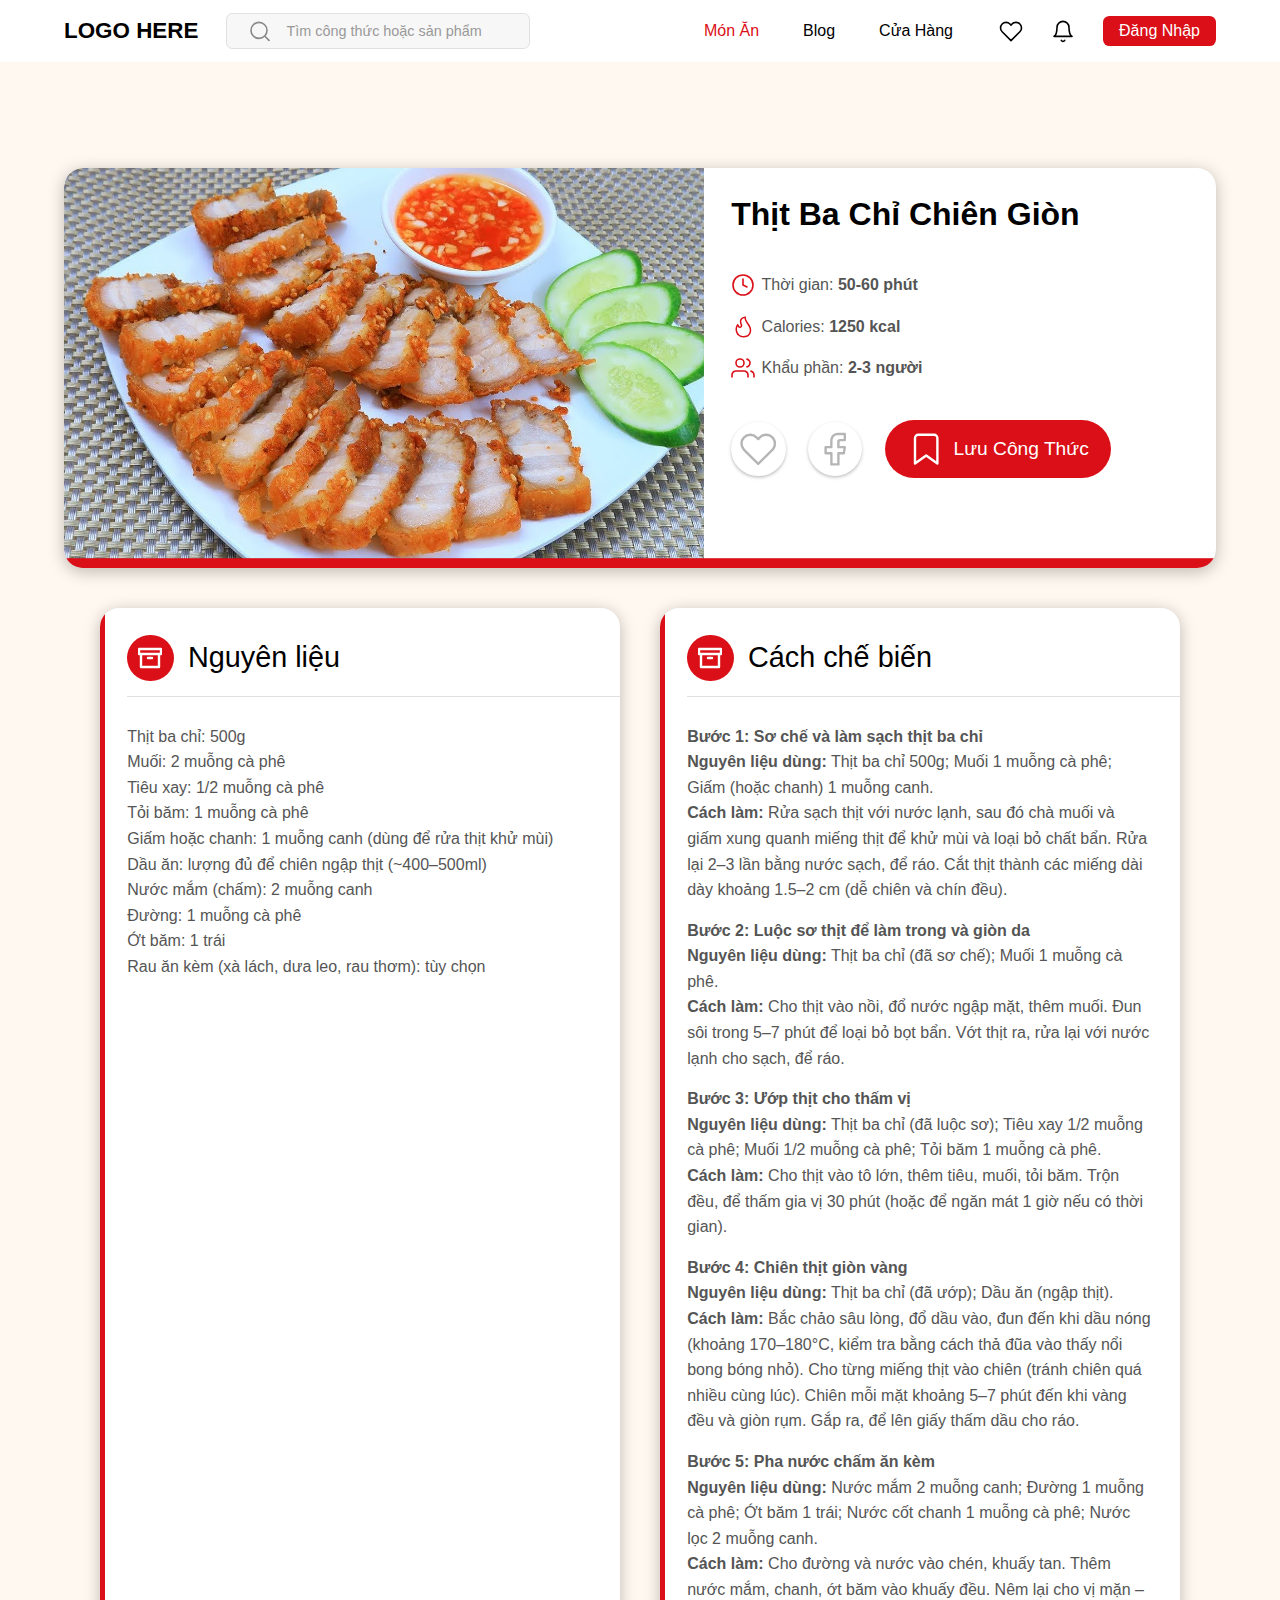
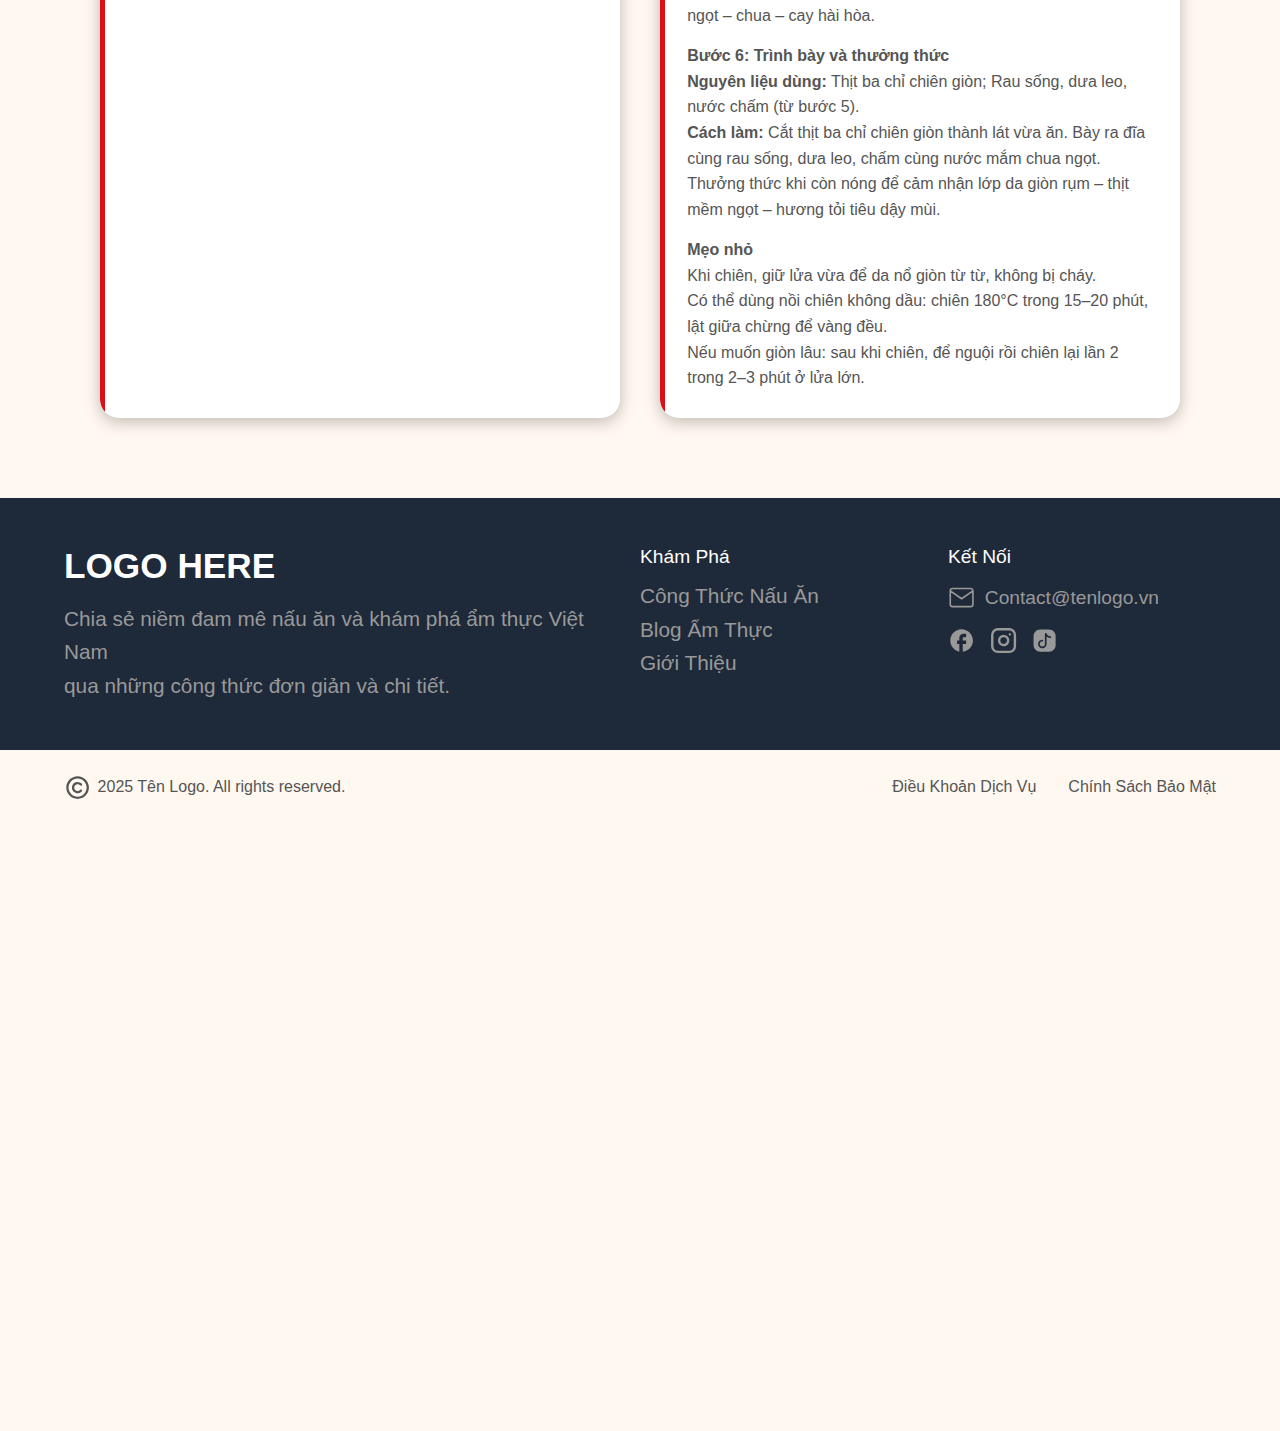
<file: Web/recipe-detail-3.html>
<!DOCTYPE html>
<html lang="vi">
<head>
    <meta charset="UTF-8">
    <meta name="viewport" content="width=device-width, initial-scale=1.0">
    <title>Thịt Ba Chỉ Chiên Giòn - Trang Ẩm Thực Việt Nam</title>
    <link rel="stylesheet" href="style.css">
    <link rel="stylesheet" href="recipe-detail.css">
</head>
<body>
    <!-- Header (đồng bộ với các trang khác) -->
    <header class="header">
        <div class="header-container">
            <div class="logo-search">
                <a href="index.html" class="logo">LOGO HERE</a>
                <div class="search-bar">
                    <svg width="30" height="31" viewBox="0 0 30 31" fill="none" xmlns="http://www.w3.org/2000/svg">
                        <path d="M26.25 26.75L20.8125 21.3125M23.75 14.25C23.75 19.7728 19.2728 24.25 13.75 24.25C8.22715 24.25 3.75 19.7728 3.75 14.25C3.75 8.72715 8.22715 4.25 13.75 4.25C19.2728 4.25 23.75 8.72715 23.75 14.25Z" stroke="#888888" stroke-width="2" stroke-linecap="round" stroke-linejoin="round"></path>
                    </svg>
                    <p>Tìm công thức hoặc sản phẩm</p>
                </div>
            </div>
            <nav class="navigation">
                <a href="dishes.html" class="nav-item" style="color: #da0f17;">Món Ăn</a>
                <a href="blog.html" class="nav-item">Blog</a>
                <a href="store.html" class="nav-item">Cửa Hàng</a>
            </nav>
            <div class="user-actions">
                <svg width="30" height="31" viewBox="0 0 30 31" fill="none" xmlns="http://www.w3.org/2000/svg">
                    <path d="M26.05 6.26252C25.4116 5.62378 24.6535 5.11708 23.8192 4.77138C22.9849 4.42568 22.0906 4.24774 21.1875 4.24774C20.2844 4.24774 19.3902 4.42568 18.5558 4.77138C17.7215 5.11708 16.9635 5.62378 16.325 6.26252L15 7.58752L13.675 6.26252C12.3854 4.97291 10.6363 4.24841 8.81253 4.24841C6.98874 4.24841 5.23964 4.97291 3.95003 6.26252C2.66041 7.55214 1.93591 9.30123 1.93591 11.125C1.93591 12.9488 2.66041 14.6979 3.95003 15.9875L15 27.0375L26.05 15.9875C26.6888 15.3491 27.1955 14.591 27.5412 13.7567C27.8869 12.9224 28.0648 12.0281 28.0648 11.125C28.0648 10.2219 27.8869 9.32765 27.5412 8.49333C27.1955 7.65901 26.6888 6.90097 26.05 6.26252Z" stroke="black" stroke-width="2" stroke-linecap="round" stroke-linejoin="round"></path>
                </svg>
                <svg width="30" height="31" viewBox="0 0 30 31" fill="none" xmlns="http://www.w3.org/2000/svg">
                    <path d="M17.1625 26.75C16.9427 27.1288 16.6273 27.4433 16.2478 27.6619C15.8683 27.8805 15.438 27.9956 15 27.9956C14.562 27.9956 14.1317 27.8805 13.7522 27.6619C13.3727 27.4433 13.0573 27.1288 12.8375 26.75M22.5 10.5C22.5 8.51088 21.7098 6.60322 20.3033 5.1967C18.8968 3.79018 16.9891 3 15 3C13.0109 3 11.1032 3.79018 9.6967 5.1967C8.29018 6.60322 7.5 8.51088 7.5 10.5C7.5 19.25 3.75 21.75 3.75 21.75H26.25C26.25 21.75 22.5 19.25 22.5 10.5Z" stroke="black" stroke-width="2" stroke-linecap="round" stroke-linejoin="round"></path>
                </svg>
                <div class="login-button">
                    <p>Đăng Nhập</p>
                </div>
            </div>
        </div>
    </header>

    <!-- Breadcrumb Navigation -->
    <nav class="breadcrumb">
        <div class="breadcrumb-container">
            <svg width="32" height="32" viewBox="0 0 32 32" fill="none" xmlns="http://www.w3.org/2000/svg"></svg>
        </div>
    </nav>

    <!-- Recipe Hero Section -->
    <section class="recipe-hero">
        <div class="recipe-hero-container">
            <div class="recipe-card">
                <div class="recipe-image">
                    <img src="images/rectangle-6-3.jpeg" alt="Thịt Ba Chỉ Chiên Giòn">
                </div>
                <div class="recipe-info">
                    <h1 class="recipe-title">Thịt Ba Chỉ Chiên Giòn</h1>
                    <div class="recipe-meta">
                        <div class="meta-item">
                            <svg width="30" height="30" viewBox="0 0 30 30" fill="none" xmlns="http://www.w3.org/2000/svg">
                                <path d="M15 7.5V15L20 17.5M27.5 15C27.5 21.9036 21.9036 27.5 15 27.5C8.09644 27.5 2.5 21.9036 2.5 15C2.5 8.09644 8.09644 2.5 15 2.5C21.9036 2.5 27.5 8.09644 27.5 15Z" stroke="#DA0F17" stroke-width="2" stroke-linecap="round" stroke-linejoin="round"></path>
                            </svg>
                            <p>Thời gian: <span>50-60 phút</span></p>
                        </div>
                        <div class="meta-item">
                            <svg width="30" height="30" viewBox="0 0 30 30" fill="none" xmlns="http://www.w3.org/2000/svg">
                                <path d="M15.3188 4.46625C15.7907 4.22253 16.2889 4.03379 16.8038 3.90375C16.8488 4.91625 17.1638 5.9175 17.5913 6.87375C18.1988 8.22563 19.0913 9.60563 19.9613 10.9425L20.0626 11.0963C20.9157 12.4031 21.7501 13.68 22.3838 14.9625C23.0401 16.2919 23.4432 17.5481 23.4432 18.75C23.4432 20.9119 22.7963 22.7756 21.5832 24.09C20.3832 25.3931 18.5382 26.25 15.9432 26.25C13.3238 26.25 11.5032 25.4925 10.232 24.3281C8.94383 23.1506 8.12821 21.4725 7.68571 19.4831C7.26946 17.6119 7.63696 15.9338 8.12633 14.7019C8.20633 14.5019 8.28758 14.3144 8.37008 14.1394L8.60446 14.61C8.77382 14.9498 9.00853 15.2529 9.29516 15.5019C9.5818 15.7509 9.91472 15.9409 10.2749 16.0611C10.635 16.1812 11.0154 16.2292 11.3941 16.2022C11.7728 16.1752 12.1425 16.0738 12.482 15.9038C14.0682 15.1106 14.507 13.1662 13.8357 11.7112C13.1382 10.1981 12.5945 8.3175 13.0801 6.85875C13.4457 5.76375 14.3138 4.98375 15.317 4.46625M7.70633 11.6044L7.70258 11.6119L7.69321 11.6231L7.66321 11.6606L7.56758 11.7937C7.48508 11.9075 7.37883 12.0675 7.24883 12.2738C6.91062 12.8265 6.62079 13.4074 6.38258 14.01C5.80133 15.4725 5.33258 17.5444 5.85571 19.8919C6.35258 22.1231 7.30883 24.1931 8.96633 25.7119C10.6388 27.2419 12.9357 28.125 15.9432 28.125C18.977 28.125 21.3507 27.1069 22.9613 25.3631C24.5607 23.6306 25.3182 21.2756 25.3182 18.75C25.3182 17.1394 24.7838 15.5831 24.0638 14.13C23.3795 12.7462 22.4888 11.385 21.6545 10.1044L21.5326 9.91687C20.6457 8.5575 19.8376 7.30125 19.3013 6.105C18.7651 4.90875 18.557 3.8925 18.7351 2.99625C18.7623 2.86029 18.7589 2.72 18.7254 2.58548C18.6918 2.45095 18.6288 2.32556 18.5409 2.21831C18.453 2.11107 18.3425 2.02465 18.2172 1.96528C18.0919 1.90592 17.955 1.87508 17.8163 1.875C17.0251 1.875 15.707 2.1525 14.4563 2.79938C13.1945 3.45375 11.8745 4.54875 11.3026 6.26625C10.5713 8.46 11.4132 10.935 12.1332 12.4969C12.4538 13.1906 12.1745 13.9594 11.6438 14.2256C11.5247 14.2855 11.3949 14.3213 11.262 14.3308C11.129 14.3404 10.9954 14.3237 10.869 14.2815C10.7425 14.2393 10.6256 14.1726 10.5249 14.0852C10.4243 13.9977 10.342 13.8912 10.2826 13.7719L9.27946 11.7675C9.20894 11.6265 9.10399 11.5055 8.97433 11.4158C8.84467 11.3261 8.69448 11.2706 8.53765 11.2543C8.38083 11.2381 8.22243 11.2616 8.07712 11.3228C7.93182 11.384 7.80429 11.4808 7.70633 11.6044Z" fill="#DA0F17"></path>
                            </svg>
                            <p>Calories: <span>1250 kcal</span></p>
                        </div>
                        <div class="meta-item">
                            <svg width="30" height="30" viewBox="0 0 30 30" fill="none" xmlns="http://www.w3.org/2000/svg">
                                <path d="M21.25 26.25V23.75C21.25 22.4239 20.7232 21.1521 19.7855 20.2145C18.8479 19.2768 17.5761 18.75 16.25 18.75H6.25C4.92392 18.75 3.65215 19.2768 2.71447 20.2145C1.77678 21.1521 1.25 22.4239 1.25 23.75V26.25M28.75 26.25V23.75C28.7492 22.6422 28.3804 21.566 27.7017 20.6904C27.023 19.8148 26.0727 19.1895 25 18.9125M20 3.9125C21.0755 4.18788 22.0288 4.81338 22.7095 5.69039C23.3903 6.5674 23.7598 7.64604 23.7598 8.75625C23.7598 9.86646 23.3903 10.9451 22.7095 11.8221C22.0288 12.6991 21.0755 13.3246 20 13.6M16.25 8.75C16.25 11.5114 14.0114 13.75 11.25 13.75C8.48858 13.75 6.25 11.5114 6.25 8.75C6.25 5.98858 8.48858 3.75 11.25 3.75C14.0114 3.75 16.25 5.98858 16.25 8.75Z" stroke="#DA0F17" stroke-width="2" stroke-linecap="round" stroke-linejoin="round"></path>
                            </svg>
                            <p>Khẩu phần: <span>2-3 người</span></p>
                        </div>
                    </div>
                    <div class="recipe-actions">
                        <button class="action-btn like-btn">
                            <svg width="48" height="48" viewBox="0 0 48 48" fill="none" xmlns="http://www.w3.org/2000/svg">
                                <rect width="48" height="48" fill="white"></rect>
                                <path d="M41.6802 9.22C40.6587 8.19801 39.4459 7.38729 38.1109 6.83417C36.776 6.28104 35.3452 5.99635 33.9002 5.99635C32.4553 5.99635 31.0244 6.28104 29.6895 6.83417C28.3546 7.38729 27.1418 8.19801 26.1202 9.22L24.0002 11.34L21.8802 9.22C19.8169 7.15662 17.0183 5.99742 14.1002 5.99742C11.1822 5.99742 8.38362 7.15662 6.32024 9.22C4.25685 11.2834 3.09766 14.0819 3.09766 17C3.09766 19.9181 4.25685 22.7166 6.32024 24.78L24.0002 42.46L41.6802 24.78C42.7022 23.7585 43.5129 22.5456 44.0661 21.2107C44.6192 19.8758 44.9039 18.445 44.9039 17C44.9039 15.555 44.6192 14.1242 44.0661 12.7893C43.5129 11.4544 42.7022 10.2415 41.6802 9.22Z" stroke="#B5B5B5" stroke-width="3" stroke-linecap="round" stroke-linejoin="round"></path>
                            </svg>
                        </button>
                        <button class="action-btn share-btn">
                            <svg width="48" height="48" viewBox="0 0 48 48" fill="none" xmlns="http://www.w3.org/2000/svg">
                                <path d="M36 12.6H29.987C28.901 12.6 28.02 13.48 28.02 14.567V21.467H36L34.831 29.064H28.021V43H19.245V29.064H12V21.467H19.151L19.245 14.257L19.232 12.947C19.2218 11.9073 19.4178 10.8759 19.8085 9.91232C20.1993 8.94878 20.7771 8.07222 21.5086 7.33329C22.2401 6.59436 23.1108 6.0077 24.0703 5.60721C25.0299 5.20673 26.0592 5.00035 27.099 5H36V12.6Z" stroke="#B5B5B5" stroke-width="3" stroke-linejoin="round"></path>
                            </svg>
                        </button>
                        <button class="save-recipe-btn">
                            <svg width="48" height="48" viewBox="0 0 48 48" fill="none" xmlns="http://www.w3.org/2000/svg">
                                <path d="M38 42L24 32L10 42V10C10 8.93913 10.4214 7.92172 11.1716 7.17157C11.9217 6.42143 12.9391 6 14 6H34C35.0609 6 36.0783 6.42143 36.8284 7.17157C37.5786 7.92172 38 8.93913 38 10V42Z" stroke="white" stroke-width="3" stroke-linecap="round" stroke-linejoin="round"></path>
                            </svg>
                            <p>Lưu Công Thức</p>
                        </button>
                    </div>
                </div>
            </div>
        </div>
    </section>

    <!-- Recipe Content Section -->
    <section class="recipe-content">
        <div class="recipe-content-container">
            <!-- Ingredients Column -->
            <div class="content-column">
                <div class="column-header">
                    <div class="header-icon">
                        <svg width="30" height="30" viewBox="0 0 30 30" fill="none" xmlns="http://www.w3.org/2000/svg">
                            <g clip-path="url(#clip0_39_197)">
                                <path d="M26.25 10V26.25H3.75V10M12.5 15H17.5M1.25 3.75H28.75V10H1.25V3.75Z" stroke="white" stroke-width="3" stroke-linecap="round" stroke-linejoin="round"></path>
                            </g>
                            <defs>
                                <clipPath id="clip0_39_197">
                                    <rect width="30" height="30" fill="white"></rect>
                                </clipPath>
                            </defs>
                        </svg>
                    </div>
                    <h2>Nguyên liệu</h2>
                </div>
                <div class="column-divider"></div>
                <div class="column-content">
                    <p>Thịt ba chỉ: 500g<br>
                    Muối: 2 muỗng cà phê<br>
                    Tiêu xay: 1/2 muỗng cà phê<br>
                    Tỏi băm: 1 muỗng cà phê<br>
                    Giấm hoặc chanh: 1 muỗng canh (dùng để rửa thịt khử mùi)<br>
                    Dầu ăn: lượng đủ để chiên ngập thịt (~400–500ml)<br>
                    Nước mắm (chấm): 2 muỗng canh<br>
                    Đường: 1 muỗng cà phê<br>
                    Ớt băm: 1 trái<br>
                    Rau ăn kèm (xà lách, dưa leo, rau thơm): tùy chọn</p>
                </div>
            </div>

            <!-- Instructions Column -->
            <div class="content-column">
                <div class="column-header">
                    <div class="header-icon">
                        <svg width="30" height="30" viewBox="0 0 30 30" fill="none" xmlns="http://www.w3.org/2000/svg">
                            <g clip-path="url(#clip0_39_211)">
                                <path d="M26.25 10V26.25H3.75V10M12.5 15H17.5M1.25 3.75H28.75V10H1.25V3.75Z" stroke="white" stroke-width="3" stroke-linecap="round" stroke-linejoin="round"></path>
                            </g>
                            <defs>
                                <clipPath id="clip0_39_211">
                                    <rect width="30" height="30" fill="white"></rect>
                                </clipPath>
                            </defs>
                        </svg>
                    </div>
                    <h2>Cách chế biến</h2>
                </div>
                <div class="column-divider"></div>
                <div class="column-content">
                    <p><b>Bước 1: Sơ chế và làm sạch thịt ba chỉ</b></p>
                    <p><b>Nguyên liệu dùng:</b> Thịt ba chỉ 500g; Muối 1 muỗng cà phê; Giấm (hoặc chanh) 1 muỗng canh.</p>
                    <p><b>Cách làm:</b> Rửa sạch thịt với nước lạnh, sau đó chà muối và giấm xung quanh miếng thịt để khử mùi và loại bỏ chất bẩn. Rửa lại 2–3 lần bằng nước sạch, để ráo. Cắt thịt thành các miếng dài dày khoảng 1.5–2 cm (dễ chiên và chín đều).</p>
                    <br>

                    <p><b>Bước 2: Luộc sơ thịt để làm trong và giòn da</b></p>
                    <p><b>Nguyên liệu dùng:</b> Thịt ba chỉ (đã sơ chế); Muối 1 muỗng cà phê.</p>
                    <p><b>Cách làm:</b> Cho thịt vào nồi, đổ nước ngập mặt, thêm muối. Đun sôi trong 5–7 phút để loại bỏ bọt bẩn. Vớt thịt ra, rửa lại với nước lạnh cho sạch, để ráo.</p>
                    <br>

                    <p><b>Bước 3: Ướp thịt cho thấm vị</b></p>
                    <p><b>Nguyên liệu dùng:</b> Thịt ba chỉ (đã luộc sơ); Tiêu xay 1/2 muỗng cà phê; Muối 1/2 muỗng cà phê; Tỏi băm 1 muỗng cà phê.</p>
                    <p><b>Cách làm:</b> Cho thịt vào tô lớn, thêm tiêu, muối, tỏi băm. Trộn đều, để thấm gia vị 30 phút (hoặc để ngăn mát 1 giờ nếu có thời gian).</p>
                    <br>

                    <p><b>Bước 4: Chiên thịt giòn vàng</b></p>
                    <p><b>Nguyên liệu dùng:</b> Thịt ba chỉ (đã ướp); Dầu ăn (ngập thịt).</p>
                    <p><b>Cách làm:</b> Bắc chảo sâu lòng, đổ dầu vào, đun đến khi dầu nóng (khoảng 170–180°C, kiểm tra bằng cách thả đũa vào thấy nổi bong bóng nhỏ). Cho từng miếng thịt vào chiên (tránh chiên quá nhiều cùng lúc). Chiên mỗi mặt khoảng 5–7 phút đến khi vàng đều và giòn rụm. Gắp ra, để lên giấy thấm dầu cho ráo.</p>
                    <br>

                    <p><b>Bước 5: Pha nước chấm ăn kèm</b></p>
                    <p><b>Nguyên liệu dùng:</b> Nước mắm 2 muỗng canh; Đường 1 muỗng cà phê; Ớt băm 1 trái; Nước cốt chanh 1 muỗng cà phê; Nước lọc 2 muỗng canh.</p>
                    <p><b>Cách làm:</b> Cho đường và nước vào chén, khuấy tan. Thêm nước mắm, chanh, ớt băm vào khuấy đều. Nêm lại cho vị mặn – ngọt – chua – cay hài hòa.</p>
                    <br>

                    <p><b>Bước 6: Trình bày và thưởng thức</b></p>
                    <p><b>Nguyên liệu dùng:</b> Thịt ba chỉ chiên giòn; Rau sống, dưa leo, nước chấm (từ bước 5).</p>
                    <p><b>Cách làm:</b> Cắt thịt ba chỉ chiên giòn thành lát vừa ăn. Bày ra đĩa cùng rau sống, dưa leo, chấm cùng nước mắm chua ngọt. Thưởng thức khi còn nóng để cảm nhận lớp da giòn rụm – thịt mềm ngọt – hương tỏi tiêu dậy mùi.</p>
                    <br>

                    <p><b>Mẹo nhỏ</b></p>
                    <p>Khi chiên, giữ lửa vừa để da nổ giòn từ từ, không bị cháy.</p>
                    <p>Có thể dùng nồi chiên không dầu: chiên 180°C trong 15–20 phút, lật giữa chừng để vàng đều.</p>
                    <p>Nếu muốn giòn lâu: sau khi chiên, để nguội rồi chiên lại lần 2 trong 2–3 phút ở lửa lớn.</p>
            </div>
        </div>
    </section>

    <!-- Footer -->
    <footer class="footer">
        <div class="footer-container">
            <div class="footer-info">
                <h3>LOGO HERE</h3>
                <p>Chia sẻ niềm đam mê nấu ăn và khám phá ẩm thực Việt Nam<br>qua những công thức đơn giản và chi tiết.</p>
            </div>
            <div class="footer-links">
                <h4>Khám Phá</h4>
                <p>Công Thức Nấu Ăn</p>
                <p>Blog Ẩm Thực</p>
                <p>Giới Thiệu</p>
            </div>
            <div class="footer-contact">
                <h4>Kết Nối</h4>
                <div class="contact-item">
                    <svg width="34" height="34" viewBox="0 0 34 34" fill="none" xmlns="http://www.w3.org/2000/svg">
                        <path d="M31.1666 8.50008C31.1666 6.94175 29.8916 5.66675 28.3333 5.66675H5.66665C4.10831 5.66675 2.83331 6.94175 2.83331 8.50008M31.1666 8.50008V25.5001C31.1666 27.0584 29.8916 28.3334 28.3333 28.3334H5.66665C4.10831 28.3334 2.83331 27.0584 2.83331 25.5001V8.50008M31.1666 8.50008L17 18.4167L2.83331 8.50008" stroke="#999999" stroke-width="2" stroke-linecap="round" stroke-linejoin="round"></path>
                    </svg>
                    <p>Contact@tenlogo.vn</p>
                </div>
                <div class="social-icons">
                    <svg width="34" height="34" viewBox="0 0 34 34" fill="none" xmlns="http://www.w3.org/2000/svg">
                        <path d="M31.1666 16.9999C31.1666 9.17992 24.82 2.83325 17 2.83325C9.17998 2.83325 2.83331 9.17992 2.83331 16.9999C2.83331 23.8566 7.70665 29.5658 14.1666 30.8832V21.2499H11.3333V16.9999H14.1666V13.4583C14.1666 10.7241 16.3908 8.49992 19.125 8.49992H22.6666V12.7499H19.8333C19.0541 12.7499 18.4166 13.3874 18.4166 14.1666V16.9999H22.6666V21.2499H18.4166V31.0958C25.5708 30.3874 31.1666 24.3524 31.1666 16.9999Z" fill="#999999"></path>
                    </svg>
                    <svg width="34" height="34" viewBox="0 0 34 34" fill="none" xmlns="http://www.w3.org/2000/svg">
                        <path d="M24.7916 9.20825H24.8058M9.91665 2.83325H24.0833C27.9953 2.83325 31.1666 6.00457 31.1666 9.91659V24.0833C31.1666 27.9953 27.9953 31.1666 24.0833 31.1666H9.91665C6.00463 31.1666 2.83331 27.9953 2.83331 24.0833V9.91659C2.83331 6.00457 6.00463 2.83325 9.91665 2.83325ZM22.6666 16.1074C22.8415 17.2864 22.6401 18.4906 22.0911 19.5485C21.5422 20.6065 20.6736 21.4644 19.6089 22.0003C18.5443 22.5362 17.3378 22.7227 16.161 22.5333C14.9842 22.344 13.8971 21.7884 13.0543 20.9456C12.2115 20.1028 11.6559 19.0157 11.4666 17.8389C11.2772 16.6621 11.4637 15.4556 11.9996 14.3909C12.5355 13.3263 13.3934 12.4577 14.4514 11.9088C15.5093 11.3598 16.7135 11.1584 17.8925 11.3333C19.0951 11.5116 20.2085 12.072 21.0682 12.9317C21.9279 13.7914 22.4883 14.9048 22.6666 16.1074Z" stroke="#999999" stroke-width="3" stroke-linecap="round" stroke-linejoin="round"></path>
                    </svg>
                    <svg width="34" height="34" viewBox="0 0 34 34" fill="none" xmlns="http://www.w3.org/2000/svg">
                        <path fill-rule="evenodd" clip-rule="evenodd" d="M22.6667 30.8125C24.8271 30.8125 26.899 29.9543 28.4266 28.4266C29.9543 26.899 30.8125 24.8271 30.8125 22.6667V11.3333C30.8125 9.17292 29.9543 7.101 28.4266 5.57336C26.899 4.04572 24.8271 3.1875 22.6667 3.1875H11.3333C9.17292 3.1875 7.101 4.04572 5.57336 5.57336C4.04572 7.101 3.1875 9.17292 3.1875 11.3333V22.6667C3.1875 24.8271 4.04572 26.899 5.57336 28.4266C7.101 29.9543 9.17292 30.8125 11.3333 30.8125H22.6667ZM19.4239 8.16425C19.3438 7.92546 19.1814 7.72292 18.9657 7.59275C18.7501 7.46259 18.4952 7.41328 18.2465 7.45361C17.9979 7.49395 17.7717 7.6213 17.6082 7.81296C17.4448 8.00462 17.3547 8.24811 17.3542 8.5V21.25C17.3542 21.8804 17.1672 22.4967 16.817 23.0209C16.4667 23.5451 15.9689 23.9536 15.3865 24.1949C14.804 24.4361 14.1631 24.4992 13.5448 24.3763C12.9265 24.2533 12.3585 23.9497 11.9128 23.5039C11.467 23.0581 11.1634 22.4902 11.0404 21.8719C10.9174 21.2535 10.9805 20.6126 11.2218 20.0302C11.4631 19.4478 11.8716 18.9499 12.3958 18.5997C12.92 18.2494 13.5362 18.0625 14.1667 18.0625C14.4485 18.0625 14.7187 17.9506 14.918 17.7513C15.1172 17.552 15.2292 17.2818 15.2292 17C15.2292 16.7182 15.1172 16.448 14.918 16.2487C14.7187 16.0494 14.4485 15.9375 14.1667 15.9375C13.116 15.9375 12.0888 16.2491 11.2152 16.8328C10.3416 17.4166 9.66065 18.2463 9.25856 19.217C8.85647 20.1877 8.75126 21.2559 8.95625 22.2864C9.16123 23.3169 9.6672 24.2635 10.4102 25.0065C11.1531 25.7495 12.0997 26.2554 13.1302 26.4604C14.1608 26.6654 15.2289 26.5602 16.1997 26.1581C17.1704 25.756 18.0001 25.0751 18.5838 24.2015C19.1676 23.3278 19.4792 22.3007 19.4792 21.25V11.9822C20.5658 12.9908 22.0957 13.8125 24.0833 13.8125C24.3651 13.8125 24.6354 13.7006 24.8346 13.5013C25.0339 13.302 25.1458 13.0318 25.1458 12.75C25.1458 12.4682 25.0339 12.198 24.8346 11.9987C24.6354 11.7994 24.3651 11.6875 24.0833 11.6875C22.7063 11.6875 21.6594 11.1208 20.8831 10.3856C20.0898 9.63192 19.6109 8.72383 19.4239 8.16425Z" fill="#999999"></path>
                    </svg>
                </div>
            </div>
        </div>
    </footer>

    <!-- Copyright -->
    <div class="copyright">
        <div class="copyright-container">
            <div class="copyright-info">
                <svg width="34" height="34" viewBox="0 0 34 34" fill="none" xmlns="http://www.w3.org/2000/svg">
                    <path d="M17 2.83325C24.8242 2.83325 31.1666 9.17567 31.1666 16.9999C31.1666 24.8242 24.8242 31.1666 17 31.1666C9.17573 31.1666 2.83331 24.8242 2.83331 16.9999C2.83331 9.17567 9.17573 2.83325 17 2.83325ZM17 5.66659C13.9942 5.66659 11.1115 6.86063 8.9861 8.98604C6.86069 11.1115 5.66665 13.9941 5.66665 16.9999C5.66665 20.0057 6.86069 22.8884 8.9861 25.0138C11.1115 27.1392 13.9942 28.3333 17 28.3333C20.0058 28.3333 22.8884 27.1392 25.0139 25.0138C27.1393 22.8884 28.3333 20.0057 28.3333 16.9999C28.3333 13.9941 27.1393 11.1115 25.0139 8.98604C22.8884 6.86063 20.0058 5.66659 17 5.66659ZM17 9.91658C18.0048 9.91644 18.9982 10.1301 19.9142 10.5434C20.8301 10.9567 21.6477 11.5601 22.3125 12.3136C22.5612 12.5954 22.6878 12.9644 22.6644 13.3396C22.641 13.7147 22.4696 14.0652 22.1878 14.3139C21.906 14.5626 21.537 14.6892 21.1618 14.6659C20.7867 14.6425 20.4362 14.471 20.1875 14.1893C19.6165 13.5417 18.8619 13.0833 18.0241 12.8752C17.1862 12.6671 16.3048 12.7191 15.4973 13.0243C14.6897 13.3295 13.9942 13.8734 13.5033 14.5836C13.0125 15.2938 12.7496 16.1366 12.7496 16.9999C12.7496 17.8632 13.0125 18.7061 13.5033 19.4163C13.9942 20.1265 14.6897 20.6704 15.4973 20.9755C16.3048 21.2807 17.1862 21.3327 18.0241 21.1246C18.8619 20.9165 19.6165 20.4582 20.1875 19.8106C20.4362 19.5288 20.7867 19.3573 21.1618 19.334C21.537 19.3106 21.906 19.4372 22.1878 19.6859C22.4696 19.9346 22.641 20.2851 22.6644 20.6603C22.6878 21.0354 22.5612 21.4045 22.3125 21.6863C21.5295 22.5737 20.5365 23.2509 19.4244 23.6558C18.3123 24.0607 17.1165 24.1805 15.9461 24.0043C14.7758 23.828 13.6683 23.3613 12.7248 22.6468C11.7812 21.9323 11.0318 20.9928 10.5449 19.914C10.058 18.8353 9.84911 17.6518 9.9374 16.4715C10.0257 15.2913 10.4083 14.152 11.0503 13.1577C11.6923 12.1634 12.5732 11.3458 13.6125 10.7797C14.6518 10.2135 15.8164 9.91675 17 9.91658Z" fill="#555555"></path>
                </svg>
                <p>2025 Tên Logo. All rights reserved.</p>
            </div>
            <div class="copyright-links">
                <p>Điều Khoản Dịch Vụ</p>
                <p>Chính Sách Bảo Mật</p>
            </div>
        </div>
    </div>
</body>
</html>
</file>
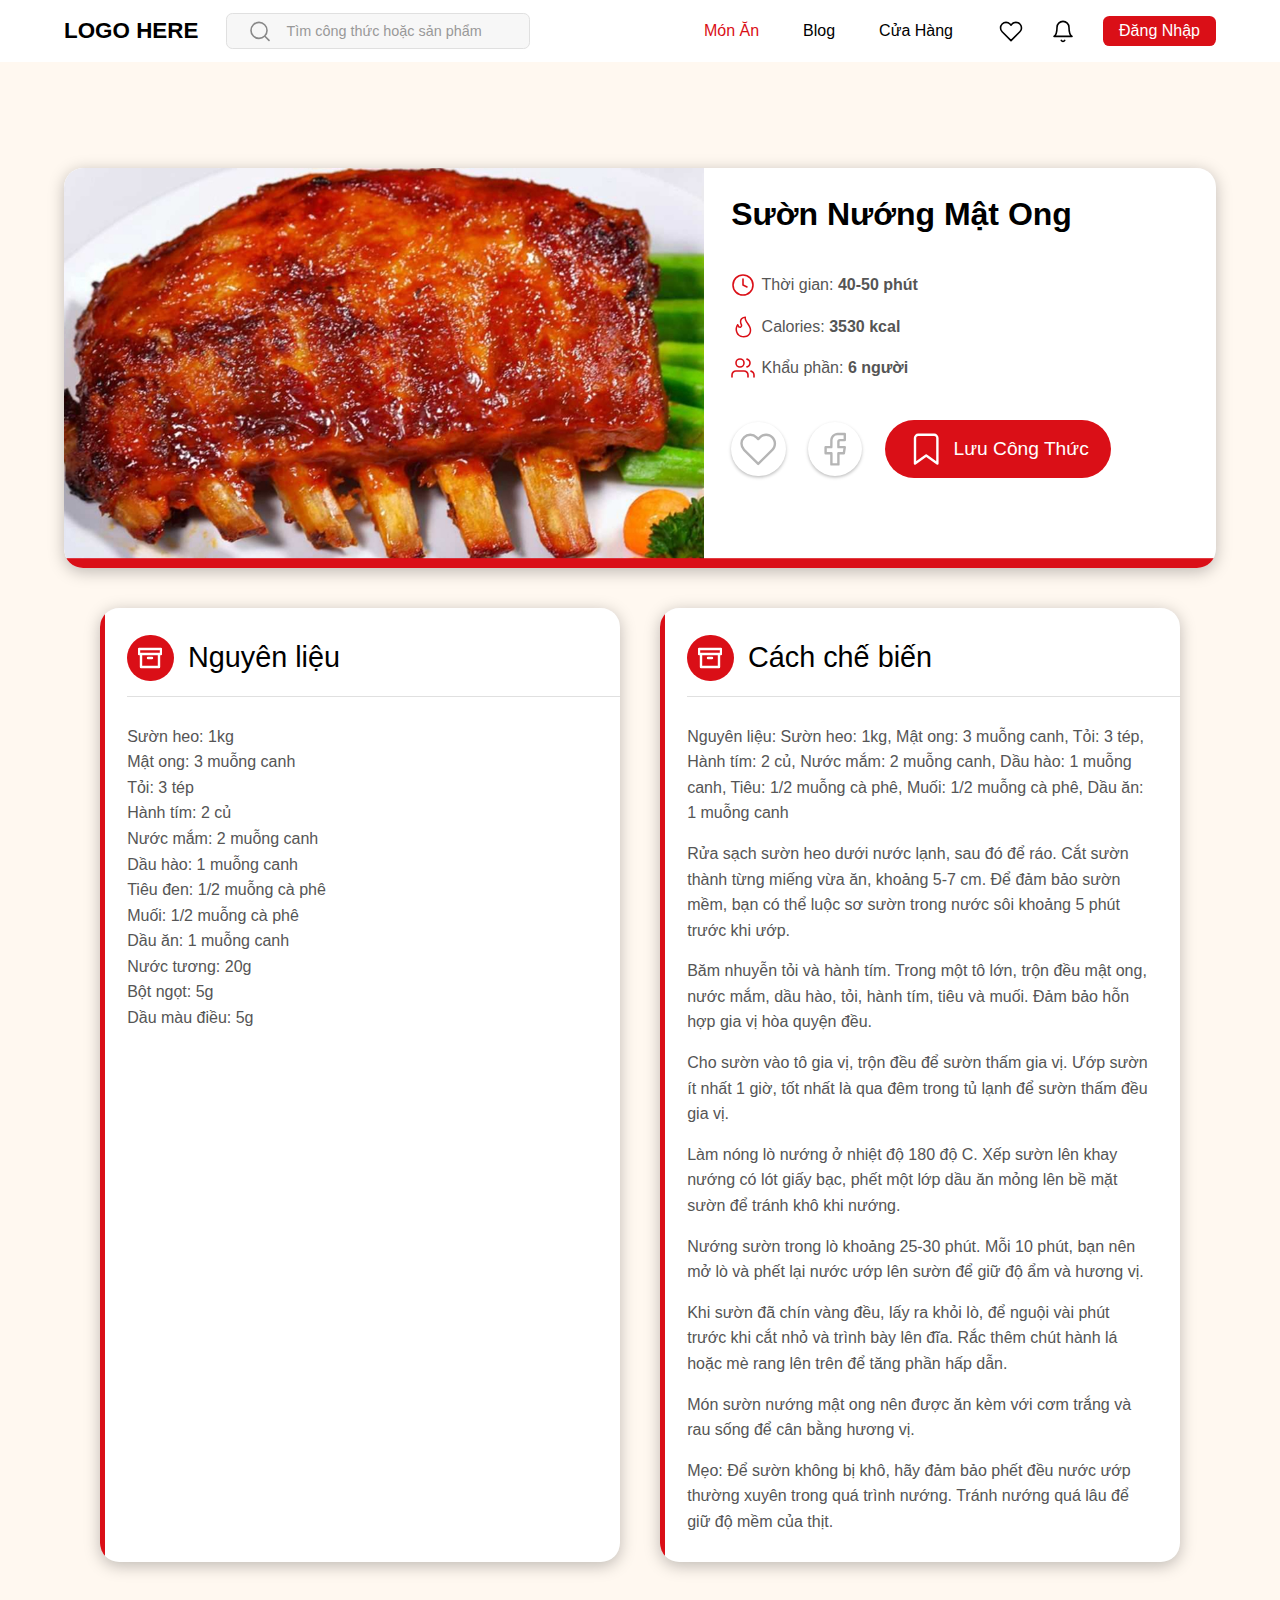
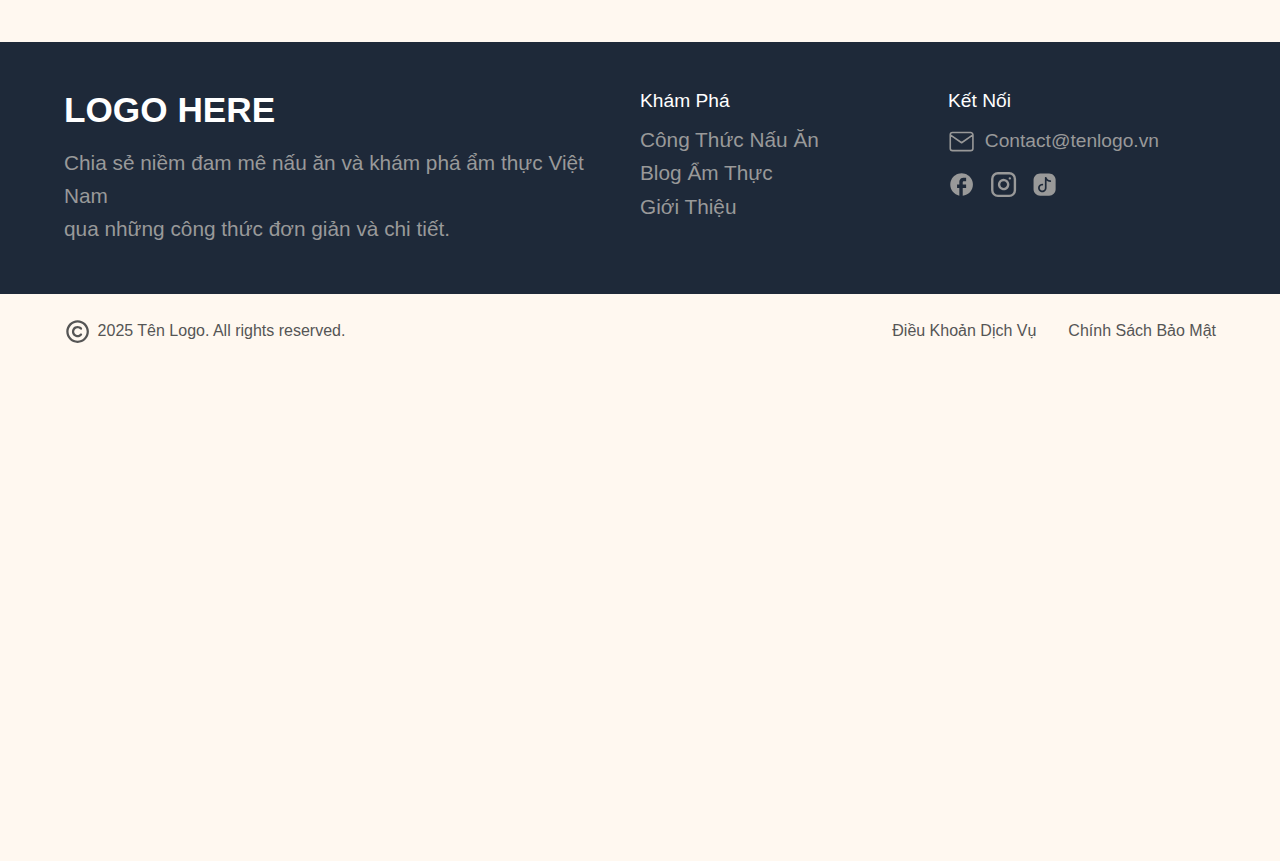
<file: Web/recipe-detail.html>
<!DOCTYPE html>
<html lang="vi">
<head>
    <meta charset="UTF-8">
    <meta name="viewport" content="width=device-width, initial-scale=1.0">
    <title>Sườn Nướng Mật Ong - Trang Ẩm Thực Việt Nam</title>
    <link rel="stylesheet" href="style.css">
    <link rel="stylesheet" href="recipe-detail.css">
</head>
<body>
    <!-- Header (đồng bộ với các trang khác) -->
    <header class="header">
        <div class="header-container">
            <div class="logo-search">
                <a href="index.html" class="logo">LOGO HERE</a>
                <div class="search-bar">
                    <svg width="30" height="31" viewBox="0 0 30 31" fill="none" xmlns="http://www.w3.org/2000/svg">
                        <path d="M26.25 26.75L20.8125 21.3125M23.75 14.25C23.75 19.7728 19.2728 24.25 13.75 24.25C8.22715 24.25 3.75 19.7728 3.75 14.25C3.75 8.72715 8.22715 4.25 13.75 4.25C19.2728 4.25 23.75 8.72715 23.75 14.25Z" stroke="#888888" stroke-width="2" stroke-linecap="round" stroke-linejoin="round"></path>
                    </svg>
                    <p>Tìm công thức hoặc sản phẩm</p>
                </div>
            </div>
            <nav class="navigation">
                <a href="dishes.html" class="nav-item" style="color: #da0f17;">Món Ăn</a>
                <a href="blog.html" class="nav-item">Blog</a>
                <a href="store.html" class="nav-item">Cửa Hàng</a>
            </nav>
            <div class="user-actions">
                <svg width="30" height="31" viewBox="0 0 30 31" fill="none" xmlns="http://www.w3.org/2000/svg">
                    <path d="M26.05 6.26252C25.4116 5.62378 24.6535 5.11708 23.8192 4.77138C22.9849 4.42568 22.0906 4.24774 21.1875 4.24774C20.2844 4.24774 19.3902 4.42568 18.5558 4.77138C17.7215 5.11708 16.9635 5.62378 16.325 6.26252L15 7.58752L13.675 6.26252C12.3854 4.97291 10.6363 4.24841 8.81253 4.24841C6.98874 4.24841 5.23964 4.97291 3.95003 6.26252C2.66041 7.55214 1.93591 9.30123 1.93591 11.125C1.93591 12.9488 2.66041 14.6979 3.95003 15.9875L15 27.0375L26.05 15.9875C26.6888 15.3491 27.1955 14.591 27.5412 13.7567C27.8869 12.9224 28.0648 12.0281 28.0648 11.125C28.0648 10.2219 27.8869 9.32765 27.5412 8.49333C27.1955 7.65901 26.6888 6.90097 26.05 6.26252Z" stroke="black" stroke-width="2" stroke-linecap="round" stroke-linejoin="round"></path>
                </svg>
                <svg width="30" height="31" viewBox="0 0 30 31" fill="none" xmlns="http://www.w3.org/2000/svg">
                    <path d="M17.1625 26.75C16.9427 27.1288 16.6273 27.4433 16.2478 27.6619C15.8683 27.8805 15.438 27.9956 15 27.9956C14.562 27.9956 14.1317 27.8805 13.7522 27.6619C13.3727 27.4433 13.0573 27.1288 12.8375 26.75M22.5 10.5C22.5 8.51088 21.7098 6.60322 20.3033 5.1967C18.8968 3.79018 16.9891 3 15 3C13.0109 3 11.1032 3.79018 9.6967 5.1967C8.29018 6.60322 7.5 8.51088 7.5 10.5C7.5 19.25 3.75 21.75 3.75 21.75H26.25C26.25 21.75 22.5 19.25 22.5 10.5Z" stroke="black" stroke-width="2" stroke-linecap="round" stroke-linejoin="round"></path>
                </svg>
                <div class="login-button">
                    <p>Đăng Nhập</p>
                </div>
            </div>
        </div>
    </header>

    <!-- Breadcrumb Navigation -->
    <nav class="breadcrumb">
        <div class="breadcrumb-container">
            <svg width="32" height="32" viewBox="0 0 32 32" fill="none" xmlns="http://www.w3.org/2000/svg"></svg>
        </div>
    </nav>

    <!-- Recipe Hero Section -->
    <section class="recipe-hero">
        <div class="recipe-hero-container">
            <div class="recipe-card">
                <div class="recipe-image">
                    <img src="images/rectangle-7.jpg" alt="Sườn Nướng Mật Ong">
                </div>
                <div class="recipe-info">
                    <h1 class="recipe-title">Sườn Nướng Mật Ong</h1>
                    <div class="recipe-meta">
                        <div class="meta-item">
                            <svg width="30" height="30" viewBox="0 0 30 30" fill="none" xmlns="http://www.w3.org/2000/svg">
                                <path d="M15 7.5V15L20 17.5M27.5 15C27.5 21.9036 21.9036 27.5 15 27.5C8.09644 27.5 2.5 21.9036 2.5 15C2.5 8.09644 8.09644 2.5 15 2.5C21.9036 2.5 27.5 8.09644 27.5 15Z" stroke="#DA0F17" stroke-width="2" stroke-linecap="round" stroke-linejoin="round"></path>
                            </svg>
                            <p>Thời gian: <span>40-50 phút</span></p>
                        </div>
                        <div class="meta-item">
                            <svg width="30" height="30" viewBox="0 0 30 30" fill="none" xmlns="http://www.w3.org/2000/svg">
                                <path d="M15.3188 4.46625C15.7907 4.22253 16.2889 4.03379 16.8038 3.90375C16.8488 4.91625 17.1638 5.9175 17.5913 6.87375C18.1988 8.22563 19.0913 9.60563 19.9613 10.9425L20.0626 11.0963C20.9157 12.4031 21.7501 13.68 22.3838 14.9625C23.0401 16.2919 23.4432 17.5481 23.4432 18.75C23.4432 20.9119 22.7963 22.7756 21.5832 24.09C20.3832 25.3931 18.5382 26.25 15.9432 26.25C13.3238 26.25 11.5032 25.4925 10.232 24.3281C8.94383 23.1506 8.12821 21.4725 7.68571 19.4831C7.26946 17.6119 7.63696 15.9338 8.12633 14.7019C8.20633 14.5019 8.28758 14.3144 8.37008 14.1394L8.60446 14.61C8.77382 14.9498 9.00853 15.2529 9.29516 15.5019C9.5818 15.7509 9.91472 15.9409 10.2749 16.0611C10.635 16.1812 11.0154 16.2292 11.3941 16.2022C11.7728 16.1752 12.1425 16.0738 12.482 15.9038C14.0682 15.1106 14.507 13.1662 13.8357 11.7112C13.1382 10.1981 12.5945 8.3175 13.0801 6.85875C13.4457 5.76375 14.3138 4.98375 15.317 4.46625M7.70633 11.6044L7.70258 11.6119L7.69321 11.6231L7.66321 11.6606L7.56758 11.7937C7.48508 11.9075 7.37883 12.0675 7.24883 12.2738C6.91062 12.8265 6.62079 13.4074 6.38258 14.01C5.80133 15.4725 5.33258 17.5444 5.85571 19.8919C6.35258 22.1231 7.30883 24.1931 8.96633 25.7119C10.6388 27.2419 12.9357 28.125 15.9432 28.125C18.977 28.125 21.3507 27.1069 22.9613 25.3631C24.5607 23.6306 25.3182 21.2756 25.3182 18.75C25.3182 17.1394 24.7838 15.5831 24.0638 14.13C23.3795 12.7462 22.4888 11.385 21.6545 10.1044L21.5326 9.91687C20.6457 8.5575 19.8376 7.30125 19.3013 6.105C18.7651 4.90875 18.557 3.8925 18.7351 2.99625C18.7623 2.86029 18.7589 2.72 18.7254 2.58548C18.6918 2.45095 18.6288 2.32556 18.5409 2.21831C18.453 2.11107 18.3425 2.02465 18.2172 1.96528C18.0919 1.90592 17.955 1.87508 17.8163 1.875C17.0251 1.875 15.707 2.1525 14.4563 2.79938C13.1945 3.45375 11.8745 4.54875 11.3026 6.26625C10.5713 8.46 11.4132 10.935 12.1332 12.4969C12.4538 13.1906 12.1745 13.9594 11.6438 14.2256C11.5247 14.2855 11.3949 14.3213 11.262 14.3308C11.129 14.3404 10.9954 14.3237 10.869 14.2815C10.7425 14.2393 10.6256 14.1726 10.5249 14.0852C10.4243 13.9977 10.342 13.8912 10.2826 13.7719L9.27946 11.7675C9.20894 11.6265 9.10399 11.5055 8.97433 11.4158C8.84467 11.3261 8.69448 11.2706 8.53765 11.2543C8.38083 11.2381 8.22243 11.2616 8.07712 11.3228C7.93182 11.384 7.80429 11.4808 7.70633 11.6044Z" fill="#DA0F17"></path>
                            </svg>
                            <p>Calories: <span>3530 kcal</span></p>
                        </div>
                        <div class="meta-item">
                            <svg width="30" height="30" viewBox="0 0 30 30" fill="none" xmlns="http://www.w3.org/2000/svg">
                                <path d="M21.25 26.25V23.75C21.25 22.4239 20.7232 21.1521 19.7855 20.2145C18.8479 19.2768 17.5761 18.75 16.25 18.75H6.25C4.92392 18.75 3.65215 19.2768 2.71447 20.2145C1.77678 21.1521 1.25 22.4239 1.25 23.75V26.25M28.75 26.25V23.75C28.7492 22.6422 28.3804 21.566 27.7017 20.6904C27.023 19.8148 26.0727 19.1895 25 18.9125M20 3.9125C21.0755 4.18788 22.0288 4.81338 22.7095 5.69039C23.3903 6.5674 23.7598 7.64604 23.7598 8.75625C23.7598 9.86646 23.3903 10.9451 22.7095 11.8221C22.0288 12.6991 21.0755 13.3246 20 13.6M16.25 8.75C16.25 11.5114 14.0114 13.75 11.25 13.75C8.48858 13.75 6.25 11.5114 6.25 8.75C6.25 5.98858 8.48858 3.75 11.25 3.75C14.0114 3.75 16.25 5.98858 16.25 8.75Z" stroke="#DA0F17" stroke-width="2" stroke-linecap="round" stroke-linejoin="round"></path>
                            </svg>
                            <p>Khẩu phần: <span>6 người</span></p>
                        </div>
                    </div>
                    <div class="recipe-actions">
                        <button class="action-btn like-btn">
                            <svg width="48" height="48" viewBox="0 0 48 48" fill="none" xmlns="http://www.w3.org/2000/svg">
                                <rect width="48" height="48" fill="white"></rect>
                                <path d="M41.6802 9.22C40.6587 8.19801 39.4459 7.38729 38.1109 6.83417C36.776 6.28104 35.3452 5.99635 33.9002 5.99635C32.4553 5.99635 31.0244 6.28104 29.6895 6.83417C28.3546 7.38729 27.1418 8.19801 26.1202 9.22L24.0002 11.34L21.8802 9.22C19.8169 7.15662 17.0183 5.99742 14.1002 5.99742C11.1822 5.99742 8.38362 7.15662 6.32024 9.22C4.25685 11.2834 3.09766 14.0819 3.09766 17C3.09766 19.9181 4.25685 22.7166 6.32024 24.78L24.0002 42.46L41.6802 24.78C42.7022 23.7585 43.5129 22.5456 44.0661 21.2107C44.6192 19.8758 44.9039 18.445 44.9039 17C44.9039 15.555 44.6192 14.1242 44.0661 12.7893C43.5129 11.4544 42.7022 10.2415 41.6802 9.22Z" stroke="#B5B5B5" stroke-width="3" stroke-linecap="round" stroke-linejoin="round"></path>
                            </svg>
                        </button>
                        <button class="action-btn share-btn">
                            <svg width="48" height="48" viewBox="0 0 48 48" fill="none" xmlns="http://www.w3.org/2000/svg">
                                <path d="M36 12.6H29.987C28.901 12.6 28.02 13.48 28.02 14.567V21.467H36L34.831 29.064H28.021V43H19.245V29.064H12V21.467H19.151L19.245 14.257L19.232 12.947C19.2218 11.9073 19.4178 10.8759 19.8085 9.91232C20.1993 8.94878 20.7771 8.07222 21.5086 7.33329C22.2401 6.59436 23.1108 6.0077 24.0703 5.60721C25.0299 5.20673 26.0592 5.00035 27.099 5H36V12.6Z" stroke="#B5B5B5" stroke-width="3" stroke-linejoin="round"></path>
                            </svg>
                        </button>
                        <button class="save-recipe-btn">
                            <svg width="48" height="48" viewBox="0 0 48 48" fill="none" xmlns="http://www.w3.org/2000/svg">
                                <path d="M38 42L24 32L10 42V10C10 8.93913 10.4214 7.92172 11.1716 7.17157C11.9217 6.42143 12.9391 6 14 6H34C35.0609 6 36.0783 6.42143 36.8284 7.17157C37.5786 7.92172 38 8.93913 38 10V42Z" stroke="white" stroke-width="3" stroke-linecap="round" stroke-linejoin="round"></path>
                            </svg>
                            <p>Lưu Công Thức</p>
                        </button>
                    </div>
                </div>
            </div>
        </div>
    </section>

    <!-- Recipe Content Section -->
    <section class="recipe-content">
        <div class="recipe-content-container">
            <!-- Ingredients Column -->
            <div class="content-column">
                <div class="column-header">
                    <div class="header-icon">
                        <svg width="30" height="30" viewBox="0 0 30 30" fill="none" xmlns="http://www.w3.org/2000/svg">
                            <g clip-path="url(#clip0_39_197)">
                                <path d="M26.25 10V26.25H3.75V10M12.5 15H17.5M1.25 3.75H28.75V10H1.25V3.75Z" stroke="white" stroke-width="3" stroke-linecap="round" stroke-linejoin="round"></path>
                            </g>
                            <defs>
                                <clipPath id="clip0_39_197">
                                    <rect width="30" height="30" fill="white"></rect>
                                </clipPath>
                            </defs>
                        </svg>
                    </div>
                    <h2>Nguyên liệu</h2>
                </div>
                <div class="column-divider"></div>
                <div class="column-content">
                    <p>Sườn heo: 1kg<br>
                    Mật ong: 3 muỗng canh<br>
                    Tỏi: 3 tép<br>
                    Hành tím: 2 củ<br>
                    Nước mắm: 2 muỗng canh<br>
                    Dầu hào: 1 muỗng canh<br>
                    Tiêu đen: 1/2 muỗng cà phê<br>
                    Muối: 1/2 muỗng cà phê<br>
                    Dầu ăn: 1 muỗng canh<br>
                    Nước tương: 20g<br>
                    Bột ngọt: 5g<br>
                    Dầu màu điều: 5g</p>
                </div>
            </div>

            <!-- Instructions Column -->
            <div class="content-column">
                <div class="column-header">
                    <div class="header-icon">
                        <svg width="30" height="30" viewBox="0 0 30 30" fill="none" xmlns="http://www.w3.org/2000/svg">
                            <g clip-path="url(#clip0_39_211)">
                                <path d="M26.25 10V26.25H3.75V10M12.5 15H17.5M1.25 3.75H28.75V10H1.25V3.75Z" stroke="white" stroke-width="3" stroke-linecap="round" stroke-linejoin="round"></path>
                            </g>
                            <defs>
                                <clipPath id="clip0_39_211">
                                    <rect width="30" height="30" fill="white"></rect>
                                </clipPath>
                            </defs>
                        </svg>
                    </div>
                    <h2>Cách chế biến</h2>
                </div>
                <div class="column-divider"></div>
                <div class="column-content">
                    <p>Nguyên liệu: Sườn heo: 1kg, Mật ong: 3 muỗng canh, Tỏi: 3 tép, Hành tím: 2 củ, Nước mắm: 2 muỗng canh, Dầu hào: 1 muỗng canh, Tiêu: 1/2 muỗng cà phê, Muối: 1/2 muỗng cà phê, Dầu ăn: 1 muỗng canh</p>
                    <br>
                    <p>Rửa sạch sườn heo dưới nước lạnh, sau đó để ráo. Cắt sườn thành từng miếng vừa ăn, khoảng 5-7 cm. Để đảm bảo sườn mềm, bạn có thể luộc sơ sườn trong nước sôi khoảng 5 phút trước khi ướp.</p>
                    <br>
                    <p>Băm nhuyễn tỏi và hành tím. Trong một tô lớn, trộn đều mật ong, nước mắm, dầu hào, tỏi, hành tím, tiêu và muối. Đảm bảo hỗn hợp gia vị hòa quyện đều.</p>
                    <br>
                    <p>Cho sườn vào tô gia vị, trộn đều để sườn thấm gia vị. Ướp sườn ít nhất 1 giờ, tốt nhất là qua đêm trong tủ lạnh để sườn thấm đều gia vị.</p>
                    <br>
                    <p>Làm nóng lò nướng ở nhiệt độ 180 độ C. Xếp sườn lên khay nướng có lót giấy bạc, phết một lớp dầu ăn mỏng lên bề mặt sườn để tránh khô khi nướng.</p>
                    <br>
                    <p>Nướng sườn trong lò khoảng 25-30 phút. Mỗi 10 phút, bạn nên mở lò và phết lại nước ướp lên sườn để giữ độ ẩm và hương vị.</p>
                    <br>
                    <p>Khi sườn đã chín vàng đều, lấy ra khỏi lò, để nguội vài phút trước khi cắt nhỏ và trình bày lên đĩa. Rắc thêm chút hành lá hoặc mè rang lên trên để tăng phần hấp dẫn.</p>
                    <br>
                    <p>Món sườn nướng mật ong nên được ăn kèm với cơm trắng và rau sống để cân bằng hương vị.</p>
                    <br>
                    <p>Mẹo: Để sườn không bị khô, hãy đảm bảo phết đều nước ướp thường xuyên trong quá trình nướng. Tránh nướng quá lâu để giữ độ mềm của thịt.</p>
                </div>
            </div>
        </div>
    </section>

    <!-- Footer -->
    <footer class="footer">
        <div class="footer-container">
            <div class="footer-info">
                <h3>LOGO HERE</h3>
                <p>Chia sẻ niềm đam mê nấu ăn và khám phá ẩm thực Việt Nam<br>qua những công thức đơn giản và chi tiết.</p>
            </div>
            <div class="footer-links">
                <h4>Khám Phá</h4>
                <p>Công Thức Nấu Ăn</p>
                <p>Blog Ẩm Thực</p>
                <p>Giới Thiệu</p>
            </div>
            <div class="footer-contact">
                <h4>Kết Nối</h4>
                <div class="contact-item">
                    <svg width="34" height="34" viewBox="0 0 34 34" fill="none" xmlns="http://www.w3.org/2000/svg">
                        <path d="M31.1666 8.50008C31.1666 6.94175 29.8916 5.66675 28.3333 5.66675H5.66665C4.10831 5.66675 2.83331 6.94175 2.83331 8.50008M31.1666 8.50008V25.5001C31.1666 27.0584 29.8916 28.3334 28.3333 28.3334H5.66665C4.10831 28.3334 2.83331 27.0584 2.83331 25.5001V8.50008M31.1666 8.50008L17 18.4167L2.83331 8.50008" stroke="#999999" stroke-width="2" stroke-linecap="round" stroke-linejoin="round"></path>
                    </svg>
                    <p>Contact@tenlogo.vn</p>
                </div>
                <div class="social-icons">
                    <svg width="34" height="34" viewBox="0 0 34 34" fill="none" xmlns="http://www.w3.org/2000/svg">
                        <path d="M31.1666 16.9999C31.1666 9.17992 24.82 2.83325 17 2.83325C9.17998 2.83325 2.83331 9.17992 2.83331 16.9999C2.83331 23.8566 7.70665 29.5658 14.1666 30.8832V21.2499H11.3333V16.9999H14.1666V13.4583C14.1666 10.7241 16.3908 8.49992 19.125 8.49992H22.6666V12.7499H19.8333C19.0541 12.7499 18.4166 13.3874 18.4166 14.1666V16.9999H22.6666V21.2499H18.4166V31.0958C25.5708 30.3874 31.1666 24.3524 31.1666 16.9999Z" fill="#999999"></path>
                    </svg>
                    <svg width="34" height="34" viewBox="0 0 34 34" fill="none" xmlns="http://www.w3.org/2000/svg">
                        <path d="M24.7916 9.20825H24.8058M9.91665 2.83325H24.0833C27.9953 2.83325 31.1666 6.00457 31.1666 9.91659V24.0833C31.1666 27.9953 27.9953 31.1666 24.0833 31.1666H9.91665C6.00463 31.1666 2.83331 27.9953 2.83331 24.0833V9.91659C2.83331 6.00457 6.00463 2.83325 9.91665 2.83325ZM22.6666 16.1074C22.8415 17.2864 22.6401 18.4906 22.0911 19.5485C21.5422 20.6065 20.6736 21.4644 19.6089 22.0003C18.5443 22.5362 17.3378 22.7227 16.161 22.5333C14.9842 22.344 13.8971 21.7884 13.0543 20.9456C12.2115 20.1028 11.6559 19.0157 11.4666 17.8389C11.2772 16.6621 11.4637 15.4556 11.9996 14.3909C12.5355 13.3263 13.3934 12.4577 14.4514 11.9088C15.5093 11.3598 16.7135 11.1584 17.8925 11.3333C19.0951 11.5116 20.2085 12.072 21.0682 12.9317C21.9279 13.7914 22.4883 14.9048 22.6666 16.1074Z" stroke="#999999" stroke-width="3" stroke-linecap="round" stroke-linejoin="round"></path>
                    </svg>
                    <svg width="34" height="34" viewBox="0 0 34 34" fill="none" xmlns="http://www.w3.org/2000/svg">
                        <path fill-rule="evenodd" clip-rule="evenodd" d="M22.6667 30.8125C24.8271 30.8125 26.899 29.9543 28.4266 28.4266C29.9543 26.899 30.8125 24.8271 30.8125 22.6667V11.3333C30.8125 9.17292 29.9543 7.101 28.4266 5.57336C26.899 4.04572 24.8271 3.1875 22.6667 3.1875H11.3333C9.17292 3.1875 7.101 4.04572 5.57336 5.57336C4.04572 7.101 3.1875 9.17292 3.1875 11.3333V22.6667C3.1875 24.8271 4.04572 26.899 5.57336 28.4266C7.101 29.9543 9.17292 30.8125 11.3333 30.8125H22.6667ZM19.4239 8.16425C19.3438 7.92546 19.1814 7.72292 18.9657 7.59275C18.7501 7.46259 18.4952 7.41328 18.2465 7.45361C17.9979 7.49395 17.7717 7.6213 17.6082 7.81296C17.4448 8.00462 17.3547 8.24811 17.3542 8.5V21.25C17.3542 21.8804 17.1672 22.4967 16.817 23.0209C16.4667 23.5451 15.9689 23.9536 15.3865 24.1949C14.804 24.4361 14.1631 24.4992 13.5448 24.3763C12.9265 24.2533 12.3585 23.9497 11.9128 23.5039C11.467 23.0581 11.1634 22.4902 11.0404 21.8719C10.9174 21.2535 10.9805 20.6126 11.2218 20.0302C11.4631 19.4478 11.8716 18.9499 12.3958 18.5997C12.92 18.2494 13.5362 18.0625 14.1667 18.0625C14.4485 18.0625 14.7187 17.9506 14.918 17.7513C15.1172 17.552 15.2292 17.2818 15.2292 17C15.2292 16.7182 15.1172 16.448 14.918 16.2487C14.7187 16.0494 14.4485 15.9375 14.1667 15.9375C13.116 15.9375 12.0888 16.2491 11.2152 16.8328C10.3416 17.4166 9.66065 18.2463 9.25856 19.217C8.85647 20.1877 8.75126 21.2559 8.95625 22.2864C9.16123 23.3169 9.6672 24.2635 10.4102 25.0065C11.1531 25.7495 12.0997 26.2554 13.1302 26.4604C14.1608 26.6654 15.2289 26.5602 16.1997 26.1581C17.1704 25.756 18.0001 25.0751 18.5838 24.2015C19.1676 23.3278 19.4792 22.3007 19.4792 21.25V11.9822C20.5658 12.9908 22.0957 13.8125 24.0833 13.8125C24.3651 13.8125 24.6354 13.7006 24.8346 13.5013C25.0339 13.302 25.1458 13.0318 25.1458 12.75C25.1458 12.4682 25.0339 12.198 24.8346 11.9987C24.6354 11.7994 24.3651 11.6875 24.0833 11.6875C22.7063 11.6875 21.6594 11.1208 20.8831 10.3856C20.0898 9.63192 19.6109 8.72383 19.4239 8.16425Z" fill="#999999"></path>
                    </svg>
                </div>
            </div>
        </div>
    </footer>

    <!-- Copyright -->
    <div class="copyright">
        <div class="copyright-container">
            <div class="copyright-info">
                <svg width="34" height="34" viewBox="0 0 34 34" fill="none" xmlns="http://www.w3.org/2000/svg">
                    <path d="M17 2.83325C24.8242 2.83325 31.1666 9.17567 31.1666 16.9999C31.1666 24.8242 24.8242 31.1666 17 31.1666C9.17573 31.1666 2.83331 24.8242 2.83331 16.9999C2.83331 9.17567 9.17573 2.83325 17 2.83325ZM17 5.66659C13.9942 5.66659 11.1115 6.86063 8.9861 8.98604C6.86069 11.1115 5.66665 13.9941 5.66665 16.9999C5.66665 20.0057 6.86069 22.8884 8.9861 25.0138C11.1115 27.1392 13.9942 28.3333 17 28.3333C20.0058 28.3333 22.8884 27.1392 25.0139 25.0138C27.1393 22.8884 28.3333 20.0057 28.3333 16.9999C28.3333 13.9941 27.1393 11.1115 25.0139 8.98604C22.8884 6.86063 20.0058 5.66659 17 5.66659ZM17 9.91658C18.0048 9.91644 18.9982 10.1301 19.9142 10.5434C20.8301 10.9567 21.6477 11.5601 22.3125 12.3136C22.5612 12.5954 22.6878 12.9644 22.6644 13.3396C22.641 13.7147 22.4696 14.0652 22.1878 14.3139C21.906 14.5626 21.537 14.6892 21.1618 14.6659C20.7867 14.6425 20.4362 14.471 20.1875 14.1893C19.6165 13.5417 18.8619 13.0833 18.0241 12.8752C17.1862 12.6671 16.3048 12.7191 15.4973 13.0243C14.6897 13.3295 13.9942 13.8734 13.5033 14.5836C13.0125 15.2938 12.7496 16.1366 12.7496 16.9999C12.7496 17.8632 13.0125 18.7061 13.5033 19.4163C13.9942 20.1265 14.6897 20.6704 15.4973 20.9755C16.3048 21.2807 17.1862 21.3327 18.0241 21.1246C18.8619 20.9165 19.6165 20.4582 20.1875 19.8106C20.4362 19.5288 20.7867 19.3573 21.1618 19.334C21.537 19.3106 21.906 19.4372 22.1878 19.6859C22.4696 19.9346 22.641 20.2851 22.6644 20.6603C22.6878 21.0354 22.5612 21.4045 22.3125 21.6863C21.5295 22.5737 20.5365 23.2509 19.4244 23.6558C18.3123 24.0607 17.1165 24.1805 15.9461 24.0043C14.7758 23.828 13.6683 23.3613 12.7248 22.6468C11.7812 21.9323 11.0318 20.9928 10.5449 19.914C10.058 18.8353 9.84911 17.6518 9.9374 16.4715C10.0257 15.2913 10.4083 14.152 11.0503 13.1577C11.6923 12.1634 12.5732 11.3458 13.6125 10.7797C14.6518 10.2135 15.8164 9.91675 17 9.91658Z" fill="#555555"></path>
                </svg>
                <p>2025 Tên Logo. All rights reserved.</p>
            </div>
            <div class="copyright-links">
                <p>Điều Khoản Dịch Vụ</p>
                <p>Chính Sách Bảo Mật</p>
            </div>
        </div>
    </div>
</body>
</html>
</file>
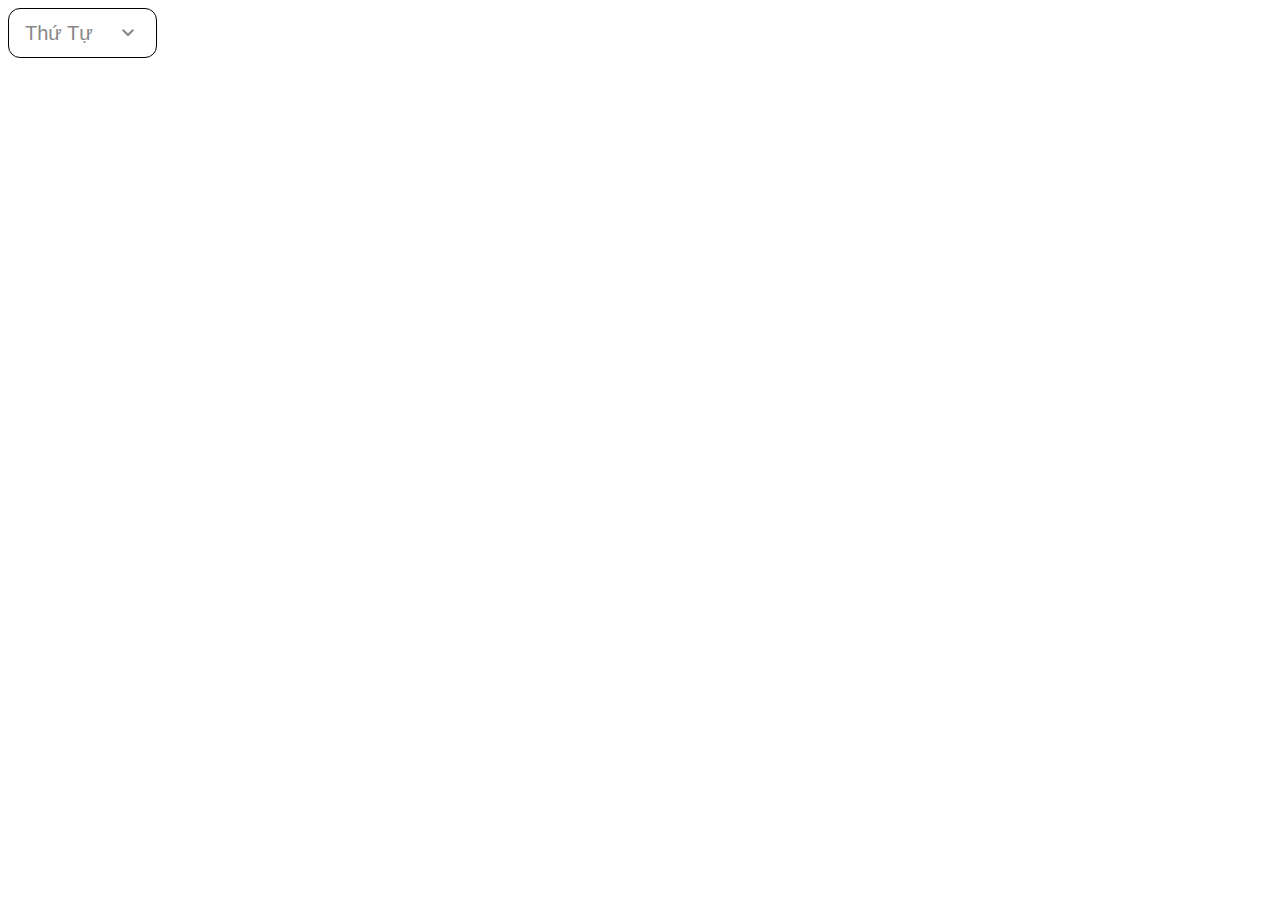
<file: Web/sort-dropdown.html>
<!DOCTYPE html>
<html lang="vi">
<head>
    <meta charset="UTF-8">
    <meta name="viewport" content="width=device-width, initial-scale=1.0">
    <title>Dropdown Sắp xếp</title>
    <link rel="stylesheet" href="sort-dropdown.css">
    <style>
        /* CSS inline để test nhanh */
        :root {
            --primary-red: #da0f17;
            --primary-red-25: rgba(218, 15, 23, 0.25);
            --white: #ffffff;
            --black: #000000;
            --gray: #888888;
            --border-color: #000000;
        }
        
        .sort-dropdown {
            position: relative;
            display: inline-block;
            width: 149px;
        }

        .sort-dropdown-toggle {
            display: flex;
            justify-content: space-between;
            align-items: center;
            width: 100%;
            padding: 12px 16px;
            background: var(--white);
            border: 1px solid var(--border-color);
            border-radius: 12px;
            cursor: pointer;
            transition: all 0.3s ease;
        }

        .sort-dropdown-toggle:hover {
            border-color: var(--primary-red);
        }

        .sort-text {
            font-size: 20px;
            color: var(--black);
            font-weight: 500;
        }

        .sort-dropdown-toggle svg {
            width: 24px;
            height: 24px;
            transition: transform 0.3s ease;
        }

        .sort-dropdown.active .sort-dropdown-toggle svg {
            transform: rotate(180deg);
        }

        .sort-dropdown-menu {
            position: absolute;
            top: 100%;
            left: 0;
            width: 100%;
            margin-top: 4px;
            background: var(--white);
            border: 1px solid var(--border-color);
            border-radius: 12px;
            box-shadow: 0px 4px 12px rgba(0, 0, 0, 0.1);
            opacity: 0;
            visibility: hidden;
            transform: translateY(-10px);
            transition: all 0.3s ease;
            z-index: 1000;
        }

        .sort-dropdown.active .sort-dropdown-menu {
            opacity: 1;
            visibility: visible;
            transform: translateY(0);
        }

        .sort-option {
            display: flex;
            align-items: center;
            padding: 6px 12px;
            cursor: pointer;
            transition: background-color 0.3s ease;
        }

        .sort-option:first-child {
            padding-top: 6px;
            border-radius: 12px 12px 0 0;
        }

        .sort-option:last-child {
            padding-bottom: 6px;
            border-radius: 0 0 12px 12px;
        }

        .sort-option:hover {
            background-color: rgba(218, 15, 23, 0.1);
        }

        .sort-option.active {
            background-color: var(--primary-red-25);
        }

        .sort-option p {
            font-size: 20px;
            color: var(--black);
            margin: 0;
            padding: 4px 0;
        }
    </style>
</head>
<body>
    <!-- Sort Dropdown Component -->
    <div class="sort-dropdown" id="sortDropdown">
        <button class="sort-dropdown-toggle" id="sortToggle">
            <span class="sort-text">Thứ Tự</span>
            <svg width="24" height="24" viewBox="0 0 24 24" fill="none" xmlns="http://www.w3.org/2000/svg">
                <path d="M12 15.4L6 9.4L7.4 8L12 12.6L16.6 8L18 9.4L12 15.4Z" fill="#888888"/>
            </svg>
        </button>
        
        <div class="sort-dropdown-menu" id="sortMenu">
            <div class="sort-option active" data-value="newest">
                <p>Mới nhất</p>
            </div>
            <div class="sort-option" data-value="oldest">
                <p>Cũ nhất</p>
            </div>
            <div class="sort-option" data-value="popular">
                <p>Phổ biến</p>
            </div>
        </div>
    </div>

    <script>
        // JavaScript đơn giản để toggle dropdown
        document.addEventListener('DOMContentLoaded', function() {
            const dropdown = document.getElementById('sortDropdown');
            const toggle = document.getElementById('sortToggle');
            const menu = document.getElementById('sortMenu');
            const options = document.querySelectorAll('.sort-option');
            const sortText = document.querySelector('.sort-text');

            // Toggle dropdown khi click vào nút
            toggle.addEventListener('click', function(e) {
                e.stopPropagation(); // Ngăn sự kiện click lan ra ngoài
                dropdown.classList.toggle('active');
            });

            // Xử lý khi click vào option
            options.forEach(option => {
                option.addEventListener('click', function() {
                    const text = this.querySelector('p').textContent;
                    
                    // Xóa active class từ tất cả options
                    options.forEach(opt => opt.classList.remove('active'));
                    // Thêm active class cho option được chọn
                    this.classList.add('active');
                    
                    // Cập nhật text trên nút
                    sortText.textContent = text;
                    
                    // Đóng dropdown
                    dropdown.classList.remove('active');
                    
                    // Gọi hàm xử lý sắp xếp (có thể thêm sau)
                    handleSortChange(this.getAttribute('data-value'));
                });
            });

            // Đóng dropdown khi click ra ngoài
            document.addEventListener('click', function(e) {
                if (!dropdown.contains(e.target)) {
                    dropdown.classList.remove('active');
                }
            });

            // Đóng dropdown khi nhấn phím Escape
            document.addEventListener('keydown', function(e) {
                if (e.key === 'Escape') {
                    dropdown.classList.remove('active');
                }
            });

            // Hàm xử lý khi thay đổi sắp xếp
            function handleSortChange(sortType) {
                console.log('Đã chọn sắp xếp theo:', sortType);
            }
        });
    </script>
</body>
</html>
</file>
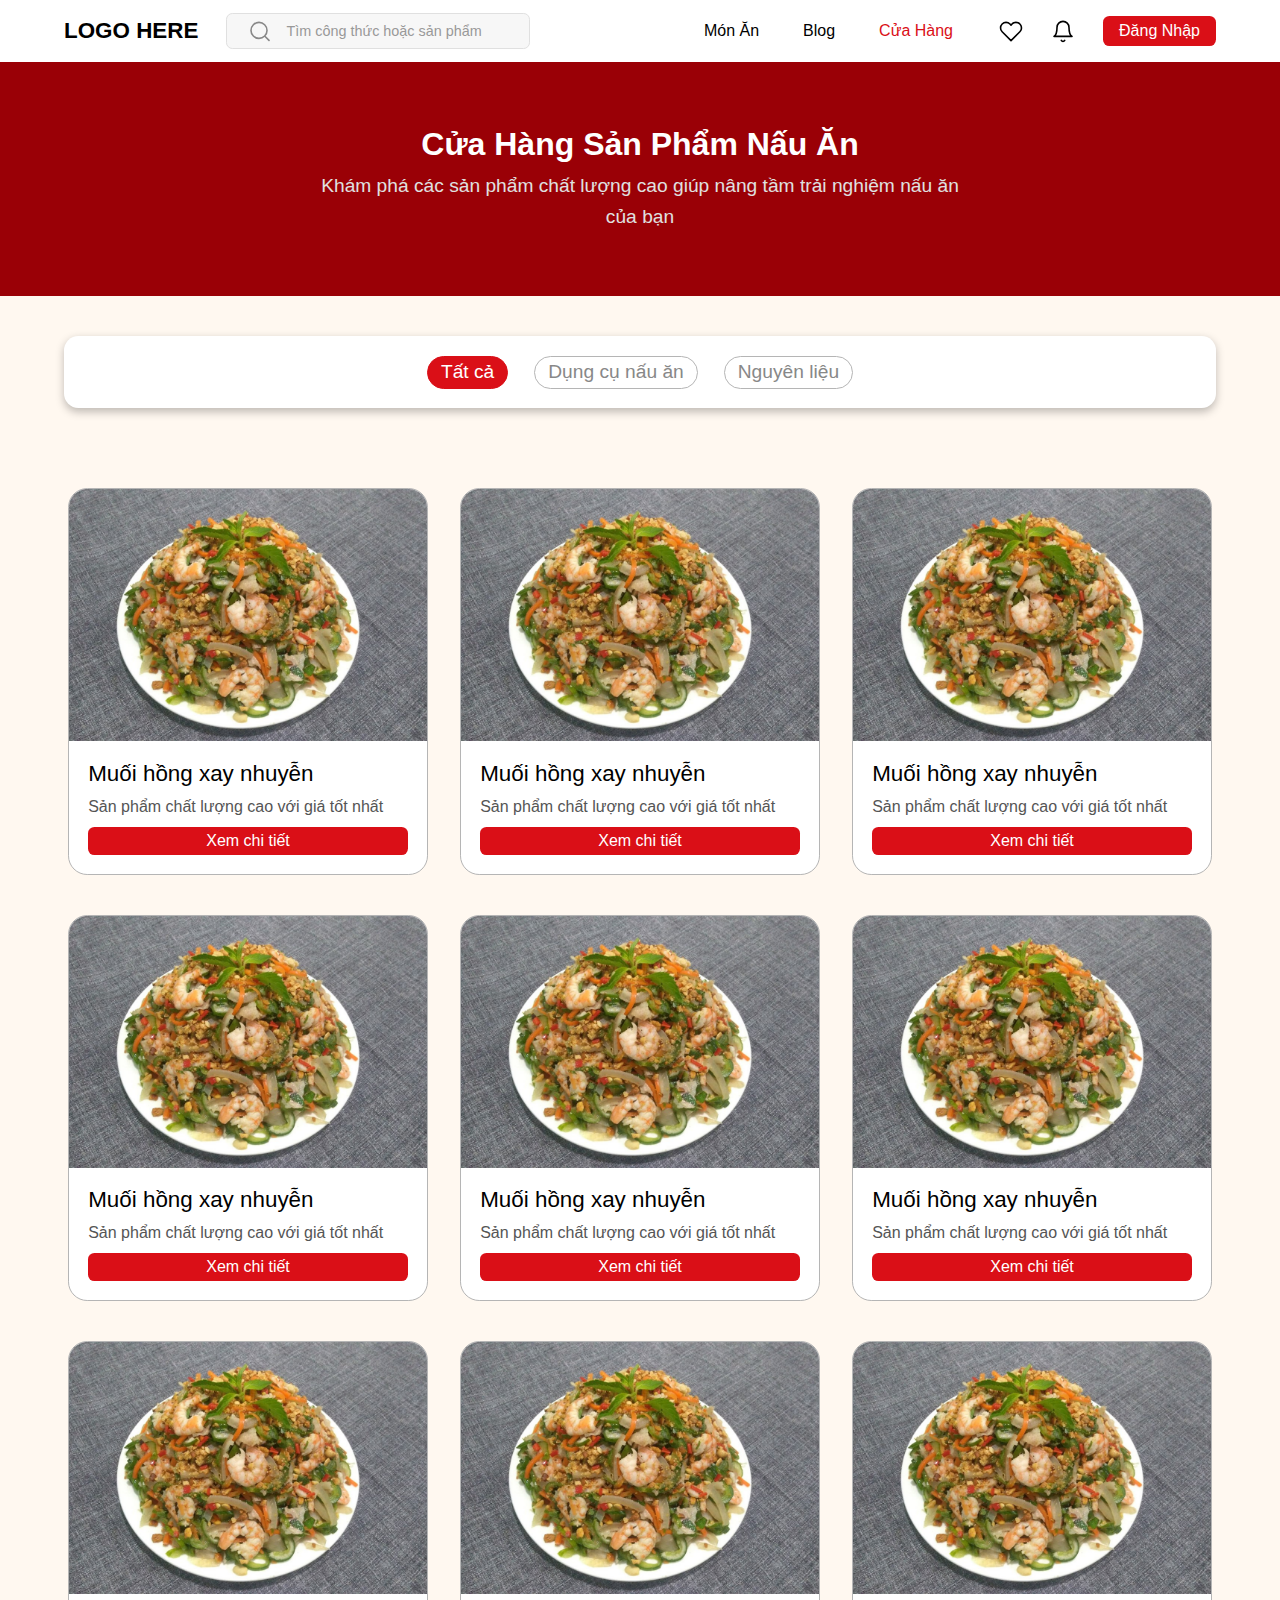
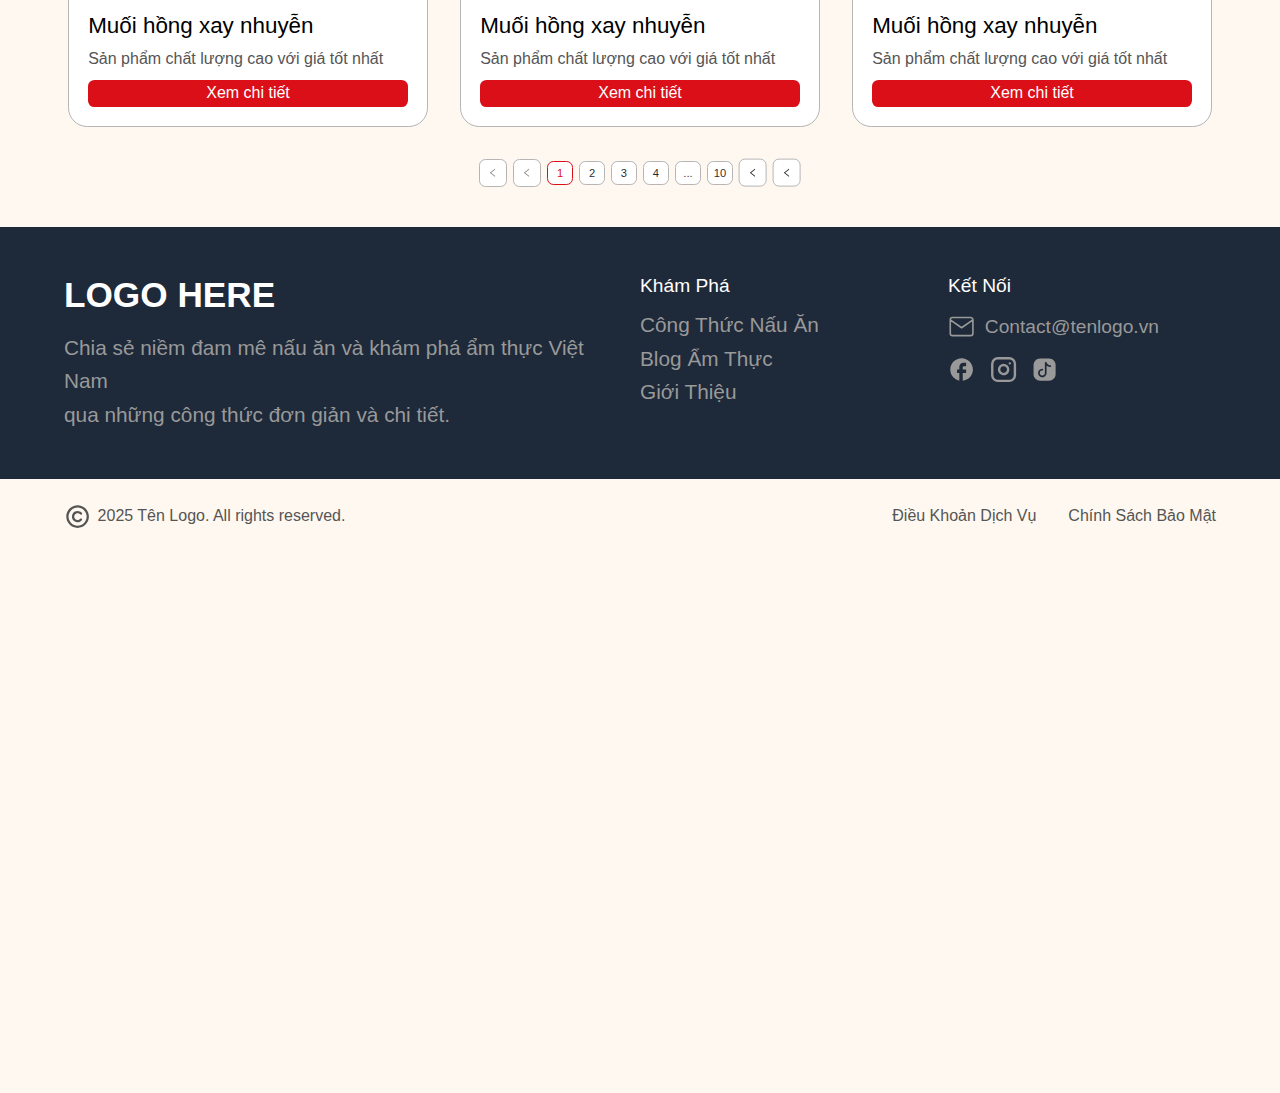
<file: Web/store.html>
<!DOCTYPE html>
<html lang="vi">
<head>
    <meta charset="UTF-8">
    <meta name="viewport" content="width=device-width, initial-scale=1.0">
    <title>Cửa Hàng - Trang Ẩm Thực Việt Nam</title>
    <link rel="stylesheet" href="style.css">
    <link rel="stylesheet" href="store.css">
</head>
<body>
    <!-- Header (đồng bộ với index.html) -->
    <header class="header">
        <div class="header-container">
            <div class="logo-search">
                <a href="index.html" class="logo">LOGO HERE</a>
                <div class="search-bar">
                    <svg width="30" height="31" viewBox="0 0 30 31" fill="none" xmlns="http://www.w3.org/2000/svg">
                        <path d="M26.25 26.75L20.8125 21.3125M23.75 14.25C23.75 19.7728 19.2728 24.25 13.75 24.25C8.22715 24.25 3.75 19.7728 3.75 14.25C3.75 8.72715 8.22715 4.25 13.75 4.25C19.2728 4.25 23.75 8.72715 23.75 14.25Z" stroke="#888888" stroke-width="2" stroke-linecap="round" stroke-linejoin="round"></path>
                    </svg>
                    <p>Tìm công thức hoặc sản phẩm</p>
                </div>
            </div>
            <nav class="navigation">
                <a href="dishes.html">Món Ăn</a>
                <a href="blog.html">Blog</a>
                <a href="store.html" class="active" style="color: #da0f17;">Cửa Hàng</a>
            </nav>
            <div class="user-actions">
                <svg width="30" height="31" viewBox="0 0 30 31" fill="none" xmlns="http://www.w3.org/2000/svg">
                    <path d="M26.05 6.26252C25.4116 5.62378 24.6535 5.11708 23.8192 4.77138C22.9849 4.42568 22.0906 4.24774 21.1875 4.24774C20.2844 4.24774 19.3902 4.42568 18.5558 4.77138C17.7215 5.11708 16.9635 5.62378 16.325 6.26252L15 7.58752L13.675 6.26252C12.3854 4.97291 10.6363 4.24841 8.81253 4.24841C6.98874 4.24841 5.23964 4.97291 3.95003 6.26252C2.66041 7.55214 1.93591 9.30123 1.93591 11.125C1.93591 12.9488 2.66041 14.6979 3.95003 15.9875L15 27.0375L26.05 15.9875C26.6888 15.3491 27.1955 14.591 27.5412 13.7567C27.8869 12.9224 28.0648 12.0281 28.0648 11.125C28.0648 10.2219 27.8869 9.32765 27.5412 8.49333C27.1955 7.65901 26.6888 6.90097 26.05 6.26252Z" stroke="black" stroke-width="2" stroke-linecap="round" stroke-linejoin="round"></path>
                </svg>
                <svg width="30" height="31" viewBox="0 0 30 31" fill="none" xmlns="http://www.w3.org/2000/svg">
                    <path d="M17.1625 26.75C16.9427 27.1288 16.6273 27.4433 16.2478 27.6619C15.8683 27.8805 15.438 27.9956 15 27.9956C14.562 27.9956 14.1317 27.8805 13.7522 27.6619C13.3727 27.4433 13.0573 27.1288 12.8375 26.75M22.5 10.5C22.5 8.51088 21.7098 6.60322 20.3033 5.1967C18.8968 3.79018 16.9891 3 15 3C13.0109 3 11.1032 3.79018 9.6967 5.1967C8.29018 6.60322 7.5 8.51088 7.5 10.5C7.5 19.25 3.75 21.75 3.75 21.75H26.25C26.25 21.75 22.5 19.25 22.5 10.5Z" stroke="black" stroke-width="2" stroke-linecap="round" stroke-linejoin="round"></path>
                </svg>
                <div class="login-button">
                    <p>Đăng Nhập</p>
                </div>
            </div>
        </div>
    </header>

    <!-- Store Hero Section -->
    <section class="store-hero">
        <div class="store-hero-container">
            <h1 class="store-hero-title">Cửa Hàng Sản Phẩm Nấu Ăn</h1>
            <p class="store-hero-subtitle">Khám phá các sản phẩm chất lượng cao giúp nâng tầm trải nghiệm nấu ăn của bạn</p>
        </div>
    </section>

    <!-- Store Categories -->
    <section class="store-categories">
        <div class="store-categories-container">
            <div class="category-filter active">Tất cả</div>
            <div class="category-filter">Dụng cụ nấu ăn</div>
            <div class="category-filter">Nguyên liệu</div>
        </div>
    </section>

    <!-- Store Products Grid -->
    <section class="store-products">
        <div class="store-products-container">
            <div class="products-grid">
                <!-- Row 1 -->
                <div class="products-row">
                    <!-- Product 1 -->
                    <div class="product-card">
                        <div class="product-image" style="background-image: url('images/frame-45.jpeg');"></div>
                        <div class="product-info">
                            <h3 class="product-title">Muối hồng xay nhuyễn</h3>
                            <p class="product-description">Sản phẩm chất lượng cao với giá tốt nhất</p>
                            <button class="product-button">Xem chi tiết</button>
                        </div>
                    </div>

                    <!-- Product 2 -->
                    <div class="product-card">
                        <div class="product-image" style="background-image: url('images/frame-45.jpeg');"></div>
                        <div class="product-info">
                            <h3 class="product-title">Muối hồng xay nhuyễn</h3>
                            <p class="product-description">Sản phẩm chất lượng cao với giá tốt nhất</p>
                            <button class="product-button">Xem chi tiết</button>
                        </div>
                    </div>

                    <!-- Product 3 -->
                    <div class="product-card">
                        <div class="product-image" style="background-image: url('images/frame-45.jpeg');"></div>
                        <div class="product-info">
                            <h3 class="product-title">Muối hồng xay nhuyễn</h3>
                            <p class="product-description">Sản phẩm chất lượng cao với giá tốt nhất</p>
                            <button class="product-button">Xem chi tiết</button>
                        </div>
                    </div>
                </div>

                <!-- Row 2 -->
                <div class="products-row">
                    <!-- Product 4 -->
                    <div class="product-card">
                        <div class="product-image" style="background-image: url('images/frame-45.jpeg');"></div>
                        <div class="product-info">
                            <h3 class="product-title">Muối hồng xay nhuyễn</h3>
                            <p class="product-description">Sản phẩm chất lượng cao với giá tốt nhất</p>
                            <button class="product-button">Xem chi tiết</button>
                        </div>
                    </div>

                    <!-- Product 5 -->
                    <div class="product-card">
                        <div class="product-image" style="background-image: url('images/frame-45.jpeg');"></div>
                        <div class="product-info">
                            <h3 class="product-title">Muối hồng xay nhuyễn</h3>
                            <p class="product-description">Sản phẩm chất lượng cao với giá tốt nhất</p>
                            <button class="product-button">Xem chi tiết</button>
                        </div>
                    </div>

                    <!-- Product 6 -->
                    <div class="product-card">
                        <div class="product-image" style="background-image: url('images/frame-45.jpeg');"></div>
                        <div class="product-info">
                            <h3 class="product-title">Muối hồng xay nhuyễn</h3>
                            <p class="product-description">Sản phẩm chất lượng cao với giá tốt nhất</p>
                            <button class="product-button">Xem chi tiết</button>
                        </div>
                    </div>
                </div>

                <!-- Row 3 -->
                <div class="products-row">
                    <!-- Product 7 -->
                    <div class="product-card">
                        <div class="product-image" style="background-image: url('images/frame-45.jpeg');"></div>
                        <div class="product-info">
                            <h3 class="product-title">Muối hồng xay nhuyễn</h3>
                            <p class="product-description">Sản phẩm chất lượng cao với giá tốt nhất</p>
                            <button class="product-button">Xem chi tiết</button>
                        </div>
                    </div>

                    <!-- Product 8 -->
                    <div class="product-card">
                        <div class="product-image" style="background-image: url('images/frame-45.jpeg');"></div>
                        <div class="product-info">
                            <h3 class="product-title">Muối hồng xay nhuyễn</h3>
                            <p class="product-description">Sản phẩm chất lượng cao với giá tốt nhất</p>
                            <button class="product-button">Xem chi tiết</button>
                        </div>
                    </div>

                    <!-- Product 9 -->
                    <div class="product-card">
                        <div class="product-image" style="background-image: url('images/frame-45.jpeg');"></div>
                        <div class="product-info">
                            <h3 class="product-title">Muối hồng xay nhuyễn</h3>
                            <p class="product-description">Sản phẩm chất lượng cao với giá tốt nhất</p>
                            <button class="product-button">Xem chi tiết</button>
                        </div>
                    </div>
                </div>
            </div>

            <!-- Store Pagination -->
            <div class="store-pagination">
                <div class="pagination-control">
                    <svg width="12" height="12" viewBox="0 0 12 12" fill="none" xmlns="http://www.w3.org/2000/svg">
                        <path d="M8.83986 2.06646V1.03119C8.83986 0.941456 8.73674 0.891902 8.6671 0.946813L2.6296 5.66244C2.5783 5.70233 2.53679 5.75341 2.50824 5.81179C2.47969 5.87016 2.46484 5.93429 2.46484 5.99927C2.46484 6.06425 2.47969 6.12838 2.50824 6.18675C2.53679 6.24512 2.5783 6.29621 2.6296 6.3361L8.6671 11.0517C8.73808 11.1066 8.83986 11.0571 8.83986 10.9673V9.93208C8.83986 9.86646 8.80906 9.80351 8.75817 9.76333L3.93674 5.99994L8.75817 2.23521C8.80906 2.19503 8.83986 2.13208 8.83986 2.06646Z" fill="#888888"/>
                    </svg>
                </div>
                <div class="pagination-control">
                    <svg width="12" height="12" viewBox="0 0 12 12" fill="none" xmlns="http://www.w3.org/2000/svg">
                        <path d="M8.83986 2.06646V1.03119C8.83986 0.941456 8.73674 0.891902 8.6671 0.946813L2.6296 5.66244C2.5783 5.70233 2.53679 5.75341 2.50824 5.81179C2.47969 5.87016 2.46484 5.93429 2.46484 5.99927C2.46484 6.06425 2.47969 6.12838 2.50824 6.18675C2.53679 6.24512 2.5783 6.29621 2.6296 6.3361L8.6671 11.0517C8.73808 11.1066 8.83986 11.0571 8.83986 10.9673V9.93208C8.83986 9.86646 8.80906 9.80351 8.75817 9.76333L3.93674 5.99994L8.75817 2.23521C8.80906 2.19503 8.83986 2.13208 8.83986 2.06646Z" fill="#888888"/>
                    </svg>
                </div>
                <div class="pagination-number active">1</div>
                <div class="pagination-number">2</div>
                <div class="pagination-number">3</div>
                <div class="pagination-number">4</div>
                <div class="pagination-number">...</div>
                <div class="pagination-number">10</div>
                <div class="pagination-control next">
                    <svg width="12" height="12" viewBox="0 0 12 12" fill="none" xmlns="http://www.w3.org/2000/svg">
                        <path d="M3.16014 2.06646V1.03119C3.16014 0.941456 3.26326 0.891902 3.3329 0.946813L9.3704 5.66244C9.4217 5.70233 9.46321 5.75341 9.49176 5.81179C9.52031 5.87016 9.53516 5.93429 9.53516 5.99927C9.53516 6.06425 9.52031 6.12838 9.49176 6.18675C9.46321 6.24512 9.4217 6.29621 9.3704 6.3361L3.3329 11.0517C3.26192 11.1066 3.16014 11.0571 3.16014 10.9673V9.93208C3.16014 9.86646 3.19094 9.80351 3.24183 9.76333L8.06326 5.99994L3.24183 2.23521C3.19094 2.19503 3.16014 2.13208 3.16014 2.06646Z" fill="black" fill-opacity="0.85"/>
                    </svg>
                </div>
                <div class="pagination-control next">
                    <svg width="12" height="12" viewBox="0 0 12 12" fill="none" xmlns="http://www.w3.org/2000/svg">
                        <path d="M3.16014 2.06646V1.03119C3.16014 0.941456 3.26326 0.891902 3.3329 0.946813L9.3704 5.66244C9.4217 5.70233 9.46321 5.75341 9.49176 5.81179C9.52031 5.87016 9.53516 5.93429 9.53516 5.99927C9.53516 6.06425 9.52031 6.12838 9.49176 6.18675C9.46321 6.24512 9.4217 6.29621 9.3704 6.3361L3.3329 11.0517C3.26192 11.1066 3.16014 11.0571 3.16014 10.9673V9.93208C3.16014 9.86646 3.19094 9.80351 3.24183 9.76333L8.06326 5.99994L3.24183 2.23521C3.19094 2.19503 3.16014 2.13208 3.16014 2.06646Z" fill="black" fill-opacity="0.85"/>
                    </svg>
                </div>
            </div>
        </div>
    </section>

    <!-- Footer -->
    <footer class="footer">
        <div class="footer-container">
            <div class="footer-info">
                <h3>LOGO HERE</h3>
                <p>Chia sẻ niềm đam mê nấu ăn và khám phá ẩm thực Việt Nam<br>qua những công thức đơn giản và chi tiết.</p>
            </div>
            <div class="footer-links">
                <h4>Khám Phá</h4>
                <p>Công Thức Nấu Ăn</p>
                <p>Blog Ẩm Thực</p>
                <p>Giới Thiệu</p>
            </div>
            <div class="footer-contact">
                <h4>Kết Nối</h4>
                <div class="contact-item">
                    <svg width="34" height="34" viewBox="0 0 34 34" fill="none" xmlns="http://www.w3.org/2000/svg">
                        <path d="M31.1666 8.50008C31.1666 6.94175 29.8916 5.66675 28.3333 5.66675H5.66665C4.10831 5.66675 2.83331 6.94175 2.83331 8.50008M31.1666 8.50008V25.5001C31.1666 27.0584 29.8916 28.3334 28.3333 28.3334H5.66665C4.10831 28.3334 2.83331 27.0584 2.83331 25.5001V8.50008M31.1666 8.50008L17 18.4167L2.83331 8.50008" stroke="#999999" stroke-width="2" stroke-linecap="round" stroke-linejoin="round"></path>
                    </svg>
                    <p>Contact@tenlogo.vn</p>
                </div>
                <div class="social-icons">
                    <svg width="34" height="34" viewBox="0 0 34 34" fill="none" xmlns="http://www.w3.org/2000/svg">
                        <path d="M31.1666 16.9999C31.1666 9.17992 24.82 2.83325 17 2.83325C9.17998 2.83325 2.83331 9.17992 2.83331 16.9999C2.83331 23.8566 7.70665 29.5658 14.1666 30.8832V21.2499H11.3333V16.9999H14.1666V13.4583C14.1666 10.7241 16.3908 8.49992 19.125 8.49992H22.6666V12.7499H19.8333C19.0541 12.7499 18.4166 13.3874 18.4166 14.1666V16.9999H22.6666V21.2499H18.4166V31.0958C25.5708 30.3874 31.1666 24.3524 31.1666 16.9999Z" fill="#999999"></path>
                    </svg>
                    <svg width="34" height="34" viewBox="0 0 34 34" fill="none" xmlns="http://www.w3.org/2000/svg">
                        <path d="M24.7916 9.20825H24.8058M9.91665 2.83325H24.0833C27.9953 2.83325 31.1666 6.00457 31.1666 9.91659V24.0833C31.1666 27.9953 27.9953 31.1666 24.0833 31.1666H9.91665C6.00463 31.1666 2.83331 27.9953 2.83331 24.0833V9.91659C2.83331 6.00457 6.00463 2.83325 9.91665 2.83325ZM22.6666 16.1074C22.8415 17.2864 22.6401 18.4906 22.0911 19.5485C21.5422 20.6065 20.6736 21.4644 19.6089 22.0003C18.5443 22.5362 17.3378 22.7227 16.161 22.5333C14.9842 22.344 13.8971 21.7884 13.0543 20.9456C12.2115 20.1028 11.6559 19.0157 11.4666 17.8389C11.2772 16.6621 11.4637 15.4556 11.9996 14.3909C12.5355 13.3263 13.3934 12.4577 14.4514 11.9088C15.5093 11.3598 16.7135 11.1584 17.8925 11.3333C19.0951 11.5116 20.2085 12.072 21.0682 12.9317C21.9279 13.7914 22.4883 14.9048 22.6666 16.1074Z" stroke="#999999" stroke-width="3" stroke-linecap="round" stroke-linejoin="round"></path>
                    </svg>
                    <svg width="34" height="34" viewBox="0 0 34 34" fill="none" xmlns="http://www.w3.org/2000/svg">
                        <path fill-rule="evenodd" clip-rule="evenodd" d="M22.6667 30.8125C24.8271 30.8125 26.899 29.9543 28.4266 28.4266C29.9543 26.899 30.8125 24.8271 30.8125 22.6667V11.3333C30.8125 9.17292 29.9543 7.101 28.4266 5.57336C26.899 4.04572 24.8271 3.1875 22.6667 3.1875H11.3333C9.17292 3.1875 7.101 4.04572 5.57336 5.57336C4.04572 7.101 3.1875 9.17292 3.1875 11.3333V22.6667C3.1875 24.8271 4.04572 26.899 5.57336 28.4266C7.101 29.9543 9.17292 30.8125 11.3333 30.8125H22.6667ZM19.4239 8.16425C19.3438 7.92546 19.1814 7.72292 18.9657 7.59275C18.7501 7.46259 18.4952 7.41328 18.2465 7.45361C17.9979 7.49395 17.7717 7.6213 17.6082 7.81296C17.4448 8.00462 17.3547 8.24811 17.3542 8.5V21.25C17.3542 21.8804 17.1672 22.4967 16.817 23.0209C16.4667 23.5451 15.9689 23.9536 15.3865 24.1949C14.804 24.4361 14.1631 24.4992 13.5448 24.3763C12.9265 24.2533 12.3585 23.9497 11.9128 23.5039C11.467 23.0581 11.1634 22.4902 11.0404 21.8719C10.9174 21.2535 10.9805 20.6126 11.2218 20.0302C11.4631 19.4478 11.8716 18.9499 12.3958 18.5997C12.92 18.2494 13.5362 18.0625 14.1667 18.0625C14.4485 18.0625 14.7187 17.9506 14.918 17.7513C15.1172 17.552 15.2292 17.2818 15.2292 17C15.2292 16.7182 15.1172 16.448 14.918 16.2487C14.7187 16.0494 14.4485 15.9375 14.1667 15.9375C13.116 15.9375 12.0888 16.2491 11.2152 16.8328C10.3416 17.4166 9.66065 18.2463 9.25856 19.217C8.85647 20.1877 8.75126 21.2559 8.95625 22.2864C9.16123 23.3169 9.6672 24.2635 10.4102 25.0065C11.1531 25.7495 12.0997 26.2554 13.1302 26.4604C14.1608 26.6654 15.2289 26.5602 16.1997 26.1581C17.1704 25.756 18.0001 25.0751 18.5838 24.2015C19.1676 23.3278 19.4792 22.3007 19.4792 21.25V11.9822C20.5658 12.9908 22.0957 13.8125 24.0833 13.8125C24.3651 13.8125 24.6354 13.7006 24.8346 13.5013C25.0339 13.302 25.1458 13.0318 25.1458 12.75C25.1458 12.4682 25.0339 12.198 24.8346 11.9987C24.6354 11.7994 24.3651 11.6875 24.0833 11.6875C22.7063 11.6875 21.6594 11.1208 20.8831 10.3856C20.0898 9.63192 19.6109 8.72383 19.4239 8.16425Z" fill="#999999"></path>
                    </svg>
                </div>
            </div>
        </div>
    </footer>

    <!-- Copyright -->
    <div class="copyright">
        <div class="copyright-container">
            <div class="copyright-info">
                <svg width="34" height="34" viewBox="0 0 34 34" fill="none" xmlns="http://www.w3.org/2000/svg">
                    <path d="M17 2.83325C24.8242 2.83325 31.1666 9.17567 31.1666 16.9999C31.1666 24.8242 24.8242 31.1666 17 31.1666C9.17573 31.1666 2.83331 24.8242 2.83331 16.9999C2.83331 9.17567 9.17573 2.83325 17 2.83325ZM17 5.66659C13.9942 5.66659 11.1115 6.86063 8.9861 8.98604C6.86069 11.1115 5.66665 13.9941 5.66665 16.9999C5.66665 20.0057 6.86069 22.8884 8.9861 25.0138C11.1115 27.1392 13.9942 28.3333 17 28.3333C20.0058 28.3333 22.8884 27.1392 25.0139 25.0138C27.1393 22.8884 28.3333 20.0057 28.3333 16.9999C28.3333 13.9941 27.1393 11.1115 25.0139 8.98604C22.8884 6.86063 20.0058 5.66659 17 5.66659ZM17 9.91658C18.0048 9.91644 18.9982 10.1301 19.9142 10.5434C20.8301 10.9567 21.6477 11.5601 22.3125 12.3136C22.5612 12.5954 22.6878 12.9644 22.6644 13.3396C22.641 13.7147 22.4696 14.0652 22.1878 14.3139C21.906 14.5626 21.537 14.6892 21.1618 14.6659C20.7867 14.6425 20.4362 14.471 20.1875 14.1893C19.6165 13.5417 18.8619 13.0833 18.0241 12.8752C17.1862 12.6671 16.3048 12.7191 15.4973 13.0243C14.6897 13.3295 13.9942 13.8734 13.5033 14.5836C13.0125 15.2938 12.7496 16.1366 12.7496 16.9999C12.7496 17.8632 13.0125 18.7061 13.5033 19.4163C13.9942 20.1265 14.6897 20.6704 15.4973 20.9755C16.3048 21.2807 17.1862 21.3327 18.0241 21.1246C18.8619 20.9165 19.6165 20.4582 20.1875 19.8106C20.4362 19.5288 20.7867 19.3573 21.1618 19.334C21.537 19.3106 21.906 19.4372 22.1878 19.6859C22.4696 19.9346 22.641 20.2851 22.6644 20.6603C22.6878 21.0354 22.5612 21.4045 22.3125 21.6863C21.5295 22.5737 20.5365 23.2509 19.4244 23.6558C18.3123 24.0607 17.1165 24.1805 15.9461 24.0043C14.7758 23.828 13.6683 23.3613 12.7248 22.6468C11.7812 21.9323 11.0318 20.9928 10.5449 19.914C10.058 18.8353 9.84911 17.6518 9.9374 16.4715C10.0257 15.2913 10.4083 14.152 11.0503 13.1577C11.6923 12.1634 12.5732 11.3458 13.6125 10.7797C14.6518 10.2135 15.8164 9.91675 17 9.91658Z" fill="#555555"></path>
                </svg>
                <p>2025 Tên Logo. All rights reserved.</p>
            </div>
            <div class="copyright-links">
                <p>Điều Khoản Dịch Vụ</p>
                <p>Chính Sách Bảo Mật</p>
            </div>
        </div>
    </div>
</body>
</html>
</file>
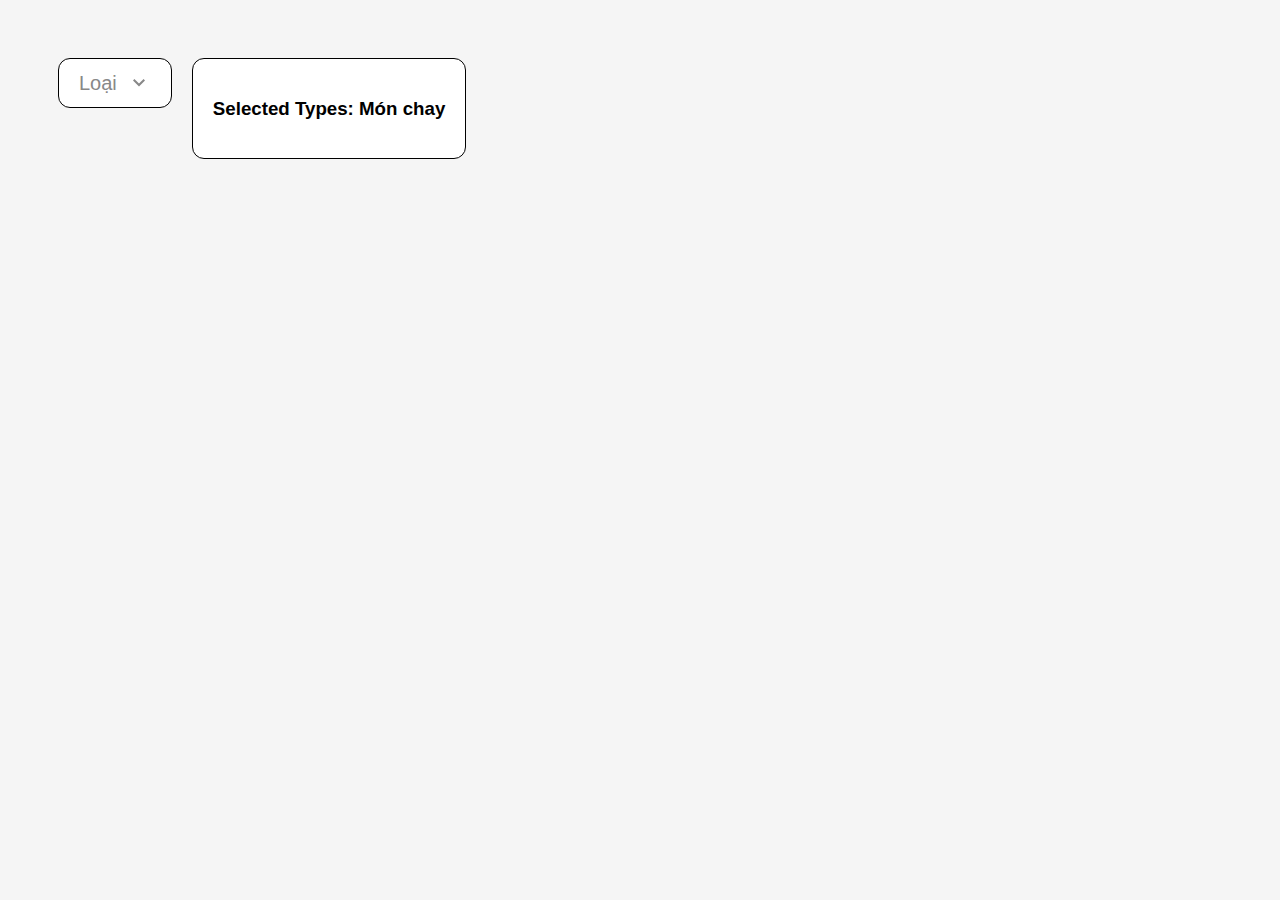
<file: Web/type-filter.html>
<!DOCTYPE html>
<html lang="vi">
<head>
    <meta charset="UTF-8">
    <meta name="viewport" content="width=device-width, initial-scale=1.0">
    <title>Type Filter Component</title>
    <link rel="stylesheet" href="type-filter.css">
    <style>
        /* CSS để test component độc lập */
        body {
            padding: 50px;
            background: #f5f5f5;
            font-family: Arial, sans-serif;
        }
        
        .test-container {
            display: flex;
            gap: 20px;
            align-items: flex-start;
        }
    </style>
</head>
<body>
    <div class="test-container">
        <!-- Type Filter Component -->
        <div class="type-filter" id="typeFilter">
            <button class="type-filter-toggle">
                <p>Loại</p>
                <svg width="24" height="24" viewBox="0 0 24 24" fill="none" xmlns="http://www.w3.org/2000/svg">
                    <path d="M12 15.4L6 9.4L7.4 8L12 12.6L16.6 8L18 9.4L12 15.4Z" fill="#888888"/>
                </svg>
            </button>
            
            <div class="type-filter-menu">
                <div class="type-filter-content">
                    <!-- Column 1 -->
                    <div class="type-filter-column">
                        <div class="type-option selected" data-type="chay">
                            <div class="type-checkbox">
                                <svg width="23" height="23" viewBox="0 0 23 23" fill="none" xmlns="http://www.w3.org/2000/svg">
                                    <path d="M19.1668 5.75L8.62516 16.2917L3.8335 11.5" stroke="white" stroke-width="3" stroke-linecap="round" stroke-linejoin="round"/>
                                </svg>
                            </div>
                            <p class="type-label">Món chay</p>
                        </div>
                        <div class="type-option" data-type="kho">
                            <div class="type-checkbox"></div>
                            <p class="type-label">Món kho</p>
                        </div>
                        <div class="type-option" data-type="nuong">
                            <div class="type-checkbox"></div>
                            <p class="type-label">Món nướng</p>
                        </div>
                        <div class="type-option" data-type="chao">
                            <div class="type-checkbox"></div>
                            <p class="type-label">Món cháo</p>
                        </div>
                        <div class="type-option" data-type="cuon">
                            <div class="type-checkbox"></div>
                            <p class="type-label">Món cuốn</p>
                        </div>
                    </div>
                    
                    <!-- Column 2 -->
                    <div class="type-filter-column">
                        <div class="type-option" data-type="salad">
                            <div class="type-checkbox"></div>
                            <p class="type-label">Salad</p>
                        </div>
                        <div class="type-option" data-type="canh">
                            <div class="type-checkbox"></div>
                            <p class="type-label">Canh</p>
                        </div>
                        <div class="type-option" data-type="lau">
                            <div class="type-checkbox"></div>
                            <p class="type-label">Món lẩu</p>
                        </div>
                        <div class="type-option" data-type="banh">
                            <div class="type-checkbox"></div>
                            <p class="type-label">Bánh ngọt</p>
                        </div>
                        <div class="type-option" data-type="douong">
                            <div class="type-checkbox"></div>
                            <p class="type-label">Đồ uống</p>
                        </div>
                    </div>
                </div>
            </div>
        </div>

        <!-- Demo thông báo -->
        <div id="demoMessage" style="padding: 20px; background: white; border-radius: 12px; border: 1px solid #000;">
            <h3>Selected Types: <span id="selectedTypes">Món chay</span></h3>
        </div>
    </div>

    <script src="type-filter.js"></script>
    <script>
        // Demo event listener
        document.getElementById('typeFilter').addEventListener('typeFilterChanged', function(e) {
            const selectedTypes = e.detail.selectedTypes;
            document.getElementById('selectedTypes').textContent = selectedTypes.join(', ') || 'None';
            console.log('Selected types:', selectedTypes);
        });
    </script>
</body>
</html>
</file>
<file: Web/style.css>
/* Scale entire website to 80% without affecting browser zoom */
html {
    zoom: 0.8;
    overflow-x: hidden;
}

body {
    width: 100%;
    height: 100%;
    margin: 0;
    padding: 0;
}

/* Reset và biến CSS */
:root {
    /* Colors */
    --primary-red: #da0f17;
    --dark-red: #9a0006;
    --yellow: #ffdf20;
    --white: #ffffff;
    --cream: #fff8f0;
    --dark-gray: #1e2939;
    --gray: #555555;
    --light-gray: #999999;
    --border-gray: #e0e0e0;
    
    /* Typography */
    --font-size-sm: 18px;
    --font-size-base: 20px;
    --font-size-lg: 24px;
    --font-size-xl: 28px;
    --font-size-2xl: 40px;
    
    /* Spacing */
    --spacing-sm: 12px;
    --spacing-md: 16px;
    --spacing-lg: 24px;
    --spacing-xl: 40px;
    --spacing-2xl: 50px;
}

* {
    margin: 0;
    padding: 0;
    box-sizing: border-box;
}

body {
    font-family: Arial, sans-serif;
    background: var(--cream);
    color: #000;
}

/* Container chung */
.container {
    max-width: 1920px;
    margin: 0 auto;
    padding: 0 20px;
}

/* Header */
.header {
    width: 100%;
    padding: 16px 5%;
    background: var(--white);
    position: relative;
}

.header-container {
    display: flex;
    justify-content: space-between;
    align-items: center;
    max-width: 1920px;
    margin: 0 auto;
    gap: 5%;
}

.logo-search {
    display: flex;
    align-items: center;
    gap: 40px;
    flex: 1;
}

.logo {
    font-size: 28px;
    text-transform: uppercase;
    color: #000;
    font-weight: bold;
    white-space: nowrap;
    text-decoration: none;
}

.search-bar {
    display: flex;
    align-items: center;
    gap: 18px;
    padding: 6px 26px;
    border-radius: 8px;
    background: #f7f7f7;
    border: 1px solid var(--border-gray);
    flex: 1;
    max-width: 400px;
}

.search-bar p {
    font-size: var(--font-size-sm);
    color: var(--light-gray);
}

.navigation {
    display: flex;
    align-items: center;
    gap: 60px;
    flex-shrink: 0;
}

.navigation a {
    font-size: var(--font-size-base);
    font-weight: 500;
    cursor: pointer;
    transition: color 0.3s;
    color: #000;
    text-decoration: none;
}

.navigation a:hover {
    color: var(--primary-red);
}

.user-actions {
    display: flex;
    align-items: center;
    gap: 40px;
    flex-shrink: 0;
}

.user-actions svg {
    cursor: pointer;
    transition: stroke 0.3s;
}

.user-actions svg:hover {
    stroke: var(--primary-red);
}

.login-button {
    display: flex;
    align-items: center;
    gap: 10px;
    padding: 8px 20px;
    border-radius: 8px;
    background: var(--primary-red);
    cursor: pointer;
    transition: background 0.3s;
}

.login-button:hover {
    background: var(--dark-red);
}

.login-button p {
    font-size: var(--font-size-base);
    font-weight: 500;
    color: var(--white);
}

/* Hero Section */
.hero {
    width: 100%;
    padding: 80px 5%;
    background: var(--dark-red);
}

.hero-container {
    display: flex;
    justify-content: space-between;
    align-items: center;
    max-width: 1920px;
    margin: 0 auto;
    gap: 5%;
}

.hero-content {
    flex: 1;
    max-width: 800px;
    display: flex;
    flex-direction: column;
    gap: var(--spacing-xl);
}

.hero-content h1 {
    font-size: var(--font-size-2xl);
    font-weight: 700;
    color: var(--white);
    line-height: 1.2;
    white-space: nowrap;
}

.hero-content h1 span {
    color: var(--yellow);
}

.hero-content p {
    font-size: var(--font-size-base);
    color: #e0e0e0;
    line-height: 1.6;
    white-space: nowrap;
}

.hero-buttons {
    display: flex;
    gap: var(--spacing-lg);
    flex-wrap: nowrap;
}

.primary-button, .secondary-button {
    display: flex;
    align-items: center;
    gap: 10px;
    padding: 12px 28px;
    border-radius: 70px;
    cursor: pointer;
    transition: all 0.3s;
    text-decoration: none;
}

.primary-button {
    background: var(--white);
}

.primary-button:hover {
    transform: translateY(-2px);
    box-shadow: 0 6px 20px rgba(0,0,0,0.2);
}

.primary-button p {
    font-size: var(--font-size-lg);
    font-weight: 500;
    color: var(--primary-red);
}

.secondary-button {
    border: 3px solid var(--white);
    background: transparent;
}

.secondary-button:hover {
    background: rgba(255, 255, 255, 0.1);
}

.secondary-button p {
    font-size: var(--font-size-lg);
    font-weight: 500;
    color: var(--white);
}

.hero-image {
    flex: 0 0 auto;
    width: 45%;
    max-width: 663px;
    height: auto;
    aspect-ratio: 663/462;
    border-radius: 24px;
    object-fit: cover;
    box-shadow: -14px 16px 30.2px 0 rgba(0,0,0,0.25);
}

/* Section Common Styles */
.section-header {
    display: flex;
    flex-direction: column;
    align-items: center;
    gap: var(--spacing-md);
    text-align: center;
    margin-bottom: var(--spacing-2xl);
}

.section-header-1 {
    display: flex;
    flex-direction: column;
    align-items: left;
    gap: var(--spacing-md);
    text-align: center;
    margin-bottom: var(--spacing-2xl);
}

.section-header h2 {
    font-size: var(--font-size-2xl);
    font-weight: 700;
    color: #000;
}

.section-header-1 h2 {
    font-size: var(--font-size-2xl);
    font-weight: 700;
    color: #000;
}

.section-header p {
    font-size: var(--font-size-lg);
    color: var(--gray);
    line-height: 1.6;
    max-width: 800px;
}

.section-header-1 p {
    font-size: var(--font-size-lg);
    color: var(--gray);
    line-height: 1.6;
    max-width: 800px;
}

.section-title {
    display: flex;
    justify-content: space-between;
    align-items: center;
    width: 100%;
    margin-bottom: var(--spacing-2xl);
}

.view-all {
    display: flex;
    align-items: center;
    gap: 10px;
    cursor: pointer;
}

.view-all p {
    font-size: var(--font-size-lg);
    font-weight: 600;
    color: var(--primary-red);
}

.view-all:hover p {
    text-decoration: underline;
}

/* Explore Section */
.explore {
    width: 100%;
    padding: 80px 5%;
    background: var(--cream);
}

.explore-container {
    max-width: 1920px;
    margin: 0 auto;
}

.explore-categories {
    display: grid;
    grid-template-columns: repeat(auto-fit, minmax(300px, 1fr));
    gap: var(--spacing-2xl);
    margin-bottom: var(--spacing-xl);
}

.category-item {
    position: relative;
    border-radius: 24px;
    overflow: hidden;
    aspect-ratio: 1;
}

.category-item img {
    width: 100%;
    height: 100%;
    object-fit: cover;
    transition: transform 0.3s;
}

.category-item:hover img {
    transform: scale(1.05);
}

.category-overlay {
    position: absolute;
    bottom: 0;
    left: 0;
    right: 0;
    padding: 24px 14px;
    background: rgba(0, 0, 0, 0.26);
}

.category-overlay p {
    font-size: var(--font-size-lg);
    font-weight: 500;
    text-align: center;
    color: var(--white);
}

.carousel-controls {
    display: flex;
    justify-content: center;
    gap: 10px;
}

.carousel-controls svg {
    cursor: pointer;
    transition: transform 0.3s;
}

.carousel-controls svg:hover {
    transform: scale(1.1);
}

/* Popular Recipes Section */
.popular-recipes {
    width: 100%;
    padding: 80px 5%;
    background: var(--cream);
}

.recipes-container {
    max-width: 1920px;
    margin: 0 auto;
}

.recipes-grid {
    display: grid;
    grid-template-columns: repeat(auto-fit, minmax(400px, 1fr));
    gap: var(--spacing-2xl);
}

.recipe-card {
    background: var(--white);
    border-radius: 24px;
    overflow: hidden;
    box-shadow: 0px 6px 20px 0 rgba(0,0,0,0.25);
    transition: transform 0.3s, box-shadow 0.3s;
}

.recipe-card:hover {
    transform: translateY(-5px);
    box-shadow: 0 12px 30px rgba(0,0,0,0.3);
}

.recipe-card img {
    width: 100%;
    height: 315px;
    object-fit: cover;
}

.recipe-info {
    padding: var(--spacing-lg);
    display: flex;
    flex-direction: column;
    gap: var(--spacing-lg);
}

.recipe-info h3 {
    font-size: var(--font-size-xl);
    font-weight: 500;
    text-align: left;
    color: #000;
}

.recipe-details {
    display: flex;
    justify-content: space-between;
    align-items: center;
}

.difficulty {
    display: flex;
    align-items: center;
    gap: 10px;
}

.difficulty p {
    font-size: var(--font-size-base);
    color: var(--gray);
}

.rating {
    display: flex;
    align-items: center;
    gap: 4px;
    padding: 4px 12px;
    border-radius: 63px;
    background: #d9d9d9;
}

.rating p {
    font-size: var(--font-size-base);
    color: #000;
}

/* Why Choose Section */
.why-choose {
    width: 100%;
    padding: 80px 5%;
    background: var(--cream);
}

.why-choose-container {
    max-width: 1920px;
    margin: 0 auto;
}

.features-grid {
    display: grid;
    grid-template-columns: repeat(auto-fit, minmax(400px, 1fr));
    gap: var(--spacing-2xl);
}

.feature-card {
    background: var(--white);
    padding: 30px;
    border-radius: 24px;
    box-shadow: 0px 6px 20px 0 rgba(0,0,0,0.25);
    transition: transform 0.3s;
}

.feature-card:hover {
    transform: translateY(-5px);
}

.feature-card h3 {
    font-size: var(--font-size-lg);
    font-weight: 500;
    color: #000;
    margin: 20px 0 10px;
}

.feature-card p {
    font-size: var(--font-size-base);
    color: var(--gray);
    line-height: 1.6;
}

/* Recent Posts Section */
.recent-posts {
    width: 100%;
    padding: 80px 5%;
    background: var(--cream);
}

.posts-container {
    max-width: 1920px;
    margin: 0 auto;
}

.posts-grid {
    display: grid;
    grid-template-columns: repeat(auto-fit, minmax(400px, 1fr));
    gap: var(--spacing-2xl);
}

.post-card {
    background: var(--white);
    border-radius: 24px;
    overflow: hidden;
    box-shadow: 0px 6px 20px 0 rgba(0,0,0,0.25);
    transition: transform 0.3s;
}

.post-card:hover {
    transform: translateY(-5px);
}

.post-image {
    height: 315px;
    background-size: cover;
    background-position: center;
    background-repeat: no-repeat;
    padding: 18px;
    position: relative;
}

.blog-tag {
    display: inline-flex;
    align-items: center;
    gap: 10px;
    padding: 8px 12px;
    border-radius: 70px;
    background: var(--primary-red);
}

.blog-tag p {
    font-size: 16px;
    font-weight: 700;
    color: var(--white);
}

.post-content {
    padding: 24px;
    display: flex;
    flex-direction: column;
    gap: 14px;
}

.post-date p {
    font-size: var(--font-size-base);
    color: var(--gray);
}

.post-content h3 {
    font-size: var(--font-size-xl);
    font-weight: 500;
    color: #000;
}

.post-content p {
    font-size: var(--font-size-base);
    color: var(--gray);
    line-height: 1.6;
}

.post-divider {
    height: 1px;
    background: var(--border-gray);
    margin: 10px 0;
}

.read-more {
    display: flex;
    align-items: center;
    gap: 5px;
    cursor: pointer;
    transition: gap 0.3s;
}

.read-more:hover {
    gap: 10px;
}

.read-more p {
    font-size: var(--font-size-base);
    font-weight: 500;
    color: var(--primary-red);
}

/* CTA Section */
.cta {
    width: 100%;
    padding: 80px 5%;
    background: var(--dark-red);
    text-align: center;
}

.cta-container {
    max-width: 800px;
    margin: 0 auto;
    display: flex;
    flex-direction: column;
    gap: 28px;
}

.cta-container h2 {
    font-size: var(--font-size-2xl);
    font-weight: 700;
    color: var(--white);
}

.cta-container p {
    font-size: var(--font-size-xl);
    color: var(--white);
    line-height: 1.6;
}

.cta-buttons {
    display: flex;
    justify-content: center;
    gap: var(--spacing-lg);
    flex-wrap: wrap;
}

/* Đảm bảo các button trong CTA có cùng style với các button khác */
.cta-buttons .primary-button,
.cta-buttons .secondary-button {
    display: flex;
    align-items: center;
    gap: 10px;
    padding: 12px 28px;
    border-radius: 70px;
    cursor: pointer;
    transition: all 0.3s;
    text-decoration: none;
}

.cta-buttons .primary-button {
    background: var(--white);
}

.cta-buttons .primary-button:hover {
    transform: translateY(-2px);
    box-shadow: 0 6px 20px rgba(0,0,0,0.2);
}

.cta-buttons .primary-button p {
    font-size: var(--font-size-lg);
    font-weight: 500;
    color: var(--primary-red);
}

.cta-buttons .secondary-button {
    border: 3px solid var(--white);
    background: transparent;
}

.cta-buttons .secondary-button:hover {
    background: rgba(255, 255, 255, 0.1);
}

.cta-buttons .secondary-button p {
    font-size: var(--font-size-lg);
    font-weight: 500;
    color: var(--white);
}

/* Footer */
.footer {
    width: 100%;
    padding: 60px 5%;
    background: var(--dark-gray);
}

.footer-container {
    max-width: 1920px;
    margin: 0 auto;
    display: grid;
    grid-template-columns: 2fr 1fr 1fr;
    gap: 60px;
}

.footer-info h3 {
    font-size: var(--font-size-2xl);
    color: var(--white);
    margin-bottom: 20px;
}

.footer-info p {
    font-size: var(--font-size-lg);
    color: var(--light-gray);
    line-height: 1.6;
}

.footer-links h4,
.footer-contact h4 {
    font-size: var(--font-size-lg);
    font-weight: 500;
    color: var(--white);
    margin-bottom: 20px;
}

.footer-links p {
    font-size: var(--font-size-lg);
    color: var(--light-gray);
    margin-bottom: 12px;
    cursor: pointer;
    transition: color 0.3s;
}

.footer-links p:hover {
    color: var(--white);
}

.contact-item {
    display: flex;
    align-items: center;
    gap: 12px;
    margin-bottom: 15px;
}

.contact-item p {
    font-size: var(--font-size-lg);
    color: var(--light-gray);
}

.social-icons {
    display: flex;
    gap: 18px;
    margin-top: 20px;
}

.social-icons svg {
    cursor: pointer;
    transition: opacity 0.3s;
}

.social-icons svg:hover {
    opacity: 0.8;
}

/* Copyright */
.copyright {
    width: 100%;
    padding: 30px 5%;
    background: var(--cream);
}

.copyright-container {
    max-width: 1920px;
    margin: 0 auto;
    display: flex;
    justify-content: space-between;
    align-items: center;
}

.copyright-info {
    display: flex;
    align-items: center;
    gap: 8px;
}

.copyright-info p {
    font-size: var(--font-size-base);
    color: var(--gray);
}

.copyright-links {
    display: flex;
    align-items: center;
    gap: 40px;
}

.copyright-links p {
    font-size: var(--font-size-base);
    color: var(--gray);
    cursor: pointer;
    transition: color 0.3s;
}

.copyright-links p:hover {
    color: var(--primary-red);
}

/* ==================== RESPONSIVE STYLES ==================== */

/* Large Desktop (1600px and below) */
@media (max-width: 1600px) {
    .container {
        padding: 0 60px;
    }
    
    .header-container {
        gap: 4%;
    }
    
    .logo-search {
        gap: 35px;
    }
    
    .search-bar {
        max-width: 380px;
    }
    
    .navigation {
        gap: 55px;
    }
    
    .user-actions {
        gap: 35px;
    }
    
    .hero-container {
        gap: 60px;
    }
    
    .hero-content {
        max-width: 580px;
    }
    
    .hero-content h1 {
        font-size: 42px;
    }
    
    .hero-content p {
        font-size: 22px;
    }
    
    .hero-buttons {
        gap: 28px;
    }
    
    .primary-button, .secondary-button {
        padding: 14px 32px;
        font-size: 26px;
    }
    
    .explore-categories {
        grid-template-columns: repeat(4, 1fr);
        gap: 35px;
    }
    
    .recipes-grid,
    .features-grid,
    .posts-grid {
        grid-template-columns: repeat(3, 1fr);
        gap: 35px;
    }
    
    .section-header h2 {
        font-size: 44px;
    }
    
    .section-header p {
        font-size: 26px;
    }
    
    .recipe-info h3,
    .feature-card h3,
    .post-content h3 {
        font-size: 32px;
    }
    
    .recipe-info p,
    .feature-card p,
    .post-content p {
        font-size: 22px;
    }
    
    .footer-container {
        gap: 50px;
    }
    
    .footer-info h3 {
        font-size: 44px;
    }
    
    .footer-info p,
    .footer-links p,
    .contact-item {
        font-size: 26px;
    }
}

/* Tablet Landscape (1200px and below) */
@media (max-width: 1200px) {
    .container {
        padding: 0 40px;
    }
    
    .header-container {
        flex-wrap: wrap;
        gap: 20px;
    }
    
    .logo-search {
        flex: 1;
        min-width: 100%;
        justify-content: space-between;
        gap: 25px;
    }
    
    .search-bar {
        max-width: 320px;
    }
    
    .navigation {
        order: 2;
        justify-content: center;
        width: 100%;
        gap: 40px;
    }
    
    .user-actions {
        order: 3;
        justify-content: center;
        width: 100%;
        gap: 30px;
    }
    
    .hero-container {
        gap: 40px;
    }
    
    .hero-content {
        max-width: 500px;
    }
    
    .hero-content h1 {
        font-size: 36px;
    }
    
    .hero-content p {
        font-size: 20px;
    }
    
    .hero-buttons {
        gap: 24px;
    }
    
    .primary-button, .secondary-button {
        padding: 12px 28px;
        font-size: 24px;
    }
    
    .explore-categories {
        grid-template-columns: repeat(2, 1fr);
        gap: 30px;
    }
    
    .recipes-grid,
    .features-grid,
    .posts-grid {
        grid-template-columns: repeat(2, 1fr);
        gap: 30px;
    }
    
    .section-header h2 {
        font-size: 36px;
    }
    
    .section-header p {
        font-size: 22px;
    }
    
    .recipe-info h3,
    .feature-card h3,
    .post-content h3 {
        font-size: 28px;
    }
    
    .recipe-info p,
    .feature-card p,
    .post-content p {
        font-size: 20px;
    }
    
    .footer-container {
        grid-template-columns: 2fr 1fr 1fr;
        gap: 40px;
    }
    
    .footer-info h3 {
        font-size: 36px;
    }
    
    .footer-info p,
    .footer-links p,
    .contact-item {
        font-size: 22px;
    }
}

/* Tablet Portrait (992px and below) */
@media (max-width: 992px) {
    .container {
        padding: 0 32px;
    }
    
    .header-container {
        flex-direction: column;
        text-align: center;
        gap: 15px;
    }
    
    .logo-search {
        flex-direction: column;
        gap: 15px;
    }
    
    .search-bar {
        max-width: 100%;
    }
    
    .navigation {
        order: 2;
        gap: 25px;
        flex-wrap: wrap;
    }
    
    .user-actions {
        order: 3;
        gap: 25px;
        justify-content: center;
    }
    
    .hero-container {
        flex-direction: column;
        text-align: center;
        gap: 30px;
    }
    
    .hero-content {
        align-items: center;
        max-width: 100%;
    }
    
    .hero-image {
        width: 80%;
        max-width: 500px;
    }
    
    .hero-content h1 {
        font-size: 32px;
    }
    
    .hero-content p {
        font-size: 19px;
    }
    
    .hero-buttons {
        justify-content: center;
        gap: 20px;
    }
    
    .primary-button, .secondary-button {
        padding: 11px 26px;
        font-size: 22px;
    }
    
    .section-header h2 {
        font-size: 32px;
    }
    
    .section-header p {
        font-size: 20px;
    }
    
    .explore-categories {
        grid-template-columns: repeat(2, 1fr);
        gap: 25px;
    }
    
    .recipes-grid,
    .features-grid,
    .posts-grid {
        grid-template-columns: repeat(2, 1fr);
        gap: 25px;
    }
    
    .recipe-info h3,
    .feature-card h3,
    .post-content h3 {
        font-size: 26px;
    }
    
    .recipe-info p,
    .feature-card p,
    .post-content p {
        font-size: 19px;
    }
    
    .footer-container {
        grid-template-columns: 2fr 1fr;
        gap: 35px;
    }
    
    .footer-contact {
        grid-column: 1 / -1;
        text-align: center;
    }
    
    .social-icons {
        justify-content: center;
    }
    
    .footer-info h3 {
        font-size: 32px;
    }
    
    .footer-info p,
    .footer-links p,
    .contact-item {
        font-size: 20px;
    }
}

/* Mobile Large (768px and below) */
@media (max-width: 768px) {
    .container {
        padding: 0 20px;
    }
    
    .navigation {
        gap: 20px;
        font-size: 18px;
    }
    
    .user-actions {
        gap: 20px;
    }
    
    .hero {
        padding: 60px 5%;
    }
    
    .hero-content h1 {
        font-size: 28px;
    }
    
    .hero-content p {
        font-size: 18px;
    }
    
    .hero-buttons {
        flex-direction: column;
        align-items: center;
        gap: 15px;
    }
    
    .primary-button,
    .secondary-button {
        width: 100%;
        max-width: 300px;
        justify-content: center;
        padding: 10px 24px;
        font-size: 20px;
    }
    
    .explore,
    .popular-recipes,
    .why-choose,
    .recent-posts {
        padding: 60px 5%;
    }
    
    .section-header h2 {
        font-size: 28px;
    }
    
    .section-header p {
        font-size: 18px;
    }
    
    .section-title {
        flex-direction: column;
        gap: 20px;
        text-align: center;
    }
    
    .explore-categories {
        grid-template-columns: 1fr;
        gap: 20px;
    }
    
    .recipes-grid,
    .features-grid,
    .posts-grid {
        grid-template-columns: 1fr;
        gap: 20px;
    }
    
    .recipe-details {
        flex-direction: column;
        gap: 10px;
        align-items: center;
        text-align: center;
    }
    
    .recipe-info h3,
    .feature-card h3,
    .post-content h3 {
        font-size: 24px;
    }
    
    .recipe-info p,
    .feature-card p,
    .post-content p {
        font-size: 18px;
    }
    
    .cta {
        padding: 60px 5%;
    }
    
    .cta-buttons {
        flex-direction: column;
        align-items: center;
        gap: 15px;
    }
    
    .footer-container {
        grid-template-columns: 1fr;
        gap: 30px;
        text-align: center;
    }
    
    .footer-contact {
        grid-column: auto;
    }
    
    .contact-item {
        justify-content: center;
    }
    
    .footer-info h3 {
        font-size: 28px;
    }
    
    .footer-info p,
    .footer-links p,
    .contact-item {
        font-size: 18px;
    }
    
    .copyright-container {
        flex-direction: column;
        gap: 15px;
        text-align: center;
    }
}

/* Mobile Small (576px and below) */
@media (max-width: 576px) {
    .container {
        padding: 0 15px;
    }
    
    .header {
        padding: 12px 5%;
    }
    
    .logo {
        font-size: 24px;
    }
    
    .navigation {
        flex-direction: column;
        gap: 12px;
    }
    
    .user-actions {
        flex-direction: column;
        gap: 12px;
        width: 100%;
    }
    
    .login-button {
        width: 100%;
        justify-content: center;
    }
    
    .hero {
        padding: 50px 5%;
    }
    
    .hero-content h1 {
        font-size: 26px;
        line-height: 1.3;
    }
    
    .hero-content p {
        font-size: 16px;
    }
    
    .explore,
    .popular-recipes,
    .why-choose,
    .recent-posts,
    .cta {
        padding: 50px 5%;
    }
    
    .section-header h2 {
        font-size: 26px;
    }
    
    .section-header p {
        font-size: 16px;
    }
    
    .explore-categories {
        gap: 15px;
    }
    
    .category-overlay p {
        font-size: 20px;
    }
    
    .recipes-grid,
    .features-grid,
    .posts-grid {
        gap: 15px;
    }
    
    .recipe-info h3,
    .feature-card h3,
    .post-content h3 {
        font-size: 22px;
    }
    
    .recipe-info,
    .feature-card,
    .post-content {
        padding: 18px;
    }
    
    .cta-container h2 {
        font-size: 26px;
    }
    
    .cta-container p {
        font-size: 16px;
    }
    
    .footer {
        padding: 40px 5%;
    }
    
    .footer-info h3 {
        font-size: 26px;
    }
    
    .footer-info p,
    .footer-links p,
    .contact-item {
        font-size: 16px;
    }
    
    .copyright {
        padding: 20px 5%;
    }
}

/* Mobile Extra Small (400px and below) */
@media (max-width: 400px) {
    .container {
        padding: 0 10px;
    }
    
    .logo {
        font-size: 22px;
    }
    
    .search-bar {
        padding: 5px 15px;
    }
    
    .search-bar p {
        font-size: 16px;
    }
    
    .hero-content h1 {
        font-size: 24px;
    }
    
    .hero-content p {
        font-size: 15px;
    }
    
    .primary-button p,
    .secondary-button p {
        font-size: 18px;
    }
    
    .section-header h2 {
        font-size: 24px;
    }
    
    .section-header p {
        font-size: 15px;
    }
    
    .category-overlay p {
        font-size: 18px;
    }
    
    .recipe-info h3,
    .feature-card h3,
    .post-content h3 {
        font-size: 20px;
    }
    
    .recipe-info p,
    .feature-card p,
    .post-content p {
        font-size: 15px;
    }
    
    .cta-container h2 {
        font-size: 24px;
    }
    
    .cta-container p {
        font-size: 15px;
    }
    
    .footer-info h3 {
        font-size: 24px;
    }
    
    .footer-info p,
    .footer-links p,
    .contact-item {
        font-size: 15px;
    }
}
</file>
<file: Web/blog-detail.css>
/* Biến màu sắc - ĐỒNG BỘ VỚI style.css */
:root {
    --primary-red: #da0f17;
    --dark-red: #9a0006;
    --yellow: #ffdf20;
    --white: #ffffff;
    --cream: #fff8f0;
    --dark-gray: #1e2939;
    --gray: #555555;
    --light-gray: #999999;
    --border-gray: #e0e0e0;
    
    /* Typography */
    --font-size-sm: 18px;
    --font-size-base: 20px;
    --font-size-lg: 24px;
    --font-size-xl: 28px;
    --font-size-2xl: 40px;
    
    /* Spacing */
    --spacing-sm: 12px;
    --spacing-md: 16px;
    --spacing-lg: 24px;
    --spacing-xl: 40px;
    --spacing-2xl: 50px;
}

/* ==================== BLOG DETAIL HERO SECTION ==================== */
.blog-detail-hero {
    width: 100%;
    padding: 100px 5%;
    background: #9a0006;
    position: relative;
    background-size: cover;
    background-position: center;
}

.blog-detail-hero-content {
    max-width: 765px;
    margin: 0 auto;
    display: flex;
    flex-direction: column;
    gap: var(--spacing-xl);
}

.breadcrumb {
    font-size: var(--font-size-base);
    font-weight: 500;
    color: rgba(255,255,255,0.8);
}

.blog-detail-hero h1 {
    font-size: var(--font-size-2xl);
    font-weight: 700;
    color: var(--white);
    line-height: 1.2;
}

.blog-meta {
    display: flex;
    gap: var(--spacing-2xl);
    flex-wrap: wrap;
}

.meta-item {
    display: flex;
    align-items: center;
    gap: 8px;
}

.meta-item span {
    font-size: var(--font-size-base);
    font-weight: 500;
    color: rgba(255,255,255,0.8);
}

.hero-description {
    font-size: var(--font-size-base);
    font-weight: 500;
    color: rgba(255,255,255,0.8);
    line-height: 1.6;
}

/* ==================== BLOG CONTENT SECTION ==================== */
.blog-content {
    width: 100%;
    padding: 80px 5%;
    background: var(--cream);
}

.blog-content-container {
    max-width: 750px;
    margin: 0 auto;
    display: flex;
    flex-direction: column;
    gap: var(--spacing-2xl);
}

.blog-article {
    background: var(--white);
    border-radius: 28px;
    padding: 34px;
    box-shadow: 0px 4px 20px 0 rgba(0,0,0,0.25);
    display: flex;
    flex-direction: column;
    gap: 34px;
}

.article-intro {
    font-size: var(--font-size-base);
    line-height: 1.6;
    color: var(--gray);
}

.article-intro strong {
    color: #000;
    font-weight: 700;
}

.blog-article p {
    font-size: var(--font-size-base);
    line-height: 1.6;
    color: var(--gray);
}

.blog-article strong {
    color: #000;
    font-weight: 700;
}

.article-image {
    width: 100%;
    height: 300px;
    object-fit: cover;
    border-radius: 12px;
}

/* Share Section */
.share-section {
    display: flex;
    align-items: center;
    gap: 12px;
}

.share-section p {
    font-size: var(--font-size-base);
    color: #000;
    margin: 0;
}

.share-buttons {
    display: flex;
    gap: 12px;
}

.share-btn {
    display: flex;
    align-items: center;
    justify-content: center;
    width: 42px;
    height: 42px;
    border-radius: 50px;
    background: var(--primary-red);
    cursor: pointer;
    transition: background 0.3s;
}

.share-btn:hover {
    background: var(--dark-red);
}

/* ==================== COMMENTS SECTION ==================== */
.comments-section {
    background: var(--white);
    border-radius: 28px;
    padding: 34px;
    box-shadow: 0px 4px 20px 0 rgba(0,0,0,0.25);
    display: flex;
    flex-direction: column;
    gap: 34px;
}

.comments-header {
    display: flex;
    align-items: center;
    gap: 8px;
}

.comments-header h3 {
    font-size: var(--font-size-base);
    font-weight: 700;
    color: #000;
    margin: 0;
}

.comment-form {
    display: flex;
    flex-direction: column;
    gap: 34px;
}

.comment-form textarea {
    height: 177px;
    padding: 20px 26px;
    border-radius: 18px;
    border: 1px solid #b5b5b5;
    background: var(--white);
    font-size: var(--font-size-base);
    color: var(--light-gray);
    resize: none;
    outline: none;
    font-family: inherit;
}

.comment-form textarea::placeholder {
    color: var(--light-gray);
}

.submit-comment {
    display: flex;
    align-items: center;
    justify-content: center;
    gap: 10px;
    padding: 6px 16px;
    border-radius: 8px;
    background: var(--primary-red);
    color: var(--white);
    font-size: var(--font-size-base);
    font-weight: 500;
    border: none;
    cursor: pointer;
    transition: background 0.3s;
    align-self: flex-start;
}

.submit-comment:hover {
    background: var(--dark-red);
}

.comment-divider {
    height: 1px;
    background: var(--border-gray);
    width: 100%;
}

.comment {
    display: flex;
    gap: 12px;
    align-items: flex-start;
}

.comment-avatar {
    width: 54px;
    height: 54px;
    border-radius: 208px;
    background: #e0e0e0;
    display: flex;
    align-items: center;
    justify-content: center;
    flex-shrink: 0;
}

.comment-content {
    flex: 1;
}

.comment-author {
    font-size: var(--font-size-base);
    font-weight: 500;
    color: #000;
    margin: 0 0 8px 0;
}

.comment-text {
    font-size: var(--font-size-base);
    color: var(--gray);
    line-height: 1.6;
    margin: 0;
}

/* ==================== RELATED POSTS SECTION ==================== */
.related-posts {
    width: 100%;
    padding: 80px 5%;
    background: var(--cream);
}

.section-header {
    display: flex;
    align-items: center;
    gap: 12px;
    margin-bottom: var(--spacing-2xl);
}

.section-header h2 {
    font-size: var(--font-size-2xl);
    font-weight: 700;
    color: #000;
    margin: 0;
}

.related-posts-grid {
    display: flex;
    gap: var(--spacing-2xl);
    justify-content: center;
    flex-wrap: wrap;
}

.related-post-card {
    background: var(--white);
    border-radius: 24px;
    overflow: hidden;
    box-shadow: 0px 6px 20px 0 rgba(0,0,0,0.25);
    transition: transform 0.3s, box-shadow 0.3s;
    width: 496px;
}

.related-post-card:hover {
    transform: translateY(-5px);
    box-shadow: 0 12px 30px rgba(0,0,0,0.3);
}

.related-post-card .post-image {
    position: relative;
    height: 315px;
    width: 100%;
    background-size: cover;
    background-position: center;
    background-repeat: no-repeat;
    padding: 18px;
}

.blog-tag {
    display: inline-flex;
    align-items: center;
    gap: 10px;
    padding: 8px 12px;
    border-radius: 70px;
    background: var(--primary-red);
    font-size: 16px;
    font-weight: 700;
    color: var(--white);
}

.related-post-card .post-content {
    padding: 24px;
    display: flex;
    flex-direction: column;
    gap: 14px;
}

.post-date {
    font-size: var(--font-size-base);
    color: var(--gray);
}

.related-post-card h3 {
    font-size: var(--font-size-xl);
    font-weight: 500;
    color: #000;
    text-align: center;
    line-height: 1.3;
    margin: 0;
}

.related-post-card p {
    font-size: var(--font-size-base);
    color: var(--gray);
    line-height: 1.6;
    margin: 0;
}

.post-divider {
    height: 1px;
    background: var(--border-gray);
    width: 100%;
}

.read-more {
    display: flex;
    align-items: center;
    gap: 5px;
    cursor: pointer;
    transition: gap 0.3s;
}

.read-more:hover {
    gap: 10px;
}

.read-more span {
    font-size: var(--font-size-base);
    font-weight: 500;
    color: var(--primary-red);
}

/* ==================== RESPONSIVE STYLES ==================== */

/* Tablet Landscape (1200px and below) */
@media (max-width: 1200px) {
    .related-posts-grid {
        gap: 30px;
    }
    
    .related-post-card {
        width: 400px;
    }
}

/* Tablet Portrait (992px and below) */
@media (max-width: 992px) {
    .blog-detail-hero-content {
        max-width: 100%;
        text-align: center;
    }
    
    .blog-meta {
        justify-content: center;
    }
    
    .blog-content-container {
        max-width: 100%;
    }
    
    .related-posts-grid {
        flex-direction: column;
        align-items: center;
    }
    
    .related-post-card {
        width: 100%;
        max-width: 500px;
    }
}

/* Mobile Large (768px and below) */
@media (max-width: 768px) {
    .blog-detail-hero {
        padding: 60px 5%;
    }
    
    .blog-detail-hero h1 {
        font-size: 32px;
    }
    
    .blog-content {
        padding: 60px 5%;
    }
    
    .blog-article {
        padding: 24px;
    }
    
    .comments-section {
        padding: 24px;
    }
    
    .related-posts {
        padding: 60px 5%;
    }
    
    .section-header h2 {
        font-size: 32px;
    }
    
    .blog-meta {
        flex-direction: column;
        gap: 15px;
    }
}

/* Mobile Small (576px and below) */
@media (max-width: 576px) {
    .blog-detail-hero h1 {
        font-size: 26px;
    }
    
    .blog-detail-hero-content {
        gap: 20px;
    }
    
    .blog-article p,
    .comment-form textarea,
    .submit-comment {
        font-size: 18px;
    }
    
    .related-post-card .post-image {
        height: 250px;
    }
    
    .related-post-card h3 {
        font-size: 24px;
    }
}

/* Mobile Extra Small (400px and below) */
@media (max-width: 400px) {
    .blog-detail-hero h1 {
        font-size: 24px;
    }
    
    .blog-article p,
    .comment-form textarea,
    .submit-comment {
        font-size: 16px;
    }
    
    .related-post-card h3 {
        font-size: 22px;
    }
}
</file>
<file: Web/blog.css>
/* Scale entire website to 80% without affecting browser zoom */
html {
    zoom: 0.8;
    overflow-x: hidden;
}

body {
    width: 100%;
    height: 100%;
    margin: 0;
    padding: 0;
}

/* Reset và biến CSS */
:root {
    /* Colors */
    --primary-red: #da0f17;
    --dark-red: #9a0006;
    --yellow: #ffdf20;
    --white: #ffffff;
    --cream: #fff8f0;
    --dark-gray: #1e2939;
    --gray: #555555;
    --light-gray: #999999;
    --border-gray: #e0e0e0;
    
    /* Typography */
    --font-size-sm: 18px;
    --font-size-base: 20px;
    --font-size-lg: 24px;
    --font-size-xl: 28px;
    --font-size-2xl: 40px;
    
    /* Spacing */
    --spacing-sm: 12px;
    --spacing-md: 16px;
    --spacing-lg: 24px;
    --spacing-xl: 40px;
    --spacing-2xl: 50px;
}

* {
    margin: 0;
    padding: 0;
    box-sizing: border-box;
}

body {
    font-family: Arial, sans-serif;
    background: var(--cream);
    color: #000;
}

/* Container chung */
.container {
    max-width: 1920px;
    margin: 0 auto;
    padding: 0 20px;
}

/* ==================== BLOG HERO SECTION ==================== */
.blog-hero {
    width: 100%;
    padding: 80px 5%;
    background: var(--dark-red);
}

.blog-hero-container {
    display: flex;
    flex-direction: column;
    align-items: center;
    gap: var(--spacing-2xl);
    max-width: 1920px;
    margin: 0 auto;
}

.blog-hero-content {
    display: flex;
    flex-direction: column;
    align-items: center;
    gap: var(--spacing-md);
    text-align: center;
}

.blog-hero-content h1 {
    font-size: var(--font-size-2xl);
    font-weight: 700;
    color: var(--white);
    line-height: 1.2;
}

.blog-hero-content p {
    font-size: var(--font-size-lg);
    color: #e0e0e0;
    line-height: 1.6;
    max-width: 800px;
}

.blog-hero-content p span {
    color: var(--yellow);
    font-weight: 700;
}

.blog-search {
    display: flex;
    align-items: center;
    width: 482px;
    padding: 14px 18px;
    border-radius: 80px;
    background: var(--white);
    gap: 10px;
}

.blog-search input {
    flex: 1;
    border: none;
    outline: none;
    font-size: var(--font-size-base);
    color: var(--gray);
    background: transparent;
}

.blog-search input::placeholder {
    color: var(--gray);
}

/* ==================== BLOG CATEGORIES ==================== */
.blog-categories {
    width: 100%;
    padding: 50px 5%;
    background: var(--cream);
}

.categories-container {
    display: flex;
    justify-content: center;
    gap: 33px;
    flex-wrap: wrap;
    max-width: 1920px;
    margin: 0 auto;
}

.category-filter {
    display: flex;
    align-items: center;
    justify-content: center;
    gap: 10px;
    padding: 6px 16px;
    border-radius: 41px;
    background: var(--white);
    border: 1px solid #b5b5b5;
    cursor: pointer;
    transition: all 0.3s;
    font-size: var(--font-size-lg);
    font-weight: 500;
    color: #888;
}

.category-filter:hover {
    background: #f5f5f5;
}

.category-filter.active {
    background: var(--primary-red);
    border-color: var(--primary-red);
    color: var(--white);
}

/* ==================== BLOG POSTS GRID ==================== */
.blog-posts {
    width: 100%;
    padding: 50px 5%;
    background: var(--cream);
}

.posts-container {
    display: flex;
    flex-direction: column;
    gap: var(--spacing-2xl);
    max-width: 1920px;
    margin: 0 auto;
}

.posts-row {
    display: flex;
    justify-content: flex-start;
    align-items: center;
    gap: var(--spacing-2xl);
    width: 100%;
}

.blog-post-card {
    background: var(--white);
    border-radius: 24px;
    overflow: hidden;
    box-shadow: 0px 6px 20px 0 rgba(0,0,0,0.25);
    transition: transform 0.3s, box-shadow 0.3s;
    flex: 1;
    min-width: 300px;
}

.blog-post-card:hover {
    transform: translateY(-5px);
    box-shadow: 0 12px 30px rgba(0,0,0,0.3);
}

.post-image {
    position: relative;
    height: 315px;
    width: 100%;
    overflow: hidden;
}

.post-image img {
    width: 100%;
    height: 100%;
    object-fit: cover;
    transition: transform 0.3s;
}

.blog-post-card:hover .post-image img {
    transform: scale(1.05);
}

.blog-tag {
    position: absolute;
    top: 18px;
    left: 18px;
    display: flex;
    justify-content: center;
    align-items: center;
    gap: 10px;
    padding: 8px 12px;
    border-radius: 70px;
    background: var(--primary-red);
    font-size: 16px;
    font-weight: 700;
    color: var(--white);
}

.post-content {
    padding: 24px;
    display: flex;
    flex-direction: column;
    gap: 14px;
}

.post-content h3 {
    font-size: var(--font-size-xl);
    font-weight: 500;
    color: #000;
    text-align: center;
    line-height: 1.3;
}

.post-meta {
    display: flex;
    align-items: center;
    gap: 8px;
}

.post-meta span {
    font-size: var(--font-size-base);
    color: var(--gray);
}

.post-content p {
    font-size: var(--font-size-base);
    color: var(--gray);
    line-height: 1.6;
}

.post-divider {
    height: 1px;
    background: var(--border-gray);
    margin: 10px 0;
}

.read-more {
    display: flex;
    align-items: center;
    gap: 5px;
    cursor: pointer;
    transition: gap 0.3s;
    text-decoration: none;
}

.read-more:hover {
    gap: 10px;
}

.read-more span {
    font-size: var(--font-size-base);
    font-weight: 500;
    color: var(--primary-red);
}

/* ==================== BLOG PAGINATION ==================== */
.blog-pagination {
    display: flex;
    justify-content: center;
    align-items: center;
    gap: 8px;
    margin-top: var(--spacing-2xl);
}

.pagination-control {
    display: flex;
    justify-content: center;
    align-items: center;
    padding: 10px;
    border-radius: 8px;
    background: var(--white);
    border: 1px solid #b5b5b5;
    cursor: pointer;
    transition: all 0.3s;
}

.pagination-control:hover {
    border-color: var(--primary-red);
}

.pagination-control.next {
    transform: rotate(180deg);
}

.pagination-number {
    display: flex;
    flex-direction: column;
    justify-content: flex-start;
    align-items: center;
    padding: 1px 7px;
    border-radius: 8px;
    background: var(--white);
    border: 1px solid #b5b5b5;
    cursor: pointer;
    transition: all 0.3s;
    font-size: 14px;
    color: rgba(0,0,0,0.85);
    min-width: 32px;
    height: 30px;
}

.pagination-number:hover {
    border-color: var(--primary-red);
    color: var(--primary-red);
}

.pagination-number.active {
    background: var(--white);
    border-color: var(--primary-red);
    color: var(--primary-red);
}

/* ==================== RESPONSIVE STYLES ==================== */

/* Large Desktop (1600px and below) */
@media (max-width: 1600px) {
    .container {
        padding: 0 60px;
    }
    
    .header-container {
        gap: 4%;
    }
    
    .logo-search {
        gap: 35px;
    }
    
    .search-bar {
        max-width: 380px;
    }
    
    .navigation {
        gap: 55px;
    }
    
    .user-actions {
        gap: 35px;
    }
    
    .posts-row {
        gap: 35px;
    }
    
    .blog-post-card {
        min-width: 280px;
    }
}

/* Tablet Landscape (1200px and below) */
@media (max-width: 1200px) {
    .container {
        padding: 0 40px;
    }
    
    .header-container {
        flex-wrap: wrap;
        gap: 20px;
    }
    
    .logo-search {
        flex: 1;
        min-width: 100%;
        justify-content: space-between;
        gap: 25px;
    }
    
    .search-bar {
        max-width: 320px;
    }
    
    .navigation {
        order: 2;
        justify-content: center;
        width: 100%;
        gap: 40px;
    }
    
    .user-actions {
        order: 3;
        justify-content: center;
        width: 100%;
        gap: 30px;
    }
    
    .posts-row {
        flex-wrap: wrap;
        justify-content: center;
        gap: 30px;
    }
    
    .blog-post-card {
        flex: 0 1 calc(50% - 30px);
        min-width: 300px;
    }
    
    .footer-container {
        grid-template-columns: 2fr 1fr 1fr;
        gap: 40px;
    }
}

/* Tablet Portrait (992px and below) */
@media (max-width: 992px) {
    .container {
        padding: 0 32px;
    }
    
    .header-container {
        flex-direction: column;
        text-align: center;
        gap: 15px;
    }
    
    .logo-search {
        flex-direction: column;
        gap: 15px;
    }
    
    .search-bar {
        max-width: 100%;
    }
    
    .navigation {
        order: 2;
        gap: 25px;
        flex-wrap: wrap;
    }
    
    .user-actions {
        order: 3;
        gap: 25px;
        justify-content: center;
    }
    
    .posts-row {
        flex-direction: column;
        align-items: center;
        gap: 25px;
    }
    
    .blog-post-card {
        flex: 0 1 100%;
        max-width: 500px;
    }
    
    .footer-container {
        grid-template-columns: 2fr 1fr;
        gap: 35px;
    }
    
    .footer-contact {
        grid-column: 1 / -1;
        text-align: center;
    }
    
    .social-icons {
        justify-content: center;
    }
}

/* Mobile Large (768px and below) */
@media (max-width: 768px) {
    .container {
        padding: 0 20px;
    }
    
    .navigation {
        gap: 20px;
        font-size: 18px;
    }
    
    .user-actions {
        gap: 20px;
    }
    
    .blog-hero {
        padding: 60px 5%;
    }
    
    .blog-hero-content h1 {
        font-size: 32px;
    }
    
    .blog-hero-content p {
        font-size: 18px;
    }
    
    .blog-search {
        width: 300px;
        padding: 12px 16px;
    }
    
    .blog-search input {
        width: 100%;
    }
    
    .categories-container {
        gap: 15px;
    }
    
    .category-filter {
        font-size: 18px;
        padding: 6px 14px;
    }
    
    .blog-posts {
        padding: 40px 5%;
    }
    
    .post-content h3 {
        font-size: 24px;
    }
    
    .post-content p {
        font-size: 18px;
    }
    
    .footer-container {
        grid-template-columns: 1fr;
        gap: 30px;
        text-align: center;
    }
    
    .footer-contact {
        grid-column: auto;
    }
    
    .contact-item {
        justify-content: center;
    }
    
    .copyright-container {
        flex-direction: column;
        gap: 15px;
        text-align: center;
    }
}

/* Mobile Small (576px and below) */
@media (max-width: 576px) {
    .blog-hero-content h1 {
        font-size: 26px;
    }
    
    .blog-hero-content p {
        font-size: 16px;
    }
    
    .blog-search {
        width: 280px;
    }
    
    .categories-container {
        flex-direction: column;
        align-items: center;
        gap: 12px;
    }
    
    .category-filter {
        width: 200px;
        justify-content: center;
    }
    
    .post-image {
        height: 250px;
    }
    
    .post-content {
        padding: 20px;
    }
    
    .blog-pagination {
        flex-wrap: wrap;
        gap: 6px;
        justify-content: center;
    }
}

/* Mobile Extra Small (400px and below) */
@media (max-width: 400px) {
    .blog-hero-content h1 {
        font-size: 24px;
    }
    
    .blog-hero-content p {
        font-size: 15px;
    }
    
    .blog-search {
        width: 250px;
    }
    
    .post-content h3 {
        font-size: 22px;
    }
    
    .post-content p {
        font-size: 16px;
    }
}
</file>
<file: Web/dishes.css>
/* Scale entire website to 80% - ĐỒNG BỘ VỚI style.css */
html {
    zoom: 0.8;
    overflow-x: hidden;
}

body {
    width: 100%;
    height: 100%;
    margin: 0;
    padding: 0;
    font-family: Arial, sans-serif;
    background: #fff8f0;
    color: #000;
}

/* Biến màu sắc - ĐỒNG BỘ VỚI style.css */
:root {
    --primary-red: #da0f17;
    --dark-red: #9a0006;
    --yellow: #ffdf20;
    --white: #ffffff;
    --cream: #fff8f0;
    --dark-gray: #1e2939;
    --gray: #555555;
    --light-gray: #999999;
    --border-gray: #e0e0e0;
    
    /* Typography */
    --font-size-sm: 18px;
    --font-size-base: 20px;
    --font-size-lg: 24px;
    --font-size-xl: 28px;
    --font-size-2xl: 40px;
    
    /* Spacing */
    --spacing-sm: 12px;
    --spacing-md: 16px;
    --spacing-lg: 24px;
    --spacing-xl: 40px;
    --spacing-2xl: 50px;
}

/* ==================== DISHES-SPECIFIC STYLES ==================== */

/* Dishes Hero Section */
.dishes-hero {
    width: 100%;
    padding: 80px 5%;
    background: var(--dark-red);
    text-align: center;
}

.dishes-hero-container {
    max-width: 1920px;
    margin: 0 auto;
}

.dishes-hero-title {
    font-size: var(--font-size-2xl);
    font-weight: 700;
    color: var(--white);
    margin-bottom: 10px;
}

.dishes-hero-subtitle {
    font-size: var(--font-size-lg);
    color: #e0e0e0;
    line-height: 1.6;
}

/* Dishes Filter Section */
.dishes-filter-section {
    width: 100%;
    padding: 50px 5%;
    background: var(--cream);
}

.dishes-filter-container {
    max-width: 1920px;
    margin: 0 auto;
    display: flex;
    justify-content: flex-end;
    gap: 23px;
}

.dishes-filter-btn {
    display: flex;
    align-items: center;
    gap: 10px;
    background: var(--white);
    border: 1px solid var(--border-gray);
    border-radius: 12px;
    padding: 12px 20px;
    font-size: var(--font-size-lg);
    font-weight: 500;
    color: var(--light-gray);
    cursor: pointer;
    transition: all 0.3s;
}

.dishes-filter-btn:hover {
    border-color: var(--primary-red);
    color: var(--primary-red);
}

.dishes-filter-btn svg {
    width: 24px;
    height: 24px;
}

.dishes-apply-btn {
    background: var(--primary-red);
    color: var(--white);
    border: none;
    border-radius: 8px;
    padding: 12px 20px;
    font-size: var(--font-size-lg);
    font-weight: 500;
    cursor: pointer;
    transition: background 0.3s;
    height: 50px;
}

.dishes-apply-btn:hover {
    background: #b30c13;
}

/* Dishes Grid Section */
.dishes-grid-section {
    width: 100%;
    padding: 50px 5%;
    background: var(--cream);
}

.dishes-grid-container {
    max-width: 1920px;
    margin: 0 auto;
}

.dishes-grid {
    display: flex;
    flex-direction: column;
    gap: 50px;
}

.dishes-row {
    display: flex;
    justify-content: center;
    gap: 50px;
    width: 100%;
}

.dish-card {
    display: flex;
    flex-direction: column;
    width: 496px;
    background: var(--white);
    border: 1px solid var(--border-gray);
    border-radius: 24px;
    overflow: hidden;
    transition: transform 0.3s, box-shadow 0.3s;
}

.dish-card:hover {
    transform: translateY(-5px);
    box-shadow: 0 10px 20px rgba(0, 0, 0, 0.1);
}

.dish-image {
    width: 100%;
    height: 315px;
    background-size: cover;
    background-position: center;
    background-repeat: no-repeat;
}

.dish-info {
    padding: 24px;
    display: flex;
    flex-direction: column;
    gap: 14px;
}

.dish-title {
    font-size: var(--font-size-xl);
    font-weight: 500;
    color: #000;
    text-align: left;
}

.recipe-link {
    display: flex;
    align-items: center;
    gap: 8px;
    color: var(--primary-red);
    font-size: var(--font-size-base);
    font-weight: 500;
    text-decoration: none;
    transition: gap 0.3s;
}

.recipe-link:hover {
    gap: 12px;
}

.recipe-link svg {
    width: 24px;
    height: 24px;
}

/* Dishes Pagination */
.dishes-pagination {
    display: flex;
    align-items: center;
    gap: 8px;
    margin-top: 40px;
    justify-content: center;
}

.dishes-pagination-btn {
    display: flex;
    justify-content: center;
    align-items: center;
    padding: 10px;
    background: var(--white);
    border: 1px solid var(--border-gray);
    border-radius: 8px;
    cursor: pointer;
    transition: all 0.3s;
}

.dishes-pagination-btn:hover {
    border-color: var(--primary-red);
}

.dishes-pagination-btn svg {
    width: 12px;
    height: 12px;
}

.dishes-pagination-page {
    display: flex;
    flex-direction: column;
    justify-content: center;
    align-items: center;
    padding: 1px 7px;
    border-radius: 8px;
    background: var(--white);
    border: 1px solid var(--border-gray);
    font-size: 14px;
    color: rgba(0, 0, 0, 0.85);
    cursor: pointer;
    transition: all 0.3s;
}

.dishes-pagination-page.active {
    border-color: var(--primary-red);
    color: var(--primary-red);
}

.dishes-pagination-page:hover {
    border-color: var(--primary-red);
}

.sort-dropdown.active .sort-dropdown-toggle,
.type-filter.active .type-filter-toggle,
.ingredient-filter.active .ingredient-filter-toggle {
    border-color: var(--primary-red);
}

.sort-dropdown.active .sort-dropdown-toggle .sort-text,
.type-filter.active .type-filter-toggle p,
.ingredient-filter.active .ingredient-filter-toggle p {
    color: #000000; /* Chuyển sang màu đen */
}

.sort-dropdown.active .sort-dropdown-toggle svg path,
.type-filter.active .type-filter-toggle svg path,
.ingredient-filter.active .ingredient-filter-toggle svg path {
    fill: #000000; /* Icon chuyển sang màu đen */
}


/* ==================== RESPONSIVE STYLES ==================== */

/* Large Desktop (1600px and below) */
@media (max-width: 1600px) {
    .dishes-hero {
        padding: 80px 5%;
    }
    
    .dishes-filter-section {
        padding: 50px 5%;
    }
    
    .dishes-grid-section {
        padding: 50px 5%;
    }
    
    .dishes-row {
        gap: 40px;
    }
    
    .dish-card {
        width: 450px;
    }
}

/* Tablet Landscape (1200px and below) */
@media (max-width: 1200px) {
    .dishes-filter-container {
        justify-content: center;
        flex-wrap: wrap;
    }
    
    .dishes-row {
        flex-wrap: wrap;
        justify-content: center;
        gap: 30px;
    }
    
    .dish-card {
        width: 400px;
    }
    
    .dishes-hero-title {
        font-size: 36px;
    }
    
    .dishes-hero-subtitle {
        font-size: 22px;
    }
}

/* Tablet Portrait (992px and below) */
@media (max-width: 992px) {
    .dishes-hero {
        padding: 60px 5%;
    }
    
    .dishes-filter-section {
        padding: 40px 5%;
    }
    
    .dishes-grid-section {
        padding: 40px 5%;
    }
    
    .dishes-filter-container {
        gap: 15px;
    }
    
    .dishes-filter-btn,
    .dishes-apply-btn {
        padding: 10px 16px;
        font-size: 20px;
    }
    
    .dishes-row {
        gap: 25px;
    }
    
    .dish-card {
        width: 100%;
        max-width: 400px;
    }
    
    .dishes-hero-title {
        font-size: 32px;
    }
    
    .dishes-hero-subtitle {
        font-size: 20px;
    }
}

/* Mobile Large (768px and below) */
@media (max-width: 768px) {
    .dishes-hero {
        padding: 50px 5%;
    }
    
    .dishes-filter-section {
        padding: 30px 5%;
    }
    
    .dishes-grid-section {
        padding: 30px 5%;
    }
    
    .dishes-filter-container {
        flex-direction: column;
        align-items: center;
        gap: 12px;
    }
    
    .dishes-filter-btn,
    .dishes-apply-btn {
        width: 100%;
        max-width: 300px;
        justify-content: center;
        padding: 8px 14px;
        font-size: 18px;
    }
    
    .dishes-grid {
        gap: 30px;
    }
    
    .dishes-row {
        gap: 20px;
    }
    
    .dish-image {
        height: 250px;
    }
    
    .dish-info {
        padding: 18px;
    }
    
    .dish-title {
        font-size: 24px;
    }
    
    .recipe-link {
        font-size: 18px;
    }
    
    .dishes-hero-title {
        font-size: 28px;
    }
    
    .dishes-hero-subtitle {
        font-size: 18px;
    }
    
    .dishes-pagination {
        flex-wrap: wrap;
        gap: 6px;
    }
}

/* Mobile Small (576px and below) */
@media (max-width: 576px) {
    .dishes-hero {
        padding: 40px 5%;
    }
    
    .dishes-filter-section {
        padding: 25px 5%;
    }
    
    .dishes-grid-section {
        padding: 25px 5%;
    }
    
    .dishes-filter-btn p,
    .dishes-apply-btn p {
        font-size: 16px;
    }
    
    .dish-image {
        height: 200px;
    }
    
    .dish-info {
        padding: 16px;
    }
    
    .dish-title {
        font-size: 22px;
    }
    
    .recipe-link {
        font-size: 16px;
    }
    
    .dishes-hero-title {
        font-size: 26px;
    }
    
    .dishes-hero-subtitle {
        font-size: 16px;
    }
}

/* Mobile Extra Small (400px and below) */
@media (max-width: 400px) {
    .dishes-hero-title {
        font-size: 24px;
    }
    
    .dishes-hero-subtitle {
        font-size: 15px;
    }
    
    .dish-title {
        font-size: 20px;
    }
    
    .recipe-link {
        font-size: 15px;
    }
    
    .dish-image {
        height: 180px;
    }
}
</file>
<file: Web/sort-dropdown.css>
/* Biến màu sắc - ĐỒNG BỘ với hệ thống */
:root {
    --primary-red: #da0f17;
    --primary-red-25: rgba(218, 15, 23, 0.25);
    --white: #ffffff;
    --black: #000000;
    --gray: #888888;
    --border-color: #000000;
}

/* Sort Dropdown Styles */
.sort-dropdown {
    position: relative;
    display: inline-block;
    width: 149px;
}

.sort-dropdown-toggle {
    display: flex;
    justify-content: space-between;
    align-items: center;
    width: 100%;
    padding: 12px 16px;
    background: var(--white);
    border: 1px solid var(--border-color);
    border-radius: 12px;
    cursor: pointer;
    transition: all 0.3s ease;
    height: 50px;
}

.sort-dropdown-toggle:hover {
    border-color: var(--primary-red);
}

.sort-text {
    font-size: 20px;
    color: #888888;
    font-weight: 500;
}

.sort-dropdown-toggle svg {
    width: 24px;
    height: 24px;
    transition: transform 0.3s ease;
}

.sort-dropdown.active .sort-dropdown-toggle svg {
    transform: rotate(180deg);
}

.sort-dropdown-menu {
    position: absolute;
    top: 100%;
    left: 0;
    width: 100%;
    margin-top: 4px;
    background: var(--white);
    border: 1px solid var(--border-color);
    border-radius: 12px;
    box-shadow: 0px 4px 12px rgba(0, 0, 0, 0.1);
    opacity: 0;
    visibility: hidden;
    transform: translateY(-10px);
    transition: all 0.3s ease;
    z-index: 1000;
}

.sort-dropdown.active .sort-dropdown-menu {
    opacity: 1;
    visibility: visible;
    transform: translateY(0);
}

.sort-option {
    display: flex;
    align-items: center;
    padding: 6px 12px;
    cursor: pointer;
    transition: background-color 0.3s ease;
}

.sort-option:first-child {
    padding-top: 6px;
    border-radius: 12px 12px 0 0;
}

.sort-option:last-child {
    padding-bottom: 6px;
    border-radius: 0 0 12px 12px;
}

.sort-option:hover {
    background-color: rgba(218, 15, 23, 0.1);
}

.sort-option.active {
    background-color: var(--primary-red-25);
}

.sort-option p {
    font-size: 20px;
    color: var(--black);
    margin: 0;
    padding: 4px 0;
}

.sort-dropdown.applied .sort-dropdown-toggle {
    border-color: #b5b5b5;
}

.sort-dropdown.applied .sort-dropdown-toggle .sort-text {
    color: #000000;
}

.sort-dropdown:not(.applied) .sort-dropdown-toggle .sort-text {
    color: #888888;
}

/* Responsive Styles */
@media (max-width: 768px) {
    .sort-dropdown {
        width: 140px;
    }
    
    .sort-text {
        font-size: 18px;
    }
    
    .sort-option p {
        font-size: 18px;
    }
    
    .sort-dropdown-toggle {
        padding: 10px 14px;
    }
}

@media (max-width: 576px) {
    .sort-dropdown {
        width: 130px;
    }
    
    .sort-text {
        font-size: 16px;
    }
    
    .sort-option p {
        font-size: 16px;
    }
    
    .sort-dropdown-toggle {
        padding: 8px 12px;
    }
}
</file>
<file: Web/type-filter.css>
/* Biến màu sắc - ĐỒNG BỘ với hệ thống */
:root {
    --primary-red: #da0f17;
    --white: #ffffff;
    --black: #000000;
    --gray: #888888;
    --border-color: #000000;
    --light-gray: #b5b5b5;
}

/* Type Filter Styles */
.type-filter {
    position: relative;
    display: inline-block;
}

.type-filter-toggle {
    display: flex;
    align-items: center;
    gap: 10px;
    background: var(--white);
    border: 1px solid var(--border-color);
    border-radius: 12px;
    padding: 12px 20px;
    font-size: 20px;
    font-weight: 500;
    color: var(--gray);
    cursor: pointer;
    transition: all 0.3s;
    height: 50px;
    white-space: nowrap;
    min-width: auto;
    width: auto;
}

.type-filter-toggle:hover {
    border-color: var(--primary-red);
    color: var(--primary-red);
}

.type-filter-menu {
    position: absolute;
    top: 100%;
    left: 0;
    width: 400px;
    margin-top: 4px;
    background: var(--white);
    border: 1px solid var(--border-color);
    border-radius: 12px;
    box-shadow: 0px 4px 12px rgba(0, 0, 0, 0.1);
    opacity: 0;
    visibility: hidden;
    transform: translateY(-10px);
    transition: all 0.3s ease;
    z-index: 1000;
    padding: 12px;
}

.type-filter.active .type-filter-menu {
    opacity: 1;
    visibility: visible;
    transform: translateY(0);
}

.type-filter-content {
    display: flex;
    gap: 32px;
}

.type-filter-column {
    display: flex;
    flex-direction: column;
    gap: 10px;
    flex: 1;
}

.type-option {
    display: flex;
    align-items: center;
    gap: 8px;
    cursor: pointer;
    padding: 4px 0;
    transition: background-color 0.3s ease;
}

.type-option:hover {
    background-color: rgba(218, 15, 23, 0.1);
}

.type-checkbox {
    width: 27px;
    height: 27px;
    border: 0.5px solid var(--light-gray);
    border-radius: 2px;
    background: var(--white);
    display: flex;
    align-items: center;
    justify-content: center;
    flex-shrink: 0;
    transition: all 0.3s ease;
}

.type-option.selected .type-checkbox {
    background: var(--primary-red);
    border-color: var(--primary-red);
}

.type-checkbox svg {
    width: 23px;
    height: 23px;
    opacity: 0;
    transition: opacity 0.3s ease;
}

.type-option.selected .type-checkbox svg {
    opacity: 1;
}

.type-label {
    font-size: 20px;
    color: var(--black);
    margin: 0;
}

.filter-badge {
    display: flex;
    justify-content: center;
    align-items: center;
    height: 30px;
    width: 30px;
    border-radius: 44px;
    background: var(--primary-red);
    color: var(--white);
    font-size: 24px;
    font-weight: 500;
    flex-shrink: 0;
    margin: 0;
}

.type-filter.applied .type-filter-toggle{
    border-color: #b5b5b5;
}

.type-filter.applied .type-filter-toggle p{
    color: #000000;
}

/* Responsive Styles */
@media (max-width: 768px) {
    .type-filter-menu {
        width: 350px;
    }
    
    .type-filter-content {
        gap: 20px;
    }
    
    .type-label {
        font-size: 18px;
    }
}

@media (max-width: 576px) {
    .type-filter-menu {
        width: 300px;
    }
    
    .type-filter-content {
        flex-direction: column;
        gap: 10px;
    }
    
    .type-label {
        font-size: 16px;
    }
    
    .type-checkbox {
        width: 24px;
        height: 24px;
    }
}
</file>
<file: Web/ingredient-filter.css>
/* Biến màu sắc - ĐỒNG BỘ với hệ thống */
:root {
    --primary-red: #da0f17;
    --white: #ffffff;
    --black: #000000;
    --gray: #888888;
    --border-color: #000000;
    --light-gray: #b5b5b5;
}

/* Ingredient Filter Styles */
.ingredient-filter {
    position: relative;
    display: inline-block;
}

.ingredient-filter-toggle {
    display: flex;
    align-items: center;
    gap: 10px;
    background: var(--white);
    border: 1px solid #000000;
    border-radius: 12px;
    padding: 12px 20px;
    font-size: 20px;
    font-weight: 500;
    color: #888888;
    cursor: pointer;
    transition: all 0.3s;
    height: 50px;
}

.ingredient-filter-toggle:hover {
    border-color: var(--primary-red);
    color: var(--primary-red);
}

.ingredient-filter-menu {
    position: absolute;
    top: 100%;
    left: 0;
    width: 350px;
    margin-top: 4px;
    background: var(--white);
    border: 1px solid var(--border-color);
    border-radius: 12px;
    box-shadow: 0px 4px 12px rgba(0, 0, 0, 0.1);
    opacity: 0;
    visibility: hidden;
    transform: translateY(-10px);
    transition: all 0.3s ease;
    z-index: 1000;
    padding: 12px;
}

.ingredient-filter.active .ingredient-filter-menu {
    opacity: 1;
    visibility: visible;
    transform: translateY(0);
}

.ingredient-filter-content {
    display: flex;
    gap: 32px;
}

.ingredient-filter-column {
    display: flex;
    flex-direction: column;
    gap: 10px;
    flex: 1;
}

.ingredient-option {
    display: flex;
    align-items: center;
    gap: 8px;
    cursor: pointer;
    padding: 4px 0;
    transition: background-color 0.3s ease;
}

.ingredient-option:hover {
    background-color: rgba(218, 15, 23, 0.1);
}

.ingredient-checkbox {
    width: 27px;
    height: 27px;
    border: 0.5px solid var(--light-gray);
    border-radius: 2px;
    background: var(--white);
    display: flex;
    align-items: center;
    justify-content: center;
    flex-shrink: 0;
    transition: all 0.3s ease;
}

.ingredient-option.selected .ingredient-checkbox {
    background: var(--primary-red);
    border-color: var(--primary-red);
}

.ingredient-checkbox svg {
    width: 23px;
    height: 23px;
    opacity: 0;
    transition: opacity 0.3s ease;
}

.ingredient-option.selected .ingredient-checkbox svg {
    opacity: 1;
}

.ingredient-label {
    font-size: 20px;
    color: var(--black);
    margin: 0;
}

/* Trạng thái active khi filter mở */
.ingredient-filter.active .ingredient-filter-toggle {
    border-color: var(--primary-red);
}

.ingredient-filter.active .ingredient-filter-toggle p {
    color: #000000;
}

.ingredient-filter.active .ingredient-filter-toggle svg path {
    fill: #000000;
}

.ingredient-filter.active .ingredient-filter-toggle svg {
    transform: rotate(180deg);
}

.filter-badge {
    display: flex;
    justify-content: center;
    align-items: center;
    height: 30px;
    width: 30px;
    border-radius: 44px;
    background: var(--primary-red);
    color: var(--white);
    font-size: 24px;
    font-weight: 500;
    flex-shrink: 0;
}

.ingredient-filter.applied .ingredient-filter-toggle {
    border-color: #b5b5b5;
}

.ingredient-filter.applied .ingredient-filter-toggle p {
    color: #000000;
}

/* Responsive Styles */
@media (max-width: 768px) {
    .ingredient-filter-menu {
        width: 300px;
    }
    
    .ingredient-filter-content {
        gap: 20px;
    }
    
    .ingredient-label {
        font-size: 18px;
    }
}

@media (max-width: 576px) {
    .ingredient-filter-menu {
        width: 280px;
    }
    
    .ingredient-filter-content {
        flex-direction: column;
        gap: 10px;
    }
    
    .ingredient-label {
        font-size: 16px;
    }
    
    .ingredient-checkbox {
        width: 24px;
        height: 24px;
    }
}
</file>
<file: Web/recipe-detail.css>
/* Scale entire website to 80% - ĐỒNG BỘ VỚI style.css */
html {
    zoom: 0.8;
    overflow-x: hidden;
}

body {
    width: 100%;
    height: 100%;
    margin: 0;
    padding: 0;
    font-family: Arial, sans-serif;
    background: #fff8f0;
    color: #000;
}

/* Biến màu sắc - ĐỒNG BỘ VỚI style.css */
:root {
    --primary-red: #da0f17;
    --dark-red: #9a0006;
    --yellow: #ffdf20;
    --white: #ffffff;
    --cream: #fff8f0;
    --dark-gray: #1e2939;
    --gray: #555555;
    --light-gray: #999999;
    --border-gray: #e0e0e0;
    
    /* Typography */
    --font-size-sm: 18px;
    --font-size-base: 20px;
    --font-size-lg: 24px;
    --font-size-xl: 28px;
    --font-size-2xl: 40px;
    
    /* Spacing */
    --spacing-sm: 12px;
    --spacing-md: 16px;
    --spacing-lg: 24px;
    --spacing-xl: 40px;
    --spacing-2xl: 50px;
}

/* ==================== RECIPE DETAIL SPECIFIC STYLES ==================== */

/* Breadcrumb Navigation */
.breadcrumb {
    width: 100%;
    padding: 50px 0;
    background: var(--cream);
}

.breadcrumb-container {
    max-width: 1920px;
    margin: 0 auto;
    padding: 0 166px;
    display: flex;
    align-items: center;
    gap: 8px;
    cursor: pointer;
}

.breadcrumb-container:hover {
    color: var(--primary-red);
}

.breadcrumb-container svg {
    width: 32px;
    height: 32px;
}

.breadcrumb-container p {
    font-size: var(--font-size-lg);
    color: #000;
    transition: color 0.3s;
}

.breadcrumb-container:hover p {
    color: var(--primary-red);
}

/* Recipe Hero Section */
.recipe-hero {
    width: 100%;
    padding: 0 5%;
    background: var(--cream);
    margin-bottom: 50px;
}

.recipe-hero-container {
    max-width: 1920px;
    margin: 0 auto;
}

.recipe-card {
    display: flex;
    background: var(--white);
    border-radius: 24px;
    box-shadow: 0px 4px 20px 0 rgba(0,0,0,0.25);
    position: relative;
    overflow: hidden;
}

.recipe-card::before {
    content: '';
    position: absolute;
    bottom: 0;
    left: 0;
    right: 0;
    height: 6px;
    background: var(--primary-red);
    box-shadow: 0px -6px 0px 0 var(--primary-red);
}

.recipe-image {
    flex: 0 0 1007px;
    height: 600px;
}

.recipe-image img {
    width: 100%;
    height: 100%;
    object-fit: cover;
    border-radius: 24px 0 0 24px;
}

.recipe-info {
    flex: 1;
    padding: 34px;
    display: flex;
    flex-direction: column;
    gap: 50px;
}

.recipe-title {
    font-size: var(--font-size-2xl);
    font-weight: 700;
    color: #000;
    margin: 0;
    line-height: 1.2;
}

.recipe-meta {
    display: flex;
    flex-direction: column;
    gap: 22px;
    width: 299px;
}

.meta-item {
    display: flex;
    align-items: center;
    gap: 8px;
}

.meta-item svg {
    width: 30px;
    height: 30px;
    flex-shrink: 0;
}

.meta-item p {
    font-size: var(--font-size-base);
    color: var(--gray);
    margin: 0;
}

.meta-item span {
    font-weight: 700;
}

.recipe-actions {
    display: flex;
    align-items: center;
    gap: 28px;
}

.action-btn {
    display: flex;
    justify-content: center;
    align-items: center;
    padding: 10px;
    background: var(--white);
    border: none;
    border-radius: 87px;
    box-shadow: 0px 2px 4px 0 rgba(0,0,0,0.25);
    cursor: pointer;
    transition: all 0.3s;
}

.action-btn:hover {
    transform: translateY(-2px);
    box-shadow: 0px 4px 8px 0 rgba(0,0,0,0.3);
}

.action-btn svg {
    width: 48px;
    height: 48px;
}

.save-recipe-btn {
    display: flex;
    align-items: center;
    gap: 10px;
    padding: 12px 28px;
    background: var(--primary-red);
    border: none;
    border-radius: 52px;
    cursor: pointer;
    transition: background 0.3s;
}

.save-recipe-btn:hover {
    background: #b30c13;
}

.save-recipe-btn svg {
    width: 48px;
    height: 48px;
}

.save-recipe-btn p {
    font-size: var(--font-size-lg);
    font-weight: 500;
    color: var(--white);
    margin: 0;
}

/* Recipe Content Section */
.recipe-content {
    width: 100%;
    padding: 0 5%;
    background: var(--cream);
    margin-bottom: 100px;
}

.recipe-content-container {
    max-width: 1920px;
    margin: 0 auto;
    display: flex;
    justify-content: center;
    gap: 50px;
}

.content-column {
    display: flex;
    flex-direction: column;
    width: 769px;
    background: var(--white);
    border-radius: 24px;
    box-shadow: 0px 4px 20px 0 rgba(0,0,0,0.25);
    overflow: hidden;
    position: relative;
}

.content-column::before {
    content: '';
    position: absolute;
    left: 0;
    top: 0;
    bottom: 0;
    width: 6px;
    background: var(--primary-red);
}

.column-header {
    display: flex;
    align-items: center;
    gap: 18px;
    padding: 34px 34px 0 34px;
}

.header-icon {
    display: flex;
    justify-content: center;
    align-items: center;
    width: 58px;
    height: 58px;
    background: var(--primary-red);
    border-radius: 61px;
    padding: 14px;
}

.header-icon svg {
    width: 30px;
    height: 30px;
}

.column-header h2 {
    font-size: 36px;
    font-weight: 500;
    color: #000;
    margin: 0;
}

.column-divider {
    width: 701px;
    height: 1px;
    background: var(--border-gray);
    margin: 18px 34px 0 34px;
}

.column-content {
    padding: 34px;
    flex: 1;
}

.column-content p {
    font-size: var(--font-size-base);
    color: var(--gray);
    line-height: 1.6;
    margin: 0;
}

/* ==================== RESPONSIVE STYLES ==================== */

/* Large Desktop (1600px and below) */
@media (max-width: 1600px) {
    .breadcrumb-container {
        padding: 0 5%;
    }
    
    .recipe-hero {
        padding: 0 5%;
    }
    
    .recipe-content {
        padding: 0 5%;
    }
    
    .recipe-image {
        flex: 0 0 800px;
        height: 500px;
    }
    
    .content-column {
        width: 650px;
    }
    
    .column-divider {
        width: 100%;
        margin-left: 34px;
        margin-right: 34px;
    }
}

/* Tablet Landscape (1200px and below) */
@media (max-width: 1200px) {
    .recipe-card {
        flex-direction: column;
    }
    
    .recipe-image {
        flex: none;
        height: 400px;
        width: 100%;
    }
    
    .recipe-image img {
        border-radius: 24px 24px 0 0;
    }
    
    .recipe-content-container {
        flex-direction: column;
        align-items: center;
    }
    
    .content-column {
        width: 100%;
        max-width: 769px;
    }
    
    .recipe-title {
        font-size: 36px;
    }
    
    .recipe-meta {
        width: 100%;
    }
}

/* Tablet Portrait (992px and below) */
@media (max-width: 992px) {
    .breadcrumb {
        padding: 40px 0;
    }
    
    .recipe-hero {
        margin-bottom: 40px;
    }
    
    .recipe-content {
        margin-bottom: 80px;
    }
    
    .recipe-info {
        padding: 24px;
        gap: 40px;
    }
    
    .recipe-title {
        font-size: 32px;
    }
    
    .recipe-actions {
        gap: 20px;
    }
    
    .action-btn,
    .save-recipe-btn {
        padding: 8px;
    }
    
    .action-btn svg,
    .save-recipe-btn svg {
        width: 40px;
        height: 40px;
    }
    
    .save-recipe-btn p {
        font-size: 20px;
    }
    
    .column-header h2 {
        font-size: 32px;
    }
    
    .header-icon {
        width: 50px;
        height: 50px;
        padding: 12px;
    }
    
    .header-icon svg {
        width: 26px;
        height: 26px;
    }
}

/* Mobile Large (768px and below) */
@media (max-width: 768px) {
    .breadcrumb {
        padding: 30px 0;
    }
    
    .recipe-hero {
        margin-bottom: 30px;
    }
    
    .recipe-content {
        margin-bottom: 60px;
    }
    
    .recipe-image {
        height: 300px;
    }
    
    .recipe-info {
        padding: 20px;
        gap: 30px;
    }
    
    .recipe-title {
        font-size: 28px;
    }
    
    .recipe-meta {
        gap: 18px;
    }
    
    .meta-item {
        gap: 6px;
    }
    
    .meta-item svg {
        width: 24px;
        height: 24px;
    }
    
    .meta-item p {
        font-size: 18px;
    }
    
    .recipe-actions {
        flex-wrap: wrap;
        justify-content: center;
        gap: 15px;
    }
    
    .action-btn,
    .save-recipe-btn {
        padding: 6px;
    }
    
    .action-btn svg,
    .save-recipe-btn svg {
        width: 36px;
        height: 36px;
    }
    
    .save-recipe-btn {
        padding: 10px 20px;
    }
    
    .save-recipe-btn p {
        font-size: 18px;
    }
    
    .column-header {
        padding: 24px 24px 0 24px;
        gap: 15px;
    }
    
    .column-header h2 {
        font-size: 28px;
    }
    
    .header-icon {
        width: 45px;
        height: 45px;
        padding: 10px;
    }
    
    .header-icon svg {
        width: 24px;
        height: 24px;
    }
    
    .column-divider {
        margin: 15px 24px 0 24px;
    }
    
    .column-content {
        padding: 24px;
    }
    
    .column-content p {
        font-size: 18px;
    }
}

/* Mobile Small (576px and below) */
@media (max-width: 576px) {
    .breadcrumb-container {
        padding: 0 20px;
    }
    
    .breadcrumb-container svg {
        width: 28px;
        height: 28px;
    }
    
    .breadcrumb-container p {
        font-size: 20px;
    }
    
    .recipe-image {
        height: 250px;
    }
    
    .recipe-info {
        padding: 16px;
        gap: 25px;
    }
    
    .recipe-title {
        font-size: 24px;
    }
    
    .recipe-meta {
        gap: 15px;
    }
    
    .meta-item p {
        font-size: 16px;
    }
    
    .recipe-actions {
        gap: 12px;
    }
    
    .save-recipe-btn {
        padding: 8px 16px;
    }
    
    .save-recipe-btn p {
        font-size: 16px;
    }
    
    .column-header {
        padding: 20px 20px 0 20px;
        gap: 12px;
    }
    
    .column-header h2 {
        font-size: 24px;
    }
    
    .header-icon {
        width: 40px;
        height: 40px;
        padding: 8px;
    }
    
    .header-icon svg {
        width: 20px;
        height: 20px;
    }
    
    .column-divider {
        margin: 12px 20px 0 20px;
    }
    
    .column-content {
        padding: 20px;
    }
    
    .column-content p {
        font-size: 16px;
    }
}

/* Mobile Extra Small (400px and below) */
@media (max-width: 400px) {
    .recipe-title {
        font-size: 22px;
    }
    
    .meta-item p {
        font-size: 15px;
    }
    
    .save-recipe-btn p {
        font-size: 15px;
    }
    
    .column-header h2 {
        font-size: 22px;
    }
    
    .column-content p {
        font-size: 15px;
    }
    
    .recipe-image {
        height: 200px;
    }
}
</file>
<file: Web/store.css>
/* Store-specific styles */

/* Store Hero Section */
.store-hero {
    width: 100%;
    padding: 80px 5%;
    background: var(--dark-red);
    text-align: center;
}

.store-hero-container {
    max-width: 1920px;
    margin: 0 auto;
}

.store-hero-title {
    font-size: var(--font-size-2xl);
    font-weight: 700;
    color: var(--white);
    margin-bottom: 10px;
}

.store-hero-subtitle {
    font-size: var(--font-size-lg);
    color: #e0e0e0;
    line-height: 1.6;
    max-width: 800px;
    margin: 0 auto;
}

/* Store Categories */
.store-categories {
    width: 100%;
    padding: 50px 5%;
    background: var(--cream);
}

.store-categories-container {
    max-width: 1920px;
    margin: 0 auto;
    display: flex;
    justify-content: center;
    gap: 33px;
    flex-wrap: wrap;
    padding: 24px;
    border-radius: 18px;
    background: var(--white);
    box-shadow: 0px 4px 10px 0 rgba(0,0,0,0.25);
}

.category-filter {
    display: flex;
    align-items: center;
    justify-content: center;
    gap: 10px;
    padding: 6px 16px;
    border-radius: 41px;
    background: var(--white);
    border: 1px solid #b5b5b5;
    cursor: pointer;
    transition: all 0.3s;
    font-size: var(--font-size-lg);
    font-weight: 500;
    color: #888;
}

.category-filter:hover {
    background: #f5f5f5;
}

.category-filter.active {
    background: var(--primary-red);
    border-color: var(--primary-red);
    color: var(--white);
}

/* Store Products Grid */
.store-products {
    width: 100%;
    padding: 50px 5%;
    background: var(--cream);
}

.store-products-container {
    max-width: 1920px;
    margin: 0 auto;
}

.products-grid {
    display: flex;
    flex-direction: column;
    gap: 50px;
}

.products-row {
    display: flex;
    justify-content: center;
    gap: 50px;
    width: 100%;
}

.product-card {
    display: flex;
    flex-direction: column;
    width: 496px;
    background: var(--white);
    border: 1px solid #b5b5b5;
    border-radius: 24px;
    overflow: hidden;
    transition: transform 0.3s, box-shadow 0.3s;
}

.product-card:hover {
    transform: translateY(-5px);
    box-shadow: 0 10px 20px rgba(0, 0, 0, 0.1);
}

.product-image {
    width: 100%;
    height: 315px;
    background-size: cover;
    background-position: center;
    background-repeat: no-repeat;
}

.product-info {
    padding: 24px;
    display: flex;
    flex-direction: column;
    gap: 14px;
}

.product-title {
    font-size: var(--font-size-xl);
    font-weight: 500;
    color: #000;
    text-align: left;
}

.product-description {
    font-size: var(--font-size-base);
    color: var(--gray);
    text-align: left;
}

.product-button {
    display: flex;
    justify-content: center;
    align-items: center;
    gap: 10px;
    padding: 6px 16px;
    border-radius: 8px;
    background: var(--primary-red);
    border: none;
    font-size: var(--font-size-base);
    font-weight: 500;
    color: var(--white);
    cursor: pointer;
    transition: background 0.3s;
}

.product-button:hover {
    background: #b30c13;
}

/* Store Pagination */
.store-pagination {
    display: flex;
    justify-content: center;
    align-items: center;
    gap: 8px;
    margin-top: 40px;
}

.pagination-control {
    display: flex;
    justify-content: center;
    align-items: center;
    padding: 10px;
    border-radius: 8px;
    background: var(--white);
    border: 1px solid #b5b5b5;
    cursor: pointer;
    transition: all 0.3s;
}

.pagination-control:hover {
    border-color: var(--primary-red);
}

.pagination-control.next {
    transform: rotate(180deg);
}

.pagination-number {
    display: flex;
    flex-direction: column;
    justify-content: center;
    align-items: center;
    padding: 1px 7px;
    border-radius: 8px;
    background: var(--white);
    border: 1px solid #b5b5b5;
    cursor: pointer;
    transition: all 0.3s;
    font-size: 14px;
    color: rgba(0,0,0,0.85);
    min-width: 32px;
    height: 30px;
}

.pagination-number:hover {
    border-color: var(--primary-red);
    color: var(--primary-red);
}

.pagination-number.active {
    border-color: var(--primary-red);
    color: var(--primary-red);
}

/* ==================== RESPONSIVE STYLES ==================== */

/* Large Desktop (1600px and below) */
@media (max-width: 1600px) {
    .store-hero {
        padding: 80px 5%;
    }
    
    .store-categories {
        padding: 50px 5%;
    }
    
    .store-products {
        padding: 50px 5%;
    }
    
    .products-row {
        gap: 40px;
    }
    
    .product-card {
        width: 450px;
    }
}

/* Tablet Landscape (1200px and below) */
@media (max-width: 1200px) {
    .products-row {
        flex-wrap: wrap;
        justify-content: center;
        gap: 30px;
    }
    
    .product-card {
        width: 400px;
    }
    
    .store-hero-title {
        font-size: 36px;
    }
    
    .store-hero-subtitle {
        font-size: 22px;
    }
}

/* Tablet Portrait (992px and below) */
@media (max-width: 992px) {
    .store-hero {
        padding: 60px 5%;
    }
    
    .store-categories {
        padding: 40px 5%;
    }
    
    .store-products {
        padding: 40px 5%;
    }
    
    .store-categories-container {
        gap: 20px;
    }
    
    .products-row {
        gap: 25px;
    }
    
    .product-card {
        width: 100%;
        max-width: 400px;
    }
    
    .store-hero-title {
        font-size: 32px;
    }
    
    .store-hero-subtitle {
        font-size: 20px;
    }
}

/* Mobile Large (768px and below) */
@media (max-width: 768px) {
    .store-hero {
        padding: 50px 5%;
    }
    
    .store-categories {
        padding: 30px 5%;
    }
    
    .store-products {
        padding: 30px 5%;
    }
    
    .store-categories-container {
        flex-direction: column;
        align-items: center;
        gap: 15px;
    }
    
    .products-grid {
        gap: 30px;
    }
    
    .products-row {
        gap: 20px;
    }
    
    .product-image {
        height: 250px;
    }
    
    .product-info {
        padding: 18px;
    }
    
    .product-title {
        font-size: 24px;
    }
    
    .product-description {
        font-size: 18px;
    }
    
    .store-hero-title {
        font-size: 28px;
    }
    
    .store-hero-subtitle {
        font-size: 18px;
    }
    
    .store-pagination {
        flex-wrap: wrap;
        gap: 6px;
    }
}

/* Mobile Small (576px and below) */
@media (max-width: 576px) {
    .store-hero {
        padding: 40px 5%;
    }
    
    .store-categories {
        padding: 25px 5%;
    }
    
    .store-products {
        padding: 25px 5%;
    }
    
    .category-filter {
        font-size: 18px;
        padding: 6px 14px;
    }
    
    .product-image {
        height: 200px;
    }
    
    .product-info {
        padding: 16px;
    }
    
    .product-title {
        font-size: 22px;
    }
    
    .product-description {
        font-size: 16px;
    }
    
    .store-hero-title {
        font-size: 26px;
    }
    
    .store-hero-subtitle {
        font-size: 16px;
    }
}

/* Mobile Extra Small (400px and below) */
@media (max-width: 400px) {
    .store-hero-title {
        font-size: 24px;
    }
    
    .store-hero-subtitle {
        font-size: 15px;
    }
    
    .product-title {
        font-size: 20px;
    }
    
    .product-description {
        font-size: 15px;
    }
    
    .product-image {
        height: 180px;
    }
}
</file>
